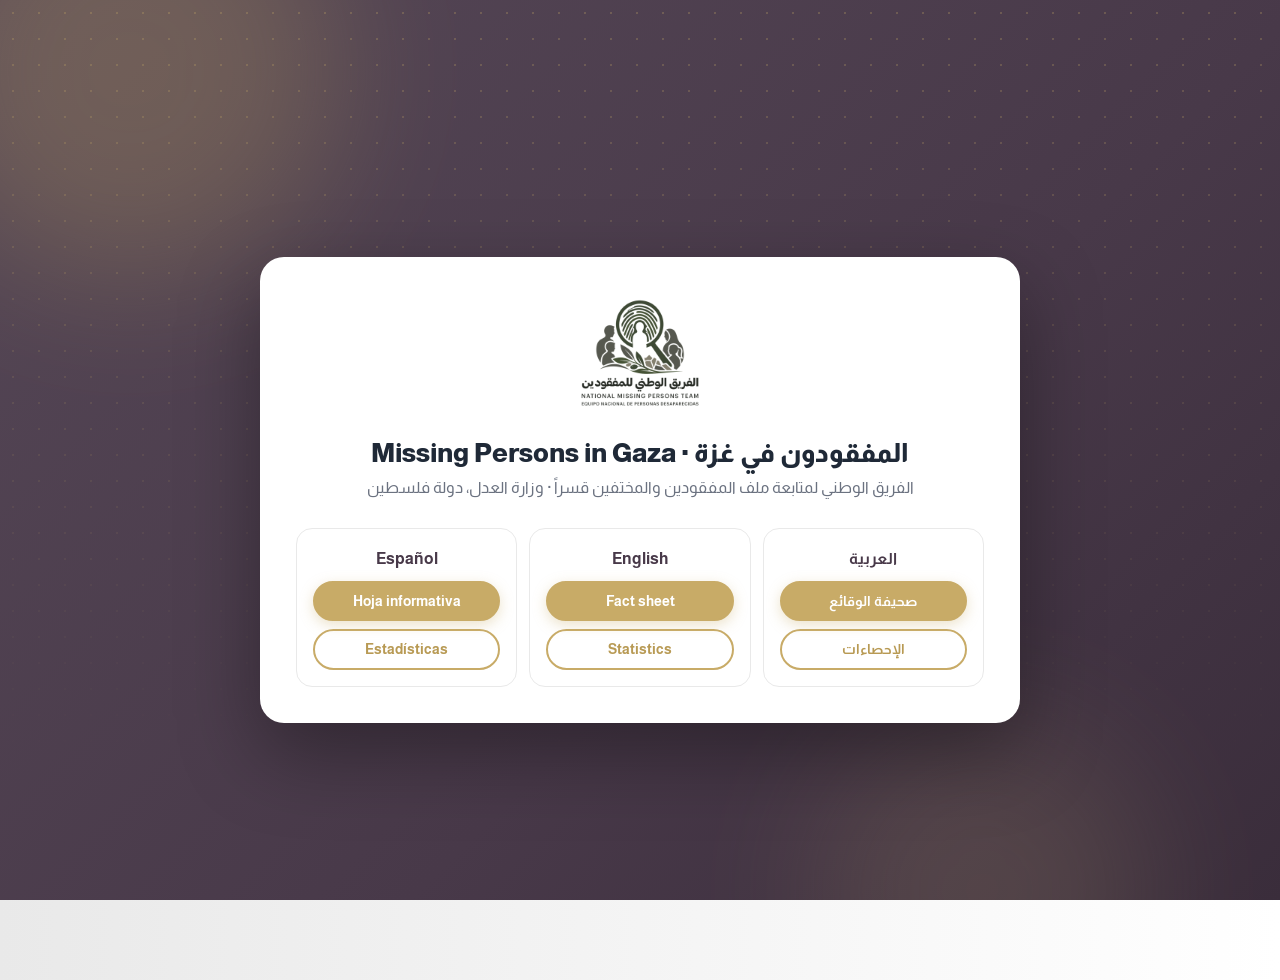
<file: index.html>
<!doctype html>
<html lang="ar" dir="rtl">
<head>
<meta charset="utf-8">
<meta name="robots" content="noindex, nofollow">
<meta name="viewport" content="width=device-width, initial-scale=1">
<title>المفقودون في غزة | Missing Persons in Gaza</title>
<link rel="icon" href="assets/img/coat-of-arms.png">
<link rel="stylesheet" href="https://fonts.googleapis.com/css2?family=Almarai:wght@400;700;800&display=swap">
<link rel="stylesheet" href="assets/css/missing-persons.css">
<style>
  body { margin: 0; }
  .mp-pick { min-height: 100vh; display: grid; place-items: center; padding: 40px 0; }
  .mp-pick .mp-hero { position: fixed; inset: 0; padding: 0; z-index: 0; }
  .mp-pick-card { position: relative; z-index: 1; background: #fff; border-radius: 24px; padding: 36px; width: min(760px, calc(100% - 32px)); box-shadow: 0 30px 80px rgba(0,0,0,.35); text-align: center; }
  .mp-pick-card img { width: 120px; }
  .mp-pick-card h1 { font-size: 26px; margin: 14px 0 4px; }
  .mp-pick-card p { color: #6B7280; }
  .mp-pick-grid { display: grid; grid-template-columns: repeat(3, 1fr); gap: 12px; margin-top: 26px; }
  .mp-pick-grid div { border: 1px solid #E9E9E9; border-radius: 16px; padding: 16px; display: grid; gap: 8px; }
  .mp-pick-grid strong { color: #483949; }
  .mp-pick-grid .mp-btn { padding: 10px 16px; font-size: 14px; }
  @media (max-width: 560px) { .mp-pick-grid { grid-template-columns: 1fr; } .mp-pick-card { padding: 24px 18px; } }
</style>
</head>
<body>
<div class="mp mp-pick" lang="ar" dir="rtl">
  <div class="mp-hero"><span class="mp-hero-glow g1"></span><span class="mp-hero-glow g2"></span></div>
  <main class="mp-pick-card">
    <img src="assets/img/national-team-logo.png" alt="الفريق الوطني لمتابعة ملف المفقودين والمختفين قسراً">
    <h1>المفقودون في غزة · Missing Persons in Gaza</h1>
    <p>الفريق الوطني لمتابعة ملف المفقودين والمختفين قسراً · وزارة العدل، دولة فلسطين</p>
    <div class="mp-pick-grid">
      <div lang="ar"><strong>العربية</strong><a class="mp-btn" href="national-team-missing-persons/">صحيفة الوقائع</a><a class="mp-btn mp-btn-outline" href="national-team-missing-persons-statistics/">الإحصاءات</a></div>
      <div lang="en" dir="ltr"><strong>English</strong><a class="mp-btn" href="en/national-team-missing-persons/">Fact sheet</a><a class="mp-btn mp-btn-outline" href="en/national-team-missing-persons-statistics/">Statistics</a></div>
      <div lang="es" dir="ltr"><strong>Español</strong><a class="mp-btn" href="es/national-team-missing-persons/">Hoja informativa</a><a class="mp-btn mp-btn-outline" href="es/national-team-missing-persons-statistics/">Estadísticas</a></div>
    </div>
  </main>
</div>
</body>
</html>
</file>
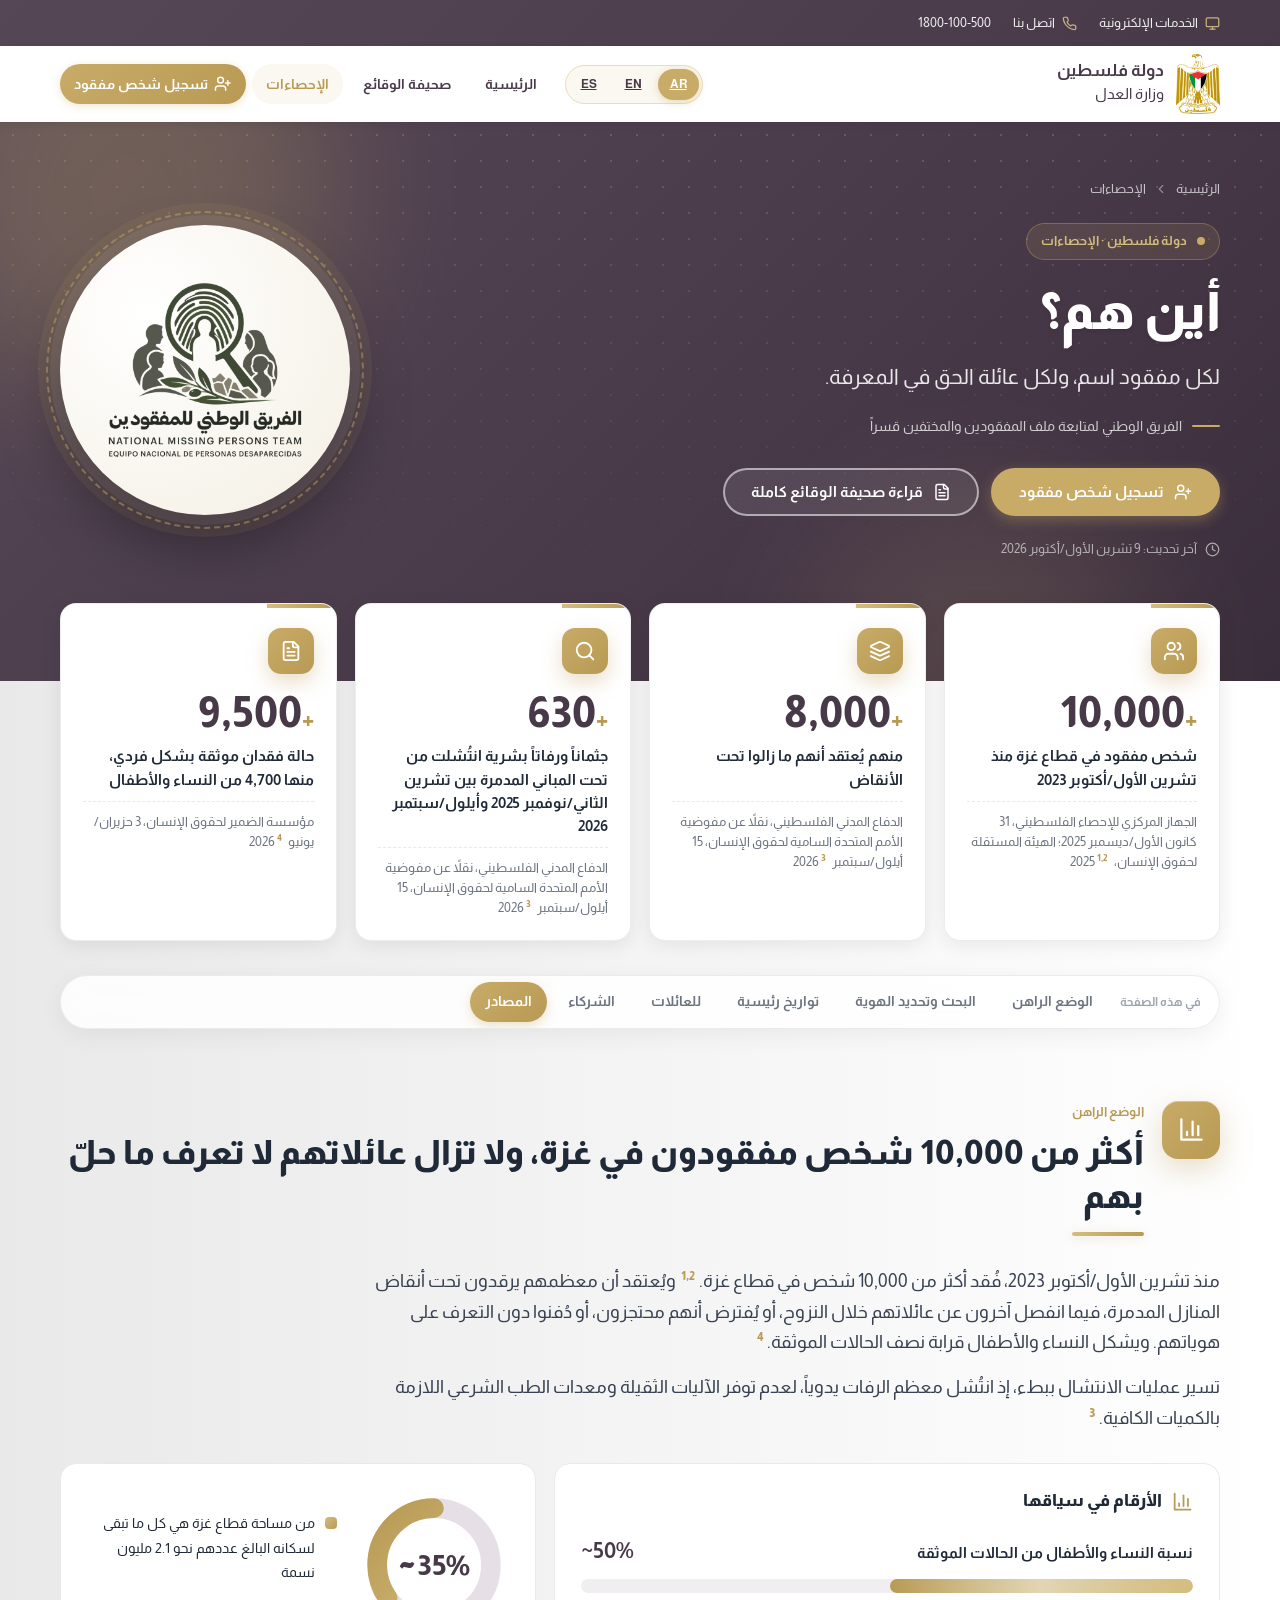
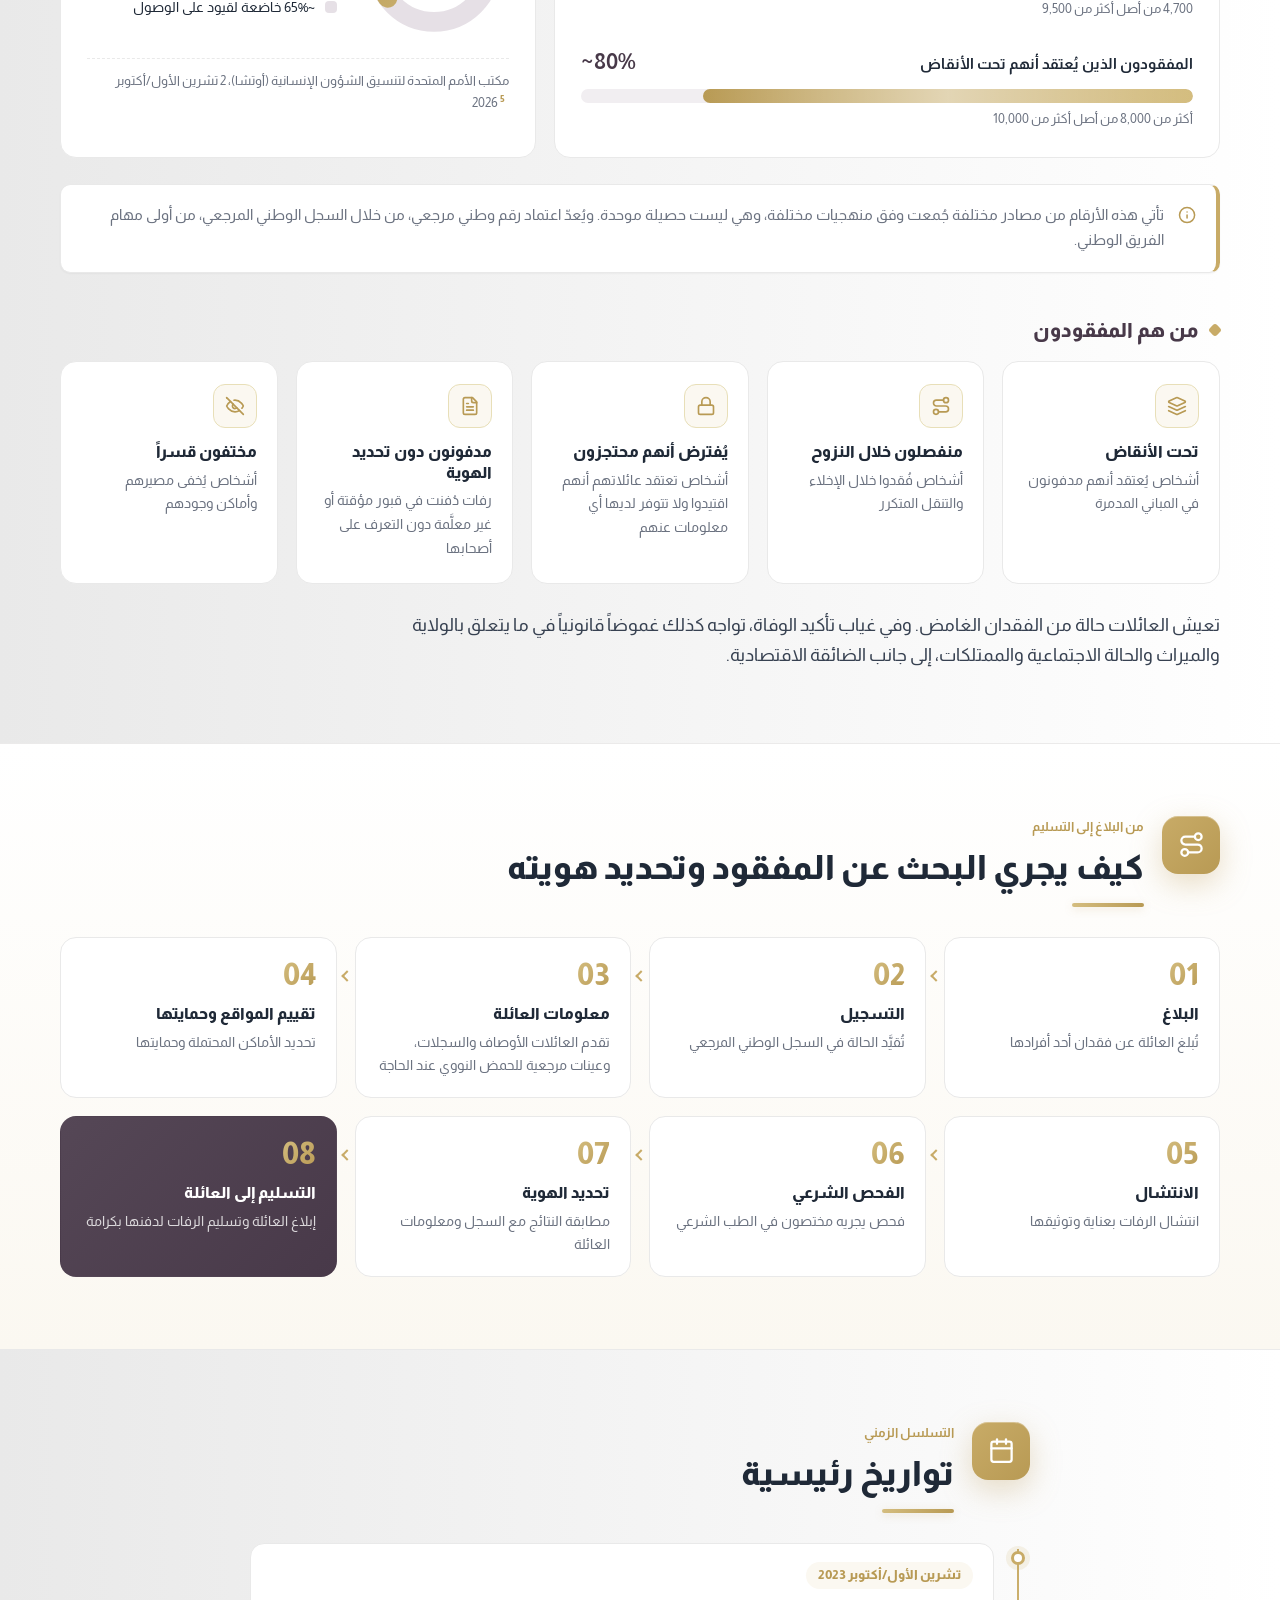
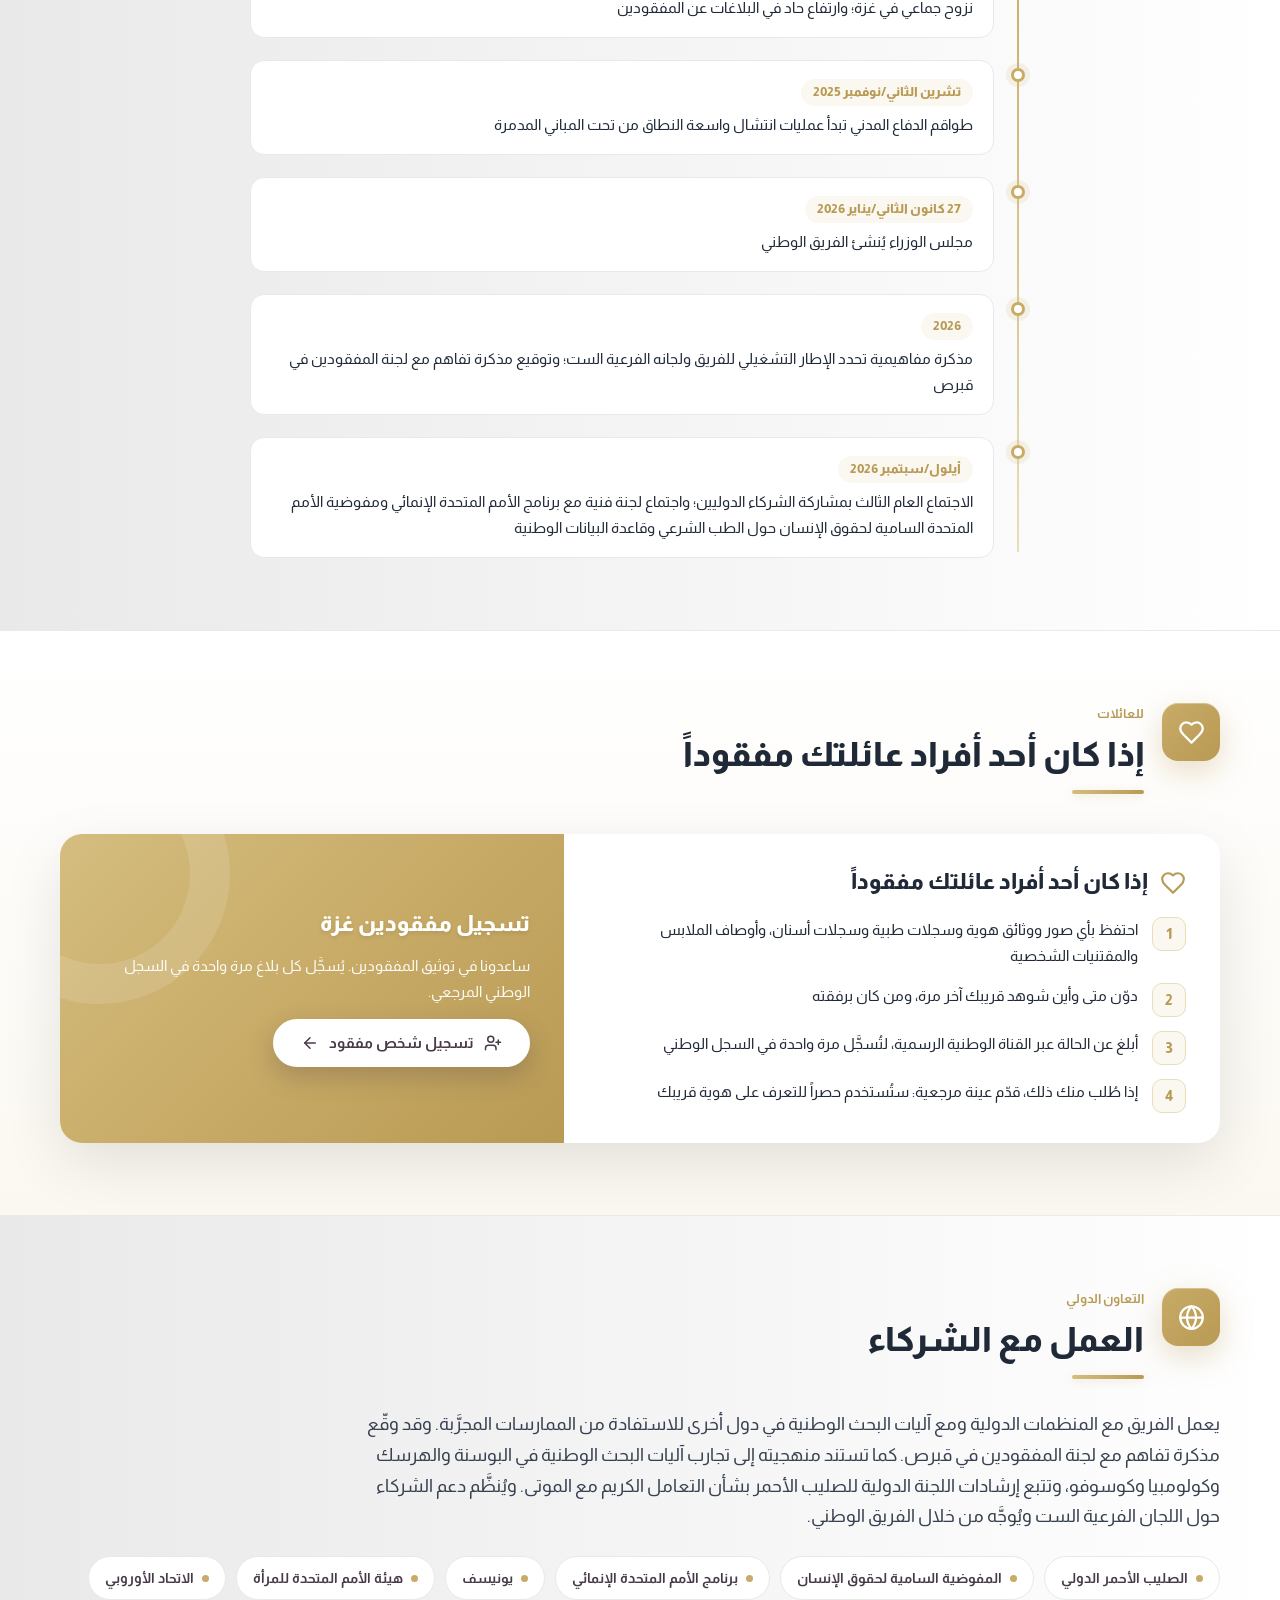
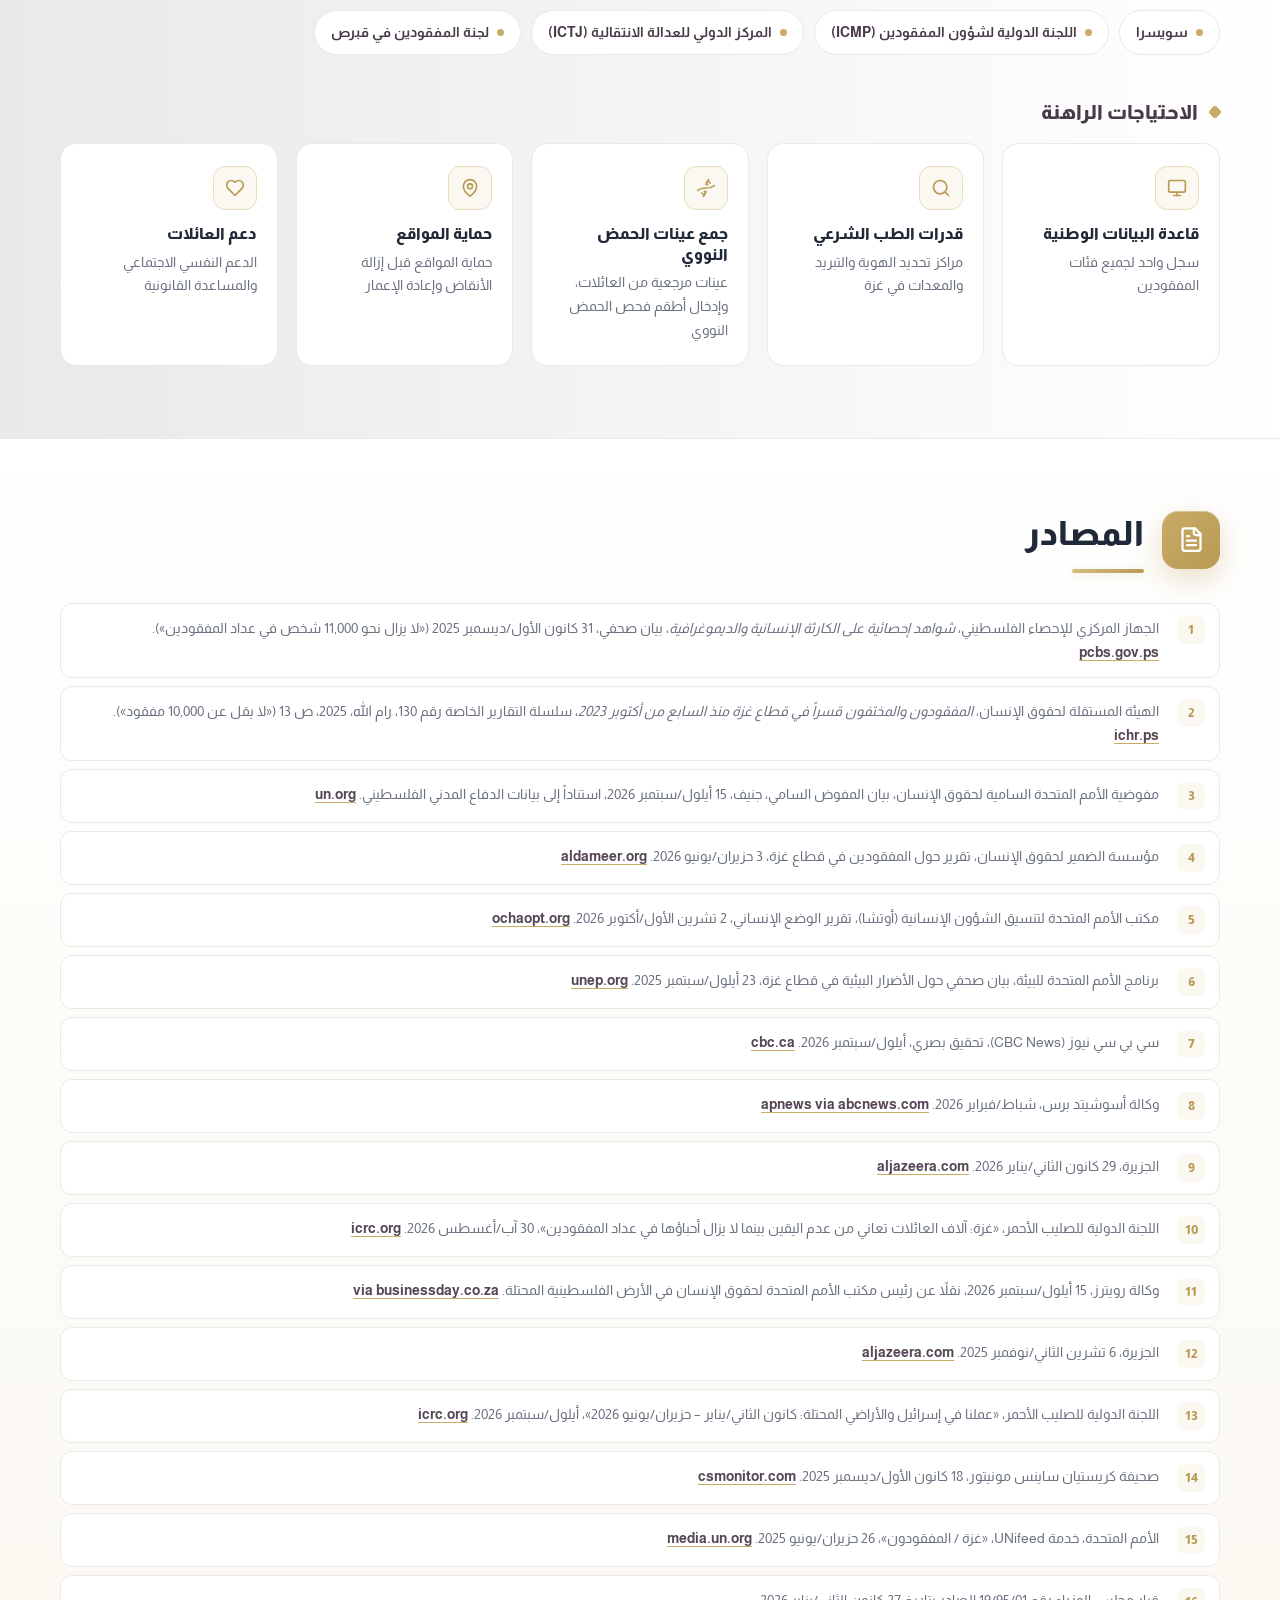
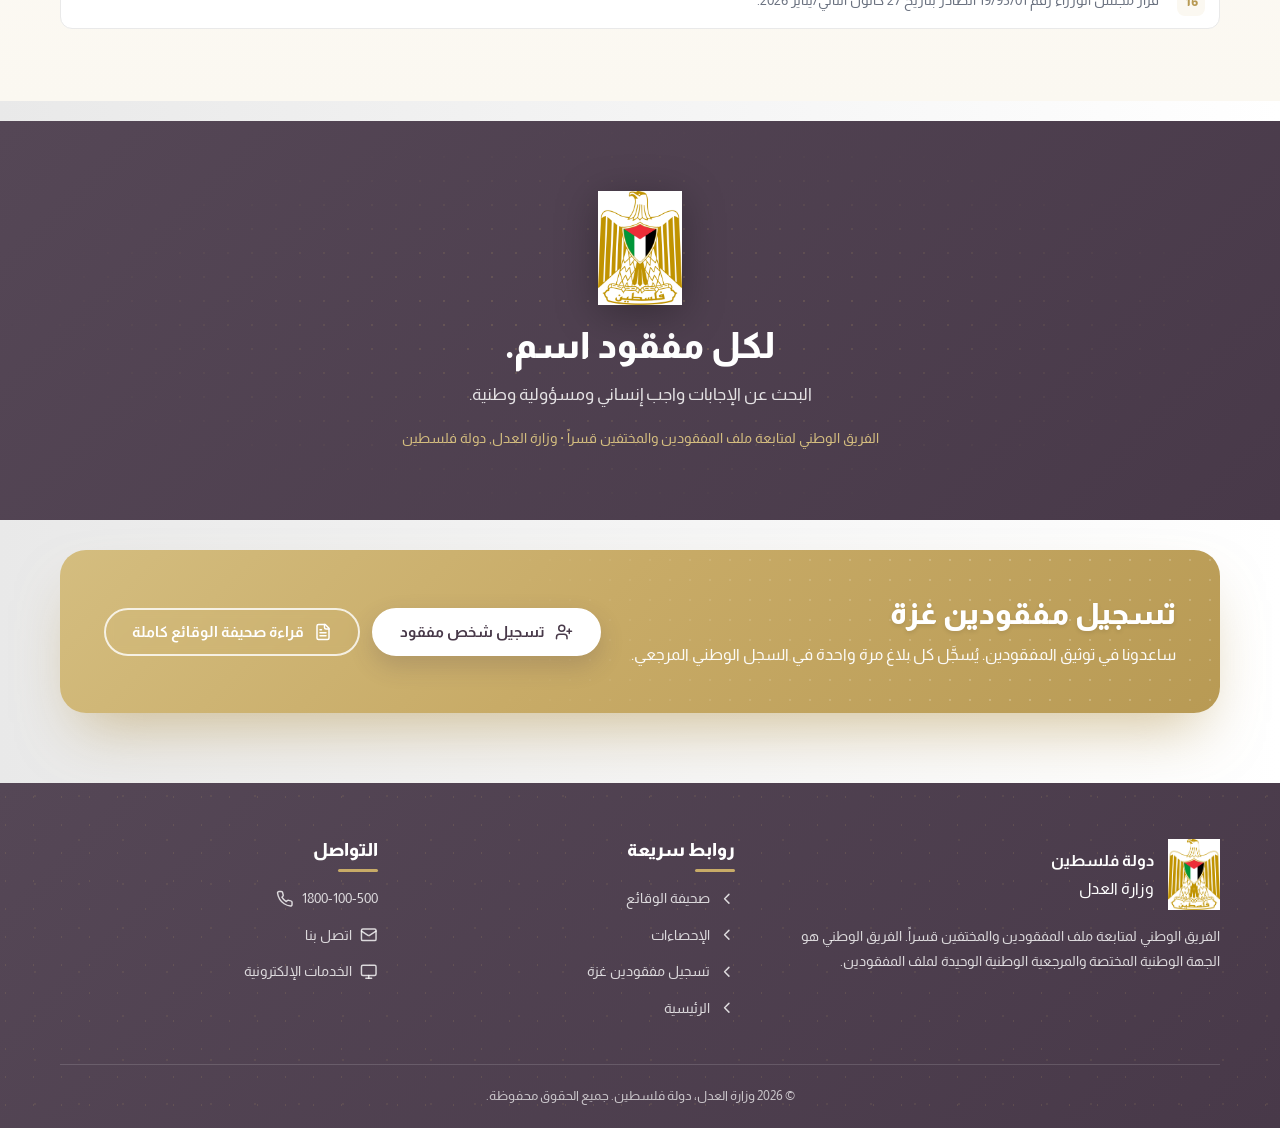
<file: national-team-missing-persons-statistics/index.html>
<!doctype html>
<html lang="ar" dir="rtl">
<head>
<meta charset="utf-8">
<meta name="robots" content="noindex, nofollow">
<meta name="viewport" content="width=device-width, initial-scale=1">
<title>أين هم؟ المفقودون في غزة بالأرقام | وزارة العدل, دولة فلسطين</title>
<meta name="description" content="إحصاءات حول المفقودين في قطاع غزة: الأرقام الرئيسية، وأسباب بقاء الحالات مفتوحة، وكيف يبحث الفريق الوطني عن المفقودين ويحدد هوياتهم.">
<meta name="theme-color" content="#554756">
<meta property="og:title" content="أين هم؟ المفقودون في غزة بالأرقام">
<meta property="og:description" content="إحصاءات حول المفقودين في قطاع غزة: الأرقام الرئيسية، وأسباب بقاء الحالات مفتوحة، وكيف يبحث الفريق الوطني عن المفقودين ويحدد هوياتهم.">
<meta property="og:image" content="../assets/img/national-team-logo.png">
<link rel="canonical" href="https://moj.pna.ps/national-team-missing-persons-statistics">
<link rel="alternate" hreflang="ar" href="https://moj.pna.ps/national-team-missing-persons-statistics">
<link rel="alternate" hreflang="en" href="https://moj.pna.ps/en/national-team-missing-persons-statistics">
<link rel="alternate" hreflang="es" href="https://moj.pna.ps/es/national-team-missing-persons-statistics">
<link rel="alternate" hreflang="x-default" href="https://moj.pna.ps/national-team-missing-persons-statistics">
<link rel="icon" href="../assets/img/coat-of-arms.png">
<!-- Almarai is already self-hosted on moj.pna.ps; this link is only for standalone use -->
<link rel="preconnect" href="https://fonts.googleapis.com">
<link rel="preconnect" href="https://fonts.gstatic.com" crossorigin>
<link rel="stylesheet" href="https://fonts.googleapis.com/css2?family=Almarai:wght@300;400;700;800&display=swap">
<link rel="stylesheet" href="../assets/css/missing-persons.css">
<script src="../assets/js/missing-persons.js" defer></script>
<style>html{scroll-behavior:smooth}body{margin:0;background:#fff}</style>
</head>
<body>
<div class="mp" lang="ar" dir="rtl" data-locale="en-US">
<div class="mp-progress" aria-hidden="true"><span></span></div>
<a class="mp-skip" href="#mp-content">انتقل إلى المحتوى</a>
<!-- SHELL:START (standalone header; remove when the page is placed inside the site layout) -->
<div class="mp-topbar"><div class="mp-container">
  <div class="mp-topbar-links">
    <a href="https://eservices.moj.pna.ps" rel="noopener"><svg class="mp-icon" viewBox="0 0 24 24" aria-hidden="true" focusable="false"><rect width="20" height="14" x="2" y="3" rx="2"/><path d="M8 21h8"/><path d="M12 17v4"/></svg>الخدمات الإلكترونية</a>
    <a href="https://moj.pna.ps/Contact-Us"><svg class="mp-icon" viewBox="0 0 24 24" aria-hidden="true" focusable="false"><path d="M22 16.92v3a2 2 0 0 1-2.18 2 19.79 19.79 0 0 1-8.63-3.07 19.5 19.5 0 0 1-6-6 19.79 19.79 0 0 1-3.07-8.67A2 2 0 0 1 4.11 2h3a2 2 0 0 1 2 1.72 12.84 12.84 0 0 0 .7 2.81 2 2 0 0 1-.45 2.11L8.09 9.91a16 16 0 0 0 6 6l1.27-1.27a2 2 0 0 1 2.11-.45 12.84 12.84 0 0 0 2.81.7A2 2 0 0 1 22 16.92z"/></svg>اتصل بنا</a>
    <a href="tel:1800100500" dir="ltr">1800-100-500</a>
  </div>
</div></div>
<header class="mp-header"><div class="mp-container">
  <a class="mp-brand" href="https://moj.pna.ps/"><img src="../assets/img/coat-of-arms.png" alt="" width="44" height="60"><span><strong>دولة فلسطين</strong><span>وزارة العدل</span></span></a>
  <div class="mp-header-end">
  <nav class="mp-lang" aria-label="اللغة"><a href="../national-team-missing-persons-statistics/" hreflang="ar" lang="ar" aria-current="true" title="العربية">AR</a><a href="../en/national-team-missing-persons-statistics/" hreflang="en" lang="en" title="English">EN</a><a href="../es/national-team-missing-persons-statistics/" hreflang="es" lang="es" title="Español">ES</a></nav>
  <nav class="mp-nav" aria-label="الرئيسية">
    <a href="https://moj.pna.ps/">الرئيسية</a>
    <a href="../national-team-missing-persons/">صحيفة الوقائع</a>
    <a href="../national-team-missing-persons-statistics/" aria-current="page">الإحصاءات</a>
    <a class="mp-nav-cta" href="https://moj.pna.ps/gaza-lost-people"><svg class="mp-icon" viewBox="0 0 24 24" aria-hidden="true" focusable="false"><path d="M16 21v-2a4 4 0 0 0-4-4H6a4 4 0 0 0-4 4v2"/><circle cx="9" cy="7" r="4"/><path d="M19 8v6"/><path d="M22 11h-6"/></svg><span>تسجيل شخص مفقود</span></a>
  </nav>
  </div>
</div></header>
<!-- SHELL:END -->

<section class="mp-hero">
  <span class="mp-hero-glow g1"></span><span class="mp-hero-glow g2"></span>
  <div class="mp-container">
    <div class="mp-hero-text">
      <nav class="mp-crumbs" aria-label="breadcrumb"><a href="https://moj.pna.ps/">الرئيسية</a><svg class="mp-icon mp-flip" viewBox="0 0 24 24" aria-hidden="true" focusable="false"><path d="m9 18 6-6-6-6"/></svg><span aria-current="page">الإحصاءات</span></nav>
      <span class="mp-eyebrow">دولة فلسطين · الإحصاءات</span>
      <h1>أين هم؟</h1>
      <p class="mp-hero-tag">لكل مفقود اسم، ولكل عائلة الحق في المعرفة.</p>
      <p class="mp-hero-team">الفريق الوطني لمتابعة ملف المفقودين والمختفين قسراً</p>
      <div class="mp-hero-actions"><a class="mp-btn" href="https://moj.pna.ps/gaza-lost-people"><svg class="mp-icon" viewBox="0 0 24 24" aria-hidden="true" focusable="false"><path d="M16 21v-2a4 4 0 0 0-4-4H6a4 4 0 0 0-4 4v2"/><circle cx="9" cy="7" r="4"/><path d="M19 8v6"/><path d="M22 11h-6"/></svg>تسجيل شخص مفقود</a><a class="mp-btn mp-btn-ghost" href="../national-team-missing-persons/"><svg class="mp-icon" viewBox="0 0 24 24" aria-hidden="true" focusable="false"><path d="M15 2H6a2 2 0 0 0-2 2v16a2 2 0 0 0 2 2h12a2 2 0 0 0 2-2V7Z"/><path d="M14 2v4a2 2 0 0 0 2 2h4"/><path d="M16 13H8"/><path d="M16 17H8"/><path d="M10 9H8"/></svg>قراءة صحيفة الوقائع كاملة</a></div>
      <p class="mp-hero-meta"><svg class="mp-icon" viewBox="0 0 24 24" aria-hidden="true" focusable="false"><circle cx="12" cy="12" r="10"/><path d="M12 6v6l4 2"/></svg>آخر تحديث: 9 تشرين الأول/أكتوبر 2026</p>
    </div>
    <div class="mp-hero-logo-wrap"><div class="mp-hero-logo"><picture><source srcset="../assets/img/national-team-logo.webp" type="image/webp"><img src="../assets/img/national-team-logo.png" alt="الفريق الوطني لمتابعة ملف المفقودين والمختفين قسراً" width="560" height="560"></picture></div></div>
  </div>
</section>
<div class="mp-container">
  <div class="mp-kpis"><article class="mp-kpi" data-reveal style="--i:0"><div class="mp-kpi-icon"><svg class="mp-icon" viewBox="0 0 24 24" aria-hidden="true" focusable="false"><path d="M16 21v-2a4 4 0 0 0-4-4H6a4 4 0 0 0-4 4v2"/><circle cx="9" cy="7" r="4"/><path d="M22 21v-2a4 4 0 0 0-3-3.87"/><path d="M16 3.13a4 4 0 0 1 0 7.75"/></svg></div><span class="mp-num" data-count="10000" data-prefix="" data-suffix="+">10,000<small>+</small></span><p class="mp-kpi-label">شخص مفقود في قطاع غزة منذ تشرين الأول/أكتوبر 2023</p><p class="mp-kpi-src">الجهاز المركزي للإحصاء الفلسطيني، 31 كانون الأول/ديسمبر 2025؛ الهيئة المستقلة لحقوق الإنسان، 2025<sup class="mp-ref"><a href="#src-1">1,2</a></sup></p></article><article class="mp-kpi" data-reveal style="--i:1"><div class="mp-kpi-icon"><svg class="mp-icon" viewBox="0 0 24 24" aria-hidden="true" focusable="false"><path d="m12.83 2.18a2 2 0 0 0-1.66 0L2.6 6.08a1 1 0 0 0 0 1.83l8.58 3.91a2 2 0 0 0 1.66 0l8.58-3.9a1 1 0 0 0 0-1.83Z"/><path d="m22 17.65-9.17 4.16a2 2 0 0 1-1.66 0L2 17.65"/><path d="m22 12.65-9.17 4.16a2 2 0 0 1-1.66 0L2 12.65"/></svg></div><span class="mp-num" data-count="8000" data-prefix="" data-suffix="+">8,000<small>+</small></span><p class="mp-kpi-label">منهم يُعتقد أنهم ما زالوا تحت الأنقاض</p><p class="mp-kpi-src">الدفاع المدني الفلسطيني، نقلاً عن مفوضية الأمم المتحدة السامية لحقوق الإنسان، 15 أيلول/سبتمبر 2026<sup class="mp-ref"><a href="#src-3">3</a></sup></p></article><article class="mp-kpi" data-reveal style="--i:2"><div class="mp-kpi-icon"><svg class="mp-icon" viewBox="0 0 24 24" aria-hidden="true" focusable="false"><circle cx="11" cy="11" r="8"/><path d="m21 21-4.3-4.3"/></svg></div><span class="mp-num" data-count="630" data-prefix="" data-suffix="+">630<small>+</small></span><p class="mp-kpi-label">جثماناً ورفاتاً بشرية انتُشلت من تحت المباني المدمرة بين تشرين الثاني/نوفمبر 2025 وأيلول/سبتمبر 2026</p><p class="mp-kpi-src">الدفاع المدني الفلسطيني، نقلاً عن مفوضية الأمم المتحدة السامية لحقوق الإنسان، 15 أيلول/سبتمبر 2026<sup class="mp-ref"><a href="#src-3">3</a></sup></p></article><article class="mp-kpi" data-reveal style="--i:3"><div class="mp-kpi-icon"><svg class="mp-icon" viewBox="0 0 24 24" aria-hidden="true" focusable="false"><path d="M15 2H6a2 2 0 0 0-2 2v16a2 2 0 0 0 2 2h12a2 2 0 0 0 2-2V7Z"/><path d="M14 2v4a2 2 0 0 0 2 2h4"/><path d="M16 13H8"/><path d="M16 17H8"/><path d="M10 9H8"/></svg></div><span class="mp-num" data-count="9500" data-prefix="" data-suffix="+">9,500<small>+</small></span><p class="mp-kpi-label">حالة فقدان موثقة بشكل فردي، منها 4,700 من النساء والأطفال</p><p class="mp-kpi-src">مؤسسة الضمير لحقوق الإنسان، 3 حزيران/يونيو 2026<sup class="mp-ref"><a href="#src-4">4</a></sup></p></article></div>
</div>
<nav class="mp-toc" aria-label="في هذه الصفحة"><div class="mp-container"><div class="mp-toc-inner"><span class="mp-toc-label">في هذه الصفحة</span><a href="#situation">الوضع الراهن</a><a href="#process">البحث وتحديد الهوية</a><a href="#key-dates">تواريخ رئيسية</a><a href="#families">للعائلات</a><a href="#partners">الشركاء</a><a href="#sources">المصادر</a></div></div></nav>
<main id="mp-content" class="mp-main">
<section id="situation" class="mp-section"><div class="mp-container">
  <div class="mp-head" data-reveal><div class="mp-head-icon"><svg class="mp-icon" viewBox="0 0 24 24" aria-hidden="true" focusable="false"><path d="M3 3v18h18"/><path d="M18 17V9"/><path d="M13 17V5"/><path d="M8 17v-3"/></svg></div><div><span class="mp-kicker">الوضع الراهن</span><h2>أكثر من 10,000 شخص مفقودون في غزة، ولا تزال عائلاتهم لا تعرف ما حلّ بهم</h2><span class="mp-divider"></span></div></div>
  <p class="mp-lead" data-reveal>منذ تشرين الأول/أكتوبر 2023، فُقد أكثر من 10,000 شخص في قطاع غزة.<sup class="mp-ref"><a href="#src-1">1,2</a></sup> ويُعتقد أن معظمهم يرقدون تحت أنقاض المنازل المدمرة، فيما انفصل آخرون عن عائلاتهم خلال النزوح، أو يُفترض أنهم محتجزون، أو دُفنوا دون التعرف على هوياتهم. ويشكل النساء والأطفال قرابة نصف الحالات الموثقة.<sup class="mp-ref"><a href="#src-4">4</a></sup></p><p class="mp-lead" data-reveal>تسير عمليات الانتشال ببطء، إذ انتُشل معظم الرفات يدوياً، لعدم توفر الآليات الثقيلة ومعدات الطب الشرعي اللازمة بالكميات الكافية.<sup class="mp-ref"><a href="#src-3">3</a></sup></p>
  <div class="mp-viz">
    <div class="mp-viz-card" data-reveal><h3><svg class="mp-icon" viewBox="0 0 24 24" aria-hidden="true" focusable="false"><path d="M3 3v18h18"/><path d="M18 17V9"/><path d="M13 17V5"/><path d="M8 17v-3"/></svg>الأرقام في سياقها</h3><div class="mp-bar" data-reveal><div class="mp-bar-top"><span>نسبة النساء والأطفال من الحالات الموثقة</span><b>~50%</b></div><div class="mp-bar-track" role="img" aria-label="نسبة النساء والأطفال من الحالات الموثقة: 4,700 من أصل أكثر من 9,500"><div class="mp-bar-fill" style="--v:49.5"></div></div><small>4,700 من أصل أكثر من 9,500</small></div><div class="mp-bar" data-reveal><div class="mp-bar-top"><span>المفقودون الذين يُعتقد أنهم تحت الأنقاض</span><b>~80%</b></div><div class="mp-bar-track" role="img" aria-label="المفقودون الذين يُعتقد أنهم تحت الأنقاض: أكثر من 8,000 من أصل أكثر من 10,000"><div class="mp-bar-fill" style="--v:80"></div></div><small>أكثر من 8,000 من أصل أكثر من 10,000</small></div></div>
    <div class="mp-viz-card" data-reveal style="--i:1">
  <div class="mp-donut-wrap">
    <div class="mp-donut" style="--v:35" role="img" aria-label="~35% من مساحة قطاع غزة هي كل ما تبقى لسكانه البالغ عددهم نحو 2.1 مليون نسمة">
      <svg viewBox="0 0 42 42" aria-hidden="true"><defs><linearGradient id="mp-grad" x1="0" y1="0" x2="1" y2="1"><stop offset="0" stop-color="#D4BD7F"/><stop offset="1" stop-color="#B89A54"/></linearGradient></defs>
        <circle class="bg" cx="21" cy="21" r="15.915" stroke-width="6"/><circle class="fg" cx="21" cy="21" r="15.915" stroke-width="6" pathLength="100"/></svg>
      <span class="mp-donut-center">~35%</span>
    </div>
    <div class="mp-legend"><span><i style="background:linear-gradient(135deg,#D4BD7F,#B89A54)"></i>من مساحة قطاع غزة هي كل ما تبقى لسكانه البالغ عددهم نحو 2.1 مليون نسمة</span><span><i style="background:#E6E0E6"></i>~65% خاضعة لقيود على الوصول</span></div>
  </div><p class="mp-donut-src">مكتب الأمم المتحدة لتنسيق الشؤون الإنسانية (أوتشا)، 2 تشرين الأول/أكتوبر 2026<sup class="mp-ref"><a href="#src-5">5</a></sup></p></div>
  </div>
  <p class="mp-note" data-reveal><svg class="mp-icon" viewBox="0 0 24 24" aria-hidden="true" focusable="false"><circle cx="12" cy="12" r="10"/><path d="M12 16v-4"/><path d="M12 8h.01"/></svg><span>تأتي هذه الأرقام من مصادر مختلفة جُمعت وفق منهجيات مختلفة، وهي ليست حصيلة موحدة. ويُعدّ اعتماد رقم وطني مرجعي، من خلال السجل الوطني المرجعي، من أولى مهام الفريق الوطني.</span></p>
  <h3 class="mp-h3" data-reveal>من هم المفقودون</h3>
  <div class="mp-grid mp-g5"><div class="mp-tile" data-reveal style="--i:0"><div class="mp-tile-icon"><svg class="mp-icon" viewBox="0 0 24 24" aria-hidden="true" focusable="false"><path d="m12.83 2.18a2 2 0 0 0-1.66 0L2.6 6.08a1 1 0 0 0 0 1.83l8.58 3.91a2 2 0 0 0 1.66 0l8.58-3.9a1 1 0 0 0 0-1.83Z"/><path d="m22 17.65-9.17 4.16a2 2 0 0 1-1.66 0L2 17.65"/><path d="m22 12.65-9.17 4.16a2 2 0 0 1-1.66 0L2 12.65"/></svg></div><h4>تحت الأنقاض</h4><p>أشخاص يُعتقد أنهم مدفونون في المباني المدمرة</p></div><div class="mp-tile" data-reveal style="--i:1"><div class="mp-tile-icon"><svg class="mp-icon" viewBox="0 0 24 24" aria-hidden="true" focusable="false"><circle cx="6" cy="19" r="3"/><path d="M9 19h8.5a3.5 3.5 0 0 0 0-7h-11a3.5 3.5 0 0 1 0-7H15"/><circle cx="18" cy="5" r="3"/></svg></div><h4>منفصلون خلال النزوح</h4><p>أشخاص فُقدوا خلال الإخلاء والتنقل المتكرر</p></div><div class="mp-tile" data-reveal style="--i:2"><div class="mp-tile-icon"><svg class="mp-icon" viewBox="0 0 24 24" aria-hidden="true" focusable="false"><rect width="18" height="11" x="3" y="11" rx="2"/><path d="M7 11V7a5 5 0 0 1 10 0v4"/></svg></div><h4>يُفترض أنهم محتجزون</h4><p>أشخاص تعتقد عائلاتهم أنهم اقتيدوا ولا تتوفر لديها أي معلومات عنهم</p></div><div class="mp-tile" data-reveal style="--i:3"><div class="mp-tile-icon"><svg class="mp-icon" viewBox="0 0 24 24" aria-hidden="true" focusable="false"><path d="M15 2H6a2 2 0 0 0-2 2v16a2 2 0 0 0 2 2h12a2 2 0 0 0 2-2V7Z"/><path d="M14 2v4a2 2 0 0 0 2 2h4"/><path d="M16 13H8"/><path d="M16 17H8"/><path d="M10 9H8"/></svg></div><h4>مدفونون دون تحديد الهوية</h4><p>رفات دُفنت في قبور مؤقتة أو غير معلَّمة دون التعرف على أصحابها</p></div><div class="mp-tile" data-reveal style="--i:4"><div class="mp-tile-icon"><svg class="mp-icon" viewBox="0 0 24 24" aria-hidden="true" focusable="false"><path d="M9.88 9.88a3 3 0 1 0 4.24 4.24"/><path d="M10.73 5.08A10.43 10.43 0 0 1 12 5c7 0 10 7 10 7a13.16 13.16 0 0 1-1.67 2.68"/><path d="M6.61 6.61A13.53 13.53 0 0 0 2 12s3 7 10 7a9.74 9.74 0 0 0 5.39-1.61"/><path d="m2 2 20 20"/></svg></div><h4>مختفون قسراً</h4><p>أشخاص يُخفى مصيرهم وأماكن وجودهم</p></div></div>
  <p class="mp-lead" data-reveal style="margin-top:26px">تعيش العائلات حالة من الفقدان الغامض. وفي غياب تأكيد الوفاة، تواجه كذلك غموضاً قانونياً في ما يتعلق بالولاية والميراث والحالة الاجتماعية والممتلكات، إلى جانب الضائقة الاقتصادية.</p>
</div></section>

<section id="process" class="mp-section mp-section-alt"><div class="mp-container">
  <div class="mp-head" data-reveal><div class="mp-head-icon"><svg class="mp-icon" viewBox="0 0 24 24" aria-hidden="true" focusable="false"><circle cx="6" cy="19" r="3"/><path d="M9 19h8.5a3.5 3.5 0 0 0 0-7h-11a3.5 3.5 0 0 1 0-7H15"/><circle cx="18" cy="5" r="3"/></svg></div><div><span class="mp-kicker">من البلاغ إلى التسليم</span><h2>كيف يجري البحث عن المفقود وتحديد هويته</h2><span class="mp-divider"></span></div></div>
  <ol class="mp-process"><li class="mp-step" data-reveal style="--i:0"><span class="mp-step-n">01</span><h4>البلاغ</h4><p>تُبلغ العائلة عن فقدان أحد أفرادها</p></li><li class="mp-step" data-reveal style="--i:1"><span class="mp-step-n">02</span><h4>التسجيل</h4><p>تُقيَّد الحالة في السجل الوطني المرجعي</p></li><li class="mp-step" data-reveal style="--i:2"><span class="mp-step-n">03</span><h4>معلومات العائلة</h4><p>تقدم العائلات الأوصاف والسجلات، وعينات مرجعية للحمض النووي عند الحاجة</p></li><li class="mp-step" data-reveal style="--i:3"><span class="mp-step-n">04</span><h4>تقييم المواقع وحمايتها</h4><p>تحديد الأماكن المحتملة وحمايتها</p></li><li class="mp-step" data-reveal style="--i:0"><span class="mp-step-n">05</span><h4>الانتشال</h4><p>انتشال الرفات بعناية وتوثيقها</p></li><li class="mp-step" data-reveal style="--i:1"><span class="mp-step-n">06</span><h4>الفحص الشرعي</h4><p>فحص يجريه مختصون في الطب الشرعي</p></li><li class="mp-step" data-reveal style="--i:2"><span class="mp-step-n">07</span><h4>تحديد الهوية</h4><p>مطابقة النتائج مع السجل ومعلومات العائلة</p></li><li class="mp-step mp-step-final" data-reveal style="--i:3"><span class="mp-step-n">08</span><h4>التسليم إلى العائلة</h4><p>إبلاغ العائلة وتسليم الرفات لدفنها بكرامة</p></li></ol>
</div></section>

<section id="key-dates" class="mp-section"><div class="mp-container mp-narrow">
  <div class="mp-head" data-reveal><div class="mp-head-icon"><svg class="mp-icon" viewBox="0 0 24 24" aria-hidden="true" focusable="false"><rect width="18" height="18" x="3" y="4" rx="2"/><path d="M16 2v4"/><path d="M8 2v4"/><path d="M3 10h18"/></svg></div><div><span class="mp-kicker">التسلسل الزمني</span><h2>تواريخ رئيسية</h2><span class="mp-divider"></span></div></div>
  <ol class="mp-timeline"><li class="mp-tl" data-reveal style="--i:0"><div class="mp-tl-card"><time>تشرين الأول/أكتوبر 2023</time><p>نزوح جماعي في غزة؛ وارتفاع حاد في البلاغات عن المفقودين</p></div></li><li class="mp-tl" data-reveal style="--i:1"><div class="mp-tl-card"><time>تشرين الثاني/نوفمبر 2025</time><p>طواقم الدفاع المدني تبدأ عمليات انتشال واسعة النطاق من تحت المباني المدمرة</p></div></li><li class="mp-tl" data-reveal style="--i:2"><div class="mp-tl-card"><time>27 كانون الثاني/يناير 2026</time><p>مجلس الوزراء يُنشئ الفريق الوطني</p></div></li><li class="mp-tl" data-reveal style="--i:3"><div class="mp-tl-card"><time>2026</time><p>مذكرة مفاهيمية تحدد الإطار التشغيلي للفريق ولجانه الفرعية الست؛ وتوقيع مذكرة تفاهم مع لجنة المفقودين في قبرص</p></div></li><li class="mp-tl" data-reveal style="--i:4"><div class="mp-tl-card"><time>أيلول/سبتمبر 2026</time><p>الاجتماع العام الثالث بمشاركة الشركاء الدوليين؛ واجتماع لجنة فنية مع برنامج الأمم المتحدة الإنمائي ومفوضية الأمم المتحدة السامية لحقوق الإنسان حول الطب الشرعي وقاعدة البيانات الوطنية</p></div></li></ol>
</div></section>

<section id="families" class="mp-section mp-section-alt"><div class="mp-container">
  <div class="mp-head" data-reveal><div class="mp-head-icon"><svg class="mp-icon" viewBox="0 0 24 24" aria-hidden="true" focusable="false"><path d="M19 14c1.49-1.46 3-3.21 3-5.5A5.5 5.5 0 0 0 16.5 3c-1.76 0-3 .5-4.5 2-1.5-1.5-2.74-2-4.5-2A5.5 5.5 0 0 0 2 8.5c0 2.3 1.5 4.05 3 5.5l7 7Z"/></svg></div><div><span class="mp-kicker">للعائلات</span><h2>إذا كان أحد أفراد عائلتك مفقوداً</h2><span class="mp-divider"></span></div></div>
  <div class="mp-family" data-reveal>
  <div class="mp-family-steps"><h3><svg class="mp-icon" viewBox="0 0 24 24" aria-hidden="true" focusable="false"><path d="M19 14c1.49-1.46 3-3.21 3-5.5A5.5 5.5 0 0 0 16.5 3c-1.76 0-3 .5-4.5 2-1.5-1.5-2.74-2-4.5-2A5.5 5.5 0 0 0 2 8.5c0 2.3 1.5 4.05 3 5.5l7 7Z"/></svg>إذا كان أحد أفراد عائلتك مفقوداً</h3><ol><li>احتفظ بأي صور ووثائق هوية وسجلات طبية وسجلات أسنان، وأوصاف الملابس والمقتنيات الشخصية</li><li>دوّن متى وأين شوهد قريبك آخر مرة، ومن كان برفقته</li><li>أبلغ عن الحالة عبر القناة الوطنية الرسمية، لتُسجَّل مرة واحدة في السجل الوطني</li><li>إذا طُلب منك ذلك، قدّم عينة مرجعية: ستُستخدم حصراً للتعرف على هوية قريبك</li></ol></div>
  <div class="mp-family-cta"><h3>تسجيل مفقودين غزة</h3><p>ساعدونا في توثيق المفقودين. يُسجَّل كل بلاغ مرة واحدة في السجل الوطني المرجعي.</p>
    <a class="mp-btn" href="https://moj.pna.ps/gaza-lost-people"><svg class="mp-icon" viewBox="0 0 24 24" aria-hidden="true" focusable="false"><path d="M16 21v-2a4 4 0 0 0-4-4H6a4 4 0 0 0-4 4v2"/><circle cx="9" cy="7" r="4"/><path d="M19 8v6"/><path d="M22 11h-6"/></svg>تسجيل شخص مفقود<svg class="mp-icon mp-flip mp-flip-move" viewBox="0 0 24 24" aria-hidden="true" focusable="false"><path d="M5 12h14"/><path d="m12 5 7 7-7 7"/></svg></a></div>
</div>
</div></section>

<section id="partners" class="mp-section"><div class="mp-container">
  <div class="mp-head" data-reveal><div class="mp-head-icon"><svg class="mp-icon" viewBox="0 0 24 24" aria-hidden="true" focusable="false"><circle cx="12" cy="12" r="10"/><path d="M12 2a14.5 14.5 0 0 0 0 20 14.5 14.5 0 0 0 0-20"/><path d="M2 12h20"/></svg></div><div><span class="mp-kicker">التعاون الدولي</span><h2>العمل مع الشركاء</h2><span class="mp-divider"></span></div></div>
  <p class="mp-lead" data-reveal>يعمل الفريق مع المنظمات الدولية ومع آليات البحث الوطنية في دول أخرى للاستفادة من الممارسات المجرَّبة. وقد وقّع مذكرة تفاهم مع لجنة المفقودين في قبرص. كما تستند منهجيته إلى تجارب آليات البحث الوطنية في البوسنة والهرسك وكولومبيا وكوسوفو، وتتبع إرشادات اللجنة الدولية للصليب الأحمر بشأن التعامل الكريم مع الموتى. ويُنظَّم دعم الشركاء حول اللجان الفرعية الست ويُوجَّه من خلال الفريق الوطني.</p>
  <div class="mp-chips" data-reveal><span class="mp-chip">الصليب الأحمر الدولي</span><span class="mp-chip">المفوضية السامية لحقوق الإنسان</span><span class="mp-chip">برنامج الأمم المتحدة الإنمائي</span><span class="mp-chip">يونيسف</span><span class="mp-chip">هيئة الأمم المتحدة للمرأة</span><span class="mp-chip">الاتحاد الأوروبي</span><span class="mp-chip">سويسرا</span><span class="mp-chip">اللجنة الدولية لشؤون المفقودين (ICMP)</span><span class="mp-chip">المركز الدولي للعدالة الانتقالية (ICTJ)</span><span class="mp-chip">لجنة المفقودين في قبرص</span></div>
  <h3 class="mp-h3" data-reveal>الاحتياجات الراهنة</h3>
  <div class="mp-grid mp-g5"><div class="mp-tile" data-reveal style="--i:0"><div class="mp-tile-icon"><svg class="mp-icon" viewBox="0 0 24 24" aria-hidden="true" focusable="false"><rect width="20" height="14" x="2" y="3" rx="2"/><path d="M8 21h8"/><path d="M12 17v4"/></svg></div><h4>قاعدة البيانات الوطنية</h4><p>سجل واحد لجميع فئات المفقودين</p></div><div class="mp-tile" data-reveal style="--i:1"><div class="mp-tile-icon"><svg class="mp-icon" viewBox="0 0 24 24" aria-hidden="true" focusable="false"><circle cx="11" cy="11" r="8"/><path d="m21 21-4.3-4.3"/></svg></div><h4>قدرات الطب الشرعي</h4><p>مراكز تحديد الهوية والتبريد والمعدات في غزة</p></div><div class="mp-tile" data-reveal style="--i:2"><div class="mp-tile-icon"><svg class="mp-icon" viewBox="0 0 24 24" aria-hidden="true" focusable="false"><path d="M2 15c6.667-6 13.333 0 20-6"/><path d="M9 22c1.798-1.998 2.518-3.995 2.807-5.993"/><path d="M15 2c-1.798 1.998-2.518 3.995-2.807 5.993"/><path d="m17 6-2.5-2.5"/><path d="m14 8-1-1"/><path d="m7 18 2.5 2.5"/><path d="m10 16 1.5 1.5"/></svg></div><h4>جمع عينات الحمض النووي</h4><p>عينات مرجعية من العائلات، وإدخال أطقم فحص الحمض النووي</p></div><div class="mp-tile" data-reveal style="--i:3"><div class="mp-tile-icon"><svg class="mp-icon" viewBox="0 0 24 24" aria-hidden="true" focusable="false"><path d="M20 10c0 6-8 12-8 12s-8-6-8-12a8 8 0 0 1 16 0Z"/><circle cx="12" cy="10" r="3"/></svg></div><h4>حماية المواقع</h4><p>حماية المواقع قبل إزالة الأنقاض وإعادة الإعمار</p></div><div class="mp-tile" data-reveal style="--i:4"><div class="mp-tile-icon"><svg class="mp-icon" viewBox="0 0 24 24" aria-hidden="true" focusable="false"><path d="M19 14c1.49-1.46 3-3.21 3-5.5A5.5 5.5 0 0 0 16.5 3c-1.76 0-3 .5-4.5 2-1.5-1.5-2.74-2-4.5-2A5.5 5.5 0 0 0 2 8.5c0 2.3 1.5 4.05 3 5.5l7 7Z"/></svg></div><h4>دعم العائلات</h4><p>الدعم النفسي الاجتماعي والمساعدة القانونية</p></div></div>
</div></section>

<section id="sources" class="mp-section mp-section-alt"><div class="mp-container">
  <div class="mp-head" data-reveal><div class="mp-head-icon"><svg class="mp-icon" viewBox="0 0 24 24" aria-hidden="true" focusable="false"><path d="M15 2H6a2 2 0 0 0-2 2v16a2 2 0 0 0 2 2h12a2 2 0 0 0 2-2V7Z"/><path d="M14 2v4a2 2 0 0 0 2 2h4"/><path d="M16 13H8"/><path d="M16 17H8"/><path d="M10 9H8"/></svg></div><div><h2>المصادر</h2><span class="mp-divider"></span></div></div>
  <ol class="mp-sources"><li id="src-1"><span>الجهاز المركزي للإحصاء الفلسطيني، <em>شواهد إحصائية على الكارثة الإنسانية والديموغرافية</em>، بيان صحفي، 31 كانون الأول/ديسمبر 2025 («لا يزال نحو 11,000 شخص في عداد المفقودين»). <a href="https://www.pcbs.gov.ps/portals/_pcbs/PressRelease/Press_En_PalPeopleEnd2025E.pdf" target="_blank" rel="noopener">pcbs.gov.ps</a></span></li><li id="src-2"><span>الهيئة المستقلة لحقوق الإنسان، <em>المفقودون والمختفون قسراً في قطاع غزة منذ السابع من أكتوبر 2023</em>، سلسلة التقارير الخاصة رقم 130، رام الله، 2025، ص 13 («لا يقل عن 10,000 مفقود»). <a href="https://www.ichr.ps/" target="_blank" rel="noopener">ichr.ps</a></span></li><li id="src-3"><span>مفوضية الأمم المتحدة السامية لحقوق الإنسان، بيان المفوض السامي، جنيف، 15 أيلول/سبتمبر 2026، استناداً إلى بيانات الدفاع المدني الفلسطيني. <a href="https://www.un.org/unispal/document/un-human-rights-chief-says-recovery-of-remains-in-gaza-three-years-later-adds-to-palestinian-trauma/" target="_blank" rel="noopener">un.org</a></span></li><li id="src-4"><span>مؤسسة الضمير لحقوق الإنسان، تقرير حول المفقودين في قطاع غزة، 3 حزيران/يونيو 2026. <a href="https://aldameer.org/en/?p=710" target="_blank" rel="noopener">aldameer.org</a></span></li><li id="src-5"><span>مكتب الأمم المتحدة لتنسيق الشؤون الإنسانية (أوتشا)، تقرير الوضع الإنساني، 2 تشرين الأول/أكتوبر 2026. <a href="https://www.ochaopt.org/content/humanitarian-situation-report-2-october-2026" target="_blank" rel="noopener">ochaopt.org</a></span></li><li id="src-6"><span>برنامج الأمم المتحدة للبيئة، بيان صحفي حول الأضرار البيئية في قطاع غزة، 23 أيلول/سبتمبر 2025. <a href="https://www.unep.org/news-and-stories/press-release/environmental-damage-gaza-strip-harming-human-health-threatening" target="_blank" rel="noopener">unep.org</a></span></li><li id="src-7"><span>سي بي سي نيوز (CBC News)، تحقيق بصري، أيلول/سبتمبر 2026. <a href="https://www.cbc.ca/news/world/is-israel-erasing-evidence-of-alleged-war-crimes-in-gaza-a-visual-investigation-9.7357122" target="_blank" rel="noopener">cbc.ca</a></span></li><li id="src-8"><span>وكالة أسوشيتد برس، شباط/فبراير 2026. <a href="https://abcnews.com/International/wireStory/father-gaza-searches-familys-bones-rubble-home-130050971" target="_blank" rel="noopener">apnews via abcnews.com</a></span></li><li id="src-9"><span>الجزيرة، 29 كانون الثاني/يناير 2026. <a href="https://www.aljazeera.com/features/2026/1/29/even-the-dead-were-not-spared-israelis-gaza-desecration-compounds-grief" target="_blank" rel="noopener">aljazeera.com</a></span></li><li id="src-10"><span>اللجنة الدولية للصليب الأحمر، «غزة: آلاف العائلات تعاني من عدم اليقين بينما لا يزال أحباؤها في عداد المفقودين»، 30 آب/أغسطس 2026. <a href="https://www.icrc.org/en/article/gaza-thousands-families-suffer-uncertainty-while-their-loved-ones-remain-missing" target="_blank" rel="noopener">icrc.org</a></span></li><li id="src-11"><span>وكالة رويترز، 15 أيلول/سبتمبر 2026، نقلاً عن رئيس مكتب الأمم المتحدة لحقوق الإنسان في الأرض الفلسطينية المحتلة. <a href="https://www.businessday.co.za/world/middle-east/2026-09-15-israel-accused-of-impeding-identification-of-gaza-remains/" target="_blank" rel="noopener">via businessday.co.za</a></span></li><li id="src-12"><span>الجزيرة، 6 تشرين الثاني/نوفمبر 2025. <a href="https://www.aljazeera.com/features/2025/11/6/in-gaza-woman-searches-husband-brother-among-corpses" target="_blank" rel="noopener">aljazeera.com</a></span></li><li id="src-13"><span>اللجنة الدولية للصليب الأحمر، «عملنا في إسرائيل والأراضي المحتلة: كانون الثاني/يناير – حزيران/يونيو 2026»، أيلول/سبتمبر 2026. <a href="https://www.icrc.org/en/article/our-work-israel-and-occupied-territories-january-june-2026" target="_blank" rel="noopener">icrc.org</a></span></li><li id="src-14"><span>صحيفة كريستيان ساينس مونيتور، 18 كانون الأول/ديسمبر 2025. <a href="https://www.csmonitor.com/World/Middle-East/2025/1218/Gaza-missing-search-disappeared-israel" target="_blank" rel="noopener">csmonitor.com</a></span></li><li id="src-15"><span>الأمم المتحدة، خدمة UNifeed، «غزة / المفقودون»، 26 حزيران/يونيو 2025. <a href="https://media.un.org/unifeed/en/asset/d341/d3418605" target="_blank" rel="noopener">media.un.org</a></span></li><li id="src-16"><span>قرار مجلس الوزراء رقم 19/95/01 الصادر بتاريخ 27 كانون الثاني/يناير 2026.</span></li></ol>
</div></section>
</main>
<section class="mp-closing"><div class="mp-container" data-reveal>
  <img src="../assets/img/coat-of-arms.png" alt="" width="84" height="114">
  <h2>لكل مفقود اسم.</h2><p>البحث عن الإجابات واجب إنساني ومسؤولية وطنية.</p><small>الفريق الوطني لمتابعة ملف المفقودين والمختفين قسراً · وزارة العدل, دولة فلسطين</small>
</div></section>
<div class="mp-container"><aside class="mp-cta" data-reveal="zoom">
  <div><h2>تسجيل مفقودين غزة</h2><p>ساعدونا في توثيق المفقودين. يُسجَّل كل بلاغ مرة واحدة في السجل الوطني المرجعي.</p></div>
  <div class="mp-cta-actions"><a class="mp-btn" href="https://moj.pna.ps/gaza-lost-people"><svg class="mp-icon" viewBox="0 0 24 24" aria-hidden="true" focusable="false"><path d="M16 21v-2a4 4 0 0 0-4-4H6a4 4 0 0 0-4 4v2"/><circle cx="9" cy="7" r="4"/><path d="M19 8v6"/><path d="M22 11h-6"/></svg>تسجيل شخص مفقود</a><a class="mp-btn mp-btn-ghost" href="../national-team-missing-persons/"><svg class="mp-icon" viewBox="0 0 24 24" aria-hidden="true" focusable="false"><path d="M15 2H6a2 2 0 0 0-2 2v16a2 2 0 0 0 2 2h12a2 2 0 0 0 2-2V7Z"/><path d="M14 2v4a2 2 0 0 0 2 2h4"/><path d="M16 13H8"/><path d="M16 17H8"/><path d="M10 9H8"/></svg>قراءة صحيفة الوقائع كاملة</a></div>
</aside></div>

<!-- SHELL:START (standalone footer; remove when the page is placed inside the site layout) -->
<footer class="mp-footer"><div class="mp-container">
  <div class="mp-footer-grid">
    <div>
      <div class="mp-footer-brand"><img src="../assets/img/coat-of-arms.png" alt="" width="52" height="71"><div><strong>دولة فلسطين</strong><br>وزارة العدل</div></div>
      <p>الفريق الوطني لمتابعة ملف المفقودين والمختفين قسراً. الفريق الوطني هو الجهة الوطنية المختصة والمرجعية الوطنية الوحيدة لملف المفقودين.</p>
    </div>
    <div><h3>روابط سريعة</h3><ul>
      <li><a href="../national-team-missing-persons/"><svg class="mp-icon mp-flip" viewBox="0 0 24 24" aria-hidden="true" focusable="false"><path d="m9 18 6-6-6-6"/></svg>صحيفة الوقائع</a></li>
      <li><a href="../national-team-missing-persons-statistics/"><svg class="mp-icon mp-flip" viewBox="0 0 24 24" aria-hidden="true" focusable="false"><path d="m9 18 6-6-6-6"/></svg>الإحصاءات</a></li>
      <li><a href="https://moj.pna.ps/gaza-lost-people"><svg class="mp-icon mp-flip" viewBox="0 0 24 24" aria-hidden="true" focusable="false"><path d="m9 18 6-6-6-6"/></svg>تسجيل مفقودين غزة</a></li>
      <li><a href="https://moj.pna.ps/"><svg class="mp-icon mp-flip" viewBox="0 0 24 24" aria-hidden="true" focusable="false"><path d="m9 18 6-6-6-6"/></svg>الرئيسية</a></li>
    </ul></div>
    <div><h3>التواصل</h3><ul>
      <li><a href="tel:1800100500" dir="ltr"><svg class="mp-icon" viewBox="0 0 24 24" aria-hidden="true" focusable="false"><path d="M22 16.92v3a2 2 0 0 1-2.18 2 19.79 19.79 0 0 1-8.63-3.07 19.5 19.5 0 0 1-6-6 19.79 19.79 0 0 1-3.07-8.67A2 2 0 0 1 4.11 2h3a2 2 0 0 1 2 1.72 12.84 12.84 0 0 0 .7 2.81 2 2 0 0 1-.45 2.11L8.09 9.91a16 16 0 0 0 6 6l1.27-1.27a2 2 0 0 1 2.11-.45 12.84 12.84 0 0 0 2.81.7A2 2 0 0 1 22 16.92z"/></svg>1800-100-500</a></li>
      <li><a href="https://moj.pna.ps/Contact-Us"><svg class="mp-icon" viewBox="0 0 24 24" aria-hidden="true" focusable="false"><rect width="20" height="16" x="2" y="4" rx="2"/><path d="m22 7-8.97 5.7a1.94 1.94 0 0 1-2.06 0L2 7"/></svg>اتصل بنا</a></li>
      <li><a href="https://eservices.moj.pna.ps" rel="noopener"><svg class="mp-icon" viewBox="0 0 24 24" aria-hidden="true" focusable="false"><rect width="20" height="14" x="2" y="3" rx="2"/><path d="M8 21h8"/><path d="M12 17v4"/></svg>الخدمات الإلكترونية</a></li>
    </ul></div>
  </div>
  <div class="mp-footer-bottom">© 2026 وزارة العدل، دولة فلسطين. جميع الحقوق محفوظة.</div>
</div></footer>
<!-- SHELL:END -->
<button type="button" class="mp-totop" aria-label="العودة إلى الأعلى"><svg class="mp-icon" viewBox="0 0 24 24" aria-hidden="true" focusable="false"><path d="m18 15-6-6-6 6"/></svg></button>
</div>
</body>
</html>
</file>
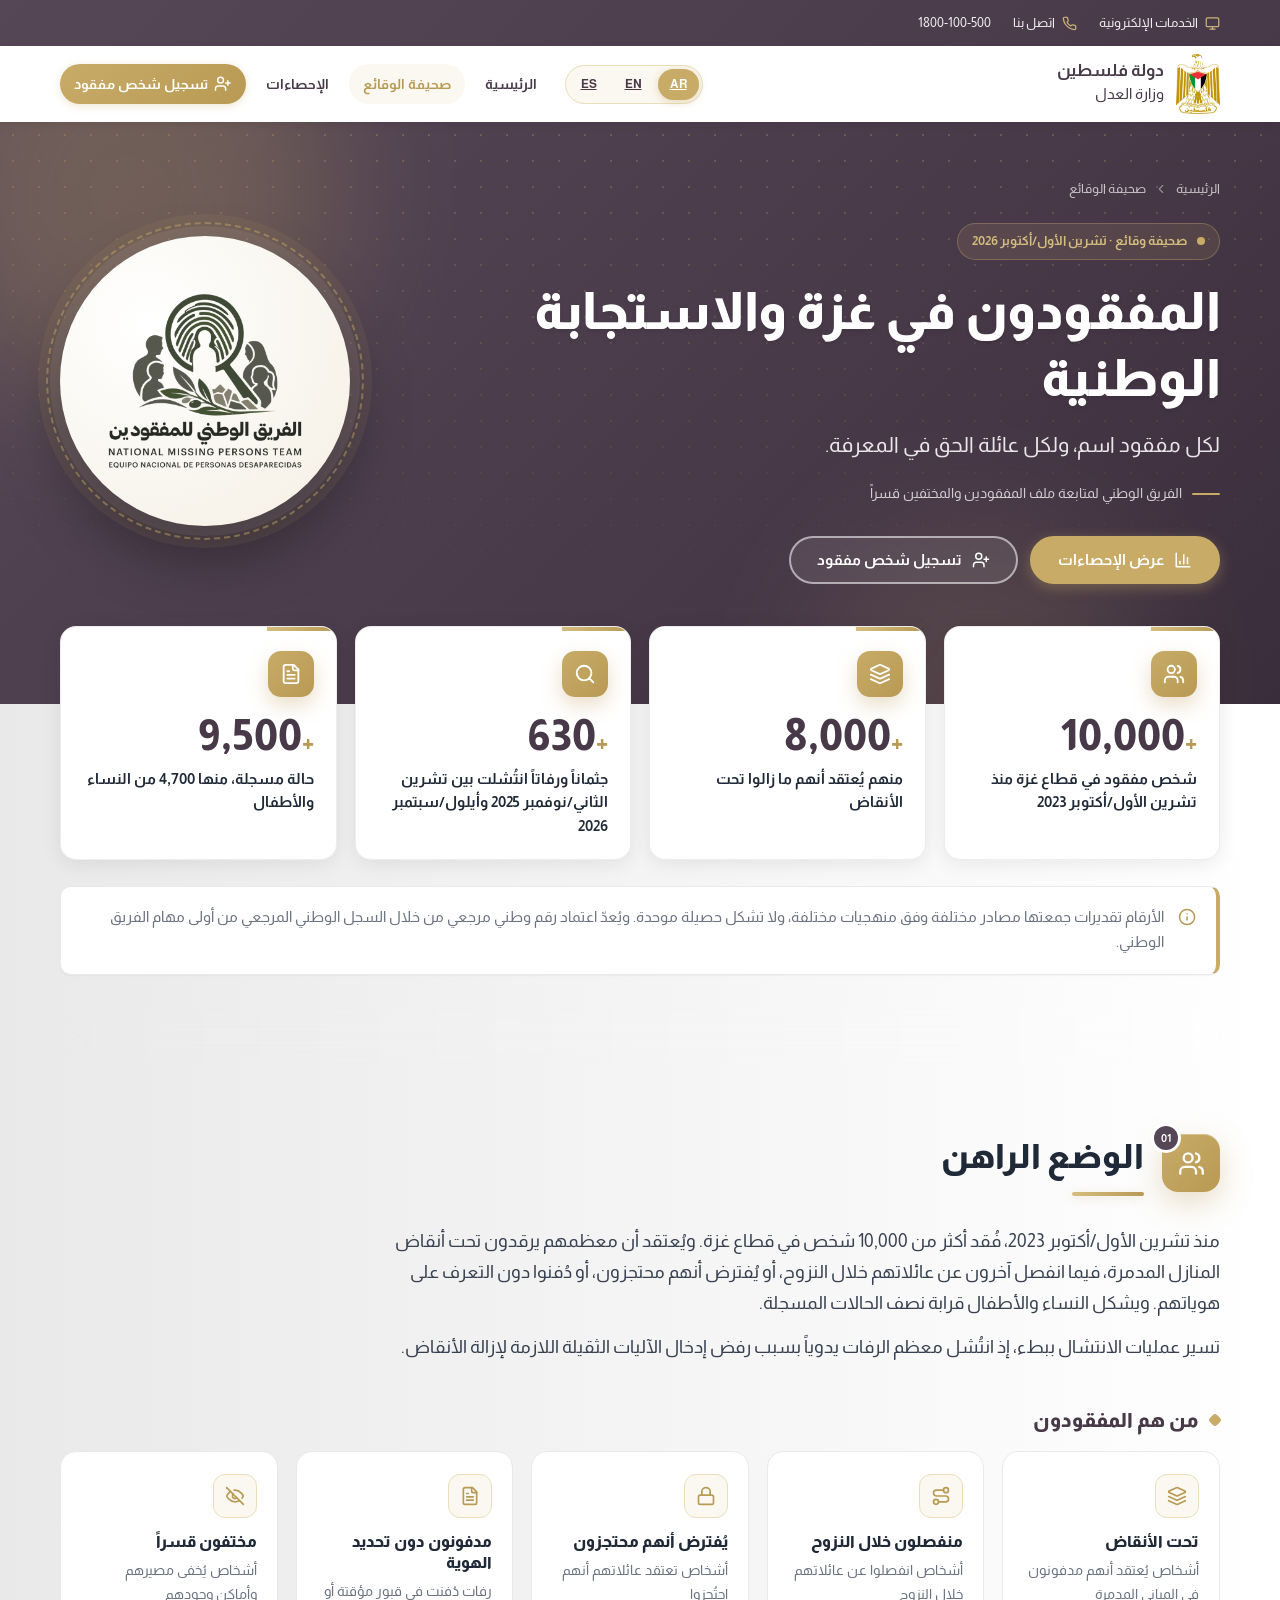
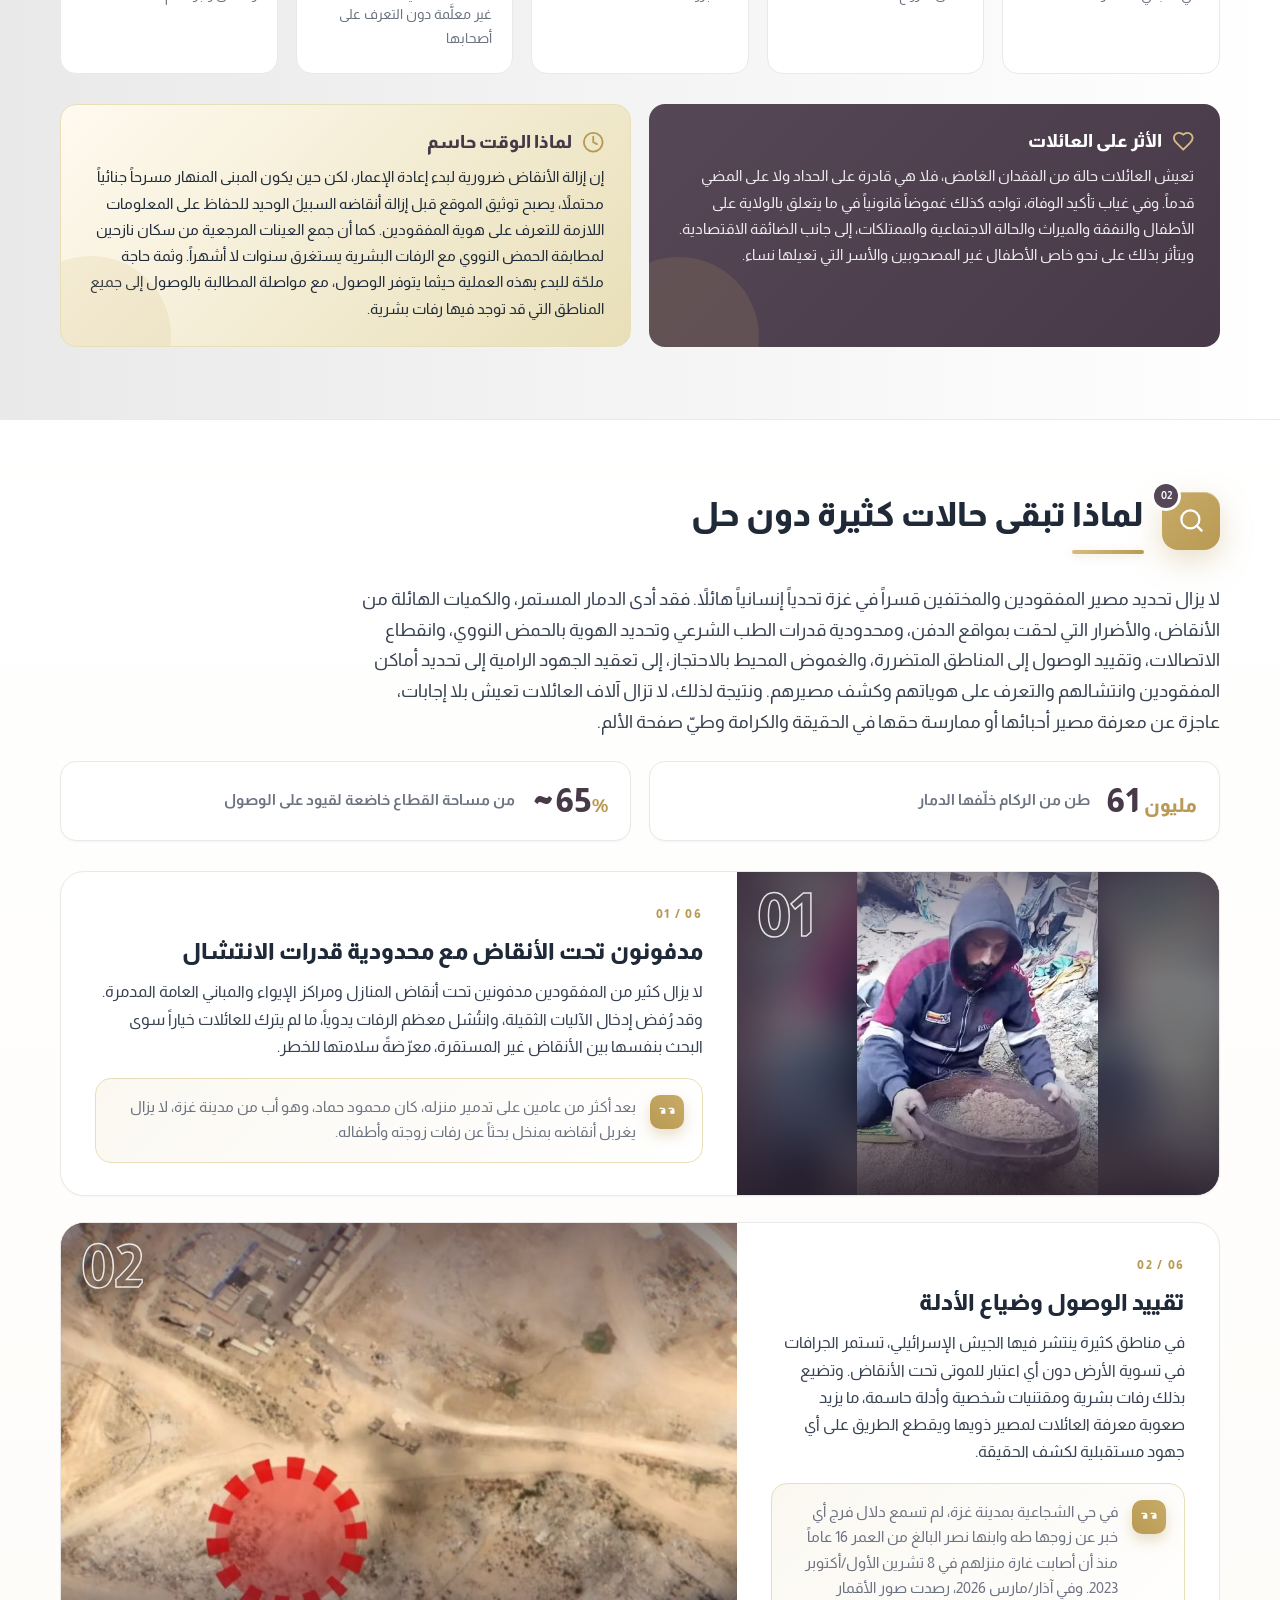
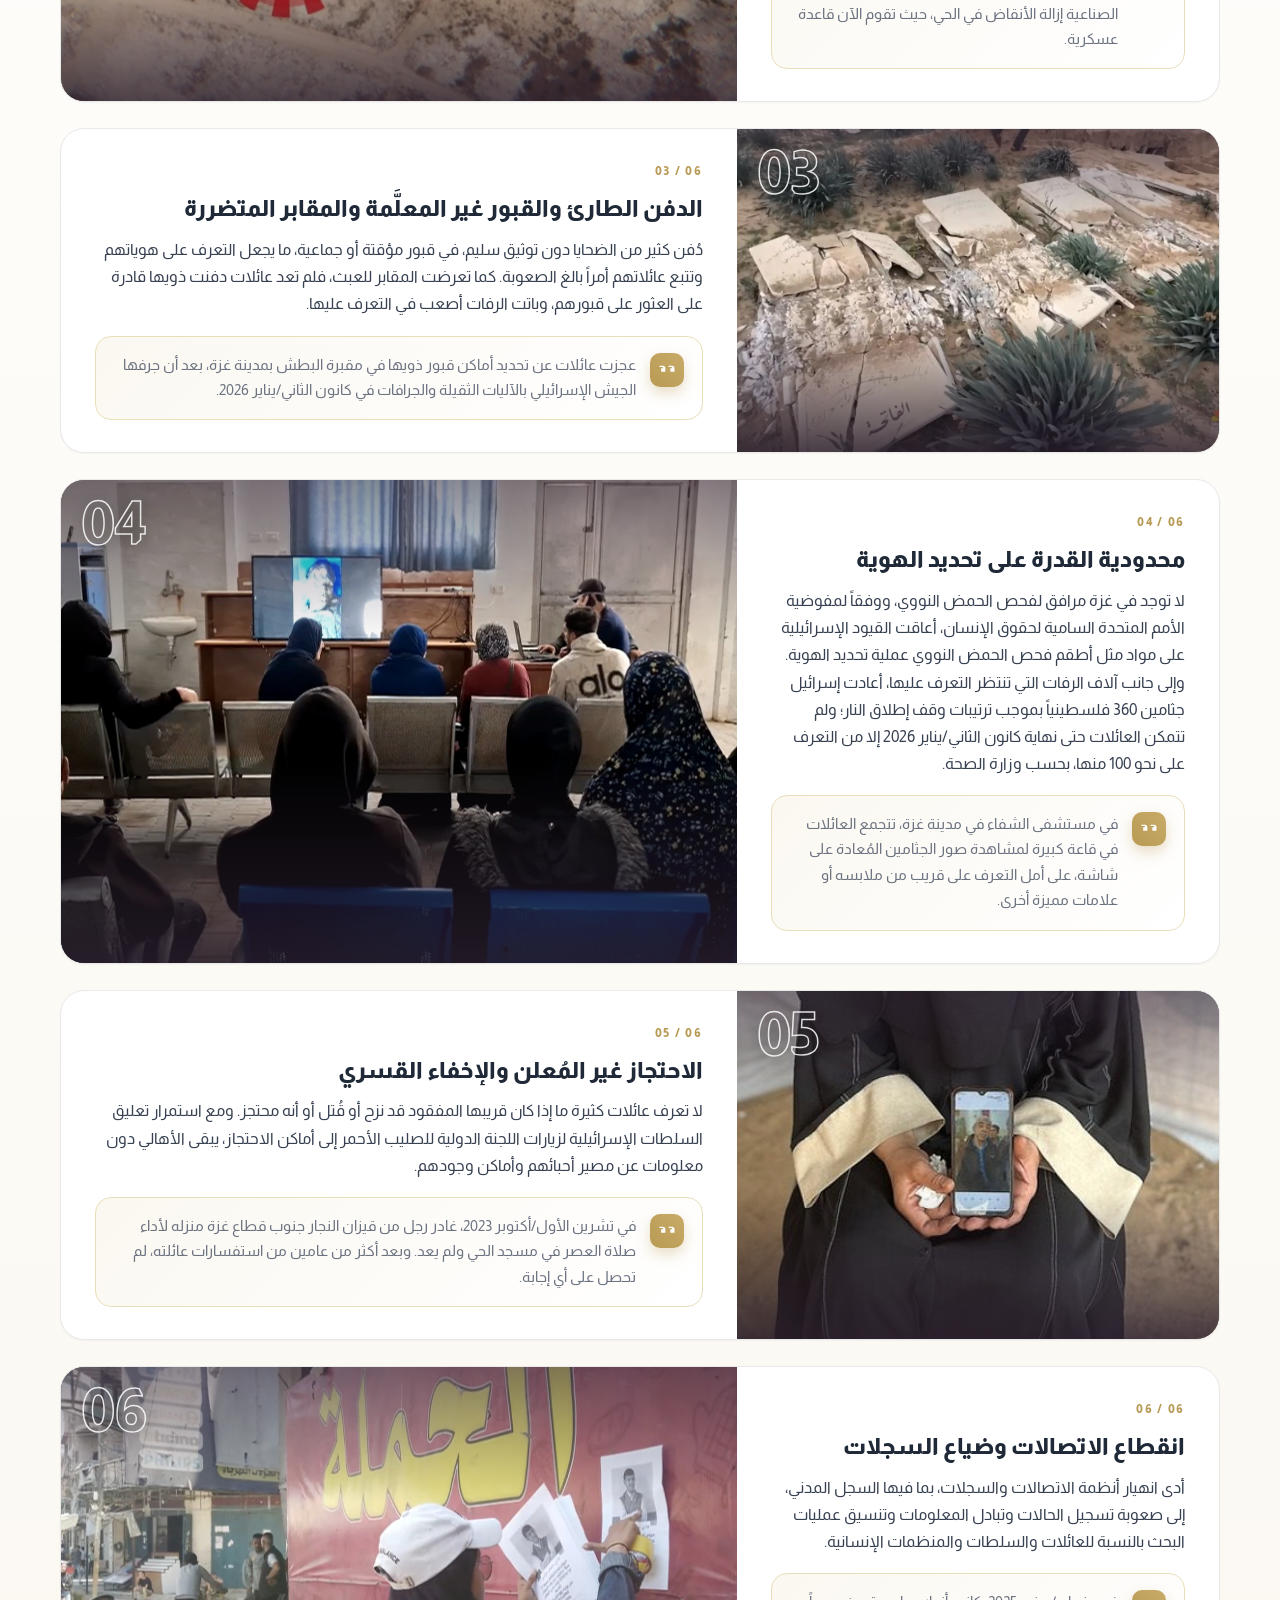
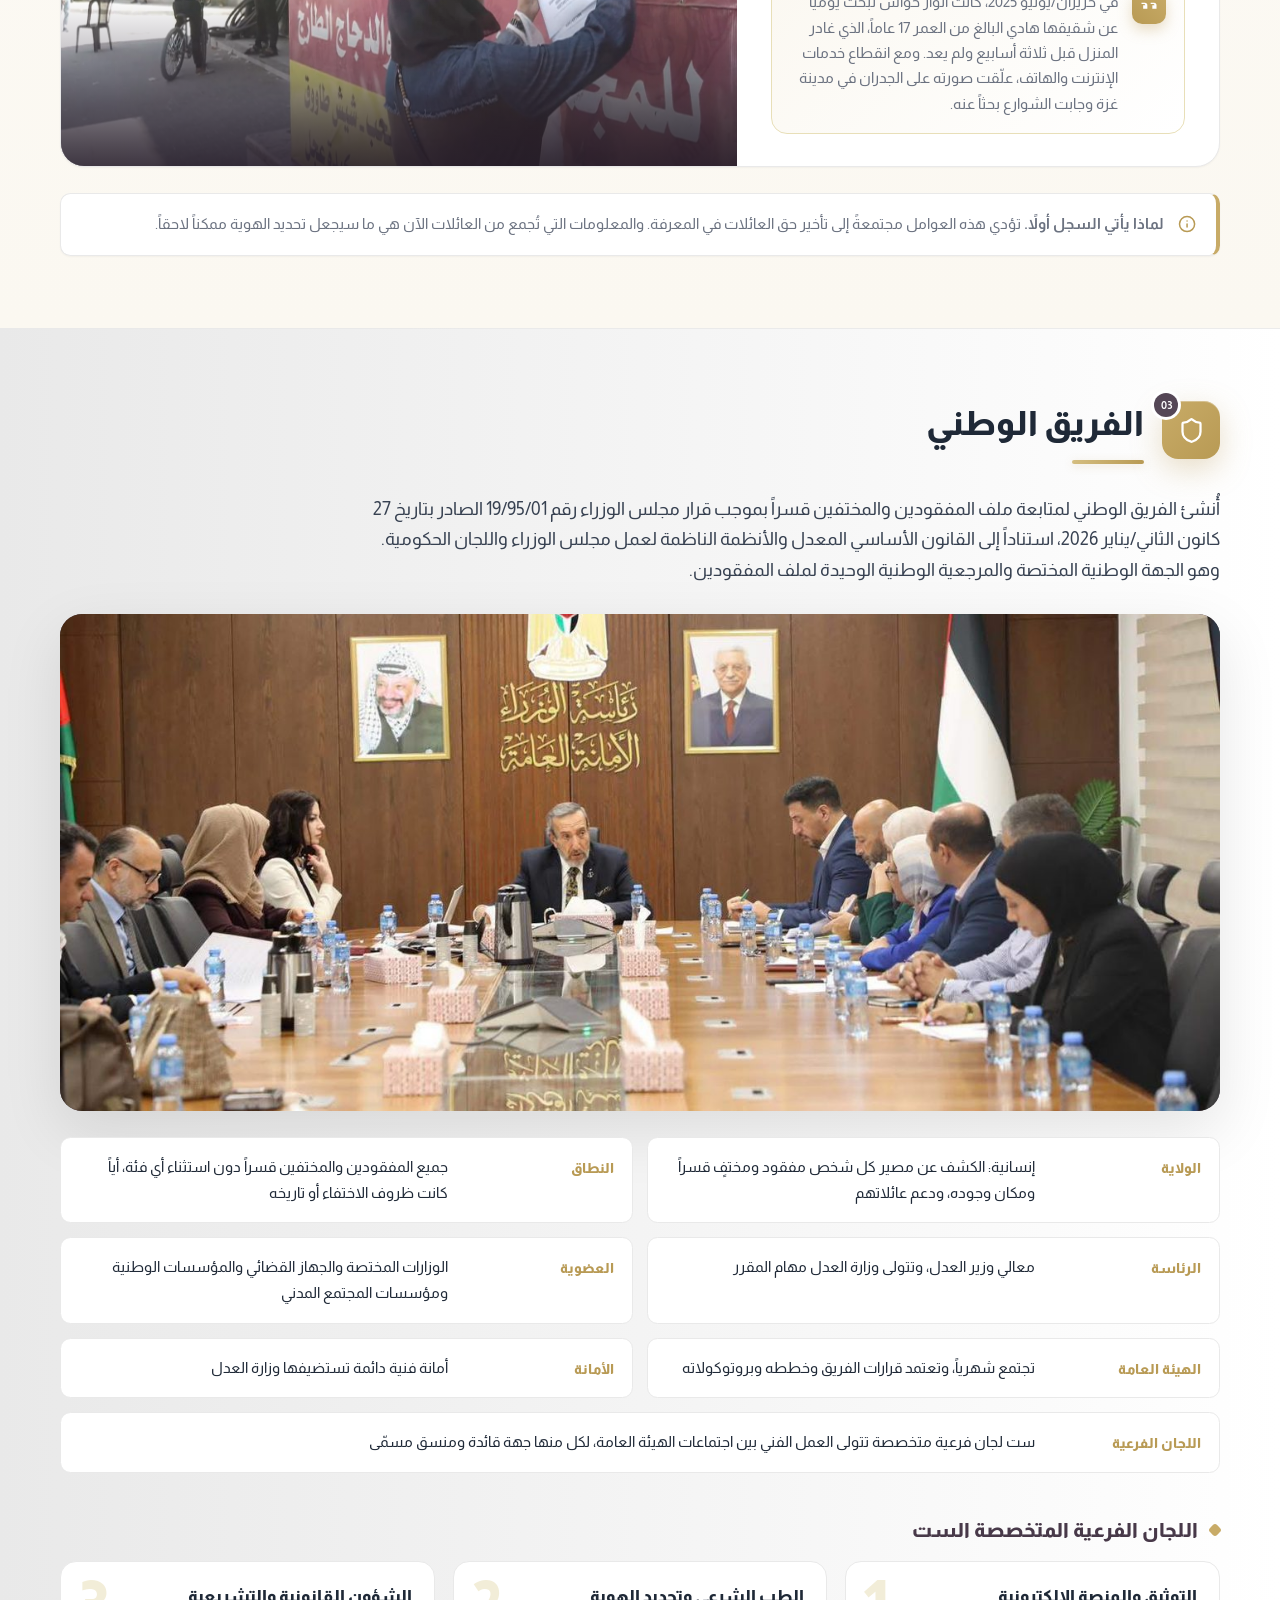
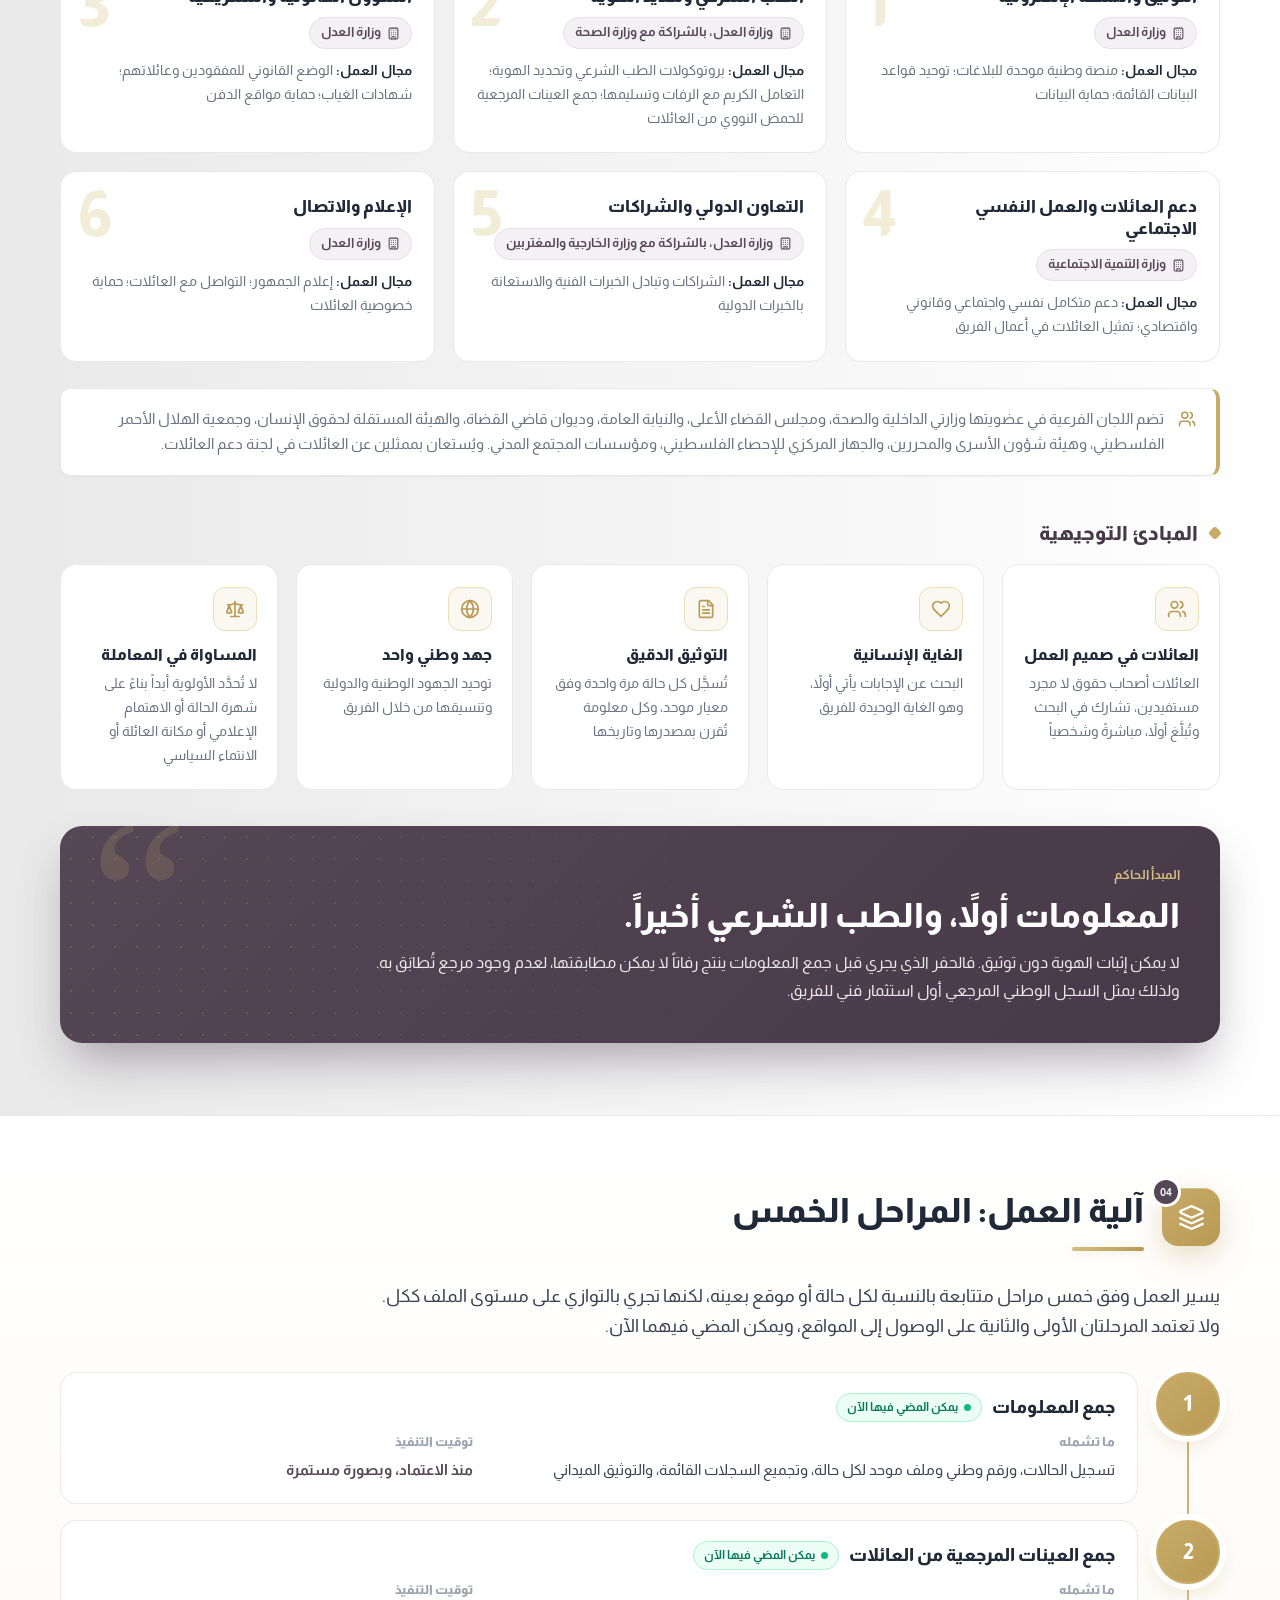
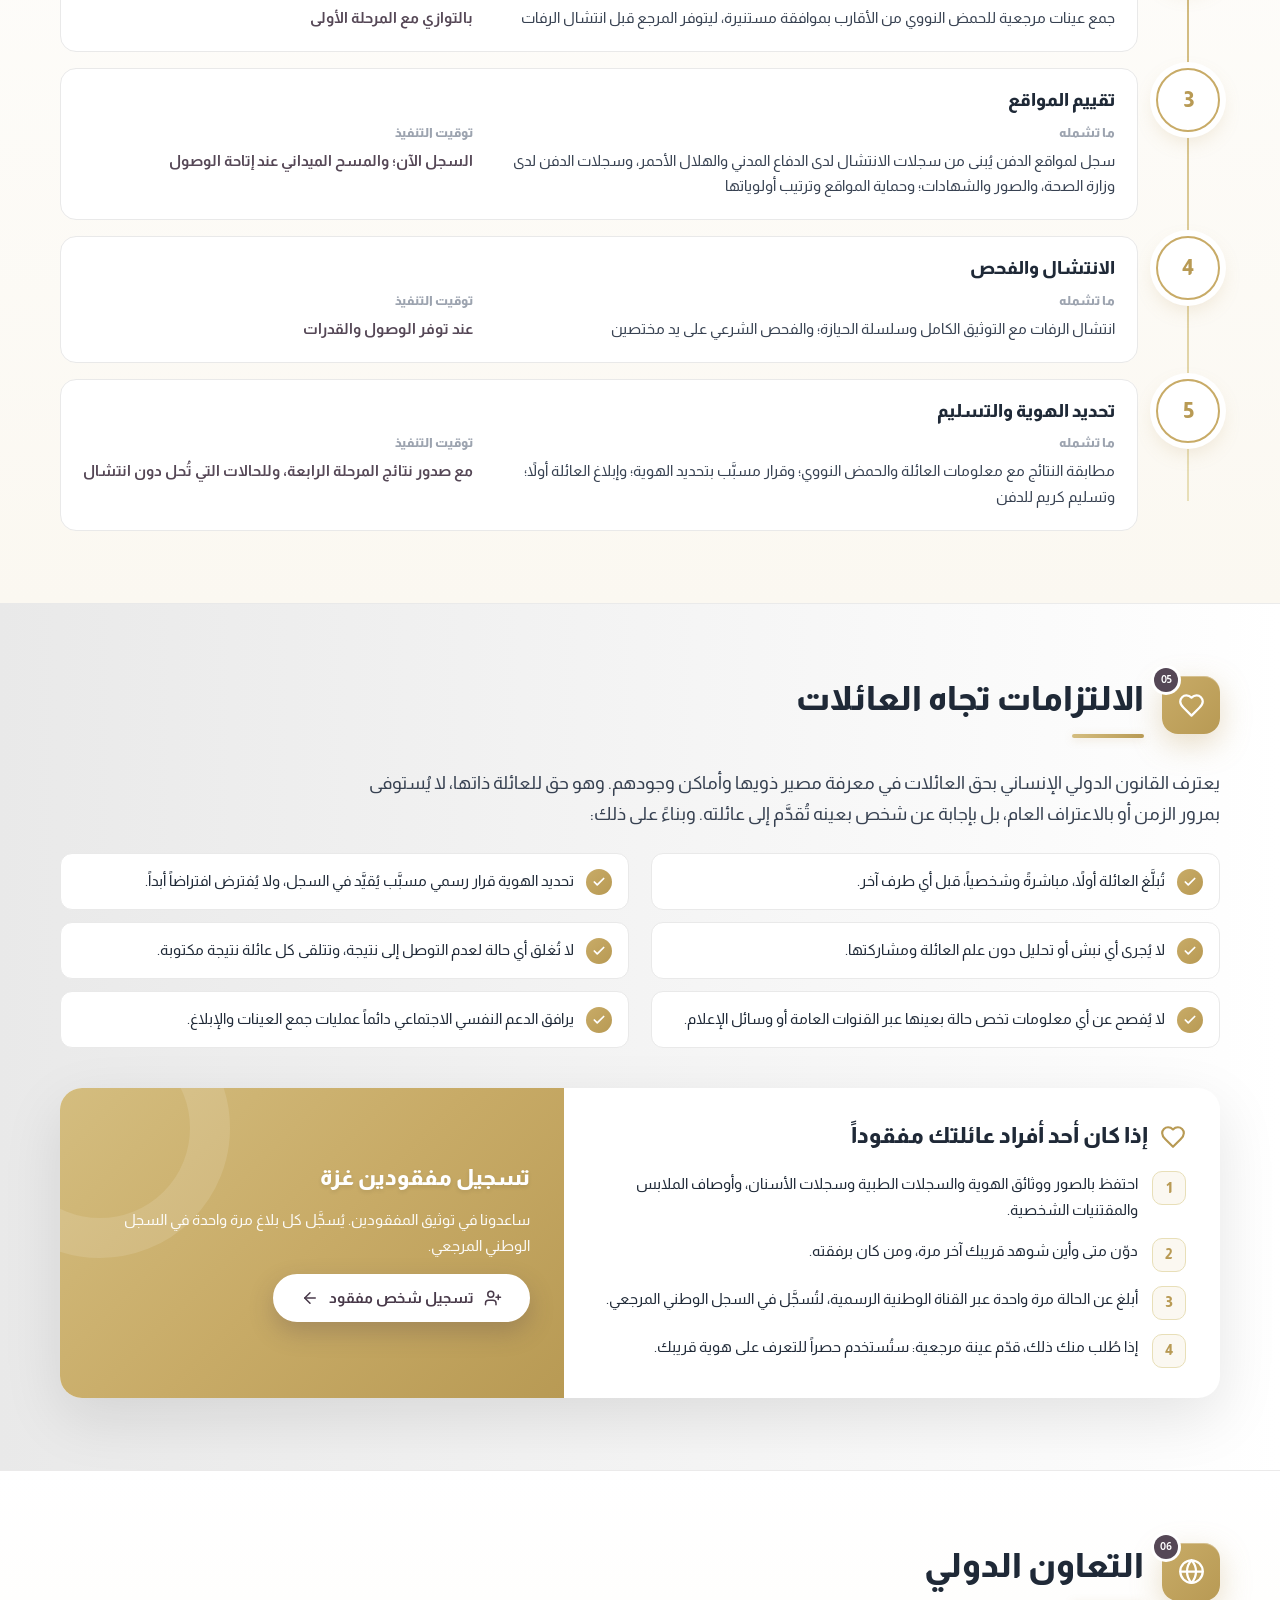
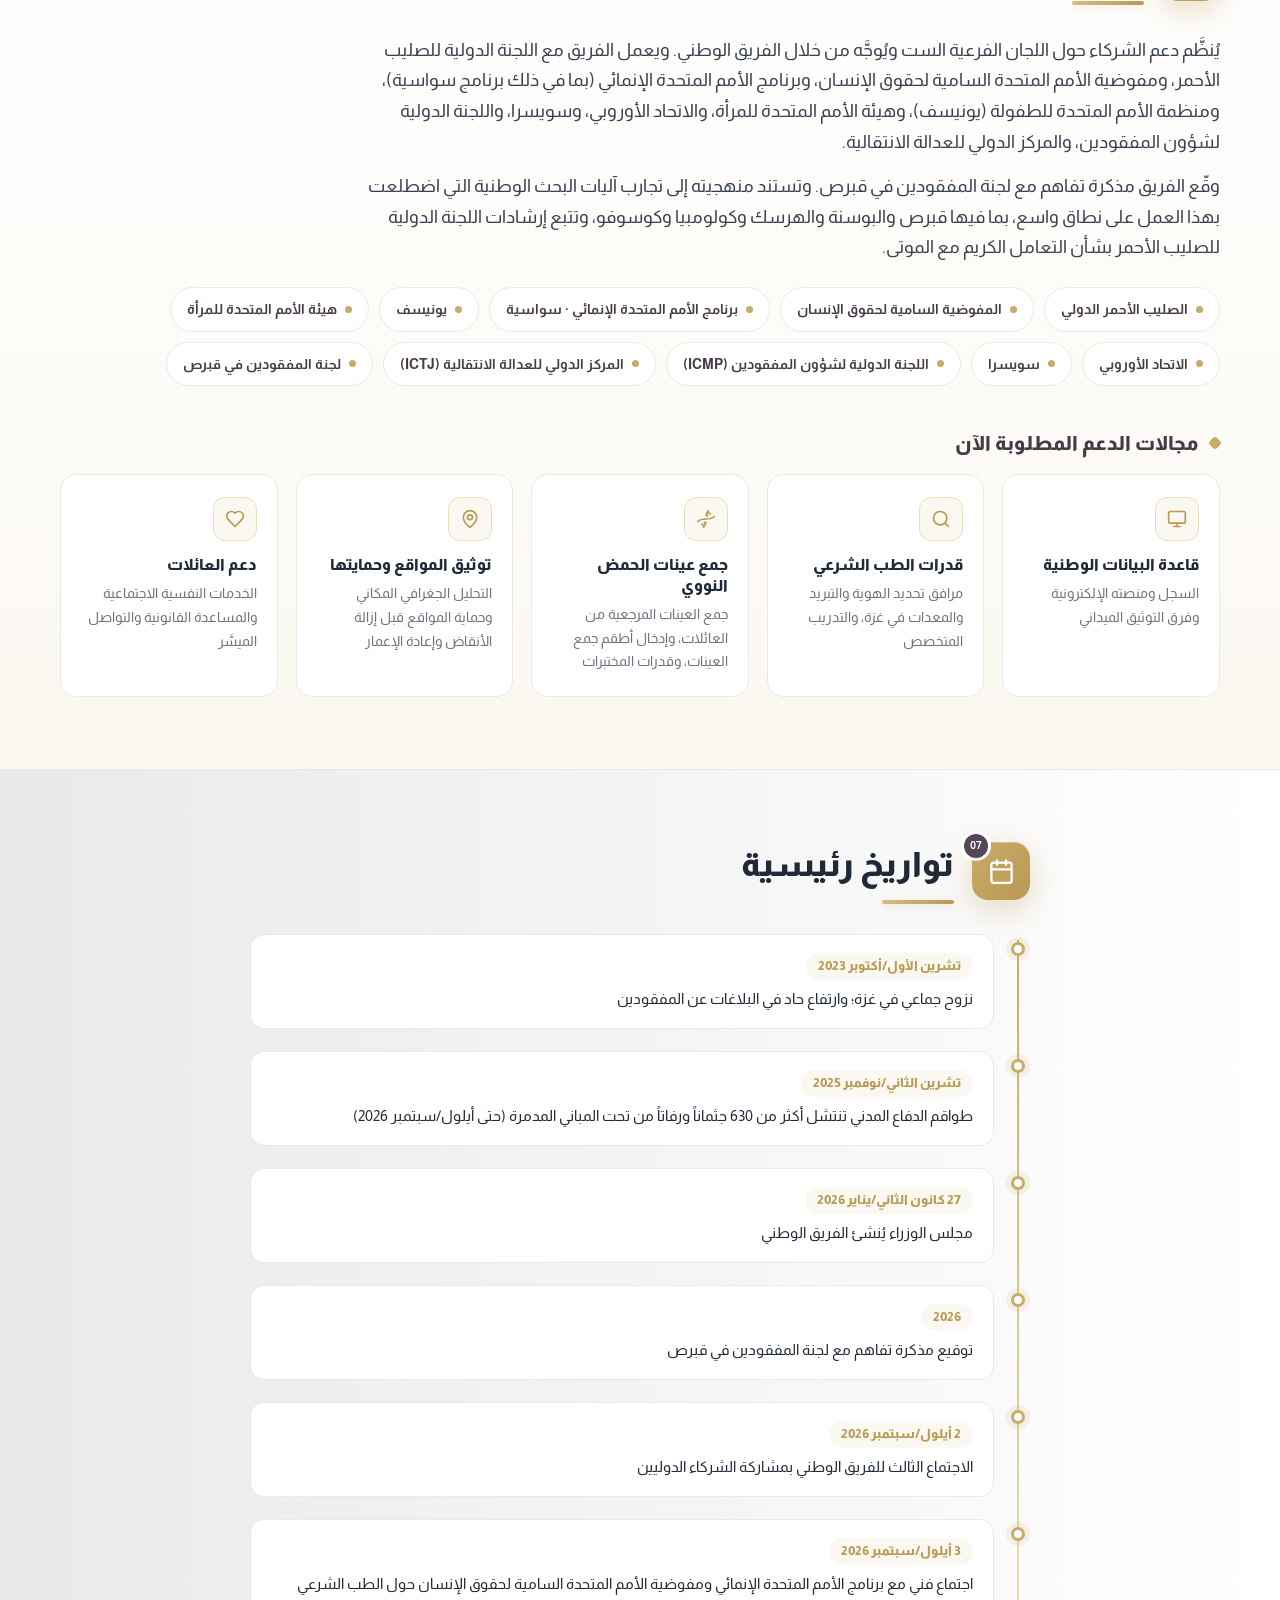
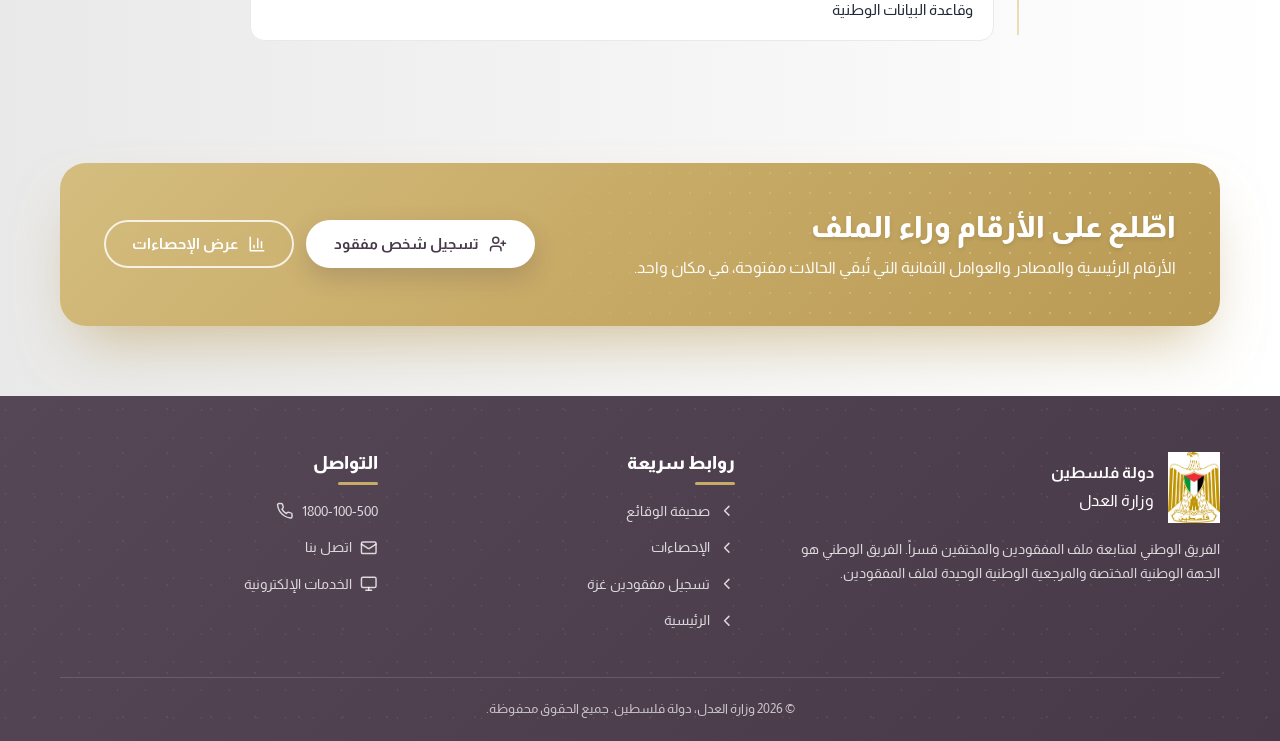
<file: national-team-missing-persons/index.html>
<!doctype html>
<html lang="ar" dir="rtl">
<head>
<meta charset="utf-8">
<meta name="robots" content="noindex, nofollow">
<meta name="viewport" content="width=device-width, initial-scale=1">
<title>المفقودون في غزة: صحيفة وقائع | وزارة العدل, دولة فلسطين</title>
<meta name="description" content="صحيفة وقائع حول المفقودين في غزة والاستجابة الوطنية التي يقودها الفريق الوطني لمتابعة ملف المفقودين والمختفين قسراً، وزارة العدل، دولة فلسطين.">
<meta name="theme-color" content="#554756">
<meta property="og:title" content="المفقودون في غزة: صحيفة وقائع">
<meta property="og:description" content="صحيفة وقائع حول المفقودين في غزة والاستجابة الوطنية التي يقودها الفريق الوطني لمتابعة ملف المفقودين والمختفين قسراً، وزارة العدل، دولة فلسطين.">
<meta property="og:image" content="../assets/img/national-team-logo.png">
<link rel="canonical" href="https://moj.pna.ps/national-team-missing-persons">
<link rel="alternate" hreflang="ar" href="https://moj.pna.ps/national-team-missing-persons">
<link rel="alternate" hreflang="en" href="https://moj.pna.ps/en/national-team-missing-persons">
<link rel="alternate" hreflang="es" href="https://moj.pna.ps/es/national-team-missing-persons">
<link rel="alternate" hreflang="x-default" href="https://moj.pna.ps/national-team-missing-persons">
<link rel="icon" href="../assets/img/coat-of-arms.png">
<!-- Almarai is already self-hosted on moj.pna.ps; this link is only for standalone use -->
<link rel="preconnect" href="https://fonts.googleapis.com">
<link rel="preconnect" href="https://fonts.gstatic.com" crossorigin>
<link rel="stylesheet" href="https://fonts.googleapis.com/css2?family=Almarai:wght@300;400;700;800&display=swap">
<link rel="stylesheet" href="../assets/css/missing-persons.css">
<script src="../assets/js/missing-persons.js" defer></script>
<style>html{scroll-behavior:smooth}body{margin:0;background:#fff}</style>
</head>
<body>
<div class="mp" lang="ar" dir="rtl" data-locale="en-US">
<div class="mp-progress" aria-hidden="true"><span></span></div>
<a class="mp-skip" href="#mp-content">انتقل إلى المحتوى</a>
<!-- SHELL:START (standalone header; remove when the page is placed inside the site layout) -->
<div class="mp-topbar"><div class="mp-container">
  <div class="mp-topbar-links">
    <a href="https://eservices.moj.pna.ps" rel="noopener"><svg class="mp-icon" viewBox="0 0 24 24" aria-hidden="true" focusable="false"><rect width="20" height="14" x="2" y="3" rx="2"/><path d="M8 21h8"/><path d="M12 17v4"/></svg>الخدمات الإلكترونية</a>
    <a href="https://moj.pna.ps/Contact-Us"><svg class="mp-icon" viewBox="0 0 24 24" aria-hidden="true" focusable="false"><path d="M22 16.92v3a2 2 0 0 1-2.18 2 19.79 19.79 0 0 1-8.63-3.07 19.5 19.5 0 0 1-6-6 19.79 19.79 0 0 1-3.07-8.67A2 2 0 0 1 4.11 2h3a2 2 0 0 1 2 1.72 12.84 12.84 0 0 0 .7 2.81 2 2 0 0 1-.45 2.11L8.09 9.91a16 16 0 0 0 6 6l1.27-1.27a2 2 0 0 1 2.11-.45 12.84 12.84 0 0 0 2.81.7A2 2 0 0 1 22 16.92z"/></svg>اتصل بنا</a>
    <a href="tel:1800100500" dir="ltr">1800-100-500</a>
  </div>
</div></div>
<header class="mp-header"><div class="mp-container">
  <a class="mp-brand" href="https://moj.pna.ps/"><img src="../assets/img/coat-of-arms.png" alt="" width="44" height="60"><span><strong>دولة فلسطين</strong><span>وزارة العدل</span></span></a>
  <div class="mp-header-end">
  <nav class="mp-lang" aria-label="اللغة"><a href="../national-team-missing-persons/" hreflang="ar" lang="ar" aria-current="true" title="العربية">AR</a><a href="../en/national-team-missing-persons/" hreflang="en" lang="en" title="English">EN</a><a href="../es/national-team-missing-persons/" hreflang="es" lang="es" title="Español">ES</a></nav>
  <nav class="mp-nav" aria-label="الرئيسية">
    <a href="https://moj.pna.ps/">الرئيسية</a>
    <a href="../national-team-missing-persons/" aria-current="page">صحيفة الوقائع</a>
    <a href="../national-team-missing-persons-statistics/">الإحصاءات</a>
    <a class="mp-nav-cta" href="https://moj.pna.ps/gaza-lost-people"><svg class="mp-icon" viewBox="0 0 24 24" aria-hidden="true" focusable="false"><path d="M16 21v-2a4 4 0 0 0-4-4H6a4 4 0 0 0-4 4v2"/><circle cx="9" cy="7" r="4"/><path d="M19 8v6"/><path d="M22 11h-6"/></svg><span>تسجيل شخص مفقود</span></a>
  </nav>
  </div>
</div></header>
<!-- SHELL:END -->

<section class="mp-hero">
  <span class="mp-hero-glow g1"></span><span class="mp-hero-glow g2"></span>
  <div class="mp-container">
    <div class="mp-hero-text">
      <nav class="mp-crumbs" aria-label="breadcrumb"><a href="https://moj.pna.ps/">الرئيسية</a><svg class="mp-icon mp-flip" viewBox="0 0 24 24" aria-hidden="true" focusable="false"><path d="m9 18 6-6-6-6"/></svg><span aria-current="page">صحيفة الوقائع</span></nav>
      <span class="mp-eyebrow">صحيفة وقائع · تشرين الأول/أكتوبر 2026</span>
      <h1>المفقودون في غزة والاستجابة الوطنية</h1>
      <p class="mp-hero-tag">لكل مفقود اسم، ولكل عائلة الحق في المعرفة.</p>
      <p class="mp-hero-team">الفريق الوطني لمتابعة ملف المفقودين والمختفين قسراً</p>
      <div class="mp-hero-actions"><a class="mp-btn" href="../national-team-missing-persons-statistics/"><svg class="mp-icon" viewBox="0 0 24 24" aria-hidden="true" focusable="false"><path d="M3 3v18h18"/><path d="M18 17V9"/><path d="M13 17V5"/><path d="M8 17v-3"/></svg>عرض الإحصاءات</a><a class="mp-btn mp-btn-ghost" href="https://moj.pna.ps/gaza-lost-people"><svg class="mp-icon" viewBox="0 0 24 24" aria-hidden="true" focusable="false"><path d="M16 21v-2a4 4 0 0 0-4-4H6a4 4 0 0 0-4 4v2"/><circle cx="9" cy="7" r="4"/><path d="M19 8v6"/><path d="M22 11h-6"/></svg>تسجيل شخص مفقود</a></div>
      
    </div>
    <div class="mp-hero-logo-wrap"><div class="mp-hero-logo"><picture><source srcset="../assets/img/national-team-logo.webp" type="image/webp"><img src="../assets/img/national-team-logo.png" alt="الفريق الوطني لمتابعة ملف المفقودين والمختفين قسراً" width="560" height="560"></picture></div></div>
  </div>
</section>
<div class="mp-container">
  <div class="mp-kpis"><article class="mp-kpi" data-reveal style="--i:0"><div class="mp-kpi-icon"><svg class="mp-icon" viewBox="0 0 24 24" aria-hidden="true" focusable="false"><path d="M16 21v-2a4 4 0 0 0-4-4H6a4 4 0 0 0-4 4v2"/><circle cx="9" cy="7" r="4"/><path d="M22 21v-2a4 4 0 0 0-3-3.87"/><path d="M16 3.13a4 4 0 0 1 0 7.75"/></svg></div><span class="mp-num" data-count="10000" data-prefix="" data-suffix="+">10,000<small>+</small></span><p class="mp-kpi-label">شخص مفقود في قطاع غزة منذ تشرين الأول/أكتوبر 2023</p></article><article class="mp-kpi" data-reveal style="--i:1"><div class="mp-kpi-icon"><svg class="mp-icon" viewBox="0 0 24 24" aria-hidden="true" focusable="false"><path d="m12.83 2.18a2 2 0 0 0-1.66 0L2.6 6.08a1 1 0 0 0 0 1.83l8.58 3.91a2 2 0 0 0 1.66 0l8.58-3.9a1 1 0 0 0 0-1.83Z"/><path d="m22 17.65-9.17 4.16a2 2 0 0 1-1.66 0L2 17.65"/><path d="m22 12.65-9.17 4.16a2 2 0 0 1-1.66 0L2 12.65"/></svg></div><span class="mp-num" data-count="8000" data-prefix="" data-suffix="+">8,000<small>+</small></span><p class="mp-kpi-label">منهم يُعتقد أنهم ما زالوا تحت الأنقاض</p></article><article class="mp-kpi" data-reveal style="--i:2"><div class="mp-kpi-icon"><svg class="mp-icon" viewBox="0 0 24 24" aria-hidden="true" focusable="false"><circle cx="11" cy="11" r="8"/><path d="m21 21-4.3-4.3"/></svg></div><span class="mp-num" data-count="630" data-prefix="" data-suffix="+">630<small>+</small></span><p class="mp-kpi-label">جثماناً ورفاتاً انتُشلت بين تشرين الثاني/نوفمبر 2025 وأيلول/سبتمبر 2026</p></article><article class="mp-kpi" data-reveal style="--i:3"><div class="mp-kpi-icon"><svg class="mp-icon" viewBox="0 0 24 24" aria-hidden="true" focusable="false"><path d="M15 2H6a2 2 0 0 0-2 2v16a2 2 0 0 0 2 2h12a2 2 0 0 0 2-2V7Z"/><path d="M14 2v4a2 2 0 0 0 2 2h4"/><path d="M16 13H8"/><path d="M16 17H8"/><path d="M10 9H8"/></svg></div><span class="mp-num" data-count="9500" data-prefix="" data-suffix="+">9,500<small>+</small></span><p class="mp-kpi-label">حالة مسجلة، منها 4,700 من النساء والأطفال</p></article></div>
  <p class="mp-note" data-reveal><svg class="mp-icon" viewBox="0 0 24 24" aria-hidden="true" focusable="false"><circle cx="12" cy="12" r="10"/><path d="M12 16v-4"/><path d="M12 8h.01"/></svg><span>الأرقام تقديرات جمعتها مصادر مختلفة وفق منهجيات مختلفة، ولا تشكل حصيلة موحدة. ويُعدّ اعتماد رقم وطني مرجعي من خلال السجل الوطني المرجعي من أولى مهام الفريق الوطني.</span></p>
</div>
<nav class="mp-toc" aria-label="في هذه الصفحة"><div class="mp-container"><div class="mp-toc-inner"><span class="mp-toc-label">في هذه الصفحة</span><a href="#situation">الوضع الراهن</a><a href="#unresolved">أسباب بقاء الحالات دون حل</a><a href="#national-team">الفريق الوطني</a><a href="#phases">المراحل الخمس</a><a href="#families">الالتزامات تجاه العائلات</a><a href="#cooperation">التعاون الدولي</a><a href="#key-dates">تواريخ رئيسية</a></div></div></nav>
<main id="mp-content" class="mp-main">
<section id="situation" class="mp-section"><div class="mp-container">
  <div class="mp-head" data-reveal><div class="mp-head-icon"><svg class="mp-icon" viewBox="0 0 24 24" aria-hidden="true" focusable="false"><path d="M16 21v-2a4 4 0 0 0-4-4H6a4 4 0 0 0-4 4v2"/><circle cx="9" cy="7" r="4"/><path d="M22 21v-2a4 4 0 0 0-3-3.87"/><path d="M16 3.13a4 4 0 0 1 0 7.75"/></svg><b>01</b></div><div><h2>الوضع الراهن</h2><span class="mp-divider"></span></div></div>
  <p class="mp-lead" data-reveal>منذ تشرين الأول/أكتوبر 2023، فُقد أكثر من 10,000 شخص في قطاع غزة. ويُعتقد أن معظمهم يرقدون تحت أنقاض المنازل المدمرة، فيما انفصل آخرون عن عائلاتهم خلال النزوح، أو يُفترض أنهم محتجزون، أو دُفنوا دون التعرف على هوياتهم. ويشكل النساء والأطفال قرابة نصف الحالات المسجلة.</p><p class="mp-lead" data-reveal>تسير عمليات الانتشال ببطء، إذ انتُشل معظم الرفات يدوياً بسبب رفض إدخال الآليات الثقيلة اللازمة لإزالة الأنقاض.</p>
  <h3 class="mp-h3" data-reveal>من هم المفقودون</h3>
  <div class="mp-grid mp-g5"><div class="mp-tile" data-reveal style="--i:0"><div class="mp-tile-icon"><svg class="mp-icon" viewBox="0 0 24 24" aria-hidden="true" focusable="false"><path d="m12.83 2.18a2 2 0 0 0-1.66 0L2.6 6.08a1 1 0 0 0 0 1.83l8.58 3.91a2 2 0 0 0 1.66 0l8.58-3.9a1 1 0 0 0 0-1.83Z"/><path d="m22 17.65-9.17 4.16a2 2 0 0 1-1.66 0L2 17.65"/><path d="m22 12.65-9.17 4.16a2 2 0 0 1-1.66 0L2 12.65"/></svg></div><h4>تحت الأنقاض</h4><p>أشخاص يُعتقد أنهم مدفونون في المباني المدمرة</p></div><div class="mp-tile" data-reveal style="--i:1"><div class="mp-tile-icon"><svg class="mp-icon" viewBox="0 0 24 24" aria-hidden="true" focusable="false"><circle cx="6" cy="19" r="3"/><path d="M9 19h8.5a3.5 3.5 0 0 0 0-7h-11a3.5 3.5 0 0 1 0-7H15"/><circle cx="18" cy="5" r="3"/></svg></div><h4>منفصلون خلال النزوح</h4><p>أشخاص انفصلوا عن عائلاتهم خلال النزوح</p></div><div class="mp-tile" data-reveal style="--i:2"><div class="mp-tile-icon"><svg class="mp-icon" viewBox="0 0 24 24" aria-hidden="true" focusable="false"><rect width="18" height="11" x="3" y="11" rx="2"/><path d="M7 11V7a5 5 0 0 1 10 0v4"/></svg></div><h4>يُفترض أنهم محتجزون</h4><p>أشخاص تعتقد عائلاتهم أنهم احتُجزوا</p></div><div class="mp-tile" data-reveal style="--i:3"><div class="mp-tile-icon"><svg class="mp-icon" viewBox="0 0 24 24" aria-hidden="true" focusable="false"><path d="M15 2H6a2 2 0 0 0-2 2v16a2 2 0 0 0 2 2h12a2 2 0 0 0 2-2V7Z"/><path d="M14 2v4a2 2 0 0 0 2 2h4"/><path d="M16 13H8"/><path d="M16 17H8"/><path d="M10 9H8"/></svg></div><h4>مدفونون دون تحديد الهوية</h4><p>رفات دُفنت في قبور مؤقتة أو غير معلَّمة دون التعرف على أصحابها</p></div><div class="mp-tile" data-reveal style="--i:4"><div class="mp-tile-icon"><svg class="mp-icon" viewBox="0 0 24 24" aria-hidden="true" focusable="false"><path d="M9.88 9.88a3 3 0 1 0 4.24 4.24"/><path d="M10.73 5.08A10.43 10.43 0 0 1 12 5c7 0 10 7 10 7a13.16 13.16 0 0 1-1.67 2.68"/><path d="M6.61 6.61A13.53 13.53 0 0 0 2 12s3 7 10 7a9.74 9.74 0 0 0 5.39-1.61"/><path d="m2 2 20 20"/></svg></div><h4>مختفون قسراً</h4><p>أشخاص يُخفى مصيرهم وأماكن وجودهم</p></div></div>
  <div class="mp-callouts">
    <div class="mp-callout mp-callout-plum" data-reveal><h3><svg class="mp-icon" viewBox="0 0 24 24" aria-hidden="true" focusable="false"><path d="M19 14c1.49-1.46 3-3.21 3-5.5A5.5 5.5 0 0 0 16.5 3c-1.76 0-3 .5-4.5 2-1.5-1.5-2.74-2-4.5-2A5.5 5.5 0 0 0 2 8.5c0 2.3 1.5 4.05 3 5.5l7 7Z"/></svg>الأثر على العائلات</h3><p>تعيش العائلات حالة من الفقدان الغامض، فلا هي قادرة على الحداد ولا على المضي قدماً. وفي غياب تأكيد الوفاة، تواجه كذلك غموضاً قانونياً في ما يتعلق بالولاية على الأطفال والنفقة والميراث والحالة الاجتماعية والممتلكات، إلى جانب الضائقة الاقتصادية. ويتأثر بذلك على نحو خاص الأطفال غير المصحوبين والأسر التي تعيلها نساء.</p></div>
    <div class="mp-callout mp-callout-gold" data-reveal style="--i:1"><h3><svg class="mp-icon" viewBox="0 0 24 24" aria-hidden="true" focusable="false"><circle cx="12" cy="12" r="10"/><path d="M12 6v6l4 2"/></svg>لماذا الوقت حاسم</h3><p>إن إزالة الأنقاض ضرورية لبدء إعادة الإعمار، لكن حين يكون المبنى المنهار مسرحاً جنائياً محتملاً، يصبح توثيق الموقع قبل إزالة أنقاضه السبيلَ الوحيد للحفاظ على المعلومات اللازمة للتعرف على هوية المفقودين. كما أن جمع العينات المرجعية من سكان نازحين لمطابقة الحمض النووي مع الرفات البشرية يستغرق سنوات لا أشهراً. وثمة حاجة ملحّة للبدء بهذه العملية حيثما يتوفر الوصول، مع مواصلة المطالبة بالوصول إلى جميع المناطق التي قد توجد فيها رفات بشرية.</p></div>
  </div>
</div></section>

<section id="unresolved" class="mp-section mp-section-alt"><div class="mp-container">
  <div class="mp-head" data-reveal><div class="mp-head-icon"><svg class="mp-icon" viewBox="0 0 24 24" aria-hidden="true" focusable="false"><circle cx="11" cy="11" r="8"/><path d="m21 21-4.3-4.3"/></svg><b>02</b></div><div><h2>لماذا تبقى حالات كثيرة دون حل</h2><span class="mp-divider"></span></div></div>
  <p class="mp-lead" data-reveal>لا يزال تحديد مصير المفقودين والمختفين قسراً في غزة تحدياً إنسانياً هائلاً. فقد أدى الدمار المستمر، والكميات الهائلة من الأنقاض، والأضرار التي لحقت بمواقع الدفن، ومحدودية قدرات الطب الشرعي وتحديد الهوية بالحمض النووي، وانقطاع الاتصالات، وتقييد الوصول إلى المناطق المتضررة، والغموض المحيط بالاحتجاز، إلى تعقيد الجهود الرامية إلى تحديد أماكن المفقودين وانتشالهم والتعرف على هوياتهم وكشف مصيرهم. ونتيجة لذلك، لا تزال آلاف العائلات تعيش بلا إجابات، عاجزة عن معرفة مصير أحبائها أو ممارسة حقها في الحقيقة والكرامة وطيّ صفحة الألم.</p>
  <div class="mp-grid mp-g2" style="margin-top:24px"><div class="mp-mini" data-reveal style="--i:0"><span class="mp-num" data-count="61" data-prefix="" data-suffix=" مليون">61<small> مليون</small></span><p>طن من الركام خلّفها الدمار</p></div><div class="mp-mini" data-reveal style="--i:1"><span class="mp-num" data-count="65" data-prefix="~" data-suffix="%">~65<small>%</small></span><p>من مساحة القطاع خاضعة لقيود على الوصول</p></div></div>
  <div class="mp-factors"><article class="mp-fcard" data-reveal><figure class="mp-fcard-media"><img class="mp-fcard-bg" src="../assets/img/fact/fact-1.jpg" alt="" aria-hidden="true" loading="lazy" decoding="async"><img src="../assets/img/fact/fact-1.jpg" alt="مدفونون تحت الأنقاض مع محدودية قدرات الانتشال" class="mp-contain" width="383" height="513" loading="lazy" decoding="async" style="object-position:50% 50%"><span class="mp-fcard-n" aria-hidden="true">01</span></figure><div class="mp-fcard-body"><span class="mp-fcard-k">01 / 06</span><h3>مدفونون تحت الأنقاض مع محدودية قدرات الانتشال</h3><p>لا يزال كثير من المفقودين مدفونين تحت أنقاض المنازل ومراكز الإيواء والمباني العامة المدمرة. وقد رُفض إدخال الآليات الثقيلة، وانتُشل معظم الرفات يدوياً، ما لم يترك للعائلات خياراً سوى البحث بنفسها بين الأنقاض غير المستقرة، معرّضةً سلامتها للخطر.</p><blockquote class="mp-example"><svg class="mp-quote" viewBox="0 0 24 24" aria-hidden="true"><path d="M10 7H6a3 3 0 0 0-3 3v4h5v-4H5.5A1.5 1.5 0 0 1 7 8.5h3zm11 0h-4a3 3 0 0 0-3 3v4h5v-4h-2.5A1.5 1.5 0 0 1 18 8.5h3z"/></svg><span>بعد أكثر من عامين على تدمير منزله، كان محمود حماد، وهو أب من مدينة غزة، لا يزال يغربل أنقاضه بمنخل بحثاً عن رفات زوجته وأطفاله.</span></blockquote></div></article><article class="mp-fcard" data-reveal><figure class="mp-fcard-media"><img src="../assets/img/fact/fact-2.jpg" alt="تقييد الوصول وضياع الأدلة" width="1400" height="623" loading="lazy" decoding="async" style="object-position:50% 50%"><span class="mp-fcard-n" aria-hidden="true">02</span></figure><div class="mp-fcard-body"><span class="mp-fcard-k">02 / 06</span><h3>تقييد الوصول وضياع الأدلة</h3><p>في مناطق كثيرة ينتشر فيها الجيش الإسرائيلي، تستمر الجرافات في تسوية الأرض دون أي اعتبار للموتى تحت الأنقاض. وتضيع بذلك رفات بشرية ومقتنيات شخصية وأدلة حاسمة، ما يزيد صعوبة معرفة العائلات لمصير ذويها ويقطع الطريق على أي جهود مستقبلية لكشف الحقيقة.</p><blockquote class="mp-example"><svg class="mp-quote" viewBox="0 0 24 24" aria-hidden="true"><path d="M10 7H6a3 3 0 0 0-3 3v4h5v-4H5.5A1.5 1.5 0 0 1 7 8.5h3zm11 0h-4a3 3 0 0 0-3 3v4h5v-4h-2.5A1.5 1.5 0 0 1 18 8.5h3z"/></svg><span>في حي الشجاعية بمدينة غزة، لم تسمع دلال فرج أي خبر عن زوجها طه وابنها نصر البالغ من العمر 16 عاماً منذ أن أصابت غارة منزلهم في 8 تشرين الأول/أكتوبر 2023. وفي آذار/مارس 2026، رصدت صور الأقمار الصناعية إزالة الأنقاض في الحي، حيث تقوم الآن قاعدة عسكرية.</span></blockquote></div></article><article class="mp-fcard" data-reveal><figure class="mp-fcard-media"><img src="../assets/img/fact/fact-3.jpg" alt="الدفن الطارئ والقبور غير المعلَّمة والمقابر المتضررة" width="1400" height="788" loading="lazy" decoding="async" style="object-position:50% 50%"><span class="mp-fcard-n" aria-hidden="true">03</span></figure><div class="mp-fcard-body"><span class="mp-fcard-k">03 / 06</span><h3>الدفن الطارئ والقبور غير المعلَّمة والمقابر المتضررة</h3><p>دُفن كثير من الضحايا دون توثيق سليم، في قبور مؤقتة أو جماعية، ما يجعل التعرف على هوياتهم وتتبع عائلاتهم أمراً بالغ الصعوبة. كما تعرضت المقابر للعبث، فلم تعد عائلات دفنت ذويها قادرة على العثور على قبورهم، وباتت الرفات أصعب في التعرف عليها.</p><blockquote class="mp-example"><svg class="mp-quote" viewBox="0 0 24 24" aria-hidden="true"><path d="M10 7H6a3 3 0 0 0-3 3v4h5v-4H5.5A1.5 1.5 0 0 1 7 8.5h3zm11 0h-4a3 3 0 0 0-3 3v4h5v-4h-2.5A1.5 1.5 0 0 1 18 8.5h3z"/></svg><span>عجزت عائلات عن تحديد أماكن قبور ذويها في مقبرة البطش بمدينة غزة، بعد أن جرفها الجيش الإسرائيلي بالآليات الثقيلة والجرافات في كانون الثاني/يناير 2026.</span></blockquote></div></article><article class="mp-fcard" data-reveal><figure class="mp-fcard-media"><img src="../assets/img/fact/fact-4.jpg" alt="محدودية القدرة على تحديد الهوية" width="1357" height="1011" loading="lazy" decoding="async" style="object-position:50% 45%"><span class="mp-fcard-n" aria-hidden="true">04</span></figure><div class="mp-fcard-body"><span class="mp-fcard-k">04 / 06</span><h3>محدودية القدرة على تحديد الهوية</h3><p>لا توجد في غزة مرافق لفحص الحمض النووي، ووفقاً لمفوضية الأمم المتحدة السامية لحقوق الإنسان، أعاقت القيود الإسرائيلية على مواد مثل أطقم فحص الحمض النووي عملية تحديد الهوية. وإلى جانب آلاف الرفات التي تنتظر التعرف عليها، أعادت إسرائيل جثامين 360 فلسطينياً بموجب ترتيبات وقف إطلاق النار؛ ولم تتمكن العائلات حتى نهاية كانون الثاني/يناير 2026 إلا من التعرف على نحو 100 منها، بحسب وزارة الصحة.</p><blockquote class="mp-example"><svg class="mp-quote" viewBox="0 0 24 24" aria-hidden="true"><path d="M10 7H6a3 3 0 0 0-3 3v4h5v-4H5.5A1.5 1.5 0 0 1 7 8.5h3zm11 0h-4a3 3 0 0 0-3 3v4h5v-4h-2.5A1.5 1.5 0 0 1 18 8.5h3z"/></svg><span>في مستشفى الشفاء في مدينة غزة، تتجمع العائلات في قاعة كبيرة لمشاهدة صور الجثامين المُعادة على شاشة، على أمل التعرف على قريب من ملابسه أو علامات مميزة أخرى.</span></blockquote></div></article><article class="mp-fcard" data-reveal><figure class="mp-fcard-media"><img src="../assets/img/fact/fact-5.jpg" alt="الاحتجاز غير المُعلن والإخفاء القسري" width="505" height="308" loading="lazy" decoding="async" style="object-position:50% 40%"><span class="mp-fcard-n" aria-hidden="true">05</span></figure><div class="mp-fcard-body"><span class="mp-fcard-k">05 / 06</span><h3>الاحتجاز غير المُعلن والإخفاء القسري</h3><p>لا تعرف عائلات كثيرة ما إذا كان قريبها المفقود قد نزح أو قُتل أو أنه محتجز. ومع استمرار تعليق السلطات الإسرائيلية لزيارات اللجنة الدولية للصليب الأحمر إلى أماكن الاحتجاز، يبقى الأهالي دون معلومات عن مصير أحبائهم وأماكن وجودهم.</p><blockquote class="mp-example"><svg class="mp-quote" viewBox="0 0 24 24" aria-hidden="true"><path d="M10 7H6a3 3 0 0 0-3 3v4h5v-4H5.5A1.5 1.5 0 0 1 7 8.5h3zm11 0h-4a3 3 0 0 0-3 3v4h5v-4h-2.5A1.5 1.5 0 0 1 18 8.5h3z"/></svg><span>في تشرين الأول/أكتوبر 2023، غادر رجل من قيزان النجار جنوب قطاع غزة منزله لأداء صلاة العصر في مسجد الحي ولم يعد. وبعد أكثر من عامين من استفسارات عائلته، لم تحصل على أي إجابة.</span></blockquote></div></article><article class="mp-fcard" data-reveal><figure class="mp-fcard-media"><img src="../assets/img/fact/fact-6.jpg" alt="انقطاع الاتصالات وضياع السجلات" width="1400" height="845" loading="lazy" decoding="async" style="object-position:60% 50%"><span class="mp-fcard-n" aria-hidden="true">06</span></figure><div class="mp-fcard-body"><span class="mp-fcard-k">06 / 06</span><h3>انقطاع الاتصالات وضياع السجلات</h3><p>أدى انهيار أنظمة الاتصالات والسجلات، بما فيها السجل المدني، إلى صعوبة تسجيل الحالات وتبادل المعلومات وتنسيق عمليات البحث بالنسبة للعائلات والسلطات والمنظمات الإنسانية.</p><blockquote class="mp-example"><svg class="mp-quote" viewBox="0 0 24 24" aria-hidden="true"><path d="M10 7H6a3 3 0 0 0-3 3v4h5v-4H5.5A1.5 1.5 0 0 1 7 8.5h3zm11 0h-4a3 3 0 0 0-3 3v4h5v-4h-2.5A1.5 1.5 0 0 1 18 8.5h3z"/></svg><span>في حزيران/يونيو 2025، كانت أنوار حواس تبحث يومياً عن شقيقها هادي البالغ من العمر 17 عاماً، الذي غادر المنزل قبل ثلاثة أسابيع ولم يعد. ومع انقطاع خدمات الإنترنت والهاتف، علّقت صورته على الجدران في مدينة غزة وجابت الشوارع بحثاً عنه.</span></blockquote></div></article></div>
  <p class="mp-note" data-reveal><svg class="mp-icon" viewBox="0 0 24 24" aria-hidden="true" focusable="false"><circle cx="12" cy="12" r="10"/><path d="M12 16v-4"/><path d="M12 8h.01"/></svg><span><strong>لماذا يأتي السجل أولاً.</strong> تؤدي هذه العوامل مجتمعةً إلى تأخير حق العائلات في المعرفة. والمعلومات التي تُجمع من العائلات الآن هي ما سيجعل تحديد الهوية ممكناً لاحقاً.</span></p>
</div></section>

<section id="national-team" class="mp-section"><div class="mp-container">
  <div class="mp-head" data-reveal><div class="mp-head-icon"><svg class="mp-icon" viewBox="0 0 24 24" aria-hidden="true" focusable="false"><path d="M20 13c0 5-3.5 7.5-7.66 8.95a1 1 0 0 1-.67-.01C7.5 20.5 4 18 4 13V6a1 1 0 0 1 1-1c2 0 4.5-1.2 6.24-2.72a1.17 1.17 0 0 1 1.52 0C14.51 3.81 17 5 19 5a1 1 0 0 1 1 1z"/></svg><b>03</b></div><div><h2>الفريق الوطني</h2><span class="mp-divider"></span></div></div>
  <p class="mp-lead" data-reveal>أُنشئ الفريق الوطني لمتابعة ملف المفقودين والمختفين قسراً بموجب قرار مجلس الوزراء رقم 19/95/01 الصادر بتاريخ 27 كانون الثاني/يناير 2026، استناداً إلى القانون الأساسي المعدل والأنظمة الناظمة لعمل مجلس الوزراء واللجان الحكومية. وهو الجهة الوطنية المختصة والمرجعية الوطنية الوحيدة لملف المفقودين.</p>
  <figure class="mp-photo" data-reveal="zoom"><img src="../assets/img/fact/team.jpg" alt="الفريق الوطني" width="1400" height="813" loading="lazy" decoding="async"></figure>
  <dl class="mp-facts"><div class="mp-fact" data-reveal style="--i:0"><dt>الولاية</dt><dd>إنسانية: الكشف عن مصير كل شخص مفقود ومختفٍ قسراً ومكان وجوده، ودعم عائلاتهم</dd></div><div class="mp-fact" data-reveal style="--i:1"><dt>النطاق</dt><dd>جميع المفقودين والمختفين قسراً دون استثناء أي فئة، أياً كانت ظروف الاختفاء أو تاريخه</dd></div><div class="mp-fact" data-reveal style="--i:0"><dt>الرئاسة</dt><dd>معالي وزير العدل، وتتولى وزارة العدل مهام المقرر</dd></div><div class="mp-fact" data-reveal style="--i:1"><dt>العضوية</dt><dd>الوزارات المختصة والجهاز القضائي والمؤسسات الوطنية ومؤسسات المجتمع المدني</dd></div><div class="mp-fact" data-reveal style="--i:0"><dt>الهيئة العامة</dt><dd>تجتمع شهرياً، وتعتمد قرارات الفريق وخططه وبروتوكولاته</dd></div><div class="mp-fact" data-reveal style="--i:1"><dt>الأمانة</dt><dd>أمانة فنية دائمة تستضيفها وزارة العدل</dd></div><div class="mp-fact mp-fact-wide" data-reveal style="--i:0"><dt>اللجان الفرعية</dt><dd>ست لجان فرعية متخصصة تتولى العمل الفني بين اجتماعات الهيئة العامة، لكل منها جهة قائدة ومنسق مسمّى</dd></div></dl>
  <h3 class="mp-h3" data-reveal>اللجان الفرعية المتخصصة الست</h3>
  <div class="mp-grid mp-g3"><article class="mp-sub" data-reveal style="--i:0"><span class="mp-sub-n" aria-hidden="true">1</span><h4>التوثيق والمنصة الإلكترونية</h4><span class="mp-pill"><svg class="mp-icon" viewBox="0 0 24 24" aria-hidden="true" focusable="false"><rect width="16" height="20" x="4" y="2" rx="2"/><path d="M9 22v-4h6v4"/><path d="M8 6h.01M16 6h.01M12 6h.01M12 10h.01M12 14h.01M16 10h.01M16 14h.01M8 10h.01M8 14h.01"/></svg>وزارة العدل</span><p><b>مجال العمل:</b> منصة وطنية موحدة للبلاغات؛ توحيد قواعد البيانات القائمة؛ حماية البيانات</p></article><article class="mp-sub" data-reveal style="--i:1"><span class="mp-sub-n" aria-hidden="true">2</span><h4>الطب الشرعي وتحديد الهوية</h4><span class="mp-pill"><svg class="mp-icon" viewBox="0 0 24 24" aria-hidden="true" focusable="false"><rect width="16" height="20" x="4" y="2" rx="2"/><path d="M9 22v-4h6v4"/><path d="M8 6h.01M16 6h.01M12 6h.01M12 10h.01M12 14h.01M16 10h.01M16 14h.01M8 10h.01M8 14h.01"/></svg>وزارة العدل، بالشراكة مع وزارة الصحة</span><p><b>مجال العمل:</b> بروتوكولات الطب الشرعي وتحديد الهوية؛ التعامل الكريم مع الرفات وتسليمها؛ جمع العينات المرجعية للحمض النووي من العائلات</p></article><article class="mp-sub" data-reveal style="--i:2"><span class="mp-sub-n" aria-hidden="true">3</span><h4>الشؤون القانونية والتشريعية</h4><span class="mp-pill"><svg class="mp-icon" viewBox="0 0 24 24" aria-hidden="true" focusable="false"><rect width="16" height="20" x="4" y="2" rx="2"/><path d="M9 22v-4h6v4"/><path d="M8 6h.01M16 6h.01M12 6h.01M12 10h.01M12 14h.01M16 10h.01M16 14h.01M8 10h.01M8 14h.01"/></svg>وزارة العدل</span><p><b>مجال العمل:</b> الوضع القانوني للمفقودين وعائلاتهم؛ شهادات الغياب؛ حماية مواقع الدفن</p></article><article class="mp-sub" data-reveal style="--i:0"><span class="mp-sub-n" aria-hidden="true">4</span><h4>دعم العائلات والعمل النفسي الاجتماعي</h4><span class="mp-pill"><svg class="mp-icon" viewBox="0 0 24 24" aria-hidden="true" focusable="false"><rect width="16" height="20" x="4" y="2" rx="2"/><path d="M9 22v-4h6v4"/><path d="M8 6h.01M16 6h.01M12 6h.01M12 10h.01M12 14h.01M16 10h.01M16 14h.01M8 10h.01M8 14h.01"/></svg>وزارة التنمية الاجتماعية</span><p><b>مجال العمل:</b> دعم متكامل نفسي واجتماعي وقانوني واقتصادي؛ تمثيل العائلات في أعمال الفريق</p></article><article class="mp-sub" data-reveal style="--i:1"><span class="mp-sub-n" aria-hidden="true">5</span><h4>التعاون الدولي والشراكات</h4><span class="mp-pill"><svg class="mp-icon" viewBox="0 0 24 24" aria-hidden="true" focusable="false"><rect width="16" height="20" x="4" y="2" rx="2"/><path d="M9 22v-4h6v4"/><path d="M8 6h.01M16 6h.01M12 6h.01M12 10h.01M12 14h.01M16 10h.01M16 14h.01M8 10h.01M8 14h.01"/></svg>وزارة العدل، بالشراكة مع وزارة الخارجية والمغتربين</span><p><b>مجال العمل:</b> الشراكات وتبادل الخبرات الفنية والاستعانة بالخبرات الدولية</p></article><article class="mp-sub" data-reveal style="--i:2"><span class="mp-sub-n" aria-hidden="true">6</span><h4>الإعلام والاتصال</h4><span class="mp-pill"><svg class="mp-icon" viewBox="0 0 24 24" aria-hidden="true" focusable="false"><rect width="16" height="20" x="4" y="2" rx="2"/><path d="M9 22v-4h6v4"/><path d="M8 6h.01M16 6h.01M12 6h.01M12 10h.01M12 14h.01M16 10h.01M16 14h.01M8 10h.01M8 14h.01"/></svg>وزارة العدل</span><p><b>مجال العمل:</b> إعلام الجمهور؛ التواصل مع العائلات؛ حماية خصوصية العائلات</p></article></div>
  <p class="mp-note" data-reveal><svg class="mp-icon" viewBox="0 0 24 24" aria-hidden="true" focusable="false"><path d="M16 21v-2a4 4 0 0 0-4-4H6a4 4 0 0 0-4 4v2"/><circle cx="9" cy="7" r="4"/><path d="M22 21v-2a4 4 0 0 0-3-3.87"/><path d="M16 3.13a4 4 0 0 1 0 7.75"/></svg><span>تضم اللجان الفرعية في عضويتها وزارتي الداخلية والصحة، ومجلس القضاء الأعلى، والنيابة العامة، وديوان قاضي القضاة، والهيئة المستقلة لحقوق الإنسان، وجمعية الهلال الأحمر الفلسطيني، وهيئة شؤون الأسرى والمحررين، والجهاز المركزي للإحصاء الفلسطيني، ومؤسسات المجتمع المدني. ويُستعان بممثلين عن العائلات في لجنة دعم العائلات.</span></p>
  <h3 class="mp-h3" data-reveal>المبادئ التوجيهية</h3>
  <div class="mp-grid mp-g5"><div class="mp-tile" data-reveal style="--i:0"><div class="mp-tile-icon"><svg class="mp-icon" viewBox="0 0 24 24" aria-hidden="true" focusable="false"><path d="M16 21v-2a4 4 0 0 0-4-4H6a4 4 0 0 0-4 4v2"/><circle cx="9" cy="7" r="4"/><path d="M22 21v-2a4 4 0 0 0-3-3.87"/><path d="M16 3.13a4 4 0 0 1 0 7.75"/></svg></div><h4>العائلات في صميم العمل</h4><p>العائلات أصحاب حقوق لا مجرد مستفيدين، تشارك في البحث وتُبلَّغ أولاً، مباشرةً وشخصياً</p></div><div class="mp-tile" data-reveal style="--i:1"><div class="mp-tile-icon"><svg class="mp-icon" viewBox="0 0 24 24" aria-hidden="true" focusable="false"><path d="M19 14c1.49-1.46 3-3.21 3-5.5A5.5 5.5 0 0 0 16.5 3c-1.76 0-3 .5-4.5 2-1.5-1.5-2.74-2-4.5-2A5.5 5.5 0 0 0 2 8.5c0 2.3 1.5 4.05 3 5.5l7 7Z"/></svg></div><h4>الغاية الإنسانية</h4><p>البحث عن الإجابات يأتي أولاً، وهو الغاية الوحيدة للفريق</p></div><div class="mp-tile" data-reveal style="--i:2"><div class="mp-tile-icon"><svg class="mp-icon" viewBox="0 0 24 24" aria-hidden="true" focusable="false"><path d="M15 2H6a2 2 0 0 0-2 2v16a2 2 0 0 0 2 2h12a2 2 0 0 0 2-2V7Z"/><path d="M14 2v4a2 2 0 0 0 2 2h4"/><path d="M16 13H8"/><path d="M16 17H8"/><path d="M10 9H8"/></svg></div><h4>التوثيق الدقيق</h4><p>تُسجَّل كل حالة مرة واحدة وفق معيار موحد، وكل معلومة تُقرن بمصدرها وتاريخها</p></div><div class="mp-tile" data-reveal style="--i:3"><div class="mp-tile-icon"><svg class="mp-icon" viewBox="0 0 24 24" aria-hidden="true" focusable="false"><circle cx="12" cy="12" r="10"/><path d="M12 2a14.5 14.5 0 0 0 0 20 14.5 14.5 0 0 0 0-20"/><path d="M2 12h20"/></svg></div><h4>جهد وطني واحد</h4><p>توحيد الجهود الوطنية والدولية وتنسيقها من خلال الفريق</p></div><div class="mp-tile" data-reveal style="--i:4"><div class="mp-tile-icon"><svg class="mp-icon" viewBox="0 0 24 24" aria-hidden="true" focusable="false"><path d="m16 16 3-8 3 8c-.87.65-1.92 1-3 1s-2.13-.35-3-1Z"/><path d="m2 16 3-8 3 8c-.87.65-1.92 1-3 1s-2.13-.35-3-1Z"/><path d="M7 21h10"/><path d="M12 3v18"/><path d="M3 7h2c2 0 5-1 7-2 2 1 5 2 7 2h2"/></svg></div><h4>المساواة في المعاملة</h4><p>لا تُحدَّد الأولوية أبداً بناءً على شهرة الحالة أو الاهتمام الإعلامي أو مكانة العائلة أو الانتماء السياسي</p></div></div>
  <div class="mp-banner" data-reveal="zoom"><span class="mp-kicker">المبدأ الحاكم</span><h3>المعلومات أولاً، والطب الشرعي أخيراً.</h3><p>لا يمكن إثبات الهوية دون توثيق. فالحفر الذي يجري قبل جمع المعلومات ينتج رفاتاً لا يمكن مطابقتها، لعدم وجود مرجع تُطابَق به. ولذلك يمثل السجل الوطني المرجعي أول استثمار فني للفريق.</p></div>
</div></section>

<section id="phases" class="mp-section mp-section-alt"><div class="mp-container">
  <div class="mp-head" data-reveal><div class="mp-head-icon"><svg class="mp-icon" viewBox="0 0 24 24" aria-hidden="true" focusable="false"><path d="m12.83 2.18a2 2 0 0 0-1.66 0L2.6 6.08a1 1 0 0 0 0 1.83l8.58 3.91a2 2 0 0 0 1.66 0l8.58-3.9a1 1 0 0 0 0-1.83Z"/><path d="m22 17.65-9.17 4.16a2 2 0 0 1-1.66 0L2 17.65"/><path d="m22 12.65-9.17 4.16a2 2 0 0 1-1.66 0L2 12.65"/></svg><b>04</b></div><div><h2>آلية العمل: المراحل الخمس</h2><span class="mp-divider"></span></div></div>
  <p class="mp-lead" data-reveal>يسير العمل وفق خمس مراحل متتابعة بالنسبة لكل حالة أو موقع بعينه، لكنها تجري بالتوازي على مستوى الملف ككل. ولا تعتمد المرحلتان الأولى والثانية على الوصول إلى المواقع، ويمكن المضي فيهما الآن.</p>
  <ol class="mp-phases"><li class="mp-phase is-now" data-reveal><div class="mp-phase-n">1</div><div class="mp-phase-body"><div class="mp-phase-top"><h3>جمع المعلومات</h3><span class=mp-badge-now>يمكن المضي فيها الآن</span></div><div class="mp-phase-cols"><div><span>ما تشمله</span><p>تسجيل الحالات، ورقم وطني وملف موحد لكل حالة، وتجميع السجلات القائمة، والتوثيق الميداني</p></div><div><span>توقيت التنفيذ</span><p class="mp-when">منذ الاعتماد، وبصورة مستمرة</p></div></div></div></li><li class="mp-phase is-now" data-reveal><div class="mp-phase-n">2</div><div class="mp-phase-body"><div class="mp-phase-top"><h3>جمع العينات المرجعية من العائلات</h3><span class=mp-badge-now>يمكن المضي فيها الآن</span></div><div class="mp-phase-cols"><div><span>ما تشمله</span><p>جمع عينات مرجعية للحمض النووي من الأقارب بموافقة مستنيرة، ليتوفر المرجع قبل انتشال الرفات</p></div><div><span>توقيت التنفيذ</span><p class="mp-when">بالتوازي مع المرحلة الأولى</p></div></div></div></li><li class="mp-phase" data-reveal><div class="mp-phase-n">3</div><div class="mp-phase-body"><div class="mp-phase-top"><h3>تقييم المواقع</h3></div><div class="mp-phase-cols"><div><span>ما تشمله</span><p>سجل لمواقع الدفن يُبنى من سجلات الانتشال لدى الدفاع المدني والهلال الأحمر، وسجلات الدفن لدى وزارة الصحة، والصور والشهادات؛ وحماية المواقع وترتيب أولوياتها</p></div><div><span>توقيت التنفيذ</span><p class="mp-when">السجل الآن؛ والمسح الميداني عند إتاحة الوصول</p></div></div></div></li><li class="mp-phase" data-reveal><div class="mp-phase-n">4</div><div class="mp-phase-body"><div class="mp-phase-top"><h3>الانتشال والفحص</h3></div><div class="mp-phase-cols"><div><span>ما تشمله</span><p>انتشال الرفات مع التوثيق الكامل وسلسلة الحيازة؛ والفحص الشرعي على يد مختصين</p></div><div><span>توقيت التنفيذ</span><p class="mp-when">عند توفر الوصول والقدرات</p></div></div></div></li><li class="mp-phase" data-reveal><div class="mp-phase-n">5</div><div class="mp-phase-body"><div class="mp-phase-top"><h3>تحديد الهوية والتسليم</h3></div><div class="mp-phase-cols"><div><span>ما تشمله</span><p>مطابقة النتائج مع معلومات العائلة والحمض النووي؛ وقرار مسبَّب بتحديد الهوية؛ وإبلاغ العائلة أولاً؛ وتسليم كريم للدفن</p></div><div><span>توقيت التنفيذ</span><p class="mp-when">مع صدور نتائج المرحلة الرابعة، وللحالات التي تُحل دون انتشال</p></div></div></div></li></ol>
</div></section>

<section id="families" class="mp-section"><div class="mp-container">
  <div class="mp-head" data-reveal><div class="mp-head-icon"><svg class="mp-icon" viewBox="0 0 24 24" aria-hidden="true" focusable="false"><path d="M19 14c1.49-1.46 3-3.21 3-5.5A5.5 5.5 0 0 0 16.5 3c-1.76 0-3 .5-4.5 2-1.5-1.5-2.74-2-4.5-2A5.5 5.5 0 0 0 2 8.5c0 2.3 1.5 4.05 3 5.5l7 7Z"/></svg><b>05</b></div><div><h2>الالتزامات تجاه العائلات</h2><span class="mp-divider"></span></div></div>
  <p class="mp-lead" data-reveal>يعترف القانون الدولي الإنساني بحق العائلات في معرفة مصير ذويها وأماكن وجودهم. وهو حق للعائلة ذاتها، لا يُستوفى بمرور الزمن أو بالاعتراف العام، بل بإجابة عن شخص بعينه تُقدَّم إلى عائلته. وبناءً على ذلك:</p>
  <ul class="mp-checks"><li data-reveal style="--i:0"><span class="mp-check"><svg class="mp-icon" viewBox="0 0 24 24" aria-hidden="true" focusable="false"><path d="M20 6 9 17l-5-5"/></svg></span><span>تُبلَّغ العائلة أولاً، مباشرةً وشخصياً، قبل أي طرف آخر.</span></li><li data-reveal style="--i:1"><span class="mp-check"><svg class="mp-icon" viewBox="0 0 24 24" aria-hidden="true" focusable="false"><path d="M20 6 9 17l-5-5"/></svg></span><span>تحديد الهوية قرار رسمي مسبَّب يُقيَّد في السجل، ولا يُفترض افتراضاً أبداً.</span></li><li data-reveal style="--i:0"><span class="mp-check"><svg class="mp-icon" viewBox="0 0 24 24" aria-hidden="true" focusable="false"><path d="M20 6 9 17l-5-5"/></svg></span><span>لا يُجرى أي نبش أو تحليل دون علم العائلة ومشاركتها.</span></li><li data-reveal style="--i:1"><span class="mp-check"><svg class="mp-icon" viewBox="0 0 24 24" aria-hidden="true" focusable="false"><path d="M20 6 9 17l-5-5"/></svg></span><span>لا تُغلق أي حالة لعدم التوصل إلى نتيجة، وتتلقى كل عائلة نتيجة مكتوبة.</span></li><li data-reveal style="--i:0"><span class="mp-check"><svg class="mp-icon" viewBox="0 0 24 24" aria-hidden="true" focusable="false"><path d="M20 6 9 17l-5-5"/></svg></span><span>لا يُفصح عن أي معلومات تخص حالة بعينها عبر القنوات العامة أو وسائل الإعلام.</span></li><li data-reveal style="--i:1"><span class="mp-check"><svg class="mp-icon" viewBox="0 0 24 24" aria-hidden="true" focusable="false"><path d="M20 6 9 17l-5-5"/></svg></span><span>يرافق الدعم النفسي الاجتماعي دائماً عمليات جمع العينات والإبلاغ.</span></li></ul>
  <div class="mp-family" data-reveal>
  <div class="mp-family-steps"><h3><svg class="mp-icon" viewBox="0 0 24 24" aria-hidden="true" focusable="false"><path d="M19 14c1.49-1.46 3-3.21 3-5.5A5.5 5.5 0 0 0 16.5 3c-1.76 0-3 .5-4.5 2-1.5-1.5-2.74-2-4.5-2A5.5 5.5 0 0 0 2 8.5c0 2.3 1.5 4.05 3 5.5l7 7Z"/></svg>إذا كان أحد أفراد عائلتك مفقوداً</h3><ol><li>احتفظ بالصور ووثائق الهوية والسجلات الطبية وسجلات الأسنان، وأوصاف الملابس والمقتنيات الشخصية.</li><li>دوّن متى وأين شوهد قريبك آخر مرة، ومن كان برفقته.</li><li>أبلغ عن الحالة مرة واحدة عبر القناة الوطنية الرسمية، لتُسجَّل في السجل الوطني المرجعي.</li><li>إذا طُلب منك ذلك، قدّم عينة مرجعية: ستُستخدم حصراً للتعرف على هوية قريبك.</li></ol></div>
  <div class="mp-family-cta"><h3>تسجيل مفقودين غزة</h3><p>ساعدونا في توثيق المفقودين. يُسجَّل كل بلاغ مرة واحدة في السجل الوطني المرجعي.</p>
    <a class="mp-btn" href="https://moj.pna.ps/gaza-lost-people"><svg class="mp-icon" viewBox="0 0 24 24" aria-hidden="true" focusable="false"><path d="M16 21v-2a4 4 0 0 0-4-4H6a4 4 0 0 0-4 4v2"/><circle cx="9" cy="7" r="4"/><path d="M19 8v6"/><path d="M22 11h-6"/></svg>تسجيل شخص مفقود<svg class="mp-icon mp-flip mp-flip-move" viewBox="0 0 24 24" aria-hidden="true" focusable="false"><path d="M5 12h14"/><path d="m12 5 7 7-7 7"/></svg></a></div>
</div>
</div></section>

<section id="cooperation" class="mp-section mp-section-alt"><div class="mp-container">
  <div class="mp-head" data-reveal><div class="mp-head-icon"><svg class="mp-icon" viewBox="0 0 24 24" aria-hidden="true" focusable="false"><circle cx="12" cy="12" r="10"/><path d="M12 2a14.5 14.5 0 0 0 0 20 14.5 14.5 0 0 0 0-20"/><path d="M2 12h20"/></svg><b>06</b></div><div><h2>التعاون الدولي</h2><span class="mp-divider"></span></div></div>
  <p class="mp-lead" data-reveal>يُنظَّم دعم الشركاء حول اللجان الفرعية الست ويُوجَّه من خلال الفريق الوطني. ويعمل الفريق مع اللجنة الدولية للصليب الأحمر، ومفوضية الأمم المتحدة السامية لحقوق الإنسان، وبرنامج الأمم المتحدة الإنمائي (بما في ذلك برنامج سواسية)، ومنظمة الأمم المتحدة للطفولة (يونيسف)، وهيئة الأمم المتحدة للمرأة، والاتحاد الأوروبي، وسويسرا، واللجنة الدولية لشؤون المفقودين، والمركز الدولي للعدالة الانتقالية.</p><p class="mp-lead" data-reveal>وقّع الفريق مذكرة تفاهم مع لجنة المفقودين في قبرص. وتستند منهجيته إلى تجارب آليات البحث الوطنية التي اضطلعت بهذا العمل على نطاق واسع، بما فيها قبرص والبوسنة والهرسك وكولومبيا وكوسوفو، وتتبع إرشادات اللجنة الدولية للصليب الأحمر بشأن التعامل الكريم مع الموتى.</p>
  <div class="mp-chips" data-reveal><span class="mp-chip">الصليب الأحمر الدولي</span><span class="mp-chip">المفوضية السامية لحقوق الإنسان</span><span class="mp-chip">برنامج الأمم المتحدة الإنمائي · سواسية</span><span class="mp-chip">يونيسف</span><span class="mp-chip">هيئة الأمم المتحدة للمرأة</span><span class="mp-chip">الاتحاد الأوروبي</span><span class="mp-chip">سويسرا</span><span class="mp-chip">اللجنة الدولية لشؤون المفقودين (ICMP)</span><span class="mp-chip">المركز الدولي للعدالة الانتقالية (ICTJ)</span><span class="mp-chip">لجنة المفقودين في قبرص</span></div>
  <h3 class="mp-h3" data-reveal>مجالات الدعم المطلوبة الآن</h3>
  <div class="mp-grid mp-g5"><div class="mp-tile" data-reveal style="--i:0"><div class="mp-tile-icon"><svg class="mp-icon" viewBox="0 0 24 24" aria-hidden="true" focusable="false"><rect width="20" height="14" x="2" y="3" rx="2"/><path d="M8 21h8"/><path d="M12 17v4"/></svg></div><h4>قاعدة البيانات الوطنية</h4><p>السجل ومنصته الإلكترونية وفرق التوثيق الميداني</p></div><div class="mp-tile" data-reveal style="--i:1"><div class="mp-tile-icon"><svg class="mp-icon" viewBox="0 0 24 24" aria-hidden="true" focusable="false"><circle cx="11" cy="11" r="8"/><path d="m21 21-4.3-4.3"/></svg></div><h4>قدرات الطب الشرعي</h4><p>مرافق تحديد الهوية والتبريد والمعدات في غزة، والتدريب المتخصص</p></div><div class="mp-tile" data-reveal style="--i:2"><div class="mp-tile-icon"><svg class="mp-icon" viewBox="0 0 24 24" aria-hidden="true" focusable="false"><path d="M2 15c6.667-6 13.333 0 20-6"/><path d="M9 22c1.798-1.998 2.518-3.995 2.807-5.993"/><path d="M15 2c-1.798 1.998-2.518 3.995-2.807 5.993"/><path d="m17 6-2.5-2.5"/><path d="m14 8-1-1"/><path d="m7 18 2.5 2.5"/><path d="m10 16 1.5 1.5"/></svg></div><h4>جمع عينات الحمض النووي</h4><p>جمع العينات المرجعية من العائلات، وإدخال أطقم جمع العينات، وقدرات المختبرات</p></div><div class="mp-tile" data-reveal style="--i:3"><div class="mp-tile-icon"><svg class="mp-icon" viewBox="0 0 24 24" aria-hidden="true" focusable="false"><path d="M20 10c0 6-8 12-8 12s-8-6-8-12a8 8 0 0 1 16 0Z"/><circle cx="12" cy="10" r="3"/></svg></div><h4>توثيق المواقع وحمايتها</h4><p>التحليل الجغرافي المكاني وحماية المواقع قبل إزالة الأنقاض وإعادة الإعمار</p></div><div class="mp-tile" data-reveal style="--i:4"><div class="mp-tile-icon"><svg class="mp-icon" viewBox="0 0 24 24" aria-hidden="true" focusable="false"><path d="M19 14c1.49-1.46 3-3.21 3-5.5A5.5 5.5 0 0 0 16.5 3c-1.76 0-3 .5-4.5 2-1.5-1.5-2.74-2-4.5-2A5.5 5.5 0 0 0 2 8.5c0 2.3 1.5 4.05 3 5.5l7 7Z"/></svg></div><h4>دعم العائلات</h4><p>الخدمات النفسية الاجتماعية والمساعدة القانونية والتواصل الميسَّر</p></div></div>
</div></section>

<section id="key-dates" class="mp-section"><div class="mp-container mp-narrow">
  <div class="mp-head" data-reveal><div class="mp-head-icon"><svg class="mp-icon" viewBox="0 0 24 24" aria-hidden="true" focusable="false"><rect width="18" height="18" x="3" y="4" rx="2"/><path d="M16 2v4"/><path d="M8 2v4"/><path d="M3 10h18"/></svg><b>07</b></div><div><h2>تواريخ رئيسية</h2><span class="mp-divider"></span></div></div>
  <ol class="mp-timeline"><li class="mp-tl" data-reveal style="--i:0"><div class="mp-tl-card"><time>تشرين الأول/أكتوبر 2023</time><p>نزوح جماعي في غزة؛ وارتفاع حاد في البلاغات عن المفقودين</p></div></li><li class="mp-tl" data-reveal style="--i:1"><div class="mp-tl-card"><time>تشرين الثاني/نوفمبر 2025</time><p>طواقم الدفاع المدني تنتشل أكثر من 630 جثماناً ورفاتاً من تحت المباني المدمرة (حتى أيلول/سبتمبر 2026)</p></div></li><li class="mp-tl" data-reveal style="--i:2"><div class="mp-tl-card"><time>27 كانون الثاني/يناير 2026</time><p>مجلس الوزراء يُنشئ الفريق الوطني</p></div></li><li class="mp-tl" data-reveal style="--i:3"><div class="mp-tl-card"><time>2026</time><p>توقيع مذكرة تفاهم مع لجنة المفقودين في قبرص</p></div></li><li class="mp-tl" data-reveal style="--i:4"><div class="mp-tl-card"><time>2 أيلول/سبتمبر 2026</time><p>الاجتماع الثالث للفريق الوطني بمشاركة الشركاء الدوليين</p></div></li><li class="mp-tl" data-reveal style="--i:5"><div class="mp-tl-card"><time>3 أيلول/سبتمبر 2026</time><p>اجتماع فني مع برنامج الأمم المتحدة الإنمائي ومفوضية الأمم المتحدة السامية لحقوق الإنسان حول الطب الشرعي وقاعدة البيانات الوطنية</p></div></li></ol>
</div></section>
</main>
<div class="mp-container"><aside class="mp-cta" data-reveal="zoom">
  <div><h2>اطّلع على الأرقام وراء الملف</h2><p>الأرقام الرئيسية والمصادر والعوامل الثمانية التي تُبقي الحالات مفتوحة، في مكان واحد.</p></div>
  <div class="mp-cta-actions"><a class="mp-btn" href="https://moj.pna.ps/gaza-lost-people"><svg class="mp-icon" viewBox="0 0 24 24" aria-hidden="true" focusable="false"><path d="M16 21v-2a4 4 0 0 0-4-4H6a4 4 0 0 0-4 4v2"/><circle cx="9" cy="7" r="4"/><path d="M19 8v6"/><path d="M22 11h-6"/></svg>تسجيل شخص مفقود</a><a class="mp-btn mp-btn-ghost" href="../national-team-missing-persons-statistics/"><svg class="mp-icon" viewBox="0 0 24 24" aria-hidden="true" focusable="false"><path d="M3 3v18h18"/><path d="M18 17V9"/><path d="M13 17V5"/><path d="M8 17v-3"/></svg>عرض الإحصاءات</a></div>
</aside></div>

<!-- SHELL:START (standalone footer; remove when the page is placed inside the site layout) -->
<footer class="mp-footer"><div class="mp-container">
  <div class="mp-footer-grid">
    <div>
      <div class="mp-footer-brand"><img src="../assets/img/coat-of-arms.png" alt="" width="52" height="71"><div><strong>دولة فلسطين</strong><br>وزارة العدل</div></div>
      <p>الفريق الوطني لمتابعة ملف المفقودين والمختفين قسراً. الفريق الوطني هو الجهة الوطنية المختصة والمرجعية الوطنية الوحيدة لملف المفقودين.</p>
    </div>
    <div><h3>روابط سريعة</h3><ul>
      <li><a href="../national-team-missing-persons/"><svg class="mp-icon mp-flip" viewBox="0 0 24 24" aria-hidden="true" focusable="false"><path d="m9 18 6-6-6-6"/></svg>صحيفة الوقائع</a></li>
      <li><a href="../national-team-missing-persons-statistics/"><svg class="mp-icon mp-flip" viewBox="0 0 24 24" aria-hidden="true" focusable="false"><path d="m9 18 6-6-6-6"/></svg>الإحصاءات</a></li>
      <li><a href="https://moj.pna.ps/gaza-lost-people"><svg class="mp-icon mp-flip" viewBox="0 0 24 24" aria-hidden="true" focusable="false"><path d="m9 18 6-6-6-6"/></svg>تسجيل مفقودين غزة</a></li>
      <li><a href="https://moj.pna.ps/"><svg class="mp-icon mp-flip" viewBox="0 0 24 24" aria-hidden="true" focusable="false"><path d="m9 18 6-6-6-6"/></svg>الرئيسية</a></li>
    </ul></div>
    <div><h3>التواصل</h3><ul>
      <li><a href="tel:1800100500" dir="ltr"><svg class="mp-icon" viewBox="0 0 24 24" aria-hidden="true" focusable="false"><path d="M22 16.92v3a2 2 0 0 1-2.18 2 19.79 19.79 0 0 1-8.63-3.07 19.5 19.5 0 0 1-6-6 19.79 19.79 0 0 1-3.07-8.67A2 2 0 0 1 4.11 2h3a2 2 0 0 1 2 1.72 12.84 12.84 0 0 0 .7 2.81 2 2 0 0 1-.45 2.11L8.09 9.91a16 16 0 0 0 6 6l1.27-1.27a2 2 0 0 1 2.11-.45 12.84 12.84 0 0 0 2.81.7A2 2 0 0 1 22 16.92z"/></svg>1800-100-500</a></li>
      <li><a href="https://moj.pna.ps/Contact-Us"><svg class="mp-icon" viewBox="0 0 24 24" aria-hidden="true" focusable="false"><rect width="20" height="16" x="2" y="4" rx="2"/><path d="m22 7-8.97 5.7a1.94 1.94 0 0 1-2.06 0L2 7"/></svg>اتصل بنا</a></li>
      <li><a href="https://eservices.moj.pna.ps" rel="noopener"><svg class="mp-icon" viewBox="0 0 24 24" aria-hidden="true" focusable="false"><rect width="20" height="14" x="2" y="3" rx="2"/><path d="M8 21h8"/><path d="M12 17v4"/></svg>الخدمات الإلكترونية</a></li>
    </ul></div>
  </div>
  <div class="mp-footer-bottom">© 2026 وزارة العدل، دولة فلسطين. جميع الحقوق محفوظة.</div>
</div></footer>
<!-- SHELL:END -->
<button type="button" class="mp-totop" aria-label="العودة إلى الأعلى"><svg class="mp-icon" viewBox="0 0 24 24" aria-hidden="true" focusable="false"><path d="m18 15-6-6-6 6"/></svg></button>
</div>
</body>
</html>
</file>
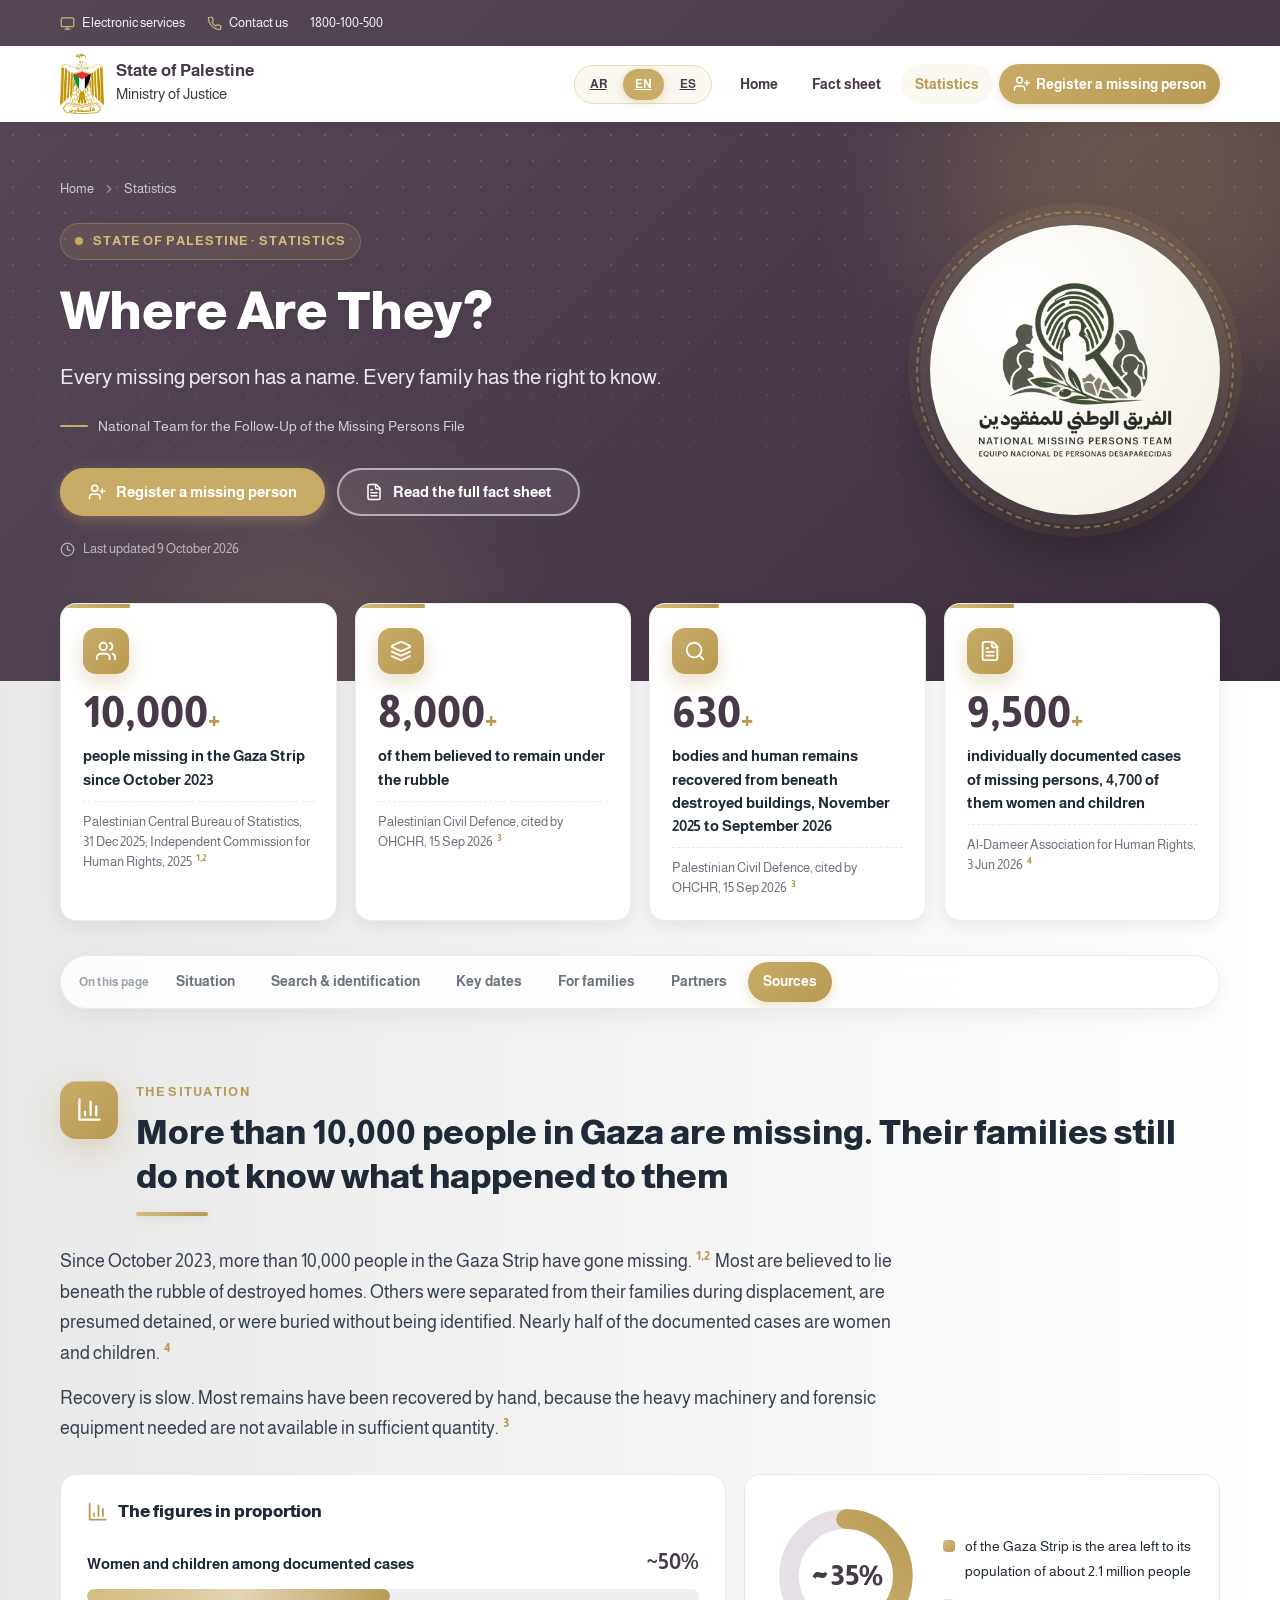
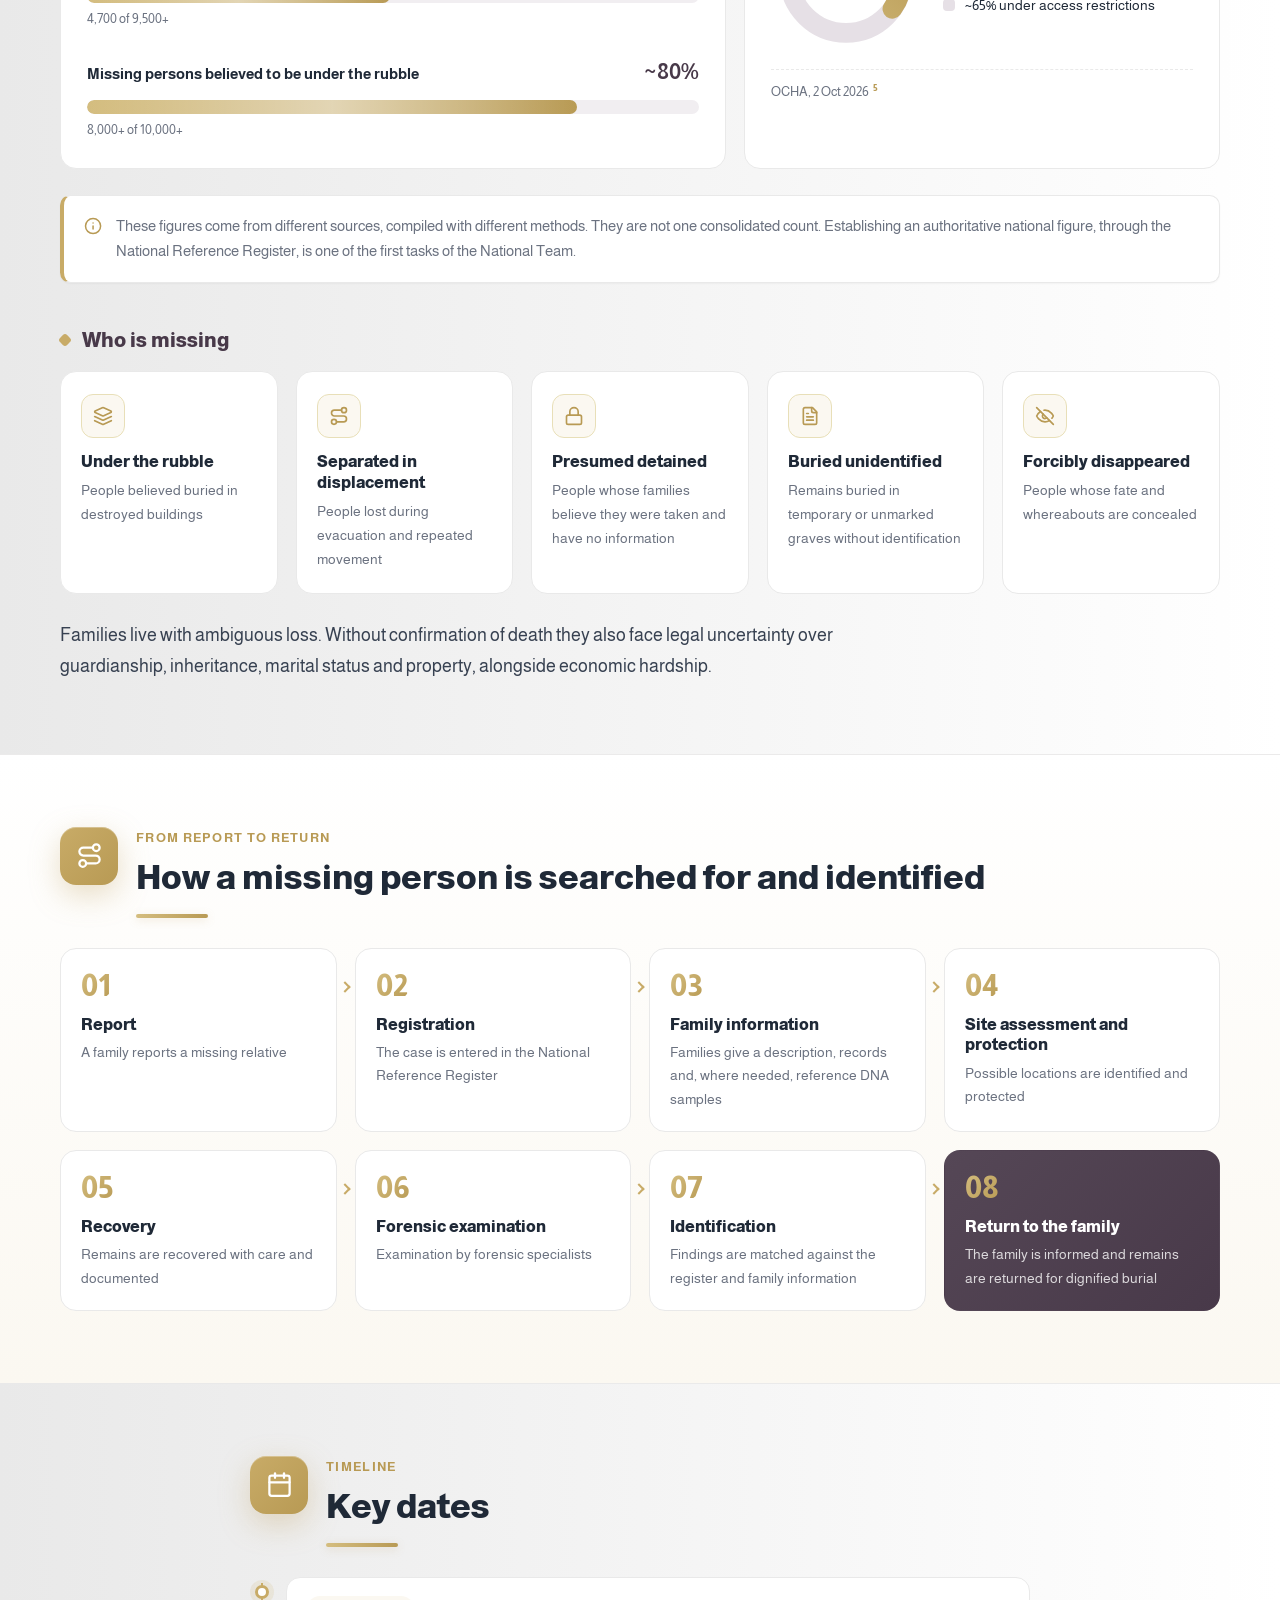
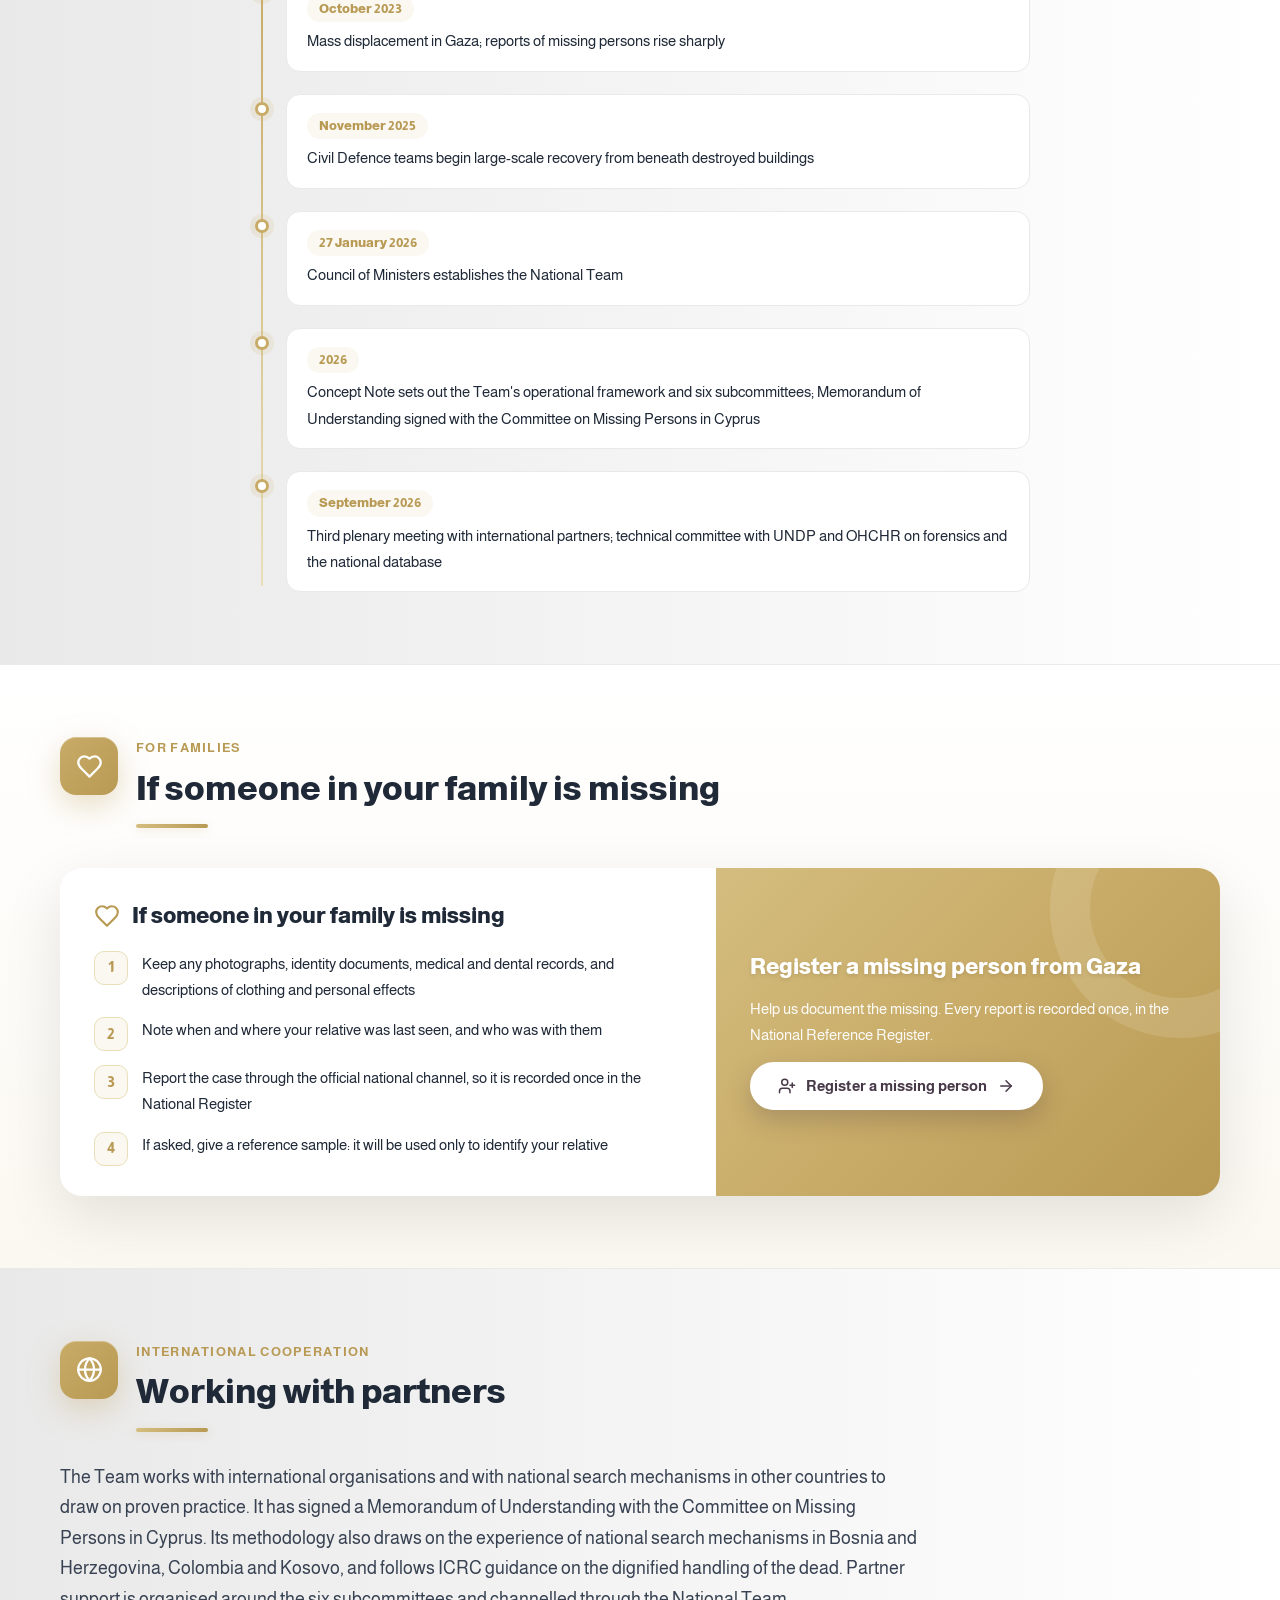
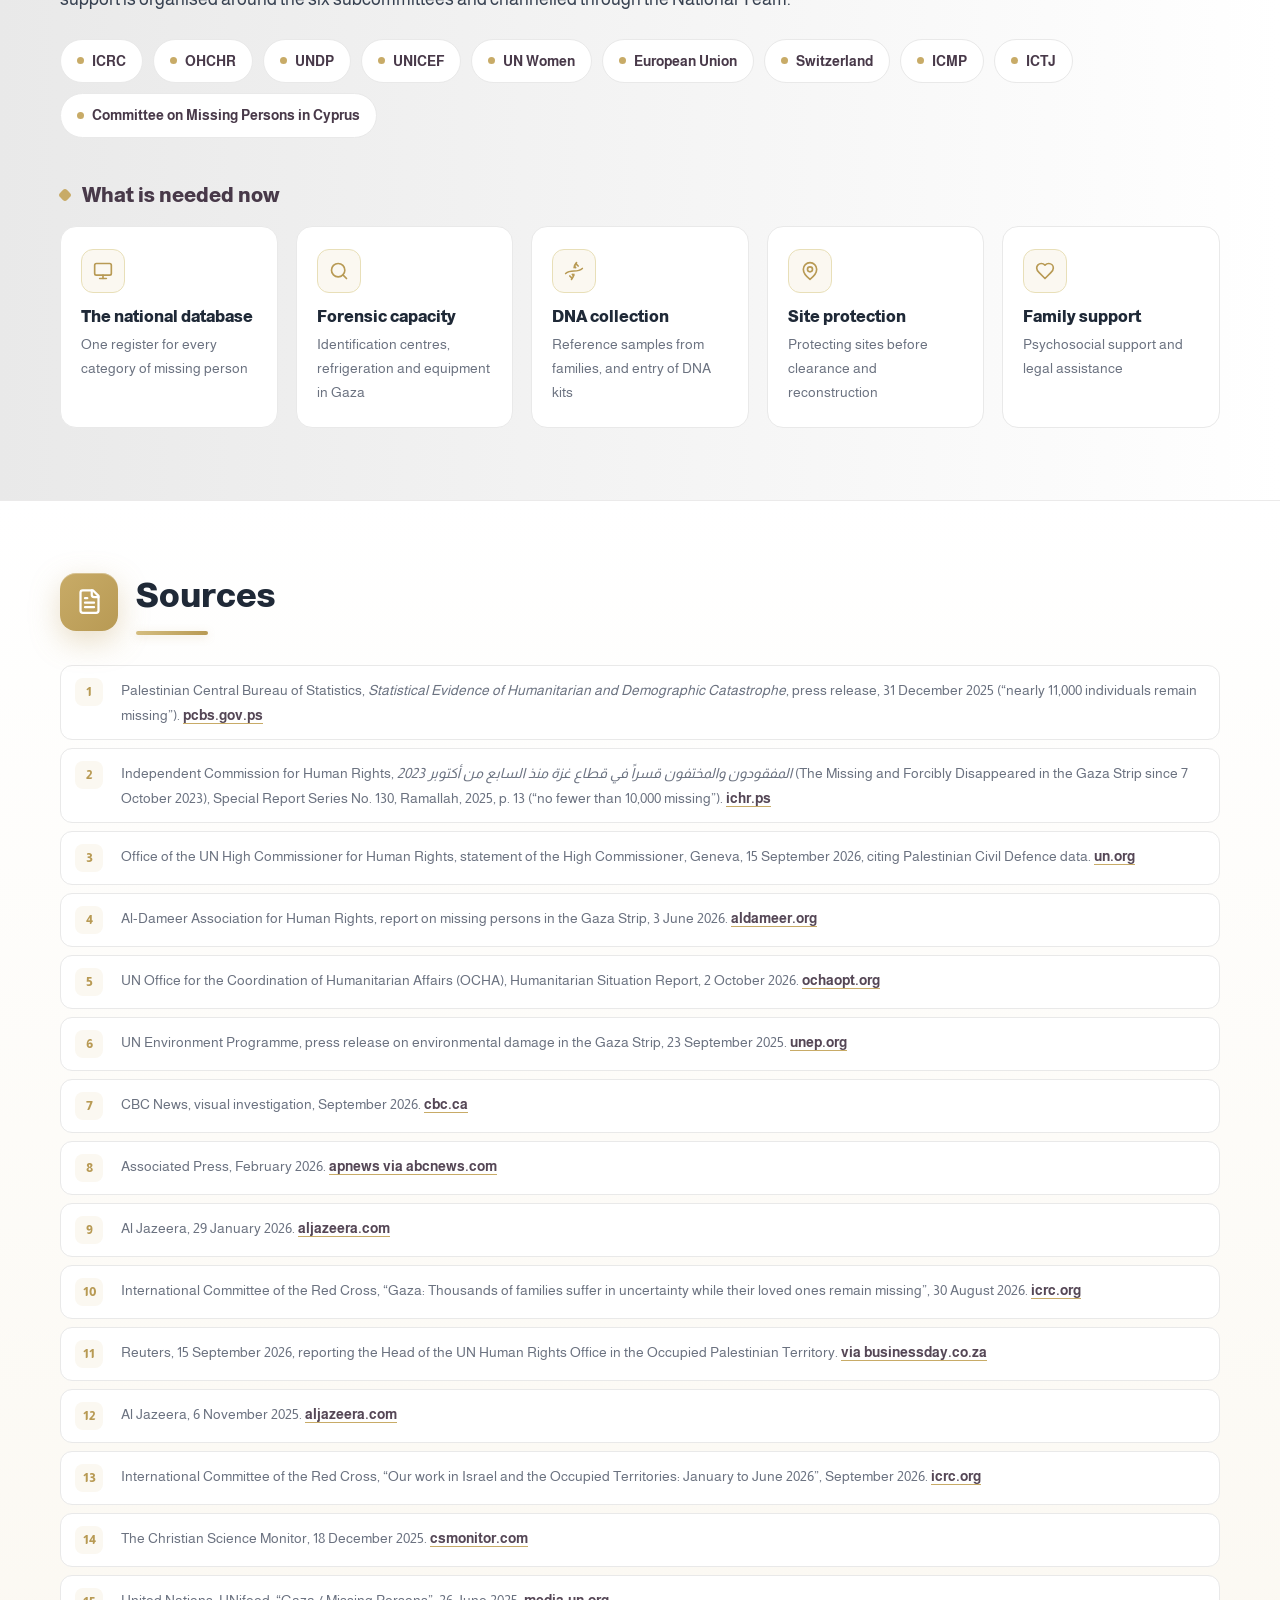
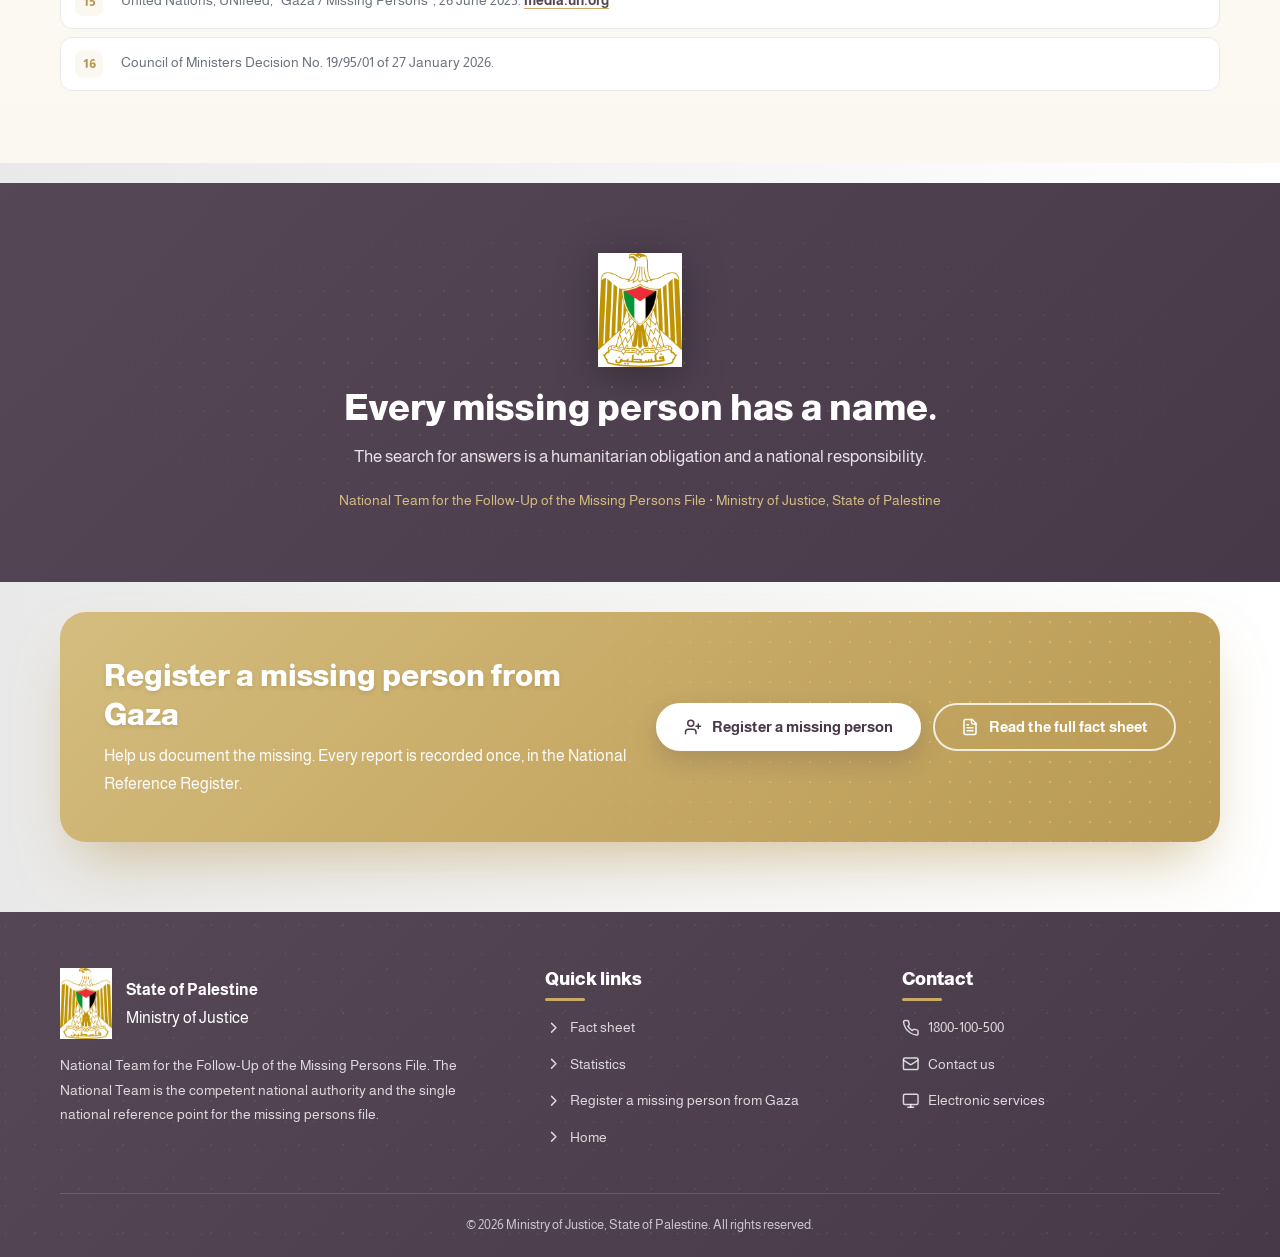
<file: en/national-team-missing-persons-statistics/index.html>
<!doctype html>
<html lang="en" dir="ltr">
<head>
<meta charset="utf-8">
<meta name="robots" content="noindex, nofollow">
<meta name="viewport" content="width=device-width, initial-scale=1">
<title>Where Are They? Missing Persons in Gaza in Numbers | Ministry of Justice, State of Palestine</title>
<meta name="description" content="Statistics on missing persons in the Gaza Strip: key figures, why cases remain open, and how the National Team searches for and identifies the missing.">
<meta name="theme-color" content="#554756">
<meta property="og:title" content="Where Are They? Missing Persons in Gaza in Numbers">
<meta property="og:description" content="Statistics on missing persons in the Gaza Strip: key figures, why cases remain open, and how the National Team searches for and identifies the missing.">
<meta property="og:image" content="../../assets/img/national-team-logo.png">
<link rel="canonical" href="https://moj.pna.ps/en/national-team-missing-persons-statistics">
<link rel="alternate" hreflang="ar" href="https://moj.pna.ps/national-team-missing-persons-statistics">
<link rel="alternate" hreflang="en" href="https://moj.pna.ps/en/national-team-missing-persons-statistics">
<link rel="alternate" hreflang="es" href="https://moj.pna.ps/es/national-team-missing-persons-statistics">
<link rel="alternate" hreflang="x-default" href="https://moj.pna.ps/national-team-missing-persons-statistics">
<link rel="icon" href="../../assets/img/coat-of-arms.png">
<!-- Almarai is already self-hosted on moj.pna.ps; this link is only for standalone use -->
<link rel="preconnect" href="https://fonts.googleapis.com">
<link rel="preconnect" href="https://fonts.gstatic.com" crossorigin>
<link rel="stylesheet" href="https://fonts.googleapis.com/css2?family=Almarai:wght@300;400;700;800&display=swap">
<link rel="stylesheet" href="../../assets/css/missing-persons.css">
<script src="../../assets/js/missing-persons.js" defer></script>
<style>html{scroll-behavior:smooth}body{margin:0;background:#fff}</style>
</head>
<body>
<div class="mp" lang="en" dir="ltr" data-locale="en-US">
<div class="mp-progress" aria-hidden="true"><span></span></div>
<a class="mp-skip" href="#mp-content">Skip to content</a>
<!-- SHELL:START (standalone header; remove when the page is placed inside the site layout) -->
<div class="mp-topbar"><div class="mp-container">
  <div class="mp-topbar-links">
    <a href="https://eservices.moj.pna.ps" rel="noopener"><svg class="mp-icon" viewBox="0 0 24 24" aria-hidden="true" focusable="false"><rect width="20" height="14" x="2" y="3" rx="2"/><path d="M8 21h8"/><path d="M12 17v4"/></svg>Electronic services</a>
    <a href="https://moj.pna.ps/Contact-Us"><svg class="mp-icon" viewBox="0 0 24 24" aria-hidden="true" focusable="false"><path d="M22 16.92v3a2 2 0 0 1-2.18 2 19.79 19.79 0 0 1-8.63-3.07 19.5 19.5 0 0 1-6-6 19.79 19.79 0 0 1-3.07-8.67A2 2 0 0 1 4.11 2h3a2 2 0 0 1 2 1.72 12.84 12.84 0 0 0 .7 2.81 2 2 0 0 1-.45 2.11L8.09 9.91a16 16 0 0 0 6 6l1.27-1.27a2 2 0 0 1 2.11-.45 12.84 12.84 0 0 0 2.81.7A2 2 0 0 1 22 16.92z"/></svg>Contact us</a>
    <a href="tel:1800100500" dir="ltr">1800-100-500</a>
  </div>
</div></div>
<header class="mp-header"><div class="mp-container">
  <a class="mp-brand" href="https://moj.pna.ps/en"><img src="../../assets/img/coat-of-arms.png" alt="" width="44" height="60"><span><strong>State of Palestine</strong><span>Ministry of Justice</span></span></a>
  <div class="mp-header-end">
  <nav class="mp-lang" aria-label="Language"><a href="../../national-team-missing-persons-statistics/" hreflang="ar" lang="ar" title="العربية">AR</a><a href="../../en/national-team-missing-persons-statistics/" hreflang="en" lang="en" aria-current="true" title="English">EN</a><a href="../../es/national-team-missing-persons-statistics/" hreflang="es" lang="es" title="Español">ES</a></nav>
  <nav class="mp-nav" aria-label="Home">
    <a href="https://moj.pna.ps/en">Home</a>
    <a href="../national-team-missing-persons/">Fact sheet</a>
    <a href="../national-team-missing-persons-statistics/" aria-current="page">Statistics</a>
    <a class="mp-nav-cta" href="https://moj.pna.ps/en/gaza-lost-people"><svg class="mp-icon" viewBox="0 0 24 24" aria-hidden="true" focusable="false"><path d="M16 21v-2a4 4 0 0 0-4-4H6a4 4 0 0 0-4 4v2"/><circle cx="9" cy="7" r="4"/><path d="M19 8v6"/><path d="M22 11h-6"/></svg><span>Register a missing person</span></a>
  </nav>
  </div>
</div></header>
<!-- SHELL:END -->

<section class="mp-hero">
  <span class="mp-hero-glow g1"></span><span class="mp-hero-glow g2"></span>
  <div class="mp-container">
    <div class="mp-hero-text">
      <nav class="mp-crumbs" aria-label="breadcrumb"><a href="https://moj.pna.ps/en">Home</a><svg class="mp-icon mp-flip" viewBox="0 0 24 24" aria-hidden="true" focusable="false"><path d="m9 18 6-6-6-6"/></svg><span aria-current="page">Statistics</span></nav>
      <span class="mp-eyebrow">State of Palestine · Statistics</span>
      <h1>Where Are They?</h1>
      <p class="mp-hero-tag">Every missing person has a name. Every family has the right to know.</p>
      <p class="mp-hero-team">National Team for the Follow-Up of the Missing Persons File</p>
      <div class="mp-hero-actions"><a class="mp-btn" href="https://moj.pna.ps/en/gaza-lost-people"><svg class="mp-icon" viewBox="0 0 24 24" aria-hidden="true" focusable="false"><path d="M16 21v-2a4 4 0 0 0-4-4H6a4 4 0 0 0-4 4v2"/><circle cx="9" cy="7" r="4"/><path d="M19 8v6"/><path d="M22 11h-6"/></svg>Register a missing person</a><a class="mp-btn mp-btn-ghost" href="../national-team-missing-persons/"><svg class="mp-icon" viewBox="0 0 24 24" aria-hidden="true" focusable="false"><path d="M15 2H6a2 2 0 0 0-2 2v16a2 2 0 0 0 2 2h12a2 2 0 0 0 2-2V7Z"/><path d="M14 2v4a2 2 0 0 0 2 2h4"/><path d="M16 13H8"/><path d="M16 17H8"/><path d="M10 9H8"/></svg>Read the full fact sheet</a></div>
      <p class="mp-hero-meta"><svg class="mp-icon" viewBox="0 0 24 24" aria-hidden="true" focusable="false"><circle cx="12" cy="12" r="10"/><path d="M12 6v6l4 2"/></svg>Last updated 9 October 2026</p>
    </div>
    <div class="mp-hero-logo-wrap"><div class="mp-hero-logo"><picture><source srcset="../../assets/img/national-team-logo.webp" type="image/webp"><img src="../../assets/img/national-team-logo.png" alt="National Team for the Follow-Up of the Missing Persons File" width="560" height="560"></picture></div></div>
  </div>
</section>
<div class="mp-container">
  <div class="mp-kpis"><article class="mp-kpi" data-reveal style="--i:0"><div class="mp-kpi-icon"><svg class="mp-icon" viewBox="0 0 24 24" aria-hidden="true" focusable="false"><path d="M16 21v-2a4 4 0 0 0-4-4H6a4 4 0 0 0-4 4v2"/><circle cx="9" cy="7" r="4"/><path d="M22 21v-2a4 4 0 0 0-3-3.87"/><path d="M16 3.13a4 4 0 0 1 0 7.75"/></svg></div><span class="mp-num" data-count="10000" data-prefix="" data-suffix="+">10,000<small>+</small></span><p class="mp-kpi-label">people missing in the Gaza Strip since October 2023</p><p class="mp-kpi-src">Palestinian Central Bureau of Statistics, 31 Dec 2025; Independent Commission for Human Rights, 2025<sup class="mp-ref"><a href="#src-1">1,2</a></sup></p></article><article class="mp-kpi" data-reveal style="--i:1"><div class="mp-kpi-icon"><svg class="mp-icon" viewBox="0 0 24 24" aria-hidden="true" focusable="false"><path d="m12.83 2.18a2 2 0 0 0-1.66 0L2.6 6.08a1 1 0 0 0 0 1.83l8.58 3.91a2 2 0 0 0 1.66 0l8.58-3.9a1 1 0 0 0 0-1.83Z"/><path d="m22 17.65-9.17 4.16a2 2 0 0 1-1.66 0L2 17.65"/><path d="m22 12.65-9.17 4.16a2 2 0 0 1-1.66 0L2 12.65"/></svg></div><span class="mp-num" data-count="8000" data-prefix="" data-suffix="+">8,000<small>+</small></span><p class="mp-kpi-label">of them believed to remain under the rubble</p><p class="mp-kpi-src">Palestinian Civil Defence, cited by OHCHR, 15 Sep 2026<sup class="mp-ref"><a href="#src-3">3</a></sup></p></article><article class="mp-kpi" data-reveal style="--i:2"><div class="mp-kpi-icon"><svg class="mp-icon" viewBox="0 0 24 24" aria-hidden="true" focusable="false"><circle cx="11" cy="11" r="8"/><path d="m21 21-4.3-4.3"/></svg></div><span class="mp-num" data-count="630" data-prefix="" data-suffix="+">630<small>+</small></span><p class="mp-kpi-label">bodies and human remains recovered from beneath destroyed buildings, November 2025 to September 2026</p><p class="mp-kpi-src">Palestinian Civil Defence, cited by OHCHR, 15 Sep 2026<sup class="mp-ref"><a href="#src-3">3</a></sup></p></article><article class="mp-kpi" data-reveal style="--i:3"><div class="mp-kpi-icon"><svg class="mp-icon" viewBox="0 0 24 24" aria-hidden="true" focusable="false"><path d="M15 2H6a2 2 0 0 0-2 2v16a2 2 0 0 0 2 2h12a2 2 0 0 0 2-2V7Z"/><path d="M14 2v4a2 2 0 0 0 2 2h4"/><path d="M16 13H8"/><path d="M16 17H8"/><path d="M10 9H8"/></svg></div><span class="mp-num" data-count="9500" data-prefix="" data-suffix="+">9,500<small>+</small></span><p class="mp-kpi-label">individually documented cases of missing persons, 4,700 of them women and children</p><p class="mp-kpi-src">Al-Dameer Association for Human Rights, 3 Jun 2026<sup class="mp-ref"><a href="#src-4">4</a></sup></p></article></div>
</div>
<nav class="mp-toc" aria-label="On this page"><div class="mp-container"><div class="mp-toc-inner"><span class="mp-toc-label">On this page</span><a href="#situation">Situation</a><a href="#process">Search & identification</a><a href="#key-dates">Key dates</a><a href="#families">For families</a><a href="#partners">Partners</a><a href="#sources">Sources</a></div></div></nav>
<main id="mp-content" class="mp-main">
<section id="situation" class="mp-section"><div class="mp-container">
  <div class="mp-head" data-reveal><div class="mp-head-icon"><svg class="mp-icon" viewBox="0 0 24 24" aria-hidden="true" focusable="false"><path d="M3 3v18h18"/><path d="M18 17V9"/><path d="M13 17V5"/><path d="M8 17v-3"/></svg></div><div><span class="mp-kicker">The situation</span><h2>More than 10,000 people in Gaza are missing. Their families still do not know what happened to them</h2><span class="mp-divider"></span></div></div>
  <p class="mp-lead" data-reveal>Since October 2023, more than 10,000 people in the Gaza Strip have gone missing.<sup class="mp-ref"><a href="#src-1">1,2</a></sup> Most are believed to lie beneath the rubble of destroyed homes. Others were separated from their families during displacement, are presumed detained, or were buried without being identified. Nearly half of the documented cases are women and children.<sup class="mp-ref"><a href="#src-4">4</a></sup></p><p class="mp-lead" data-reveal>Recovery is slow. Most remains have been recovered by hand, because the heavy machinery and forensic equipment needed are not available in sufficient quantity.<sup class="mp-ref"><a href="#src-3">3</a></sup></p>
  <div class="mp-viz">
    <div class="mp-viz-card" data-reveal><h3><svg class="mp-icon" viewBox="0 0 24 24" aria-hidden="true" focusable="false"><path d="M3 3v18h18"/><path d="M18 17V9"/><path d="M13 17V5"/><path d="M8 17v-3"/></svg>The figures in proportion</h3><div class="mp-bar" data-reveal><div class="mp-bar-top"><span>Women and children among documented cases</span><b>~50%</b></div><div class="mp-bar-track" role="img" aria-label="Women and children among documented cases: 4,700 of 9,500+"><div class="mp-bar-fill" style="--v:49.5"></div></div><small>4,700 of 9,500+</small></div><div class="mp-bar" data-reveal><div class="mp-bar-top"><span>Missing persons believed to be under the rubble</span><b>~80%</b></div><div class="mp-bar-track" role="img" aria-label="Missing persons believed to be under the rubble: 8,000+ of 10,000+"><div class="mp-bar-fill" style="--v:80"></div></div><small>8,000+ of 10,000+</small></div></div>
    <div class="mp-viz-card" data-reveal style="--i:1">
  <div class="mp-donut-wrap">
    <div class="mp-donut" style="--v:35" role="img" aria-label="~35% of the Gaza Strip is the area left to its population of about 2.1 million people">
      <svg viewBox="0 0 42 42" aria-hidden="true"><defs><linearGradient id="mp-grad" x1="0" y1="0" x2="1" y2="1"><stop offset="0" stop-color="#D4BD7F"/><stop offset="1" stop-color="#B89A54"/></linearGradient></defs>
        <circle class="bg" cx="21" cy="21" r="15.915" stroke-width="6"/><circle class="fg" cx="21" cy="21" r="15.915" stroke-width="6" pathLength="100"/></svg>
      <span class="mp-donut-center">~35%</span>
    </div>
    <div class="mp-legend"><span><i style="background:linear-gradient(135deg,#D4BD7F,#B89A54)"></i>of the Gaza Strip is the area left to its population of about 2.1 million people</span><span><i style="background:#E6E0E6"></i>~65% under access restrictions</span></div>
  </div><p class="mp-donut-src">OCHA, 2 Oct 2026<sup class="mp-ref"><a href="#src-5">5</a></sup></p></div>
  </div>
  <p class="mp-note" data-reveal><svg class="mp-icon" viewBox="0 0 24 24" aria-hidden="true" focusable="false"><circle cx="12" cy="12" r="10"/><path d="M12 16v-4"/><path d="M12 8h.01"/></svg><span>These figures come from different sources, compiled with different methods. They are not one consolidated count. Establishing an authoritative national figure, through the National Reference Register, is one of the first tasks of the National Team.</span></p>
  <h3 class="mp-h3" data-reveal>Who is missing</h3>
  <div class="mp-grid mp-g5"><div class="mp-tile" data-reveal style="--i:0"><div class="mp-tile-icon"><svg class="mp-icon" viewBox="0 0 24 24" aria-hidden="true" focusable="false"><path d="m12.83 2.18a2 2 0 0 0-1.66 0L2.6 6.08a1 1 0 0 0 0 1.83l8.58 3.91a2 2 0 0 0 1.66 0l8.58-3.9a1 1 0 0 0 0-1.83Z"/><path d="m22 17.65-9.17 4.16a2 2 0 0 1-1.66 0L2 17.65"/><path d="m22 12.65-9.17 4.16a2 2 0 0 1-1.66 0L2 12.65"/></svg></div><h4>Under the rubble</h4><p>People believed buried in destroyed buildings</p></div><div class="mp-tile" data-reveal style="--i:1"><div class="mp-tile-icon"><svg class="mp-icon" viewBox="0 0 24 24" aria-hidden="true" focusable="false"><circle cx="6" cy="19" r="3"/><path d="M9 19h8.5a3.5 3.5 0 0 0 0-7h-11a3.5 3.5 0 0 1 0-7H15"/><circle cx="18" cy="5" r="3"/></svg></div><h4>Separated in displacement</h4><p>People lost during evacuation and repeated movement</p></div><div class="mp-tile" data-reveal style="--i:2"><div class="mp-tile-icon"><svg class="mp-icon" viewBox="0 0 24 24" aria-hidden="true" focusable="false"><rect width="18" height="11" x="3" y="11" rx="2"/><path d="M7 11V7a5 5 0 0 1 10 0v4"/></svg></div><h4>Presumed detained</h4><p>People whose families believe they were taken and have no information</p></div><div class="mp-tile" data-reveal style="--i:3"><div class="mp-tile-icon"><svg class="mp-icon" viewBox="0 0 24 24" aria-hidden="true" focusable="false"><path d="M15 2H6a2 2 0 0 0-2 2v16a2 2 0 0 0 2 2h12a2 2 0 0 0 2-2V7Z"/><path d="M14 2v4a2 2 0 0 0 2 2h4"/><path d="M16 13H8"/><path d="M16 17H8"/><path d="M10 9H8"/></svg></div><h4>Buried unidentified</h4><p>Remains buried in temporary or unmarked graves without identification</p></div><div class="mp-tile" data-reveal style="--i:4"><div class="mp-tile-icon"><svg class="mp-icon" viewBox="0 0 24 24" aria-hidden="true" focusable="false"><path d="M9.88 9.88a3 3 0 1 0 4.24 4.24"/><path d="M10.73 5.08A10.43 10.43 0 0 1 12 5c7 0 10 7 10 7a13.16 13.16 0 0 1-1.67 2.68"/><path d="M6.61 6.61A13.53 13.53 0 0 0 2 12s3 7 10 7a9.74 9.74 0 0 0 5.39-1.61"/><path d="m2 2 20 20"/></svg></div><h4>Forcibly disappeared</h4><p>People whose fate and whereabouts are concealed</p></div></div>
  <p class="mp-lead" data-reveal style="margin-top:26px">Families live with ambiguous loss. Without confirmation of death they also face legal uncertainty over guardianship, inheritance, marital status and property, alongside economic hardship.</p>
</div></section>

<section id="process" class="mp-section mp-section-alt"><div class="mp-container">
  <div class="mp-head" data-reveal><div class="mp-head-icon"><svg class="mp-icon" viewBox="0 0 24 24" aria-hidden="true" focusable="false"><circle cx="6" cy="19" r="3"/><path d="M9 19h8.5a3.5 3.5 0 0 0 0-7h-11a3.5 3.5 0 0 1 0-7H15"/><circle cx="18" cy="5" r="3"/></svg></div><div><span class="mp-kicker">From report to return</span><h2>How a missing person is searched for and identified</h2><span class="mp-divider"></span></div></div>
  <ol class="mp-process"><li class="mp-step" data-reveal style="--i:0"><span class="mp-step-n">01</span><h4>Report</h4><p>A family reports a missing relative</p></li><li class="mp-step" data-reveal style="--i:1"><span class="mp-step-n">02</span><h4>Registration</h4><p>The case is entered in the National Reference Register</p></li><li class="mp-step" data-reveal style="--i:2"><span class="mp-step-n">03</span><h4>Family information</h4><p>Families give a description, records and, where needed, reference DNA samples</p></li><li class="mp-step" data-reveal style="--i:3"><span class="mp-step-n">04</span><h4>Site assessment and protection</h4><p>Possible locations are identified and protected</p></li><li class="mp-step" data-reveal style="--i:0"><span class="mp-step-n">05</span><h4>Recovery</h4><p>Remains are recovered with care and documented</p></li><li class="mp-step" data-reveal style="--i:1"><span class="mp-step-n">06</span><h4>Forensic examination</h4><p>Examination by forensic specialists</p></li><li class="mp-step" data-reveal style="--i:2"><span class="mp-step-n">07</span><h4>Identification</h4><p>Findings are matched against the register and family information</p></li><li class="mp-step mp-step-final" data-reveal style="--i:3"><span class="mp-step-n">08</span><h4>Return to the family</h4><p>The family is informed and remains are returned for dignified burial</p></li></ol>
</div></section>

<section id="key-dates" class="mp-section"><div class="mp-container mp-narrow">
  <div class="mp-head" data-reveal><div class="mp-head-icon"><svg class="mp-icon" viewBox="0 0 24 24" aria-hidden="true" focusable="false"><rect width="18" height="18" x="3" y="4" rx="2"/><path d="M16 2v4"/><path d="M8 2v4"/><path d="M3 10h18"/></svg></div><div><span class="mp-kicker">Timeline</span><h2>Key dates</h2><span class="mp-divider"></span></div></div>
  <ol class="mp-timeline"><li class="mp-tl" data-reveal style="--i:0"><div class="mp-tl-card"><time>October 2023</time><p>Mass displacement in Gaza; reports of missing persons rise sharply</p></div></li><li class="mp-tl" data-reveal style="--i:1"><div class="mp-tl-card"><time>November 2025</time><p>Civil Defence teams begin large-scale recovery from beneath destroyed buildings</p></div></li><li class="mp-tl" data-reveal style="--i:2"><div class="mp-tl-card"><time>27 January 2026</time><p>Council of Ministers establishes the National Team</p></div></li><li class="mp-tl" data-reveal style="--i:3"><div class="mp-tl-card"><time>2026</time><p>Concept Note sets out the Team's operational framework and six subcommittees; Memorandum of Understanding signed with the Committee on Missing Persons in Cyprus</p></div></li><li class="mp-tl" data-reveal style="--i:4"><div class="mp-tl-card"><time>September 2026</time><p>Third plenary meeting with international partners; technical committee with UNDP and OHCHR on forensics and the national database</p></div></li></ol>
</div></section>

<section id="families" class="mp-section mp-section-alt"><div class="mp-container">
  <div class="mp-head" data-reveal><div class="mp-head-icon"><svg class="mp-icon" viewBox="0 0 24 24" aria-hidden="true" focusable="false"><path d="M19 14c1.49-1.46 3-3.21 3-5.5A5.5 5.5 0 0 0 16.5 3c-1.76 0-3 .5-4.5 2-1.5-1.5-2.74-2-4.5-2A5.5 5.5 0 0 0 2 8.5c0 2.3 1.5 4.05 3 5.5l7 7Z"/></svg></div><div><span class="mp-kicker">For families</span><h2>If someone in your family is missing</h2><span class="mp-divider"></span></div></div>
  <div class="mp-family" data-reveal>
  <div class="mp-family-steps"><h3><svg class="mp-icon" viewBox="0 0 24 24" aria-hidden="true" focusable="false"><path d="M19 14c1.49-1.46 3-3.21 3-5.5A5.5 5.5 0 0 0 16.5 3c-1.76 0-3 .5-4.5 2-1.5-1.5-2.74-2-4.5-2A5.5 5.5 0 0 0 2 8.5c0 2.3 1.5 4.05 3 5.5l7 7Z"/></svg>If someone in your family is missing</h3><ol><li>Keep any photographs, identity documents, medical and dental records, and descriptions of clothing and personal effects</li><li>Note when and where your relative was last seen, and who was with them</li><li>Report the case through the official national channel, so it is recorded once in the National Register</li><li>If asked, give a reference sample: it will be used only to identify your relative</li></ol></div>
  <div class="mp-family-cta"><h3>Register a missing person from Gaza</h3><p>Help us document the missing. Every report is recorded once, in the National Reference Register.</p>
    <a class="mp-btn" href="https://moj.pna.ps/en/gaza-lost-people"><svg class="mp-icon" viewBox="0 0 24 24" aria-hidden="true" focusable="false"><path d="M16 21v-2a4 4 0 0 0-4-4H6a4 4 0 0 0-4 4v2"/><circle cx="9" cy="7" r="4"/><path d="M19 8v6"/><path d="M22 11h-6"/></svg>Register a missing person<svg class="mp-icon mp-flip mp-flip-move" viewBox="0 0 24 24" aria-hidden="true" focusable="false"><path d="M5 12h14"/><path d="m12 5 7 7-7 7"/></svg></a></div>
</div>
</div></section>

<section id="partners" class="mp-section"><div class="mp-container">
  <div class="mp-head" data-reveal><div class="mp-head-icon"><svg class="mp-icon" viewBox="0 0 24 24" aria-hidden="true" focusable="false"><circle cx="12" cy="12" r="10"/><path d="M12 2a14.5 14.5 0 0 0 0 20 14.5 14.5 0 0 0 0-20"/><path d="M2 12h20"/></svg></div><div><span class="mp-kicker">International cooperation</span><h2>Working with partners</h2><span class="mp-divider"></span></div></div>
  <p class="mp-lead" data-reveal>The Team works with international organisations and with national search mechanisms in other countries to draw on proven practice. It has signed a Memorandum of Understanding with the Committee on Missing Persons in Cyprus. Its methodology also draws on the experience of national search mechanisms in Bosnia and Herzegovina, Colombia and Kosovo, and follows ICRC guidance on the dignified handling of the dead. Partner support is organised around the six subcommittees and channelled through the National Team.</p>
  <div class="mp-chips" data-reveal><span class="mp-chip">ICRC</span><span class="mp-chip">OHCHR</span><span class="mp-chip">UNDP</span><span class="mp-chip">UNICEF</span><span class="mp-chip">UN Women</span><span class="mp-chip">European Union</span><span class="mp-chip">Switzerland</span><span class="mp-chip">ICMP</span><span class="mp-chip">ICTJ</span><span class="mp-chip">Committee on Missing Persons in Cyprus</span></div>
  <h3 class="mp-h3" data-reveal>What is needed now</h3>
  <div class="mp-grid mp-g5"><div class="mp-tile" data-reveal style="--i:0"><div class="mp-tile-icon"><svg class="mp-icon" viewBox="0 0 24 24" aria-hidden="true" focusable="false"><rect width="20" height="14" x="2" y="3" rx="2"/><path d="M8 21h8"/><path d="M12 17v4"/></svg></div><h4>The national database</h4><p>One register for every category of missing person</p></div><div class="mp-tile" data-reveal style="--i:1"><div class="mp-tile-icon"><svg class="mp-icon" viewBox="0 0 24 24" aria-hidden="true" focusable="false"><circle cx="11" cy="11" r="8"/><path d="m21 21-4.3-4.3"/></svg></div><h4>Forensic capacity</h4><p>Identification centres, refrigeration and equipment in Gaza</p></div><div class="mp-tile" data-reveal style="--i:2"><div class="mp-tile-icon"><svg class="mp-icon" viewBox="0 0 24 24" aria-hidden="true" focusable="false"><path d="M2 15c6.667-6 13.333 0 20-6"/><path d="M9 22c1.798-1.998 2.518-3.995 2.807-5.993"/><path d="M15 2c-1.798 1.998-2.518 3.995-2.807 5.993"/><path d="m17 6-2.5-2.5"/><path d="m14 8-1-1"/><path d="m7 18 2.5 2.5"/><path d="m10 16 1.5 1.5"/></svg></div><h4>DNA collection</h4><p>Reference samples from families, and entry of DNA kits</p></div><div class="mp-tile" data-reveal style="--i:3"><div class="mp-tile-icon"><svg class="mp-icon" viewBox="0 0 24 24" aria-hidden="true" focusable="false"><path d="M20 10c0 6-8 12-8 12s-8-6-8-12a8 8 0 0 1 16 0Z"/><circle cx="12" cy="10" r="3"/></svg></div><h4>Site protection</h4><p>Protecting sites before clearance and reconstruction</p></div><div class="mp-tile" data-reveal style="--i:4"><div class="mp-tile-icon"><svg class="mp-icon" viewBox="0 0 24 24" aria-hidden="true" focusable="false"><path d="M19 14c1.49-1.46 3-3.21 3-5.5A5.5 5.5 0 0 0 16.5 3c-1.76 0-3 .5-4.5 2-1.5-1.5-2.74-2-4.5-2A5.5 5.5 0 0 0 2 8.5c0 2.3 1.5 4.05 3 5.5l7 7Z"/></svg></div><h4>Family support</h4><p>Psychosocial support and legal assistance</p></div></div>
</div></section>

<section id="sources" class="mp-section mp-section-alt"><div class="mp-container">
  <div class="mp-head" data-reveal><div class="mp-head-icon"><svg class="mp-icon" viewBox="0 0 24 24" aria-hidden="true" focusable="false"><path d="M15 2H6a2 2 0 0 0-2 2v16a2 2 0 0 0 2 2h12a2 2 0 0 0 2-2V7Z"/><path d="M14 2v4a2 2 0 0 0 2 2h4"/><path d="M16 13H8"/><path d="M16 17H8"/><path d="M10 9H8"/></svg></div><div><h2>Sources</h2><span class="mp-divider"></span></div></div>
  <ol class="mp-sources"><li id="src-1"><span>Palestinian Central Bureau of Statistics, <em>Statistical Evidence of Humanitarian and Demographic Catastrophe</em>, press release, 31 December 2025 (“nearly 11,000 individuals remain missing”). <a href="https://www.pcbs.gov.ps/portals/_pcbs/PressRelease/Press_En_PalPeopleEnd2025E.pdf" target="_blank" rel="noopener">pcbs.gov.ps</a></span></li><li id="src-2"><span>Independent Commission for Human Rights, <em lang="ar" dir="rtl">المفقودون والمختفون قسراً في قطاع غزة منذ السابع من أكتوبر 2023</em> (The Missing and Forcibly Disappeared in the Gaza Strip since 7 October 2023), Special Report Series No. 130, Ramallah, 2025, p. 13 (“no fewer than 10,000 missing”). <a href="https://www.ichr.ps/" target="_blank" rel="noopener">ichr.ps</a></span></li><li id="src-3"><span>Office of the UN High Commissioner for Human Rights, statement of the High Commissioner, Geneva, 15 September 2026, citing Palestinian Civil Defence data. <a href="https://www.un.org/unispal/document/un-human-rights-chief-says-recovery-of-remains-in-gaza-three-years-later-adds-to-palestinian-trauma/" target="_blank" rel="noopener">un.org</a></span></li><li id="src-4"><span>Al-Dameer Association for Human Rights, report on missing persons in the Gaza Strip, 3 June 2026. <a href="https://aldameer.org/en/?p=710" target="_blank" rel="noopener">aldameer.org</a></span></li><li id="src-5"><span>UN Office for the Coordination of Humanitarian Affairs (OCHA), Humanitarian Situation Report, 2 October 2026. <a href="https://www.ochaopt.org/content/humanitarian-situation-report-2-october-2026" target="_blank" rel="noopener">ochaopt.org</a></span></li><li id="src-6"><span>UN Environment Programme, press release on environmental damage in the Gaza Strip, 23 September 2025. <a href="https://www.unep.org/news-and-stories/press-release/environmental-damage-gaza-strip-harming-human-health-threatening" target="_blank" rel="noopener">unep.org</a></span></li><li id="src-7"><span>CBC News, visual investigation, September 2026. <a href="https://www.cbc.ca/news/world/is-israel-erasing-evidence-of-alleged-war-crimes-in-gaza-a-visual-investigation-9.7357122" target="_blank" rel="noopener">cbc.ca</a></span></li><li id="src-8"><span>Associated Press, February 2026. <a href="https://abcnews.com/International/wireStory/father-gaza-searches-familys-bones-rubble-home-130050971" target="_blank" rel="noopener">apnews via abcnews.com</a></span></li><li id="src-9"><span>Al Jazeera, 29 January 2026. <a href="https://www.aljazeera.com/features/2026/1/29/even-the-dead-were-not-spared-israelis-gaza-desecration-compounds-grief" target="_blank" rel="noopener">aljazeera.com</a></span></li><li id="src-10"><span>International Committee of the Red Cross, “Gaza: Thousands of families suffer in uncertainty while their loved ones remain missing”, 30 August 2026. <a href="https://www.icrc.org/en/article/gaza-thousands-families-suffer-uncertainty-while-their-loved-ones-remain-missing" target="_blank" rel="noopener">icrc.org</a></span></li><li id="src-11"><span>Reuters, 15 September 2026, reporting the Head of the UN Human Rights Office in the Occupied Palestinian Territory. <a href="https://www.businessday.co.za/world/middle-east/2026-09-15-israel-accused-of-impeding-identification-of-gaza-remains/" target="_blank" rel="noopener">via businessday.co.za</a></span></li><li id="src-12"><span>Al Jazeera, 6 November 2025. <a href="https://www.aljazeera.com/features/2025/11/6/in-gaza-woman-searches-husband-brother-among-corpses" target="_blank" rel="noopener">aljazeera.com</a></span></li><li id="src-13"><span>International Committee of the Red Cross, “Our work in Israel and the Occupied Territories: January to June 2026”, September 2026. <a href="https://www.icrc.org/en/article/our-work-israel-and-occupied-territories-january-june-2026" target="_blank" rel="noopener">icrc.org</a></span></li><li id="src-14"><span>The Christian Science Monitor, 18 December 2025. <a href="https://www.csmonitor.com/World/Middle-East/2025/1218/Gaza-missing-search-disappeared-israel" target="_blank" rel="noopener">csmonitor.com</a></span></li><li id="src-15"><span>United Nations, UNifeed, “Gaza / Missing Persons”, 26 June 2025. <a href="https://media.un.org/unifeed/en/asset/d341/d3418605" target="_blank" rel="noopener">media.un.org</a></span></li><li id="src-16"><span>Council of Ministers Decision No. 19/95/01 of 27 January 2026.</span></li></ol>
</div></section>
</main>
<section class="mp-closing"><div class="mp-container" data-reveal>
  <img src="../../assets/img/coat-of-arms.png" alt="" width="84" height="114">
  <h2>Every missing person has a name.</h2><p>The search for answers is a humanitarian obligation and a national responsibility.</p><small>National Team for the Follow-Up of the Missing Persons File · Ministry of Justice, State of Palestine</small>
</div></section>
<div class="mp-container"><aside class="mp-cta" data-reveal="zoom">
  <div><h2>Register a missing person from Gaza</h2><p>Help us document the missing. Every report is recorded once, in the National Reference Register.</p></div>
  <div class="mp-cta-actions"><a class="mp-btn" href="https://moj.pna.ps/en/gaza-lost-people"><svg class="mp-icon" viewBox="0 0 24 24" aria-hidden="true" focusable="false"><path d="M16 21v-2a4 4 0 0 0-4-4H6a4 4 0 0 0-4 4v2"/><circle cx="9" cy="7" r="4"/><path d="M19 8v6"/><path d="M22 11h-6"/></svg>Register a missing person</a><a class="mp-btn mp-btn-ghost" href="../national-team-missing-persons/"><svg class="mp-icon" viewBox="0 0 24 24" aria-hidden="true" focusable="false"><path d="M15 2H6a2 2 0 0 0-2 2v16a2 2 0 0 0 2 2h12a2 2 0 0 0 2-2V7Z"/><path d="M14 2v4a2 2 0 0 0 2 2h4"/><path d="M16 13H8"/><path d="M16 17H8"/><path d="M10 9H8"/></svg>Read the full fact sheet</a></div>
</aside></div>

<!-- SHELL:START (standalone footer; remove when the page is placed inside the site layout) -->
<footer class="mp-footer"><div class="mp-container">
  <div class="mp-footer-grid">
    <div>
      <div class="mp-footer-brand"><img src="../../assets/img/coat-of-arms.png" alt="" width="52" height="71"><div><strong>State of Palestine</strong><br>Ministry of Justice</div></div>
      <p>National Team for the Follow-Up of the Missing Persons File. The National Team is the competent national authority and the single national reference point for the missing persons file.</p>
    </div>
    <div><h3>Quick links</h3><ul>
      <li><a href="../national-team-missing-persons/"><svg class="mp-icon mp-flip" viewBox="0 0 24 24" aria-hidden="true" focusable="false"><path d="m9 18 6-6-6-6"/></svg>Fact sheet</a></li>
      <li><a href="../national-team-missing-persons-statistics/"><svg class="mp-icon mp-flip" viewBox="0 0 24 24" aria-hidden="true" focusable="false"><path d="m9 18 6-6-6-6"/></svg>Statistics</a></li>
      <li><a href="https://moj.pna.ps/en/gaza-lost-people"><svg class="mp-icon mp-flip" viewBox="0 0 24 24" aria-hidden="true" focusable="false"><path d="m9 18 6-6-6-6"/></svg>Register a missing person from Gaza</a></li>
      <li><a href="https://moj.pna.ps/en"><svg class="mp-icon mp-flip" viewBox="0 0 24 24" aria-hidden="true" focusable="false"><path d="m9 18 6-6-6-6"/></svg>Home</a></li>
    </ul></div>
    <div><h3>Contact</h3><ul>
      <li><a href="tel:1800100500" dir="ltr"><svg class="mp-icon" viewBox="0 0 24 24" aria-hidden="true" focusable="false"><path d="M22 16.92v3a2 2 0 0 1-2.18 2 19.79 19.79 0 0 1-8.63-3.07 19.5 19.5 0 0 1-6-6 19.79 19.79 0 0 1-3.07-8.67A2 2 0 0 1 4.11 2h3a2 2 0 0 1 2 1.72 12.84 12.84 0 0 0 .7 2.81 2 2 0 0 1-.45 2.11L8.09 9.91a16 16 0 0 0 6 6l1.27-1.27a2 2 0 0 1 2.11-.45 12.84 12.84 0 0 0 2.81.7A2 2 0 0 1 22 16.92z"/></svg>1800-100-500</a></li>
      <li><a href="https://moj.pna.ps/Contact-Us"><svg class="mp-icon" viewBox="0 0 24 24" aria-hidden="true" focusable="false"><rect width="20" height="16" x="2" y="4" rx="2"/><path d="m22 7-8.97 5.7a1.94 1.94 0 0 1-2.06 0L2 7"/></svg>Contact us</a></li>
      <li><a href="https://eservices.moj.pna.ps" rel="noopener"><svg class="mp-icon" viewBox="0 0 24 24" aria-hidden="true" focusable="false"><rect width="20" height="14" x="2" y="3" rx="2"/><path d="M8 21h8"/><path d="M12 17v4"/></svg>Electronic services</a></li>
    </ul></div>
  </div>
  <div class="mp-footer-bottom">© 2026 Ministry of Justice, State of Palestine. All rights reserved.</div>
</div></footer>
<!-- SHELL:END -->
<button type="button" class="mp-totop" aria-label="Back to top"><svg class="mp-icon" viewBox="0 0 24 24" aria-hidden="true" focusable="false"><path d="m18 15-6-6-6 6"/></svg></button>
</div>
</body>
</html>
</file>
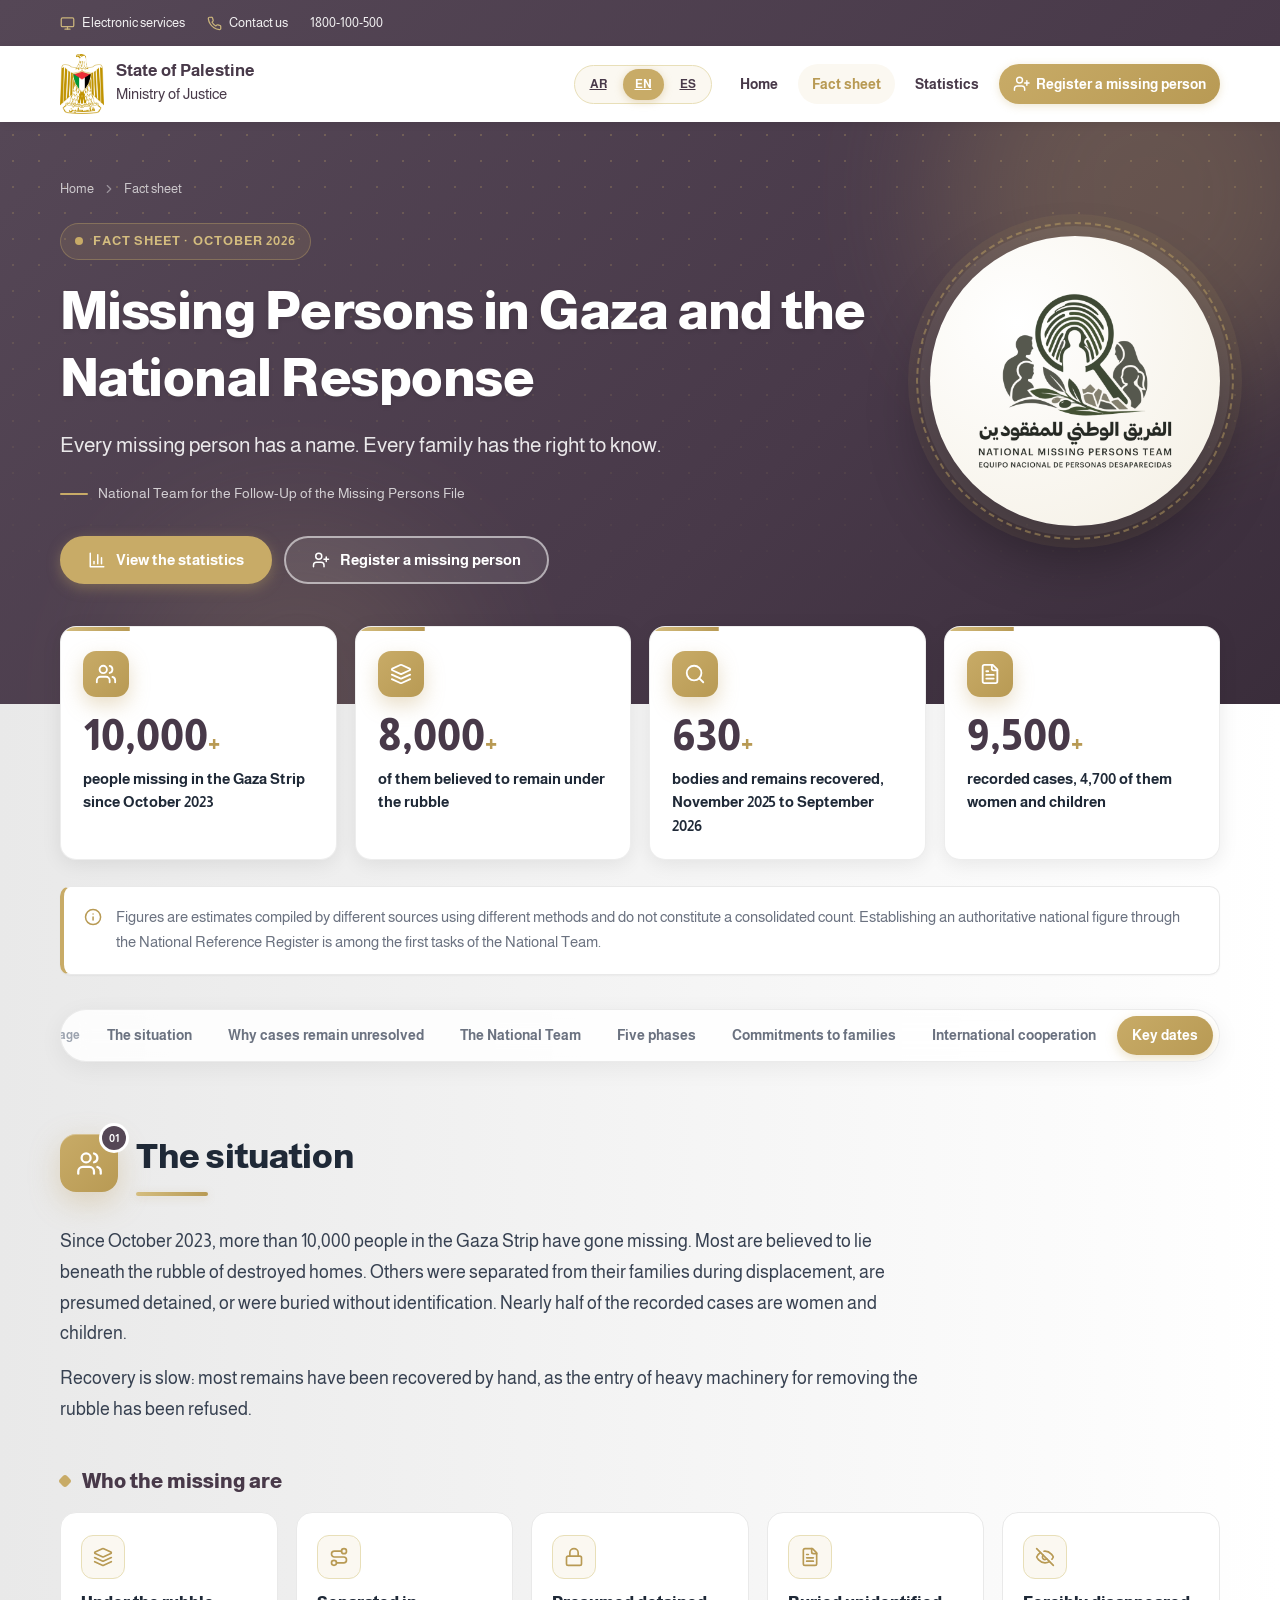
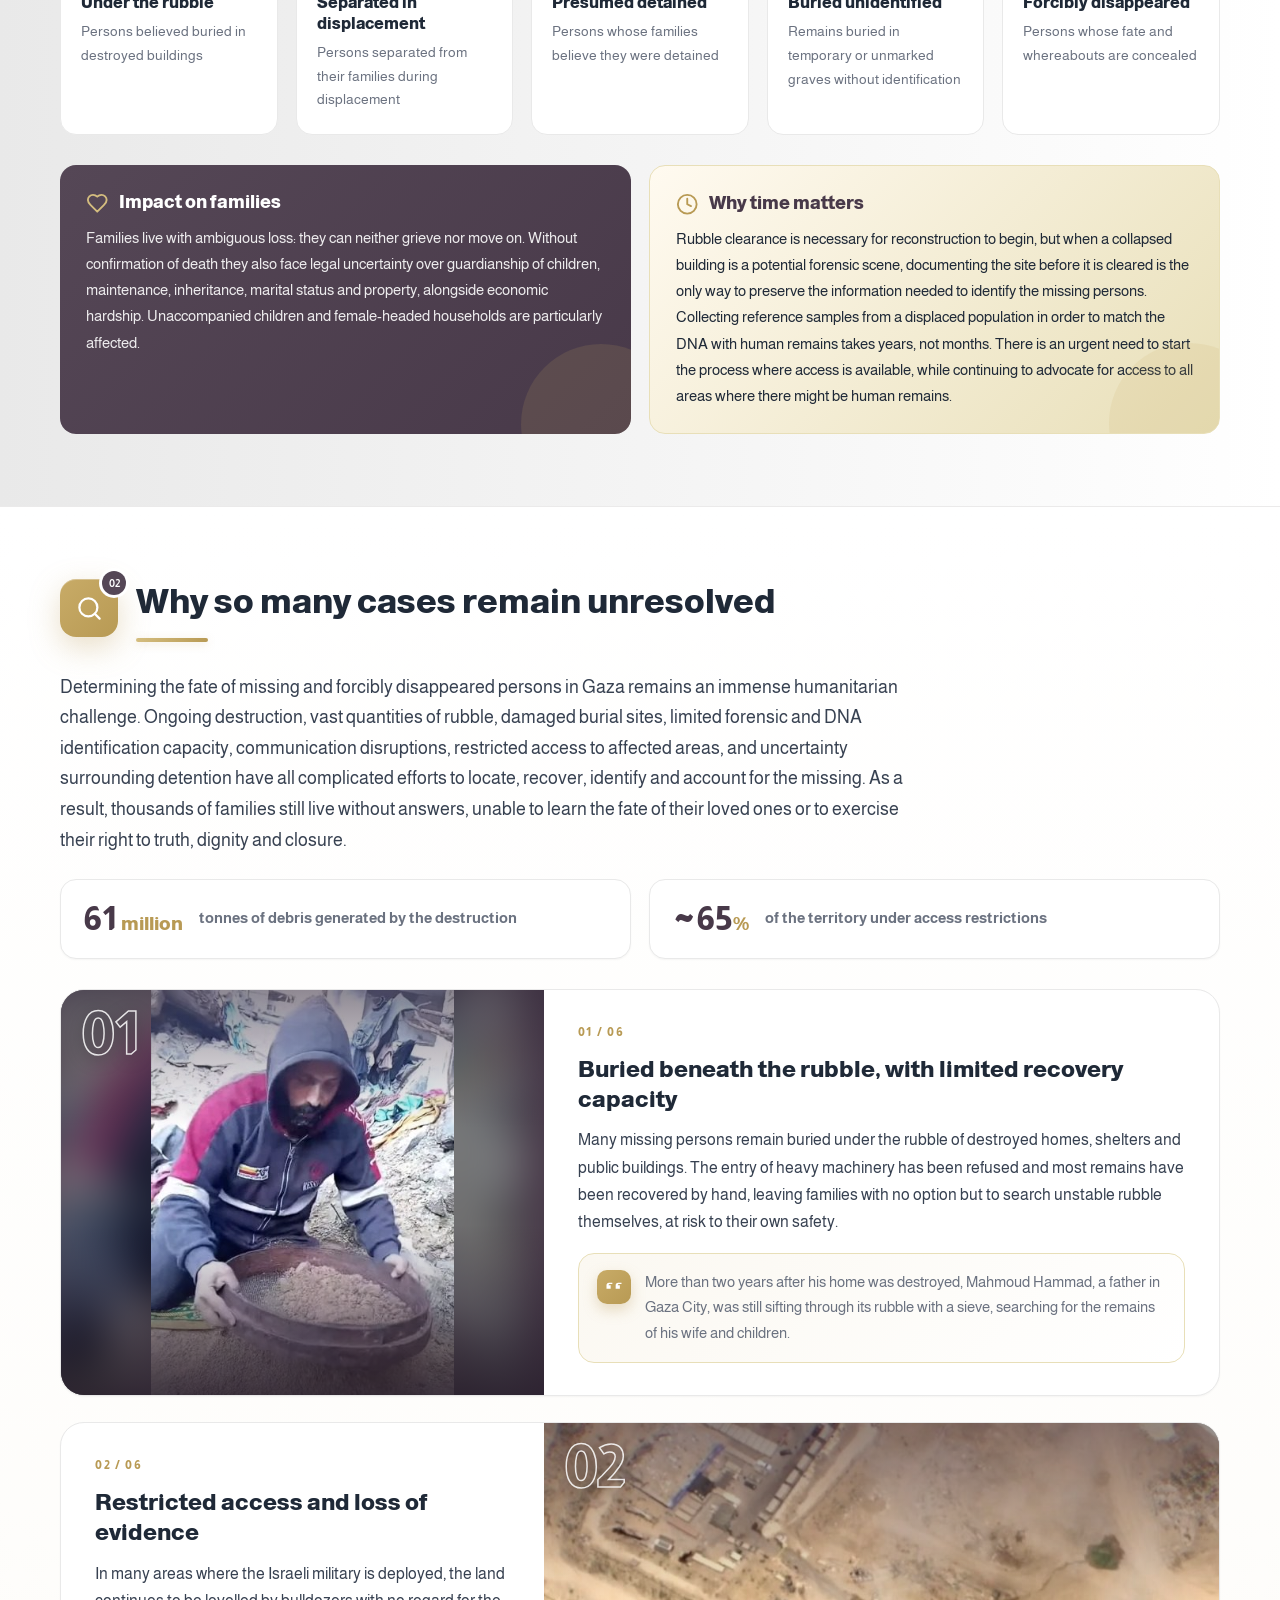
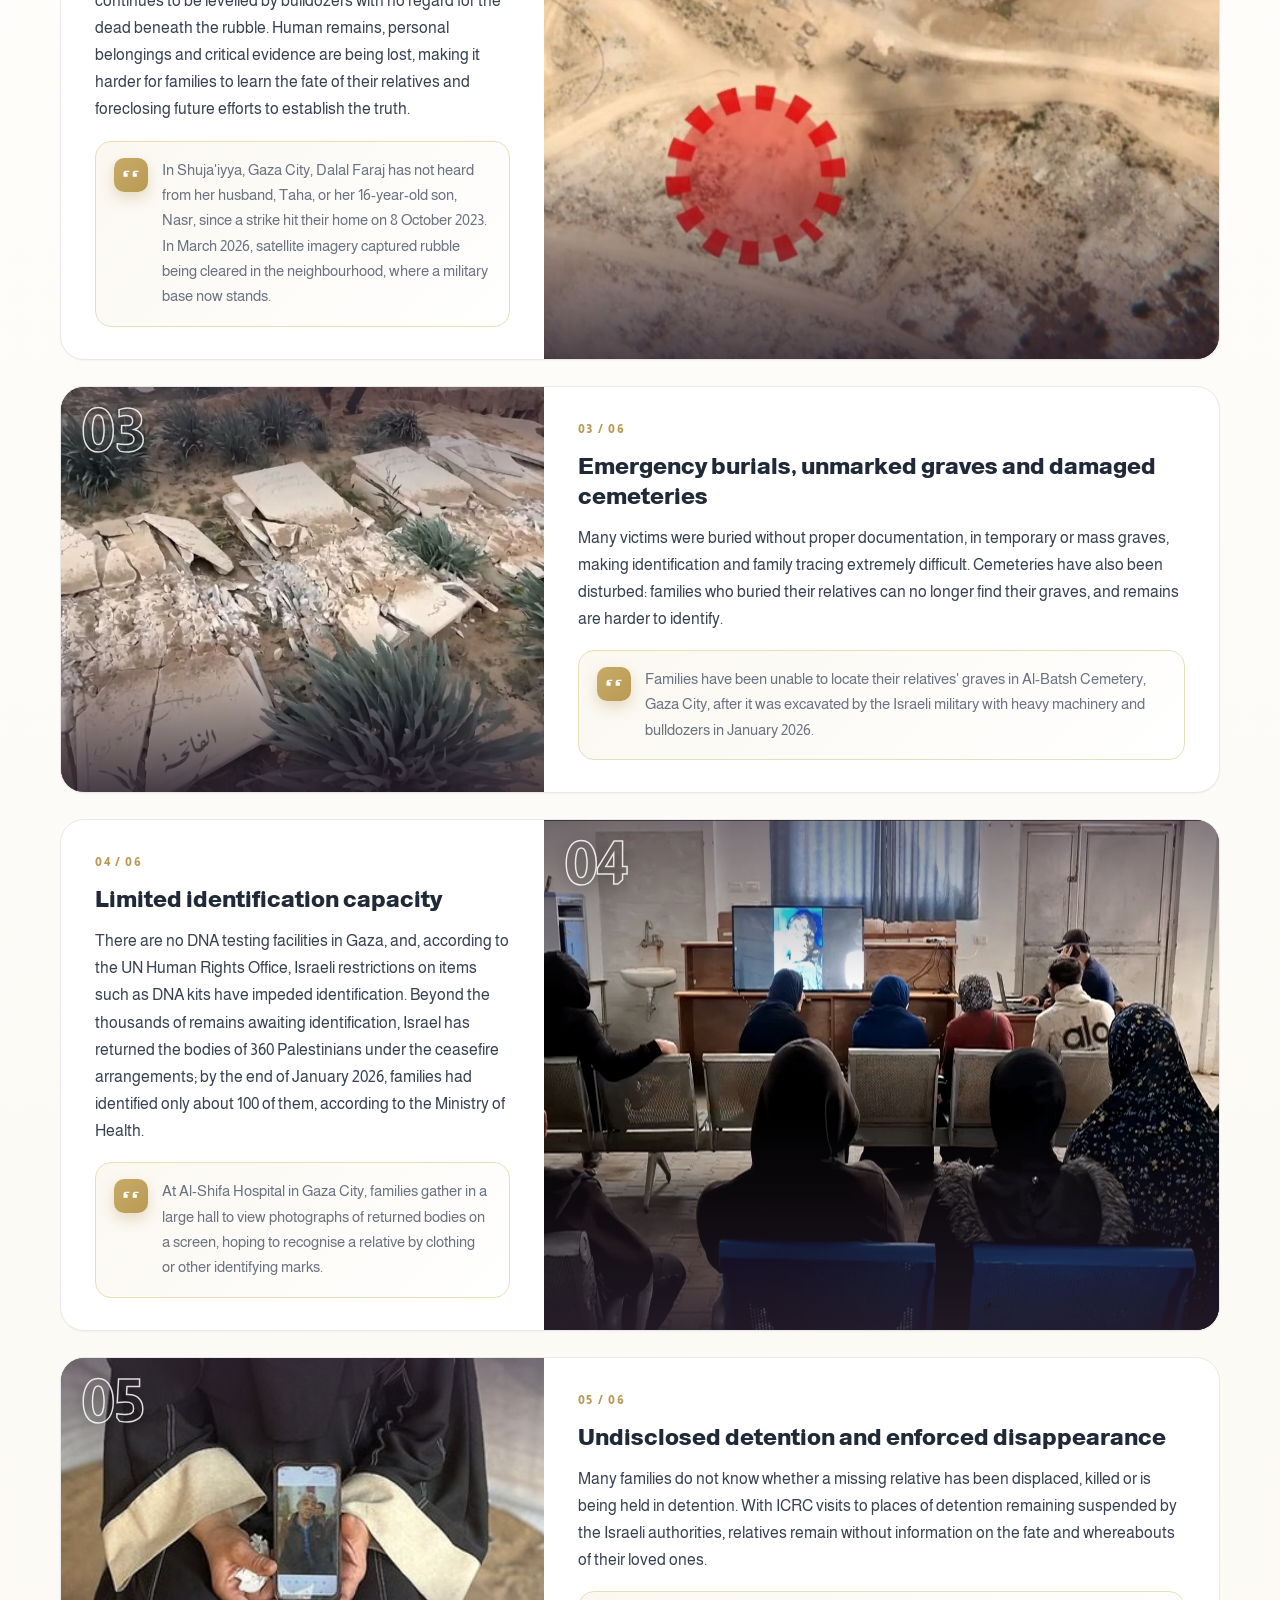
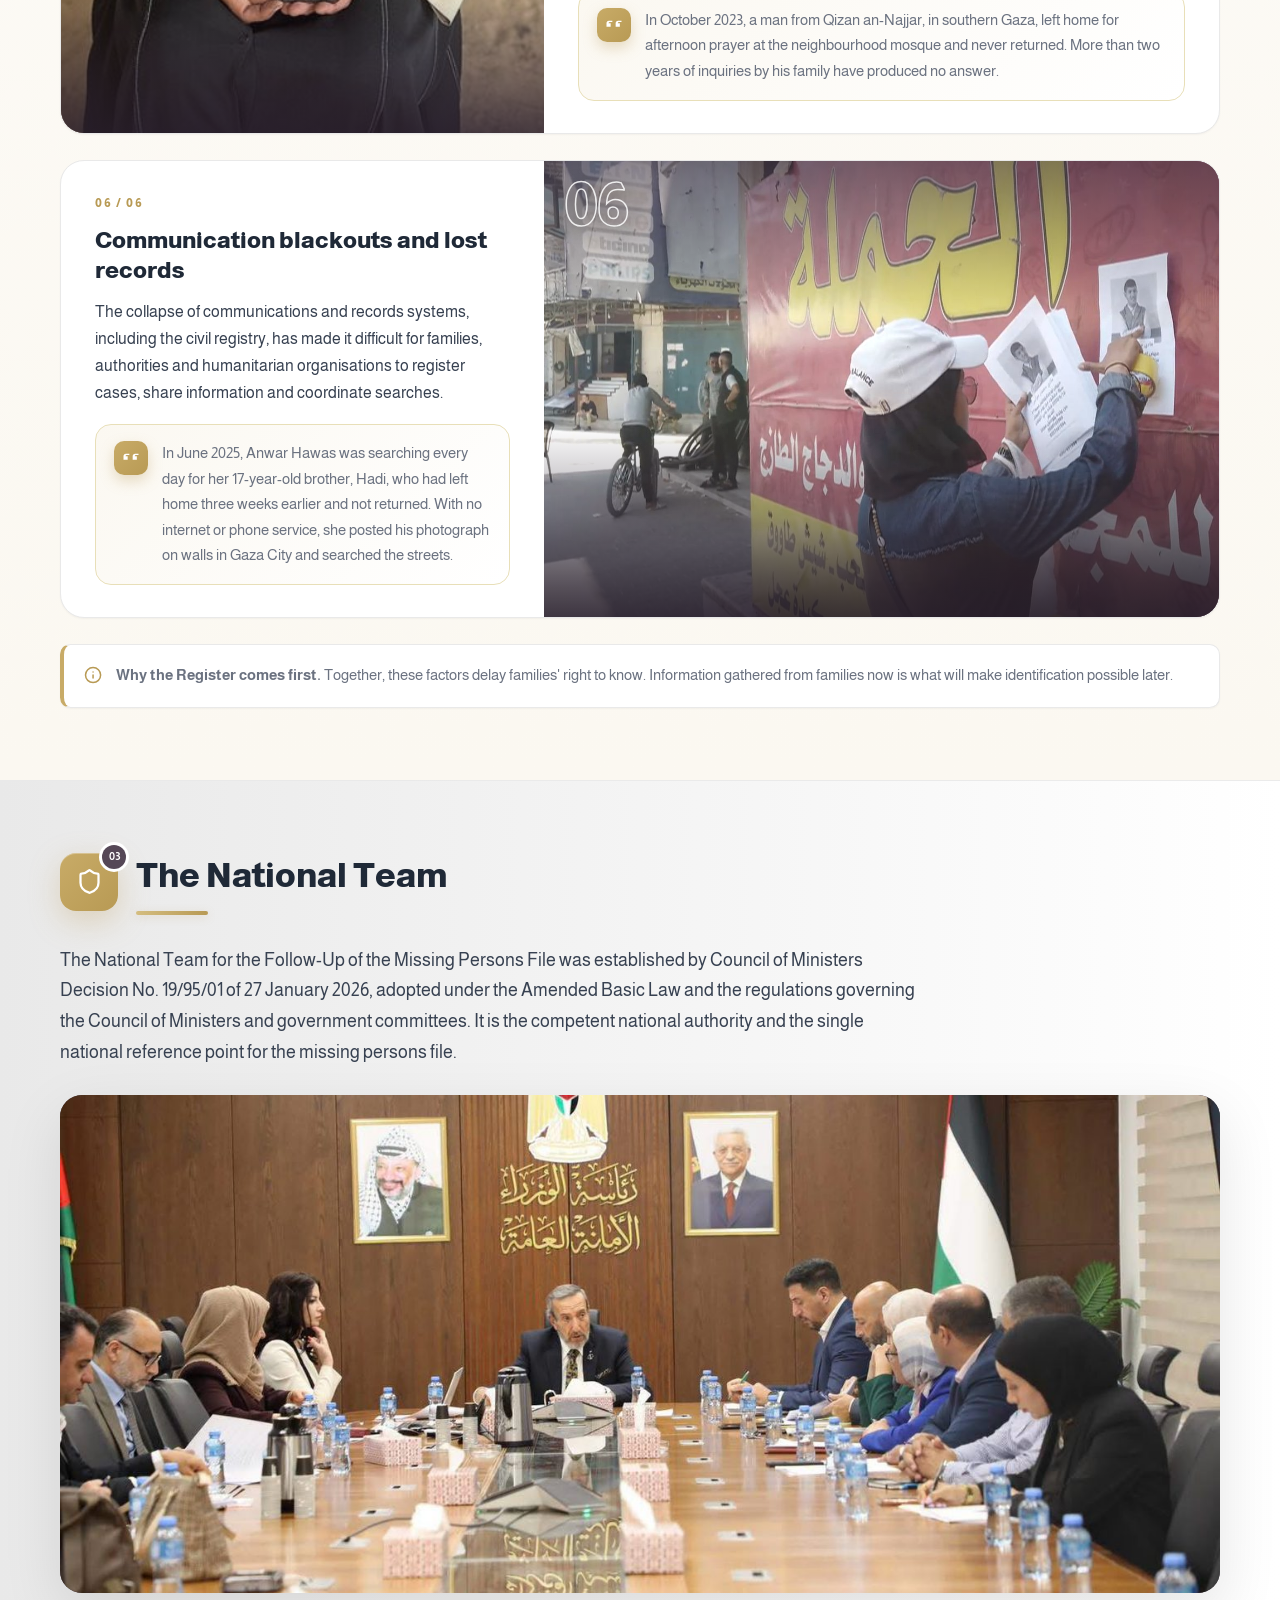
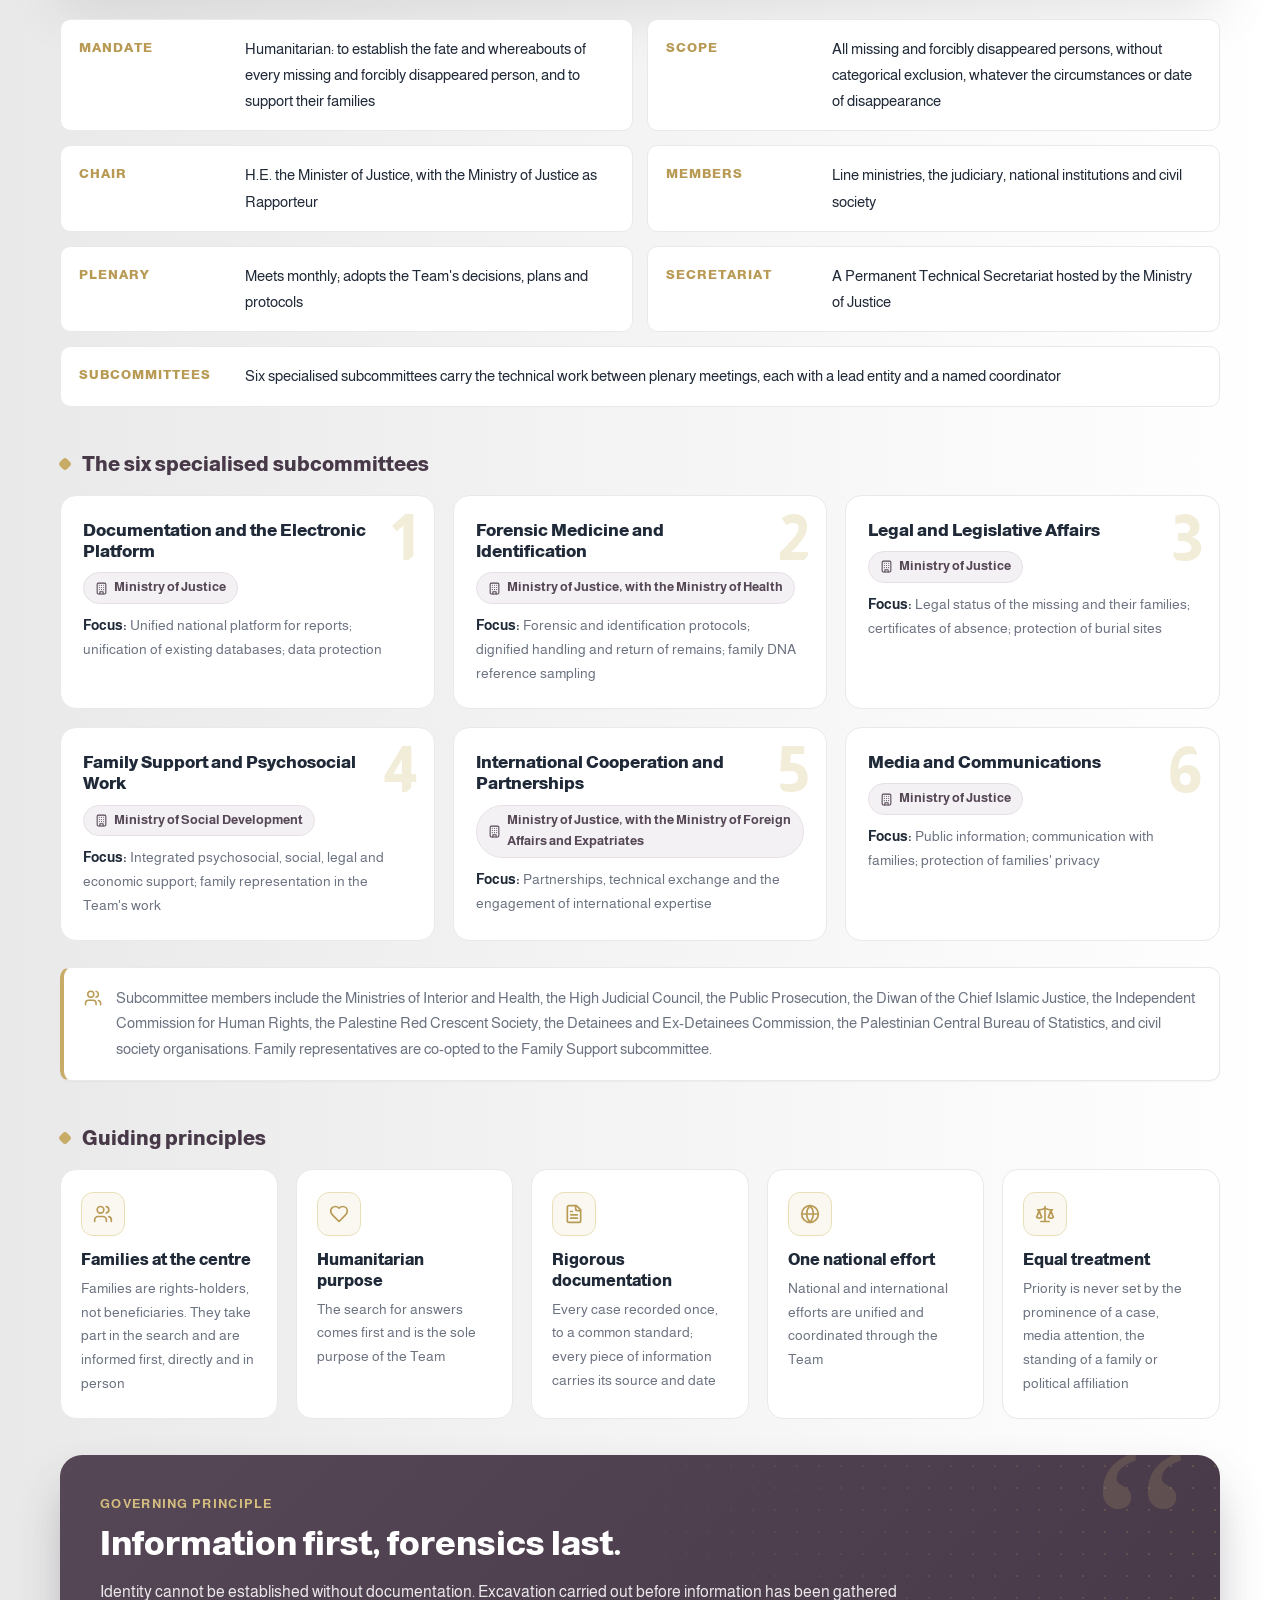
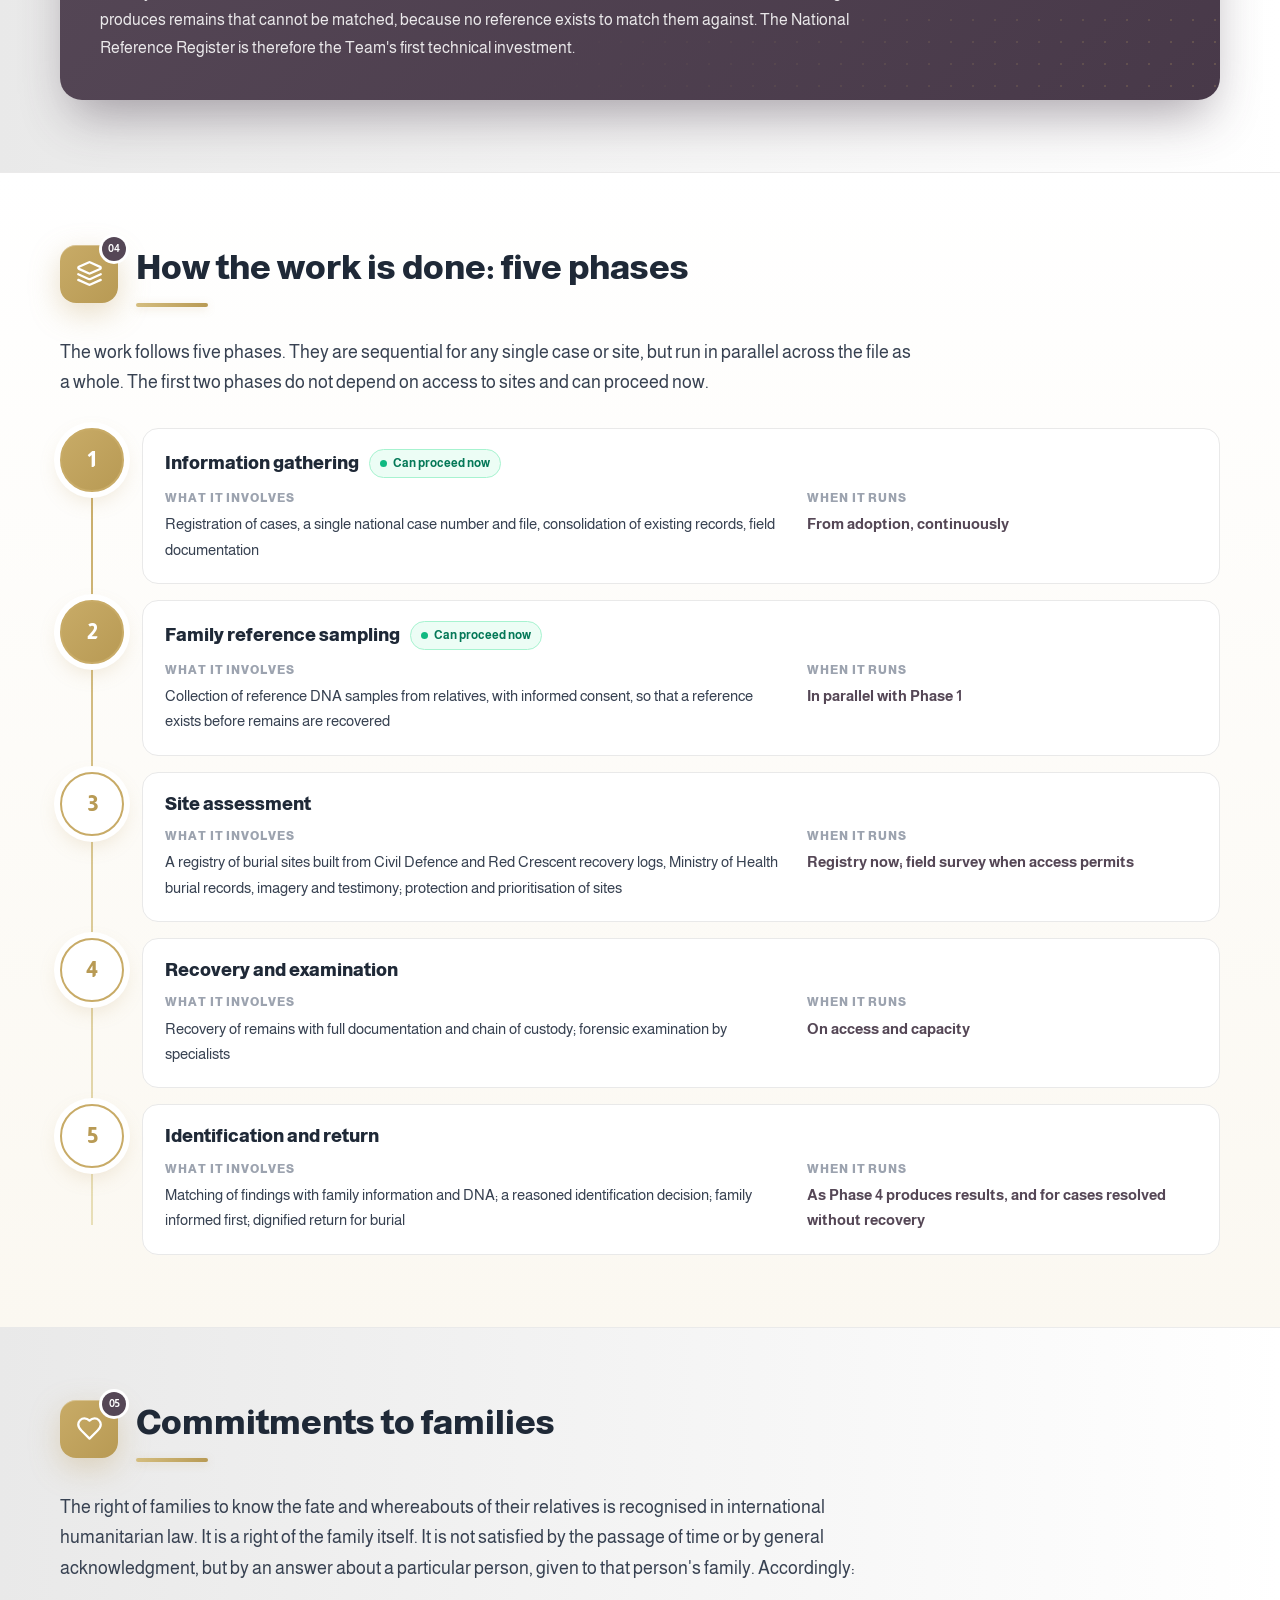
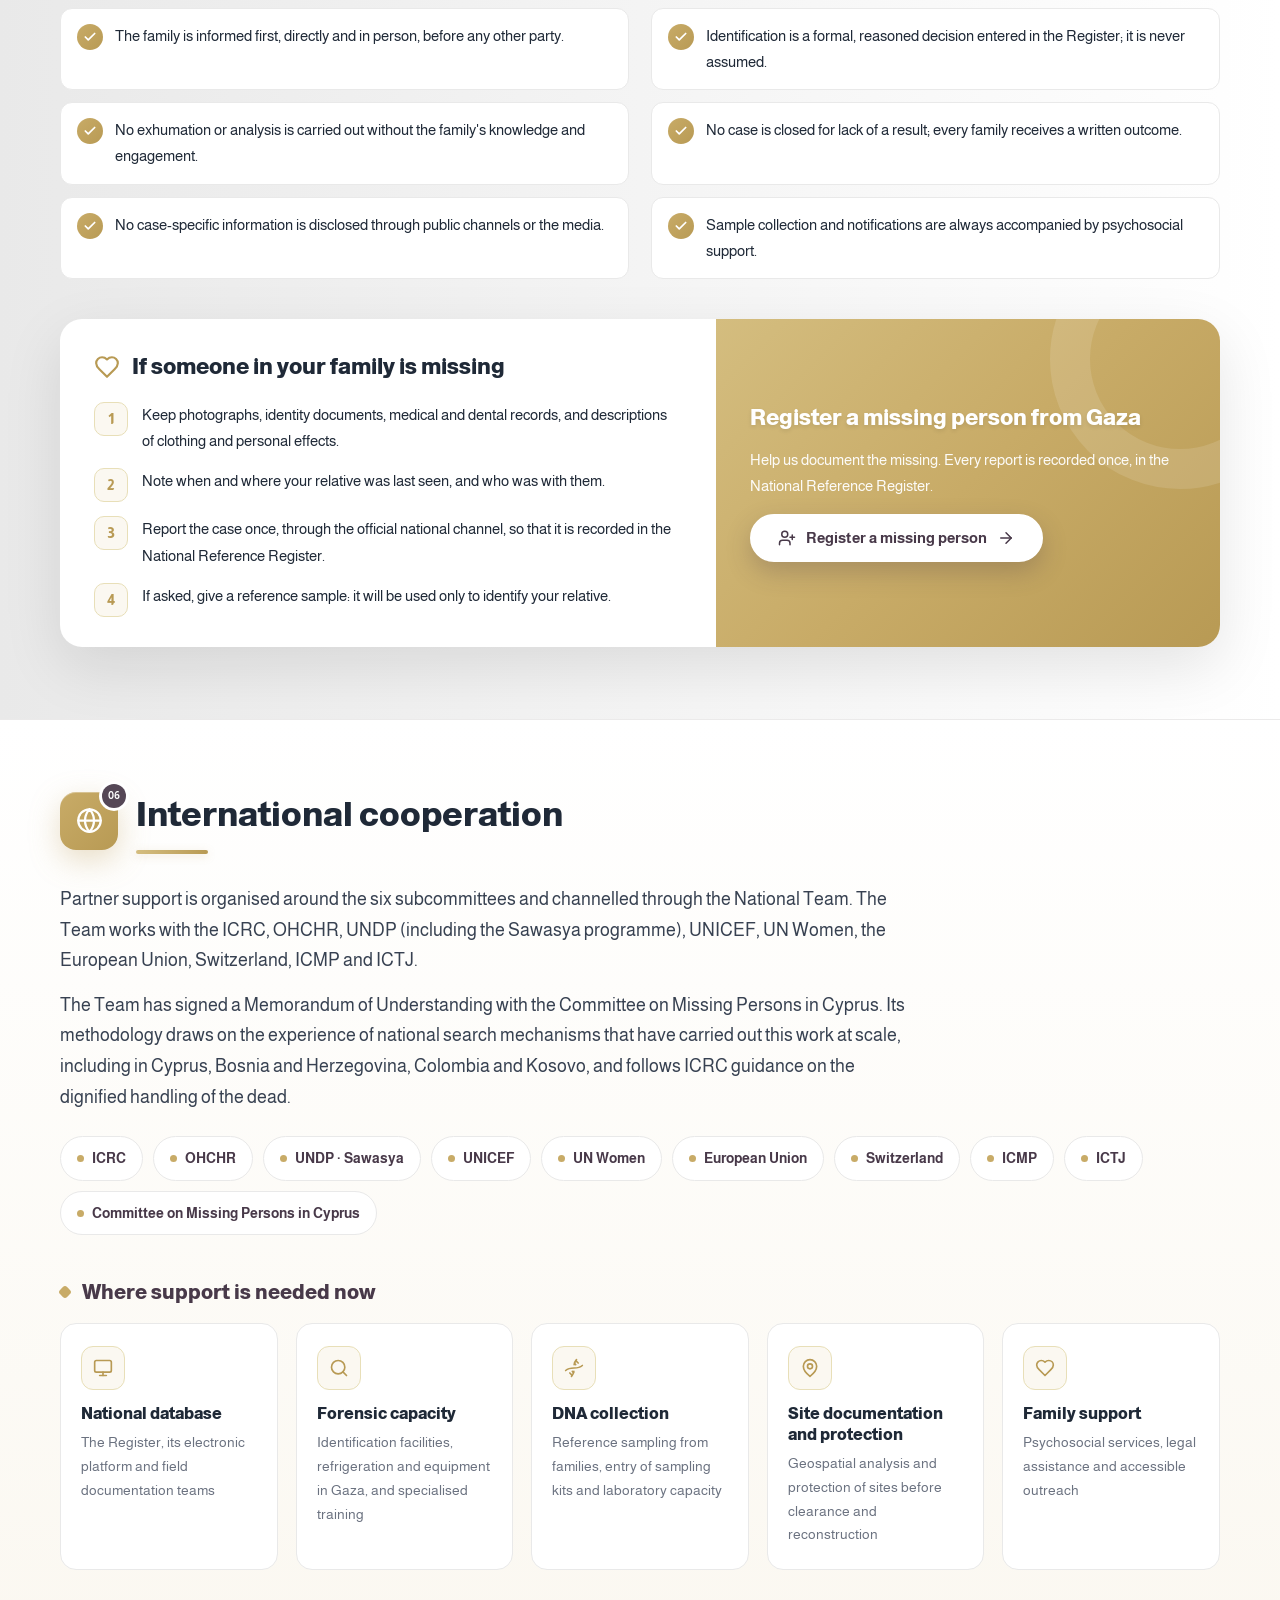
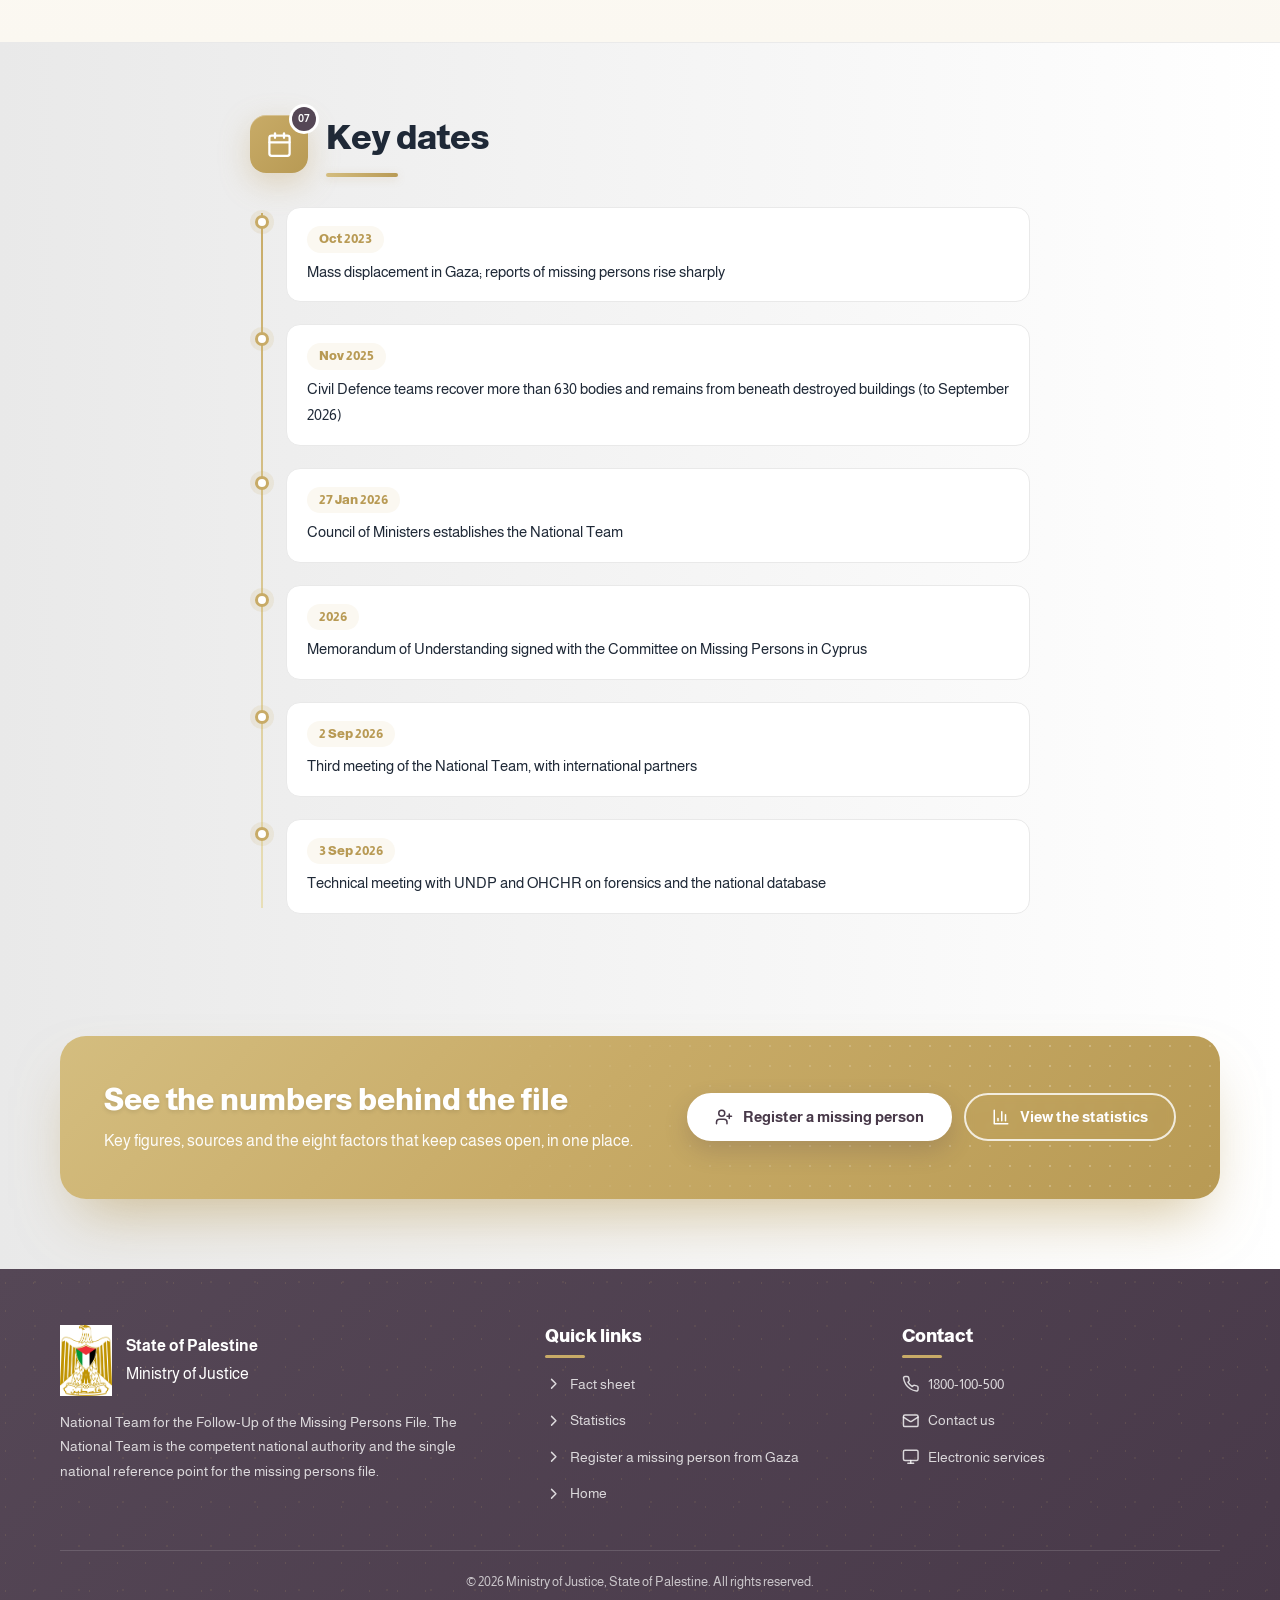
<file: en/national-team-missing-persons/index.html>
<!doctype html>
<html lang="en" dir="ltr">
<head>
<meta charset="utf-8">
<meta name="robots" content="noindex, nofollow">
<meta name="viewport" content="width=device-width, initial-scale=1">
<title>Missing Persons in Gaza: Fact Sheet | Ministry of Justice, State of Palestine</title>
<meta name="description" content="Fact sheet on missing persons in Gaza and the national response led by the National Team for the Follow-Up of the Missing Persons File, Ministry of Justice, State of Palestine.">
<meta name="theme-color" content="#554756">
<meta property="og:title" content="Missing Persons in Gaza: Fact Sheet">
<meta property="og:description" content="Fact sheet on missing persons in Gaza and the national response led by the National Team for the Follow-Up of the Missing Persons File, Ministry of Justice, State of Palestine.">
<meta property="og:image" content="../../assets/img/national-team-logo.png">
<link rel="canonical" href="https://moj.pna.ps/en/national-team-missing-persons">
<link rel="alternate" hreflang="ar" href="https://moj.pna.ps/national-team-missing-persons">
<link rel="alternate" hreflang="en" href="https://moj.pna.ps/en/national-team-missing-persons">
<link rel="alternate" hreflang="es" href="https://moj.pna.ps/es/national-team-missing-persons">
<link rel="alternate" hreflang="x-default" href="https://moj.pna.ps/national-team-missing-persons">
<link rel="icon" href="../../assets/img/coat-of-arms.png">
<!-- Almarai is already self-hosted on moj.pna.ps; this link is only for standalone use -->
<link rel="preconnect" href="https://fonts.googleapis.com">
<link rel="preconnect" href="https://fonts.gstatic.com" crossorigin>
<link rel="stylesheet" href="https://fonts.googleapis.com/css2?family=Almarai:wght@300;400;700;800&display=swap">
<link rel="stylesheet" href="../../assets/css/missing-persons.css">
<script src="../../assets/js/missing-persons.js" defer></script>
<style>html{scroll-behavior:smooth}body{margin:0;background:#fff}</style>
</head>
<body>
<div class="mp" lang="en" dir="ltr" data-locale="en-US">
<div class="mp-progress" aria-hidden="true"><span></span></div>
<a class="mp-skip" href="#mp-content">Skip to content</a>
<!-- SHELL:START (standalone header; remove when the page is placed inside the site layout) -->
<div class="mp-topbar"><div class="mp-container">
  <div class="mp-topbar-links">
    <a href="https://eservices.moj.pna.ps" rel="noopener"><svg class="mp-icon" viewBox="0 0 24 24" aria-hidden="true" focusable="false"><rect width="20" height="14" x="2" y="3" rx="2"/><path d="M8 21h8"/><path d="M12 17v4"/></svg>Electronic services</a>
    <a href="https://moj.pna.ps/Contact-Us"><svg class="mp-icon" viewBox="0 0 24 24" aria-hidden="true" focusable="false"><path d="M22 16.92v3a2 2 0 0 1-2.18 2 19.79 19.79 0 0 1-8.63-3.07 19.5 19.5 0 0 1-6-6 19.79 19.79 0 0 1-3.07-8.67A2 2 0 0 1 4.11 2h3a2 2 0 0 1 2 1.72 12.84 12.84 0 0 0 .7 2.81 2 2 0 0 1-.45 2.11L8.09 9.91a16 16 0 0 0 6 6l1.27-1.27a2 2 0 0 1 2.11-.45 12.84 12.84 0 0 0 2.81.7A2 2 0 0 1 22 16.92z"/></svg>Contact us</a>
    <a href="tel:1800100500" dir="ltr">1800-100-500</a>
  </div>
</div></div>
<header class="mp-header"><div class="mp-container">
  <a class="mp-brand" href="https://moj.pna.ps/en"><img src="../../assets/img/coat-of-arms.png" alt="" width="44" height="60"><span><strong>State of Palestine</strong><span>Ministry of Justice</span></span></a>
  <div class="mp-header-end">
  <nav class="mp-lang" aria-label="Language"><a href="../../national-team-missing-persons/" hreflang="ar" lang="ar" title="العربية">AR</a><a href="../../en/national-team-missing-persons/" hreflang="en" lang="en" aria-current="true" title="English">EN</a><a href="../../es/national-team-missing-persons/" hreflang="es" lang="es" title="Español">ES</a></nav>
  <nav class="mp-nav" aria-label="Home">
    <a href="https://moj.pna.ps/en">Home</a>
    <a href="../national-team-missing-persons/" aria-current="page">Fact sheet</a>
    <a href="../national-team-missing-persons-statistics/">Statistics</a>
    <a class="mp-nav-cta" href="https://moj.pna.ps/en/gaza-lost-people"><svg class="mp-icon" viewBox="0 0 24 24" aria-hidden="true" focusable="false"><path d="M16 21v-2a4 4 0 0 0-4-4H6a4 4 0 0 0-4 4v2"/><circle cx="9" cy="7" r="4"/><path d="M19 8v6"/><path d="M22 11h-6"/></svg><span>Register a missing person</span></a>
  </nav>
  </div>
</div></header>
<!-- SHELL:END -->

<section class="mp-hero">
  <span class="mp-hero-glow g1"></span><span class="mp-hero-glow g2"></span>
  <div class="mp-container">
    <div class="mp-hero-text">
      <nav class="mp-crumbs" aria-label="breadcrumb"><a href="https://moj.pna.ps/en">Home</a><svg class="mp-icon mp-flip" viewBox="0 0 24 24" aria-hidden="true" focusable="false"><path d="m9 18 6-6-6-6"/></svg><span aria-current="page">Fact sheet</span></nav>
      <span class="mp-eyebrow">Fact sheet · October 2026</span>
      <h1>Missing Persons in Gaza and the National Response</h1>
      <p class="mp-hero-tag">Every missing person has a name. Every family has the right to know.</p>
      <p class="mp-hero-team">National Team for the Follow-Up of the Missing Persons File</p>
      <div class="mp-hero-actions"><a class="mp-btn" href="../national-team-missing-persons-statistics/"><svg class="mp-icon" viewBox="0 0 24 24" aria-hidden="true" focusable="false"><path d="M3 3v18h18"/><path d="M18 17V9"/><path d="M13 17V5"/><path d="M8 17v-3"/></svg>View the statistics</a><a class="mp-btn mp-btn-ghost" href="https://moj.pna.ps/en/gaza-lost-people"><svg class="mp-icon" viewBox="0 0 24 24" aria-hidden="true" focusable="false"><path d="M16 21v-2a4 4 0 0 0-4-4H6a4 4 0 0 0-4 4v2"/><circle cx="9" cy="7" r="4"/><path d="M19 8v6"/><path d="M22 11h-6"/></svg>Register a missing person</a></div>
      
    </div>
    <div class="mp-hero-logo-wrap"><div class="mp-hero-logo"><picture><source srcset="../../assets/img/national-team-logo.webp" type="image/webp"><img src="../../assets/img/national-team-logo.png" alt="National Team for the Follow-Up of the Missing Persons File" width="560" height="560"></picture></div></div>
  </div>
</section>
<div class="mp-container">
  <div class="mp-kpis"><article class="mp-kpi" data-reveal style="--i:0"><div class="mp-kpi-icon"><svg class="mp-icon" viewBox="0 0 24 24" aria-hidden="true" focusable="false"><path d="M16 21v-2a4 4 0 0 0-4-4H6a4 4 0 0 0-4 4v2"/><circle cx="9" cy="7" r="4"/><path d="M22 21v-2a4 4 0 0 0-3-3.87"/><path d="M16 3.13a4 4 0 0 1 0 7.75"/></svg></div><span class="mp-num" data-count="10000" data-prefix="" data-suffix="+">10,000<small>+</small></span><p class="mp-kpi-label">people missing in the Gaza Strip since October 2023</p></article><article class="mp-kpi" data-reveal style="--i:1"><div class="mp-kpi-icon"><svg class="mp-icon" viewBox="0 0 24 24" aria-hidden="true" focusable="false"><path d="m12.83 2.18a2 2 0 0 0-1.66 0L2.6 6.08a1 1 0 0 0 0 1.83l8.58 3.91a2 2 0 0 0 1.66 0l8.58-3.9a1 1 0 0 0 0-1.83Z"/><path d="m22 17.65-9.17 4.16a2 2 0 0 1-1.66 0L2 17.65"/><path d="m22 12.65-9.17 4.16a2 2 0 0 1-1.66 0L2 12.65"/></svg></div><span class="mp-num" data-count="8000" data-prefix="" data-suffix="+">8,000<small>+</small></span><p class="mp-kpi-label">of them believed to remain under the rubble</p></article><article class="mp-kpi" data-reveal style="--i:2"><div class="mp-kpi-icon"><svg class="mp-icon" viewBox="0 0 24 24" aria-hidden="true" focusable="false"><circle cx="11" cy="11" r="8"/><path d="m21 21-4.3-4.3"/></svg></div><span class="mp-num" data-count="630" data-prefix="" data-suffix="+">630<small>+</small></span><p class="mp-kpi-label">bodies and remains recovered, November 2025 to September 2026</p></article><article class="mp-kpi" data-reveal style="--i:3"><div class="mp-kpi-icon"><svg class="mp-icon" viewBox="0 0 24 24" aria-hidden="true" focusable="false"><path d="M15 2H6a2 2 0 0 0-2 2v16a2 2 0 0 0 2 2h12a2 2 0 0 0 2-2V7Z"/><path d="M14 2v4a2 2 0 0 0 2 2h4"/><path d="M16 13H8"/><path d="M16 17H8"/><path d="M10 9H8"/></svg></div><span class="mp-num" data-count="9500" data-prefix="" data-suffix="+">9,500<small>+</small></span><p class="mp-kpi-label">recorded cases, 4,700 of them women and children</p></article></div>
  <p class="mp-note" data-reveal><svg class="mp-icon" viewBox="0 0 24 24" aria-hidden="true" focusable="false"><circle cx="12" cy="12" r="10"/><path d="M12 16v-4"/><path d="M12 8h.01"/></svg><span>Figures are estimates compiled by different sources using different methods and do not constitute a consolidated count. Establishing an authoritative national figure through the National Reference Register is among the first tasks of the National Team.</span></p>
</div>
<nav class="mp-toc" aria-label="On this page"><div class="mp-container"><div class="mp-toc-inner"><span class="mp-toc-label">On this page</span><a href="#situation">The situation</a><a href="#unresolved">Why cases remain unresolved</a><a href="#national-team">The National Team</a><a href="#phases">Five phases</a><a href="#families">Commitments to families</a><a href="#cooperation">International cooperation</a><a href="#key-dates">Key dates</a></div></div></nav>
<main id="mp-content" class="mp-main">
<section id="situation" class="mp-section"><div class="mp-container">
  <div class="mp-head" data-reveal><div class="mp-head-icon"><svg class="mp-icon" viewBox="0 0 24 24" aria-hidden="true" focusable="false"><path d="M16 21v-2a4 4 0 0 0-4-4H6a4 4 0 0 0-4 4v2"/><circle cx="9" cy="7" r="4"/><path d="M22 21v-2a4 4 0 0 0-3-3.87"/><path d="M16 3.13a4 4 0 0 1 0 7.75"/></svg><b>01</b></div><div><h2>The situation</h2><span class="mp-divider"></span></div></div>
  <p class="mp-lead" data-reveal>Since October 2023, more than 10,000 people in the Gaza Strip have gone missing. Most are believed to lie beneath the rubble of destroyed homes. Others were separated from their families during displacement, are presumed detained, or were buried without identification. Nearly half of the recorded cases are women and children.</p><p class="mp-lead" data-reveal>Recovery is slow: most remains have been recovered by hand, as the entry of heavy machinery for removing the rubble has been refused.</p>
  <h3 class="mp-h3" data-reveal>Who the missing are</h3>
  <div class="mp-grid mp-g5"><div class="mp-tile" data-reveal style="--i:0"><div class="mp-tile-icon"><svg class="mp-icon" viewBox="0 0 24 24" aria-hidden="true" focusable="false"><path d="m12.83 2.18a2 2 0 0 0-1.66 0L2.6 6.08a1 1 0 0 0 0 1.83l8.58 3.91a2 2 0 0 0 1.66 0l8.58-3.9a1 1 0 0 0 0-1.83Z"/><path d="m22 17.65-9.17 4.16a2 2 0 0 1-1.66 0L2 17.65"/><path d="m22 12.65-9.17 4.16a2 2 0 0 1-1.66 0L2 12.65"/></svg></div><h4>Under the rubble</h4><p>Persons believed buried in destroyed buildings</p></div><div class="mp-tile" data-reveal style="--i:1"><div class="mp-tile-icon"><svg class="mp-icon" viewBox="0 0 24 24" aria-hidden="true" focusable="false"><circle cx="6" cy="19" r="3"/><path d="M9 19h8.5a3.5 3.5 0 0 0 0-7h-11a3.5 3.5 0 0 1 0-7H15"/><circle cx="18" cy="5" r="3"/></svg></div><h4>Separated in displacement</h4><p>Persons separated from their families during displacement</p></div><div class="mp-tile" data-reveal style="--i:2"><div class="mp-tile-icon"><svg class="mp-icon" viewBox="0 0 24 24" aria-hidden="true" focusable="false"><rect width="18" height="11" x="3" y="11" rx="2"/><path d="M7 11V7a5 5 0 0 1 10 0v4"/></svg></div><h4>Presumed detained</h4><p>Persons whose families believe they were detained</p></div><div class="mp-tile" data-reveal style="--i:3"><div class="mp-tile-icon"><svg class="mp-icon" viewBox="0 0 24 24" aria-hidden="true" focusable="false"><path d="M15 2H6a2 2 0 0 0-2 2v16a2 2 0 0 0 2 2h12a2 2 0 0 0 2-2V7Z"/><path d="M14 2v4a2 2 0 0 0 2 2h4"/><path d="M16 13H8"/><path d="M16 17H8"/><path d="M10 9H8"/></svg></div><h4>Buried unidentified</h4><p>Remains buried in temporary or unmarked graves without identification</p></div><div class="mp-tile" data-reveal style="--i:4"><div class="mp-tile-icon"><svg class="mp-icon" viewBox="0 0 24 24" aria-hidden="true" focusable="false"><path d="M9.88 9.88a3 3 0 1 0 4.24 4.24"/><path d="M10.73 5.08A10.43 10.43 0 0 1 12 5c7 0 10 7 10 7a13.16 13.16 0 0 1-1.67 2.68"/><path d="M6.61 6.61A13.53 13.53 0 0 0 2 12s3 7 10 7a9.74 9.74 0 0 0 5.39-1.61"/><path d="m2 2 20 20"/></svg></div><h4>Forcibly disappeared</h4><p>Persons whose fate and whereabouts are concealed</p></div></div>
  <div class="mp-callouts">
    <div class="mp-callout mp-callout-plum" data-reveal><h3><svg class="mp-icon" viewBox="0 0 24 24" aria-hidden="true" focusable="false"><path d="M19 14c1.49-1.46 3-3.21 3-5.5A5.5 5.5 0 0 0 16.5 3c-1.76 0-3 .5-4.5 2-1.5-1.5-2.74-2-4.5-2A5.5 5.5 0 0 0 2 8.5c0 2.3 1.5 4.05 3 5.5l7 7Z"/></svg>Impact on families</h3><p>Families live with ambiguous loss: they can neither grieve nor move on. Without confirmation of death they also face legal uncertainty over guardianship of children, maintenance, inheritance, marital status and property, alongside economic hardship. Unaccompanied children and female-headed households are particularly affected.</p></div>
    <div class="mp-callout mp-callout-gold" data-reveal style="--i:1"><h3><svg class="mp-icon" viewBox="0 0 24 24" aria-hidden="true" focusable="false"><circle cx="12" cy="12" r="10"/><path d="M12 6v6l4 2"/></svg>Why time matters</h3><p>Rubble clearance is necessary for reconstruction to begin, but when a collapsed building is a potential forensic scene, documenting the site before it is cleared is the only way to preserve the information needed to identify the missing persons. Collecting reference samples from a displaced population in order to match the DNA with human remains takes years, not months. There is an urgent need to start the process where access is available, while continuing to advocate for access to all areas where there might be human remains.</p></div>
  </div>
</div></section>

<section id="unresolved" class="mp-section mp-section-alt"><div class="mp-container">
  <div class="mp-head" data-reveal><div class="mp-head-icon"><svg class="mp-icon" viewBox="0 0 24 24" aria-hidden="true" focusable="false"><circle cx="11" cy="11" r="8"/><path d="m21 21-4.3-4.3"/></svg><b>02</b></div><div><h2>Why so many cases remain unresolved</h2><span class="mp-divider"></span></div></div>
  <p class="mp-lead" data-reveal>Determining the fate of missing and forcibly disappeared persons in Gaza remains an immense humanitarian challenge. Ongoing destruction, vast quantities of rubble, damaged burial sites, limited forensic and DNA identification capacity, communication disruptions, restricted access to affected areas, and uncertainty surrounding detention have all complicated efforts to locate, recover, identify and account for the missing. As a result, thousands of families still live without answers, unable to learn the fate of their loved ones or to exercise their right to truth, dignity and closure.</p>
  <div class="mp-grid mp-g2" style="margin-top:24px"><div class="mp-mini" data-reveal style="--i:0"><span class="mp-num" data-count="61" data-prefix="" data-suffix=" million">61<small> million</small></span><p>tonnes of debris generated by the destruction</p></div><div class="mp-mini" data-reveal style="--i:1"><span class="mp-num" data-count="65" data-prefix="~" data-suffix="%">~65<small>%</small></span><p>of the territory under access restrictions</p></div></div>
  <div class="mp-factors"><article class="mp-fcard" data-reveal><figure class="mp-fcard-media"><img class="mp-fcard-bg" src="../../assets/img/fact/fact-1.jpg" alt="" aria-hidden="true" loading="lazy" decoding="async"><img src="../../assets/img/fact/fact-1.jpg" alt="Buried beneath the rubble, with limited recovery capacity" class="mp-contain" width="383" height="513" loading="lazy" decoding="async" style="object-position:50% 50%"><span class="mp-fcard-n" aria-hidden="true">01</span></figure><div class="mp-fcard-body"><span class="mp-fcard-k">01 / 06</span><h3>Buried beneath the rubble, with limited recovery capacity</h3><p>Many missing persons remain buried under the rubble of destroyed homes, shelters and public buildings. The entry of heavy machinery has been refused and most remains have been recovered by hand, leaving families with no option but to search unstable rubble themselves, at risk to their own safety.</p><blockquote class="mp-example"><svg class="mp-quote" viewBox="0 0 24 24" aria-hidden="true"><path d="M10 7H6a3 3 0 0 0-3 3v4h5v-4H5.5A1.5 1.5 0 0 1 7 8.5h3zm11 0h-4a3 3 0 0 0-3 3v4h5v-4h-2.5A1.5 1.5 0 0 1 18 8.5h3z"/></svg><span>More than two years after his home was destroyed, Mahmoud Hammad, a father in Gaza City, was still sifting through its rubble with a sieve, searching for the remains of his wife and children.</span></blockquote></div></article><article class="mp-fcard" data-reveal><figure class="mp-fcard-media"><img src="../../assets/img/fact/fact-2.jpg" alt="Restricted access and loss of evidence" width="1400" height="623" loading="lazy" decoding="async" style="object-position:50% 50%"><span class="mp-fcard-n" aria-hidden="true">02</span></figure><div class="mp-fcard-body"><span class="mp-fcard-k">02 / 06</span><h3>Restricted access and loss of evidence</h3><p>In many areas where the Israeli military is deployed, the land continues to be levelled by bulldozers with no regard for the dead beneath the rubble. Human remains, personal belongings and critical evidence are being lost, making it harder for families to learn the fate of their relatives and foreclosing future efforts to establish the truth.</p><blockquote class="mp-example"><svg class="mp-quote" viewBox="0 0 24 24" aria-hidden="true"><path d="M10 7H6a3 3 0 0 0-3 3v4h5v-4H5.5A1.5 1.5 0 0 1 7 8.5h3zm11 0h-4a3 3 0 0 0-3 3v4h5v-4h-2.5A1.5 1.5 0 0 1 18 8.5h3z"/></svg><span>In Shuja'iyya, Gaza City, Dalal Faraj has not heard from her husband, Taha, or her 16-year-old son, Nasr, since a strike hit their home on 8 October 2023. In March 2026, satellite imagery captured rubble being cleared in the neighbourhood, where a military base now stands.</span></blockquote></div></article><article class="mp-fcard" data-reveal><figure class="mp-fcard-media"><img src="../../assets/img/fact/fact-3.jpg" alt="Emergency burials, unmarked graves and damaged cemeteries" width="1400" height="788" loading="lazy" decoding="async" style="object-position:50% 50%"><span class="mp-fcard-n" aria-hidden="true">03</span></figure><div class="mp-fcard-body"><span class="mp-fcard-k">03 / 06</span><h3>Emergency burials, unmarked graves and damaged cemeteries</h3><p>Many victims were buried without proper documentation, in temporary or mass graves, making identification and family tracing extremely difficult. Cemeteries have also been disturbed: families who buried their relatives can no longer find their graves, and remains are harder to identify.</p><blockquote class="mp-example"><svg class="mp-quote" viewBox="0 0 24 24" aria-hidden="true"><path d="M10 7H6a3 3 0 0 0-3 3v4h5v-4H5.5A1.5 1.5 0 0 1 7 8.5h3zm11 0h-4a3 3 0 0 0-3 3v4h5v-4h-2.5A1.5 1.5 0 0 1 18 8.5h3z"/></svg><span>Families have been unable to locate their relatives' graves in Al-Batsh Cemetery, Gaza City, after it was excavated by the Israeli military with heavy machinery and bulldozers in January 2026.</span></blockquote></div></article><article class="mp-fcard" data-reveal><figure class="mp-fcard-media"><img src="../../assets/img/fact/fact-4.jpg" alt="Limited identification capacity" width="1357" height="1011" loading="lazy" decoding="async" style="object-position:50% 45%"><span class="mp-fcard-n" aria-hidden="true">04</span></figure><div class="mp-fcard-body"><span class="mp-fcard-k">04 / 06</span><h3>Limited identification capacity</h3><p>There are no DNA testing facilities in Gaza, and, according to the UN Human Rights Office, Israeli restrictions on items such as DNA kits have impeded identification. Beyond the thousands of remains awaiting identification, Israel has returned the bodies of 360 Palestinians under the ceasefire arrangements; by the end of January 2026, families had identified only about 100 of them, according to the Ministry of Health.</p><blockquote class="mp-example"><svg class="mp-quote" viewBox="0 0 24 24" aria-hidden="true"><path d="M10 7H6a3 3 0 0 0-3 3v4h5v-4H5.5A1.5 1.5 0 0 1 7 8.5h3zm11 0h-4a3 3 0 0 0-3 3v4h5v-4h-2.5A1.5 1.5 0 0 1 18 8.5h3z"/></svg><span>At Al-Shifa Hospital in Gaza City, families gather in a large hall to view photographs of returned bodies on a screen, hoping to recognise a relative by clothing or other identifying marks.</span></blockquote></div></article><article class="mp-fcard" data-reveal><figure class="mp-fcard-media"><img src="../../assets/img/fact/fact-5.jpg" alt="Undisclosed detention and enforced disappearance" width="505" height="308" loading="lazy" decoding="async" style="object-position:50% 40%"><span class="mp-fcard-n" aria-hidden="true">05</span></figure><div class="mp-fcard-body"><span class="mp-fcard-k">05 / 06</span><h3>Undisclosed detention and enforced disappearance</h3><p>Many families do not know whether a missing relative has been displaced, killed or is being held in detention. With ICRC visits to places of detention remaining suspended by the Israeli authorities, relatives remain without information on the fate and whereabouts of their loved ones.</p><blockquote class="mp-example"><svg class="mp-quote" viewBox="0 0 24 24" aria-hidden="true"><path d="M10 7H6a3 3 0 0 0-3 3v4h5v-4H5.5A1.5 1.5 0 0 1 7 8.5h3zm11 0h-4a3 3 0 0 0-3 3v4h5v-4h-2.5A1.5 1.5 0 0 1 18 8.5h3z"/></svg><span>In October 2023, a man from Qizan an-Najjar, in southern Gaza, left home for afternoon prayer at the neighbourhood mosque and never returned. More than two years of inquiries by his family have produced no answer.</span></blockquote></div></article><article class="mp-fcard" data-reveal><figure class="mp-fcard-media"><img src="../../assets/img/fact/fact-6.jpg" alt="Communication blackouts and lost records" width="1400" height="845" loading="lazy" decoding="async" style="object-position:60% 50%"><span class="mp-fcard-n" aria-hidden="true">06</span></figure><div class="mp-fcard-body"><span class="mp-fcard-k">06 / 06</span><h3>Communication blackouts and lost records</h3><p>The collapse of communications and records systems, including the civil registry, has made it difficult for families, authorities and humanitarian organisations to register cases, share information and coordinate searches.</p><blockquote class="mp-example"><svg class="mp-quote" viewBox="0 0 24 24" aria-hidden="true"><path d="M10 7H6a3 3 0 0 0-3 3v4h5v-4H5.5A1.5 1.5 0 0 1 7 8.5h3zm11 0h-4a3 3 0 0 0-3 3v4h5v-4h-2.5A1.5 1.5 0 0 1 18 8.5h3z"/></svg><span>In June 2025, Anwar Hawas was searching every day for her 17-year-old brother, Hadi, who had left home three weeks earlier and not returned. With no internet or phone service, she posted his photograph on walls in Gaza City and searched the streets.</span></blockquote></div></article></div>
  <p class="mp-note" data-reveal><svg class="mp-icon" viewBox="0 0 24 24" aria-hidden="true" focusable="false"><circle cx="12" cy="12" r="10"/><path d="M12 16v-4"/><path d="M12 8h.01"/></svg><span><strong>Why the Register comes first.</strong> Together, these factors delay families' right to know. Information gathered from families now is what will make identification possible later.</span></p>
</div></section>

<section id="national-team" class="mp-section"><div class="mp-container">
  <div class="mp-head" data-reveal><div class="mp-head-icon"><svg class="mp-icon" viewBox="0 0 24 24" aria-hidden="true" focusable="false"><path d="M20 13c0 5-3.5 7.5-7.66 8.95a1 1 0 0 1-.67-.01C7.5 20.5 4 18 4 13V6a1 1 0 0 1 1-1c2 0 4.5-1.2 6.24-2.72a1.17 1.17 0 0 1 1.52 0C14.51 3.81 17 5 19 5a1 1 0 0 1 1 1z"/></svg><b>03</b></div><div><h2>The National Team</h2><span class="mp-divider"></span></div></div>
  <p class="mp-lead" data-reveal>The National Team for the Follow-Up of the Missing Persons File was established by Council of Ministers Decision No. 19/95/01 of 27 January 2026, adopted under the Amended Basic Law and the regulations governing the Council of Ministers and government committees. It is the competent national authority and the single national reference point for the missing persons file.</p>
  <figure class="mp-photo" data-reveal="zoom"><img src="../../assets/img/fact/team.jpg" alt="The National Team" width="1400" height="813" loading="lazy" decoding="async"></figure>
  <dl class="mp-facts"><div class="mp-fact" data-reveal style="--i:0"><dt>Mandate</dt><dd>Humanitarian: to establish the fate and whereabouts of every missing and forcibly disappeared person, and to support their families</dd></div><div class="mp-fact" data-reveal style="--i:1"><dt>Scope</dt><dd>All missing and forcibly disappeared persons, without categorical exclusion, whatever the circumstances or date of disappearance</dd></div><div class="mp-fact" data-reveal style="--i:0"><dt>Chair</dt><dd>H.E. the Minister of Justice, with the Ministry of Justice as Rapporteur</dd></div><div class="mp-fact" data-reveal style="--i:1"><dt>Members</dt><dd>Line ministries, the judiciary, national institutions and civil society</dd></div><div class="mp-fact" data-reveal style="--i:0"><dt>Plenary</dt><dd>Meets monthly; adopts the Team's decisions, plans and protocols</dd></div><div class="mp-fact" data-reveal style="--i:1"><dt>Secretariat</dt><dd>A Permanent Technical Secretariat hosted by the Ministry of Justice</dd></div><div class="mp-fact mp-fact-wide" data-reveal style="--i:0"><dt>Subcommittees</dt><dd>Six specialised subcommittees carry the technical work between plenary meetings, each with a lead entity and a named coordinator</dd></div></dl>
  <h3 class="mp-h3" data-reveal>The six specialised subcommittees</h3>
  <div class="mp-grid mp-g3"><article class="mp-sub" data-reveal style="--i:0"><span class="mp-sub-n" aria-hidden="true">1</span><h4>Documentation and the Electronic Platform</h4><span class="mp-pill"><svg class="mp-icon" viewBox="0 0 24 24" aria-hidden="true" focusable="false"><rect width="16" height="20" x="4" y="2" rx="2"/><path d="M9 22v-4h6v4"/><path d="M8 6h.01M16 6h.01M12 6h.01M12 10h.01M12 14h.01M16 10h.01M16 14h.01M8 10h.01M8 14h.01"/></svg>Ministry of Justice</span><p><b>Focus:</b> Unified national platform for reports; unification of existing databases; data protection</p></article><article class="mp-sub" data-reveal style="--i:1"><span class="mp-sub-n" aria-hidden="true">2</span><h4>Forensic Medicine and Identification</h4><span class="mp-pill"><svg class="mp-icon" viewBox="0 0 24 24" aria-hidden="true" focusable="false"><rect width="16" height="20" x="4" y="2" rx="2"/><path d="M9 22v-4h6v4"/><path d="M8 6h.01M16 6h.01M12 6h.01M12 10h.01M12 14h.01M16 10h.01M16 14h.01M8 10h.01M8 14h.01"/></svg>Ministry of Justice, with the Ministry of Health</span><p><b>Focus:</b> Forensic and identification protocols; dignified handling and return of remains; family DNA reference sampling</p></article><article class="mp-sub" data-reveal style="--i:2"><span class="mp-sub-n" aria-hidden="true">3</span><h4>Legal and Legislative Affairs</h4><span class="mp-pill"><svg class="mp-icon" viewBox="0 0 24 24" aria-hidden="true" focusable="false"><rect width="16" height="20" x="4" y="2" rx="2"/><path d="M9 22v-4h6v4"/><path d="M8 6h.01M16 6h.01M12 6h.01M12 10h.01M12 14h.01M16 10h.01M16 14h.01M8 10h.01M8 14h.01"/></svg>Ministry of Justice</span><p><b>Focus:</b> Legal status of the missing and their families; certificates of absence; protection of burial sites</p></article><article class="mp-sub" data-reveal style="--i:0"><span class="mp-sub-n" aria-hidden="true">4</span><h4>Family Support and Psychosocial Work</h4><span class="mp-pill"><svg class="mp-icon" viewBox="0 0 24 24" aria-hidden="true" focusable="false"><rect width="16" height="20" x="4" y="2" rx="2"/><path d="M9 22v-4h6v4"/><path d="M8 6h.01M16 6h.01M12 6h.01M12 10h.01M12 14h.01M16 10h.01M16 14h.01M8 10h.01M8 14h.01"/></svg>Ministry of Social Development</span><p><b>Focus:</b> Integrated psychosocial, social, legal and economic support; family representation in the Team's work</p></article><article class="mp-sub" data-reveal style="--i:1"><span class="mp-sub-n" aria-hidden="true">5</span><h4>International Cooperation and Partnerships</h4><span class="mp-pill"><svg class="mp-icon" viewBox="0 0 24 24" aria-hidden="true" focusable="false"><rect width="16" height="20" x="4" y="2" rx="2"/><path d="M9 22v-4h6v4"/><path d="M8 6h.01M16 6h.01M12 6h.01M12 10h.01M12 14h.01M16 10h.01M16 14h.01M8 10h.01M8 14h.01"/></svg>Ministry of Justice, with the Ministry of Foreign Affairs and Expatriates</span><p><b>Focus:</b> Partnerships, technical exchange and the engagement of international expertise</p></article><article class="mp-sub" data-reveal style="--i:2"><span class="mp-sub-n" aria-hidden="true">6</span><h4>Media and Communications</h4><span class="mp-pill"><svg class="mp-icon" viewBox="0 0 24 24" aria-hidden="true" focusable="false"><rect width="16" height="20" x="4" y="2" rx="2"/><path d="M9 22v-4h6v4"/><path d="M8 6h.01M16 6h.01M12 6h.01M12 10h.01M12 14h.01M16 10h.01M16 14h.01M8 10h.01M8 14h.01"/></svg>Ministry of Justice</span><p><b>Focus:</b> Public information; communication with families; protection of families' privacy</p></article></div>
  <p class="mp-note" data-reveal><svg class="mp-icon" viewBox="0 0 24 24" aria-hidden="true" focusable="false"><path d="M16 21v-2a4 4 0 0 0-4-4H6a4 4 0 0 0-4 4v2"/><circle cx="9" cy="7" r="4"/><path d="M22 21v-2a4 4 0 0 0-3-3.87"/><path d="M16 3.13a4 4 0 0 1 0 7.75"/></svg><span>Subcommittee members include the Ministries of Interior and Health, the High Judicial Council, the Public Prosecution, the Diwan of the Chief Islamic Justice, the Independent Commission for Human Rights, the Palestine Red Crescent Society, the Detainees and Ex-Detainees Commission, the Palestinian Central Bureau of Statistics, and civil society organisations. Family representatives are co-opted to the Family Support subcommittee.</span></p>
  <h3 class="mp-h3" data-reveal>Guiding principles</h3>
  <div class="mp-grid mp-g5"><div class="mp-tile" data-reveal style="--i:0"><div class="mp-tile-icon"><svg class="mp-icon" viewBox="0 0 24 24" aria-hidden="true" focusable="false"><path d="M16 21v-2a4 4 0 0 0-4-4H6a4 4 0 0 0-4 4v2"/><circle cx="9" cy="7" r="4"/><path d="M22 21v-2a4 4 0 0 0-3-3.87"/><path d="M16 3.13a4 4 0 0 1 0 7.75"/></svg></div><h4>Families at the centre</h4><p>Families are rights-holders, not beneficiaries. They take part in the search and are informed first, directly and in person</p></div><div class="mp-tile" data-reveal style="--i:1"><div class="mp-tile-icon"><svg class="mp-icon" viewBox="0 0 24 24" aria-hidden="true" focusable="false"><path d="M19 14c1.49-1.46 3-3.21 3-5.5A5.5 5.5 0 0 0 16.5 3c-1.76 0-3 .5-4.5 2-1.5-1.5-2.74-2-4.5-2A5.5 5.5 0 0 0 2 8.5c0 2.3 1.5 4.05 3 5.5l7 7Z"/></svg></div><h4>Humanitarian purpose</h4><p>The search for answers comes first and is the sole purpose of the Team</p></div><div class="mp-tile" data-reveal style="--i:2"><div class="mp-tile-icon"><svg class="mp-icon" viewBox="0 0 24 24" aria-hidden="true" focusable="false"><path d="M15 2H6a2 2 0 0 0-2 2v16a2 2 0 0 0 2 2h12a2 2 0 0 0 2-2V7Z"/><path d="M14 2v4a2 2 0 0 0 2 2h4"/><path d="M16 13H8"/><path d="M16 17H8"/><path d="M10 9H8"/></svg></div><h4>Rigorous documentation</h4><p>Every case recorded once, to a common standard; every piece of information carries its source and date</p></div><div class="mp-tile" data-reveal style="--i:3"><div class="mp-tile-icon"><svg class="mp-icon" viewBox="0 0 24 24" aria-hidden="true" focusable="false"><circle cx="12" cy="12" r="10"/><path d="M12 2a14.5 14.5 0 0 0 0 20 14.5 14.5 0 0 0 0-20"/><path d="M2 12h20"/></svg></div><h4>One national effort</h4><p>National and international efforts are unified and coordinated through the Team</p></div><div class="mp-tile" data-reveal style="--i:4"><div class="mp-tile-icon"><svg class="mp-icon" viewBox="0 0 24 24" aria-hidden="true" focusable="false"><path d="m16 16 3-8 3 8c-.87.65-1.92 1-3 1s-2.13-.35-3-1Z"/><path d="m2 16 3-8 3 8c-.87.65-1.92 1-3 1s-2.13-.35-3-1Z"/><path d="M7 21h10"/><path d="M12 3v18"/><path d="M3 7h2c2 0 5-1 7-2 2 1 5 2 7 2h2"/></svg></div><h4>Equal treatment</h4><p>Priority is never set by the prominence of a case, media attention, the standing of a family or political affiliation</p></div></div>
  <div class="mp-banner" data-reveal="zoom"><span class="mp-kicker">Governing principle</span><h3>Information first, forensics last.</h3><p>Identity cannot be established without documentation. Excavation carried out before information has been gathered produces remains that cannot be matched, because no reference exists to match them against. The National Reference Register is therefore the Team's first technical investment.</p></div>
</div></section>

<section id="phases" class="mp-section mp-section-alt"><div class="mp-container">
  <div class="mp-head" data-reveal><div class="mp-head-icon"><svg class="mp-icon" viewBox="0 0 24 24" aria-hidden="true" focusable="false"><path d="m12.83 2.18a2 2 0 0 0-1.66 0L2.6 6.08a1 1 0 0 0 0 1.83l8.58 3.91a2 2 0 0 0 1.66 0l8.58-3.9a1 1 0 0 0 0-1.83Z"/><path d="m22 17.65-9.17 4.16a2 2 0 0 1-1.66 0L2 17.65"/><path d="m22 12.65-9.17 4.16a2 2 0 0 1-1.66 0L2 12.65"/></svg><b>04</b></div><div><h2>How the work is done: five phases</h2><span class="mp-divider"></span></div></div>
  <p class="mp-lead" data-reveal>The work follows five phases. They are sequential for any single case or site, but run in parallel across the file as a whole. The first two phases do not depend on access to sites and can proceed now.</p>
  <ol class="mp-phases"><li class="mp-phase is-now" data-reveal><div class="mp-phase-n">1</div><div class="mp-phase-body"><div class="mp-phase-top"><h3>Information gathering</h3><span class=mp-badge-now>Can proceed now</span></div><div class="mp-phase-cols"><div><span>What it involves</span><p>Registration of cases, a single national case number and file, consolidation of existing records, field documentation</p></div><div><span>When it runs</span><p class="mp-when">From adoption, continuously</p></div></div></div></li><li class="mp-phase is-now" data-reveal><div class="mp-phase-n">2</div><div class="mp-phase-body"><div class="mp-phase-top"><h3>Family reference sampling</h3><span class=mp-badge-now>Can proceed now</span></div><div class="mp-phase-cols"><div><span>What it involves</span><p>Collection of reference DNA samples from relatives, with informed consent, so that a reference exists before remains are recovered</p></div><div><span>When it runs</span><p class="mp-when">In parallel with Phase 1</p></div></div></div></li><li class="mp-phase" data-reveal><div class="mp-phase-n">3</div><div class="mp-phase-body"><div class="mp-phase-top"><h3>Site assessment</h3></div><div class="mp-phase-cols"><div><span>What it involves</span><p>A registry of burial sites built from Civil Defence and Red Crescent recovery logs, Ministry of Health burial records, imagery and testimony; protection and prioritisation of sites</p></div><div><span>When it runs</span><p class="mp-when">Registry now; field survey when access permits</p></div></div></div></li><li class="mp-phase" data-reveal><div class="mp-phase-n">4</div><div class="mp-phase-body"><div class="mp-phase-top"><h3>Recovery and examination</h3></div><div class="mp-phase-cols"><div><span>What it involves</span><p>Recovery of remains with full documentation and chain of custody; forensic examination by specialists</p></div><div><span>When it runs</span><p class="mp-when">On access and capacity</p></div></div></div></li><li class="mp-phase" data-reveal><div class="mp-phase-n">5</div><div class="mp-phase-body"><div class="mp-phase-top"><h3>Identification and return</h3></div><div class="mp-phase-cols"><div><span>What it involves</span><p>Matching of findings with family information and DNA; a reasoned identification decision; family informed first; dignified return for burial</p></div><div><span>When it runs</span><p class="mp-when">As Phase 4 produces results, and for cases resolved without recovery</p></div></div></div></li></ol>
</div></section>

<section id="families" class="mp-section"><div class="mp-container">
  <div class="mp-head" data-reveal><div class="mp-head-icon"><svg class="mp-icon" viewBox="0 0 24 24" aria-hidden="true" focusable="false"><path d="M19 14c1.49-1.46 3-3.21 3-5.5A5.5 5.5 0 0 0 16.5 3c-1.76 0-3 .5-4.5 2-1.5-1.5-2.74-2-4.5-2A5.5 5.5 0 0 0 2 8.5c0 2.3 1.5 4.05 3 5.5l7 7Z"/></svg><b>05</b></div><div><h2>Commitments to families</h2><span class="mp-divider"></span></div></div>
  <p class="mp-lead" data-reveal>The right of families to know the fate and whereabouts of their relatives is recognised in international humanitarian law. It is a right of the family itself. It is not satisfied by the passage of time or by general acknowledgment, but by an answer about a particular person, given to that person's family. Accordingly:</p>
  <ul class="mp-checks"><li data-reveal style="--i:0"><span class="mp-check"><svg class="mp-icon" viewBox="0 0 24 24" aria-hidden="true" focusable="false"><path d="M20 6 9 17l-5-5"/></svg></span><span>The family is informed first, directly and in person, before any other party.</span></li><li data-reveal style="--i:1"><span class="mp-check"><svg class="mp-icon" viewBox="0 0 24 24" aria-hidden="true" focusable="false"><path d="M20 6 9 17l-5-5"/></svg></span><span>Identification is a formal, reasoned decision entered in the Register; it is never assumed.</span></li><li data-reveal style="--i:0"><span class="mp-check"><svg class="mp-icon" viewBox="0 0 24 24" aria-hidden="true" focusable="false"><path d="M20 6 9 17l-5-5"/></svg></span><span>No exhumation or analysis is carried out without the family's knowledge and engagement.</span></li><li data-reveal style="--i:1"><span class="mp-check"><svg class="mp-icon" viewBox="0 0 24 24" aria-hidden="true" focusable="false"><path d="M20 6 9 17l-5-5"/></svg></span><span>No case is closed for lack of a result; every family receives a written outcome.</span></li><li data-reveal style="--i:0"><span class="mp-check"><svg class="mp-icon" viewBox="0 0 24 24" aria-hidden="true" focusable="false"><path d="M20 6 9 17l-5-5"/></svg></span><span>No case-specific information is disclosed through public channels or the media.</span></li><li data-reveal style="--i:1"><span class="mp-check"><svg class="mp-icon" viewBox="0 0 24 24" aria-hidden="true" focusable="false"><path d="M20 6 9 17l-5-5"/></svg></span><span>Sample collection and notifications are always accompanied by psychosocial support.</span></li></ul>
  <div class="mp-family" data-reveal>
  <div class="mp-family-steps"><h3><svg class="mp-icon" viewBox="0 0 24 24" aria-hidden="true" focusable="false"><path d="M19 14c1.49-1.46 3-3.21 3-5.5A5.5 5.5 0 0 0 16.5 3c-1.76 0-3 .5-4.5 2-1.5-1.5-2.74-2-4.5-2A5.5 5.5 0 0 0 2 8.5c0 2.3 1.5 4.05 3 5.5l7 7Z"/></svg>If someone in your family is missing</h3><ol><li>Keep photographs, identity documents, medical and dental records, and descriptions of clothing and personal effects.</li><li>Note when and where your relative was last seen, and who was with them.</li><li>Report the case once, through the official national channel, so that it is recorded in the National Reference Register.</li><li>If asked, give a reference sample: it will be used only to identify your relative.</li></ol></div>
  <div class="mp-family-cta"><h3>Register a missing person from Gaza</h3><p>Help us document the missing. Every report is recorded once, in the National Reference Register.</p>
    <a class="mp-btn" href="https://moj.pna.ps/en/gaza-lost-people"><svg class="mp-icon" viewBox="0 0 24 24" aria-hidden="true" focusable="false"><path d="M16 21v-2a4 4 0 0 0-4-4H6a4 4 0 0 0-4 4v2"/><circle cx="9" cy="7" r="4"/><path d="M19 8v6"/><path d="M22 11h-6"/></svg>Register a missing person<svg class="mp-icon mp-flip mp-flip-move" viewBox="0 0 24 24" aria-hidden="true" focusable="false"><path d="M5 12h14"/><path d="m12 5 7 7-7 7"/></svg></a></div>
</div>
</div></section>

<section id="cooperation" class="mp-section mp-section-alt"><div class="mp-container">
  <div class="mp-head" data-reveal><div class="mp-head-icon"><svg class="mp-icon" viewBox="0 0 24 24" aria-hidden="true" focusable="false"><circle cx="12" cy="12" r="10"/><path d="M12 2a14.5 14.5 0 0 0 0 20 14.5 14.5 0 0 0 0-20"/><path d="M2 12h20"/></svg><b>06</b></div><div><h2>International cooperation</h2><span class="mp-divider"></span></div></div>
  <p class="mp-lead" data-reveal>Partner support is organised around the six subcommittees and channelled through the National Team. The Team works with the ICRC, OHCHR, UNDP (including the Sawasya programme), UNICEF, UN Women, the European Union, Switzerland, ICMP and ICTJ.</p><p class="mp-lead" data-reveal>The Team has signed a Memorandum of Understanding with the Committee on Missing Persons in Cyprus. Its methodology draws on the experience of national search mechanisms that have carried out this work at scale, including in Cyprus, Bosnia and Herzegovina, Colombia and Kosovo, and follows ICRC guidance on the dignified handling of the dead.</p>
  <div class="mp-chips" data-reveal><span class="mp-chip">ICRC</span><span class="mp-chip">OHCHR</span><span class="mp-chip">UNDP · Sawasya</span><span class="mp-chip">UNICEF</span><span class="mp-chip">UN Women</span><span class="mp-chip">European Union</span><span class="mp-chip">Switzerland</span><span class="mp-chip">ICMP</span><span class="mp-chip">ICTJ</span><span class="mp-chip">Committee on Missing Persons in Cyprus</span></div>
  <h3 class="mp-h3" data-reveal>Where support is needed now</h3>
  <div class="mp-grid mp-g5"><div class="mp-tile" data-reveal style="--i:0"><div class="mp-tile-icon"><svg class="mp-icon" viewBox="0 0 24 24" aria-hidden="true" focusable="false"><rect width="20" height="14" x="2" y="3" rx="2"/><path d="M8 21h8"/><path d="M12 17v4"/></svg></div><h4>National database</h4><p>The Register, its electronic platform and field documentation teams</p></div><div class="mp-tile" data-reveal style="--i:1"><div class="mp-tile-icon"><svg class="mp-icon" viewBox="0 0 24 24" aria-hidden="true" focusable="false"><circle cx="11" cy="11" r="8"/><path d="m21 21-4.3-4.3"/></svg></div><h4>Forensic capacity</h4><p>Identification facilities, refrigeration and equipment in Gaza, and specialised training</p></div><div class="mp-tile" data-reveal style="--i:2"><div class="mp-tile-icon"><svg class="mp-icon" viewBox="0 0 24 24" aria-hidden="true" focusable="false"><path d="M2 15c6.667-6 13.333 0 20-6"/><path d="M9 22c1.798-1.998 2.518-3.995 2.807-5.993"/><path d="M15 2c-1.798 1.998-2.518 3.995-2.807 5.993"/><path d="m17 6-2.5-2.5"/><path d="m14 8-1-1"/><path d="m7 18 2.5 2.5"/><path d="m10 16 1.5 1.5"/></svg></div><h4>DNA collection</h4><p>Reference sampling from families, entry of sampling kits and laboratory capacity</p></div><div class="mp-tile" data-reveal style="--i:3"><div class="mp-tile-icon"><svg class="mp-icon" viewBox="0 0 24 24" aria-hidden="true" focusable="false"><path d="M20 10c0 6-8 12-8 12s-8-6-8-12a8 8 0 0 1 16 0Z"/><circle cx="12" cy="10" r="3"/></svg></div><h4>Site documentation and protection</h4><p>Geospatial analysis and protection of sites before clearance and reconstruction</p></div><div class="mp-tile" data-reveal style="--i:4"><div class="mp-tile-icon"><svg class="mp-icon" viewBox="0 0 24 24" aria-hidden="true" focusable="false"><path d="M19 14c1.49-1.46 3-3.21 3-5.5A5.5 5.5 0 0 0 16.5 3c-1.76 0-3 .5-4.5 2-1.5-1.5-2.74-2-4.5-2A5.5 5.5 0 0 0 2 8.5c0 2.3 1.5 4.05 3 5.5l7 7Z"/></svg></div><h4>Family support</h4><p>Psychosocial services, legal assistance and accessible outreach</p></div></div>
</div></section>

<section id="key-dates" class="mp-section"><div class="mp-container mp-narrow">
  <div class="mp-head" data-reveal><div class="mp-head-icon"><svg class="mp-icon" viewBox="0 0 24 24" aria-hidden="true" focusable="false"><rect width="18" height="18" x="3" y="4" rx="2"/><path d="M16 2v4"/><path d="M8 2v4"/><path d="M3 10h18"/></svg><b>07</b></div><div><h2>Key dates</h2><span class="mp-divider"></span></div></div>
  <ol class="mp-timeline"><li class="mp-tl" data-reveal style="--i:0"><div class="mp-tl-card"><time>Oct 2023</time><p>Mass displacement in Gaza; reports of missing persons rise sharply</p></div></li><li class="mp-tl" data-reveal style="--i:1"><div class="mp-tl-card"><time>Nov 2025</time><p>Civil Defence teams recover more than 630 bodies and remains from beneath destroyed buildings (to September 2026)</p></div></li><li class="mp-tl" data-reveal style="--i:2"><div class="mp-tl-card"><time>27 Jan 2026</time><p>Council of Ministers establishes the National Team</p></div></li><li class="mp-tl" data-reveal style="--i:3"><div class="mp-tl-card"><time>2026</time><p>Memorandum of Understanding signed with the Committee on Missing Persons in Cyprus</p></div></li><li class="mp-tl" data-reveal style="--i:4"><div class="mp-tl-card"><time>2 Sep 2026</time><p>Third meeting of the National Team, with international partners</p></div></li><li class="mp-tl" data-reveal style="--i:5"><div class="mp-tl-card"><time>3 Sep 2026</time><p>Technical meeting with UNDP and OHCHR on forensics and the national database</p></div></li></ol>
</div></section>
</main>
<div class="mp-container"><aside class="mp-cta" data-reveal="zoom">
  <div><h2>See the numbers behind the file</h2><p>Key figures, sources and the eight factors that keep cases open, in one place.</p></div>
  <div class="mp-cta-actions"><a class="mp-btn" href="https://moj.pna.ps/en/gaza-lost-people"><svg class="mp-icon" viewBox="0 0 24 24" aria-hidden="true" focusable="false"><path d="M16 21v-2a4 4 0 0 0-4-4H6a4 4 0 0 0-4 4v2"/><circle cx="9" cy="7" r="4"/><path d="M19 8v6"/><path d="M22 11h-6"/></svg>Register a missing person</a><a class="mp-btn mp-btn-ghost" href="../national-team-missing-persons-statistics/"><svg class="mp-icon" viewBox="0 0 24 24" aria-hidden="true" focusable="false"><path d="M3 3v18h18"/><path d="M18 17V9"/><path d="M13 17V5"/><path d="M8 17v-3"/></svg>View the statistics</a></div>
</aside></div>

<!-- SHELL:START (standalone footer; remove when the page is placed inside the site layout) -->
<footer class="mp-footer"><div class="mp-container">
  <div class="mp-footer-grid">
    <div>
      <div class="mp-footer-brand"><img src="../../assets/img/coat-of-arms.png" alt="" width="52" height="71"><div><strong>State of Palestine</strong><br>Ministry of Justice</div></div>
      <p>National Team for the Follow-Up of the Missing Persons File. The National Team is the competent national authority and the single national reference point for the missing persons file.</p>
    </div>
    <div><h3>Quick links</h3><ul>
      <li><a href="../national-team-missing-persons/"><svg class="mp-icon mp-flip" viewBox="0 0 24 24" aria-hidden="true" focusable="false"><path d="m9 18 6-6-6-6"/></svg>Fact sheet</a></li>
      <li><a href="../national-team-missing-persons-statistics/"><svg class="mp-icon mp-flip" viewBox="0 0 24 24" aria-hidden="true" focusable="false"><path d="m9 18 6-6-6-6"/></svg>Statistics</a></li>
      <li><a href="https://moj.pna.ps/en/gaza-lost-people"><svg class="mp-icon mp-flip" viewBox="0 0 24 24" aria-hidden="true" focusable="false"><path d="m9 18 6-6-6-6"/></svg>Register a missing person from Gaza</a></li>
      <li><a href="https://moj.pna.ps/en"><svg class="mp-icon mp-flip" viewBox="0 0 24 24" aria-hidden="true" focusable="false"><path d="m9 18 6-6-6-6"/></svg>Home</a></li>
    </ul></div>
    <div><h3>Contact</h3><ul>
      <li><a href="tel:1800100500" dir="ltr"><svg class="mp-icon" viewBox="0 0 24 24" aria-hidden="true" focusable="false"><path d="M22 16.92v3a2 2 0 0 1-2.18 2 19.79 19.79 0 0 1-8.63-3.07 19.5 19.5 0 0 1-6-6 19.79 19.79 0 0 1-3.07-8.67A2 2 0 0 1 4.11 2h3a2 2 0 0 1 2 1.72 12.84 12.84 0 0 0 .7 2.81 2 2 0 0 1-.45 2.11L8.09 9.91a16 16 0 0 0 6 6l1.27-1.27a2 2 0 0 1 2.11-.45 12.84 12.84 0 0 0 2.81.7A2 2 0 0 1 22 16.92z"/></svg>1800-100-500</a></li>
      <li><a href="https://moj.pna.ps/Contact-Us"><svg class="mp-icon" viewBox="0 0 24 24" aria-hidden="true" focusable="false"><rect width="20" height="16" x="2" y="4" rx="2"/><path d="m22 7-8.97 5.7a1.94 1.94 0 0 1-2.06 0L2 7"/></svg>Contact us</a></li>
      <li><a href="https://eservices.moj.pna.ps" rel="noopener"><svg class="mp-icon" viewBox="0 0 24 24" aria-hidden="true" focusable="false"><rect width="20" height="14" x="2" y="3" rx="2"/><path d="M8 21h8"/><path d="M12 17v4"/></svg>Electronic services</a></li>
    </ul></div>
  </div>
  <div class="mp-footer-bottom">© 2026 Ministry of Justice, State of Palestine. All rights reserved.</div>
</div></footer>
<!-- SHELL:END -->
<button type="button" class="mp-totop" aria-label="Back to top"><svg class="mp-icon" viewBox="0 0 24 24" aria-hidden="true" focusable="false"><path d="m18 15-6-6-6 6"/></svg></button>
</div>
</body>
</html>
</file>
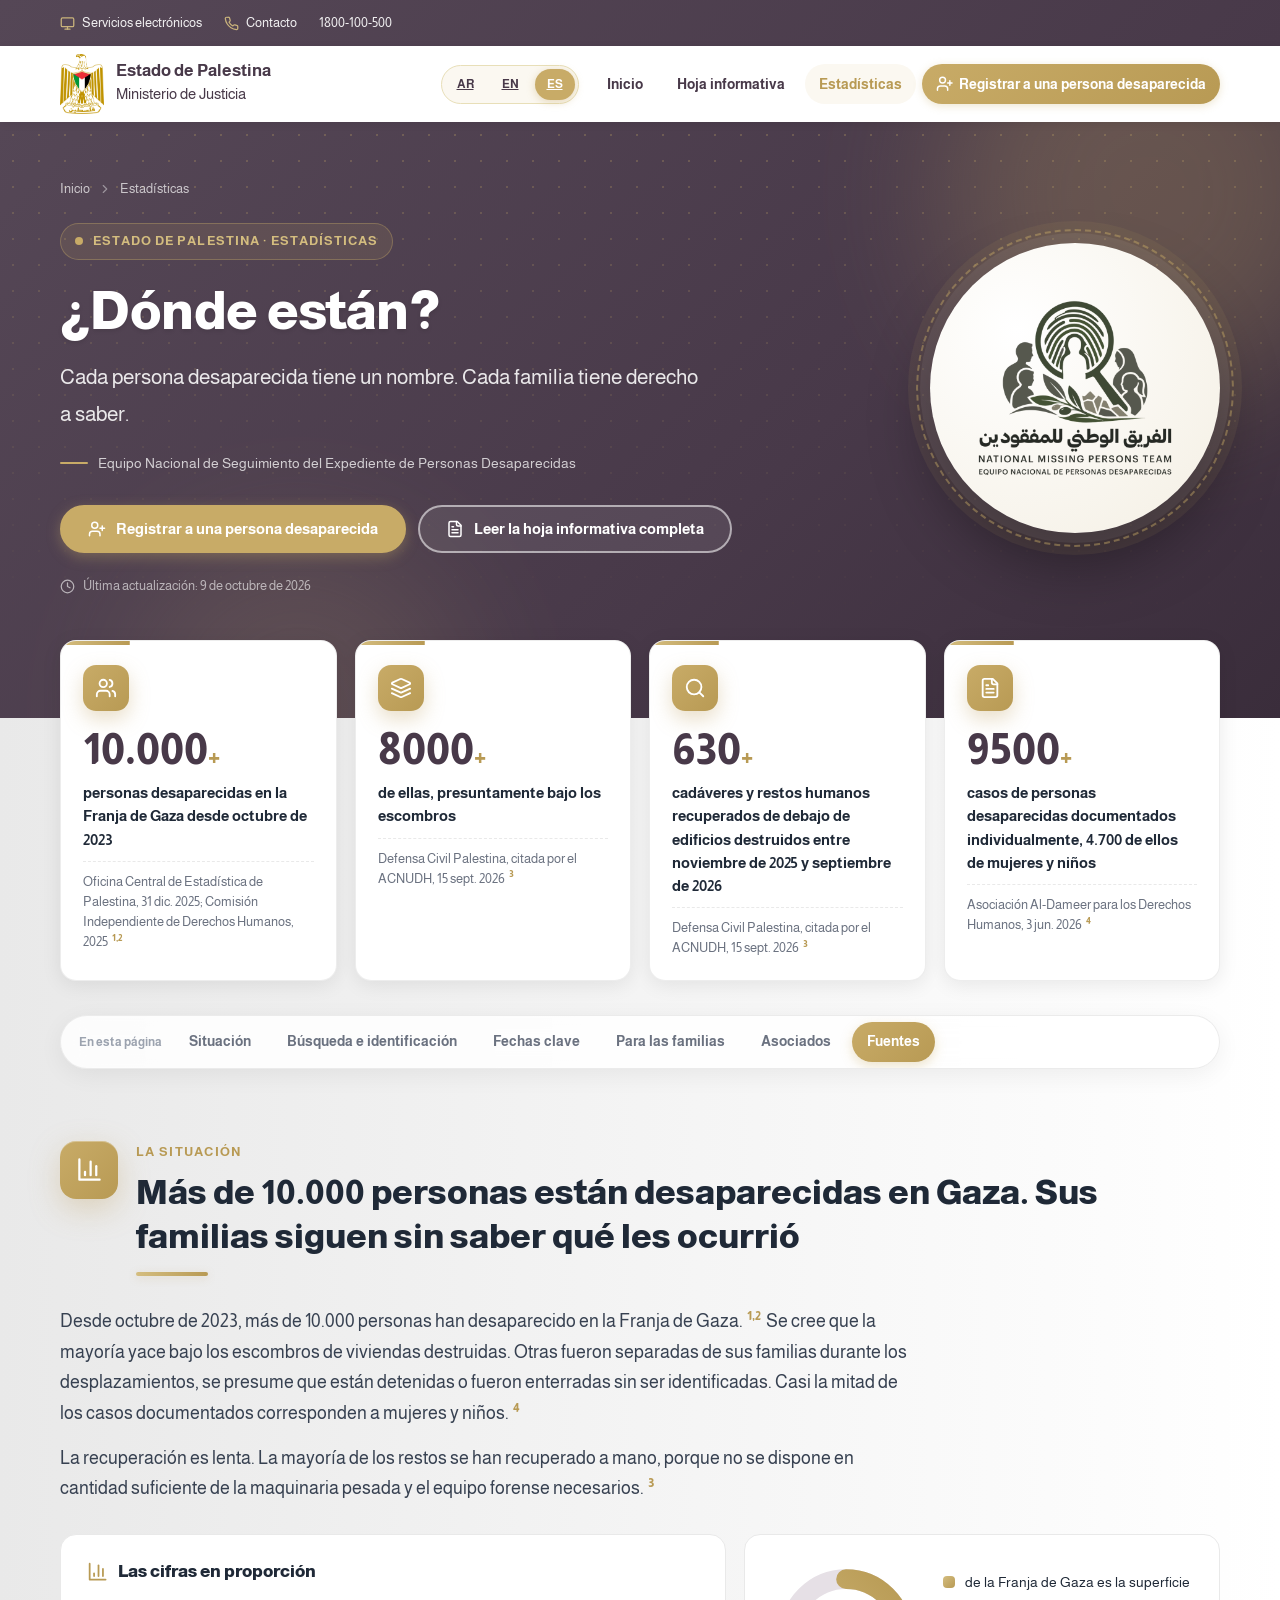
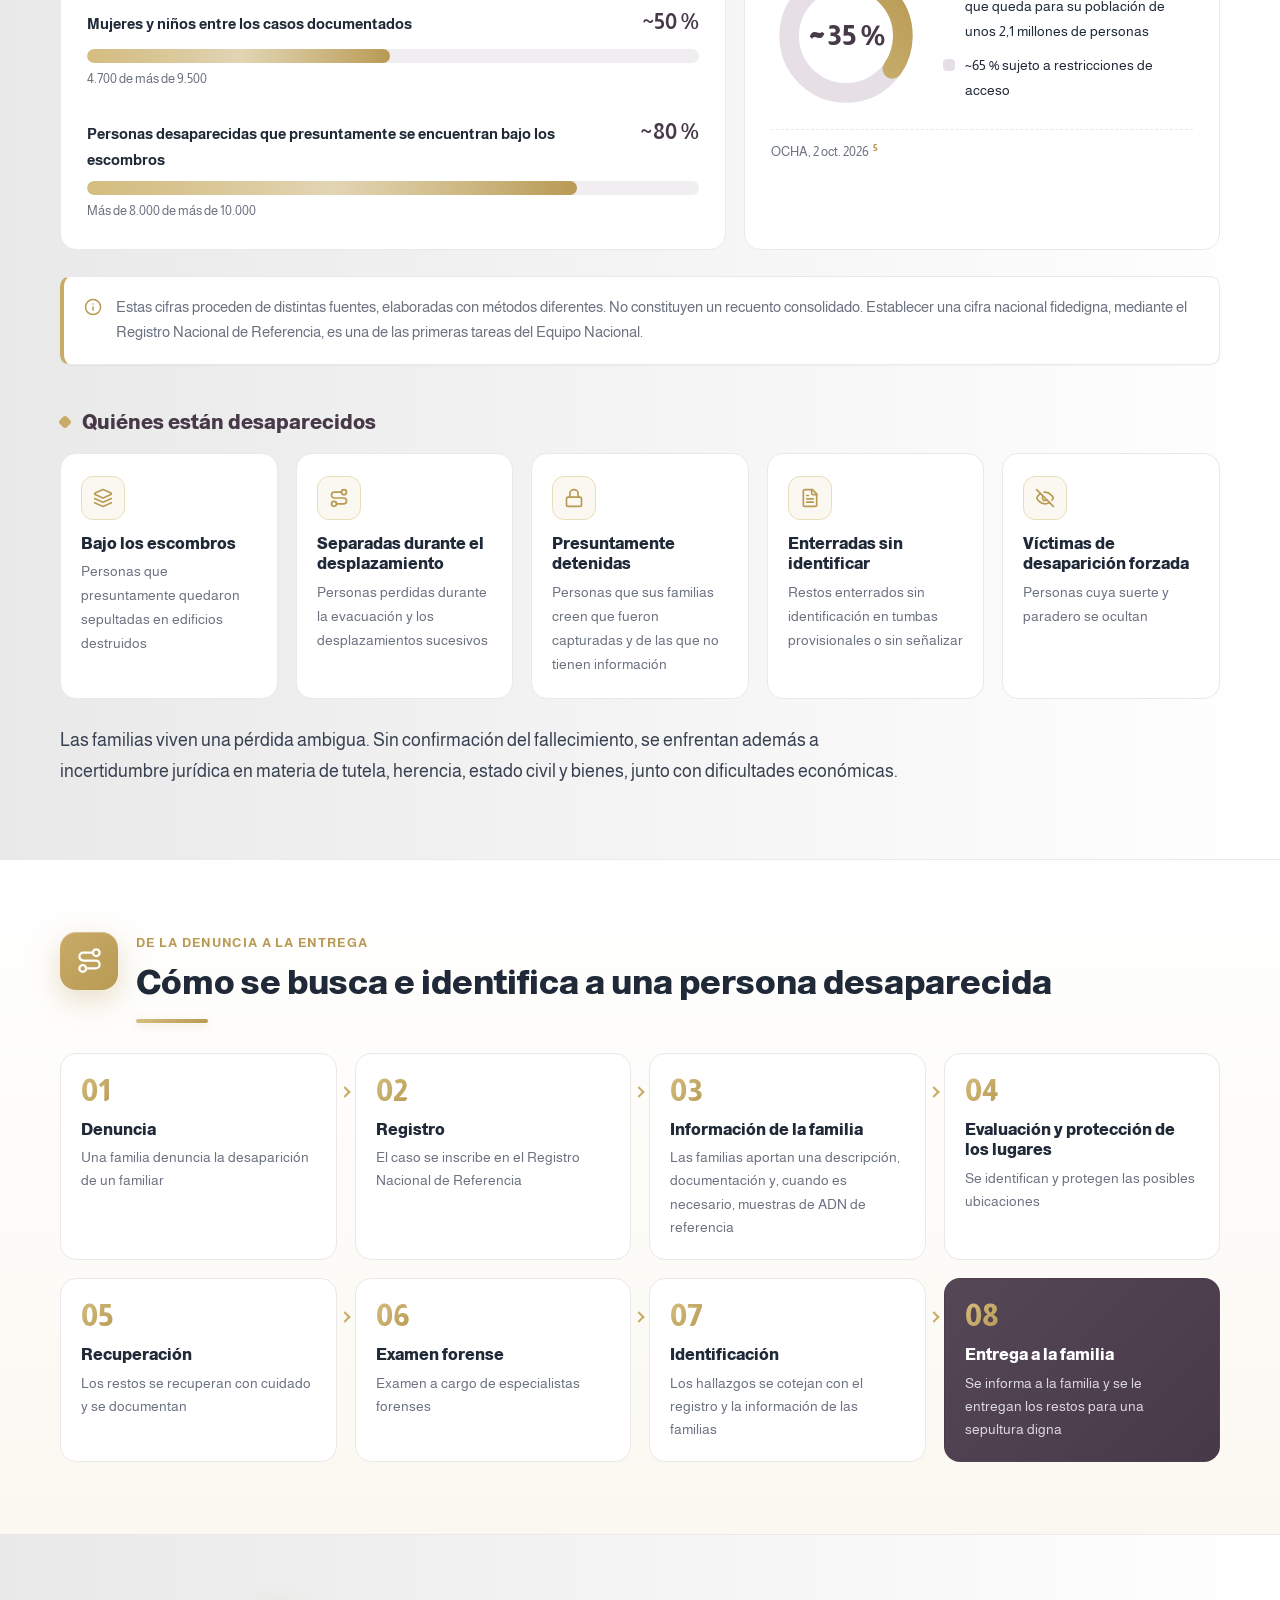
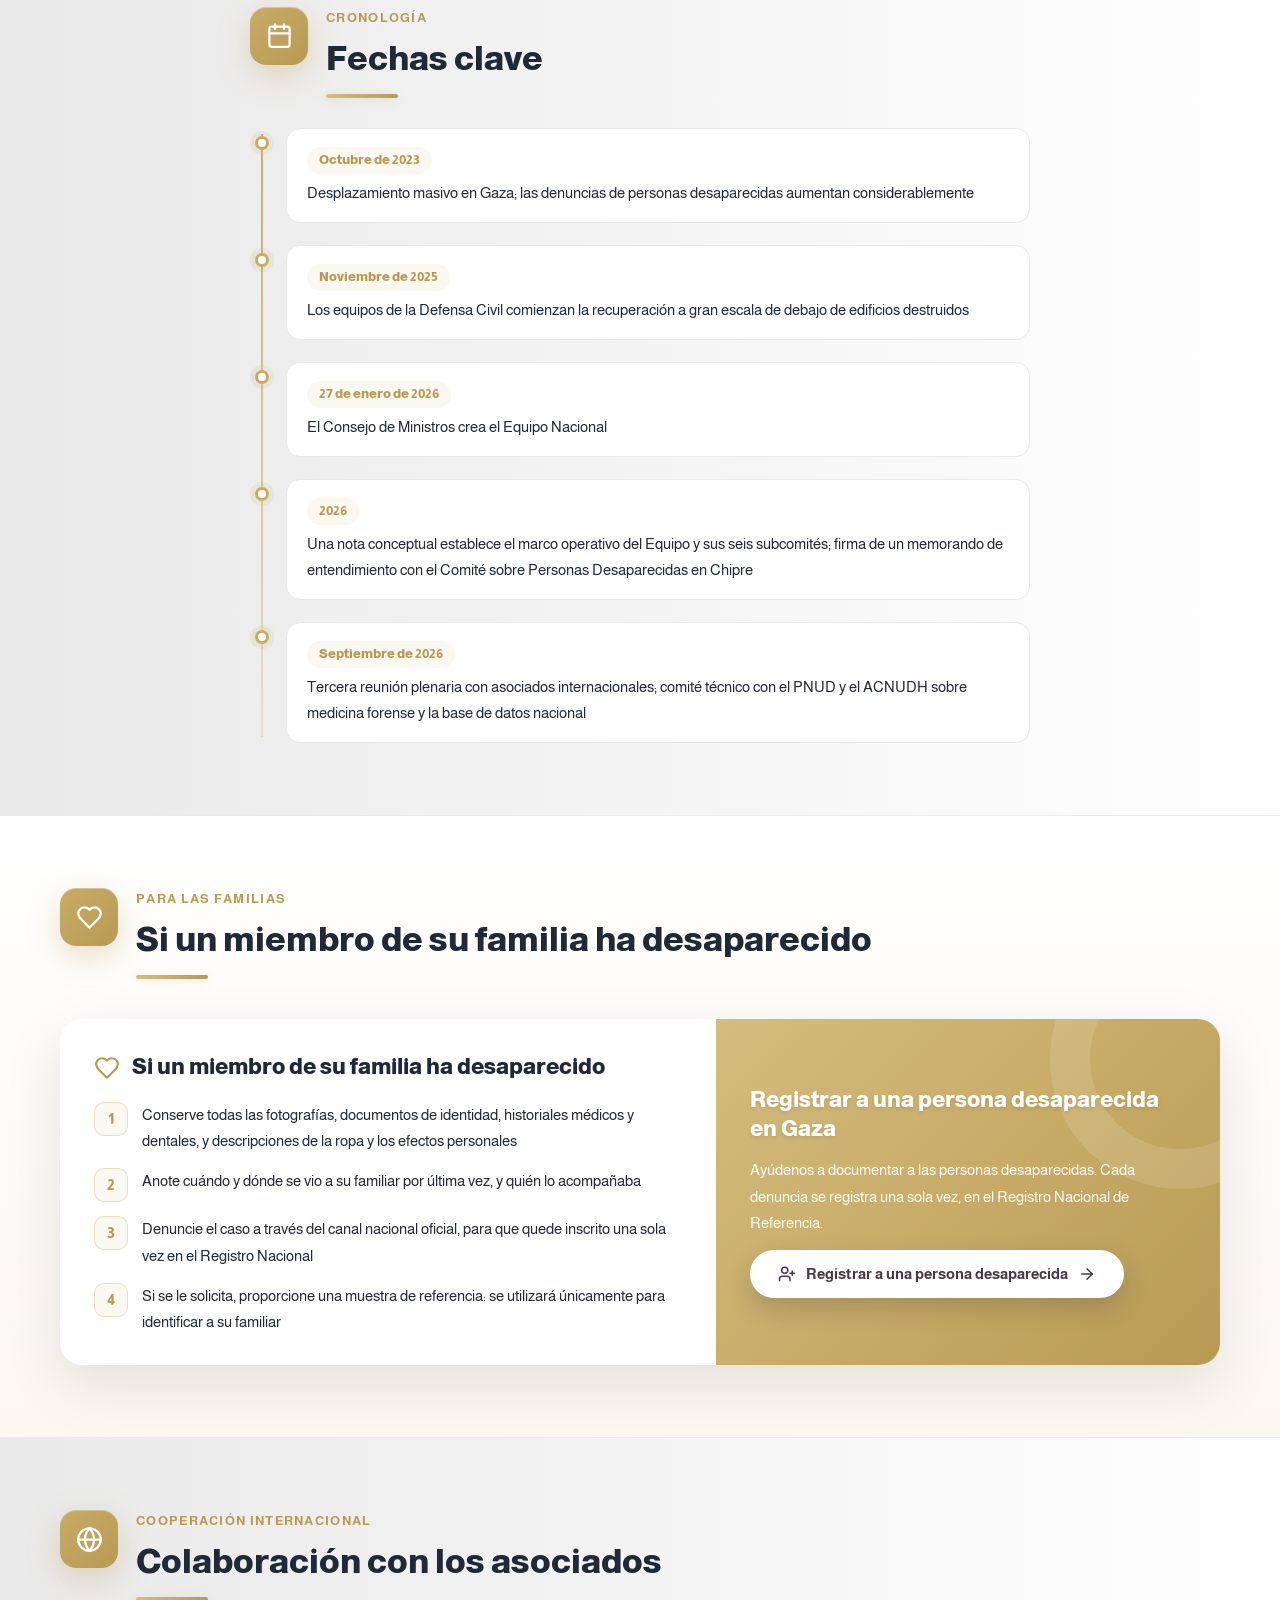
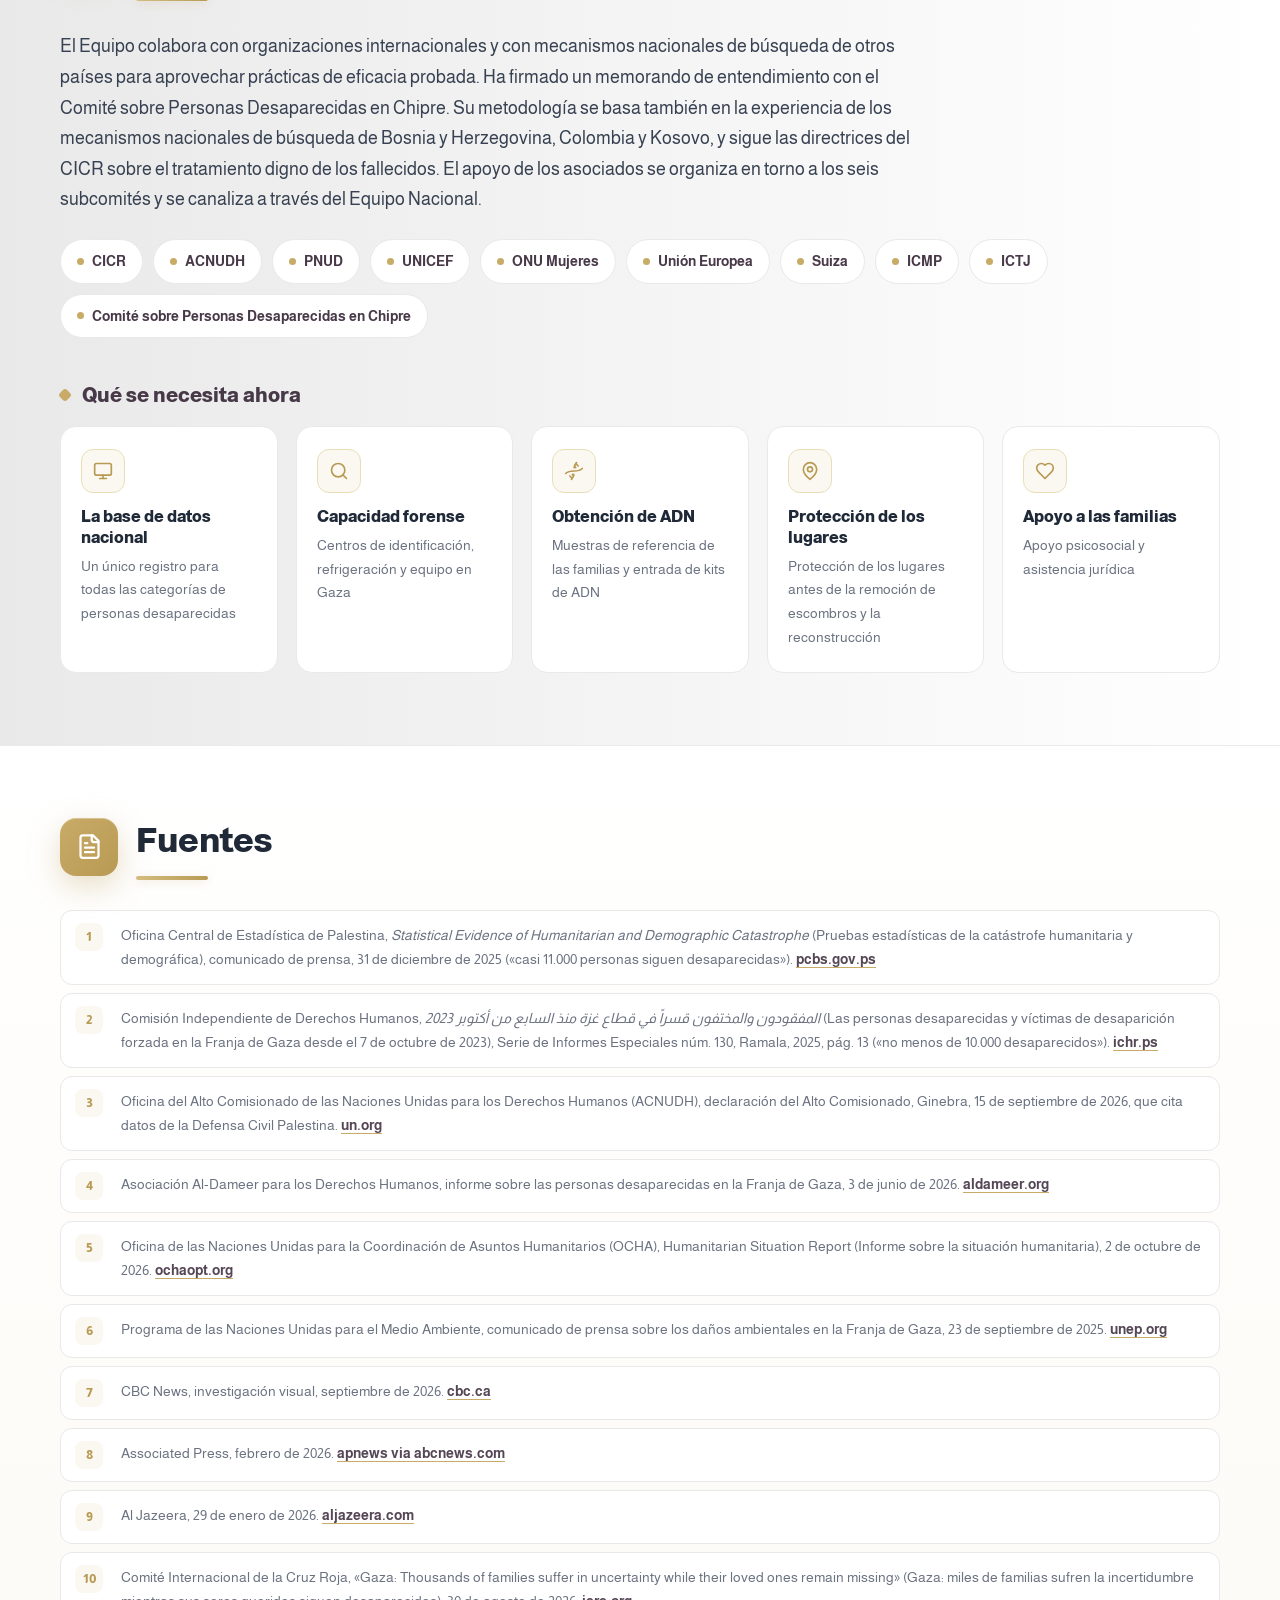
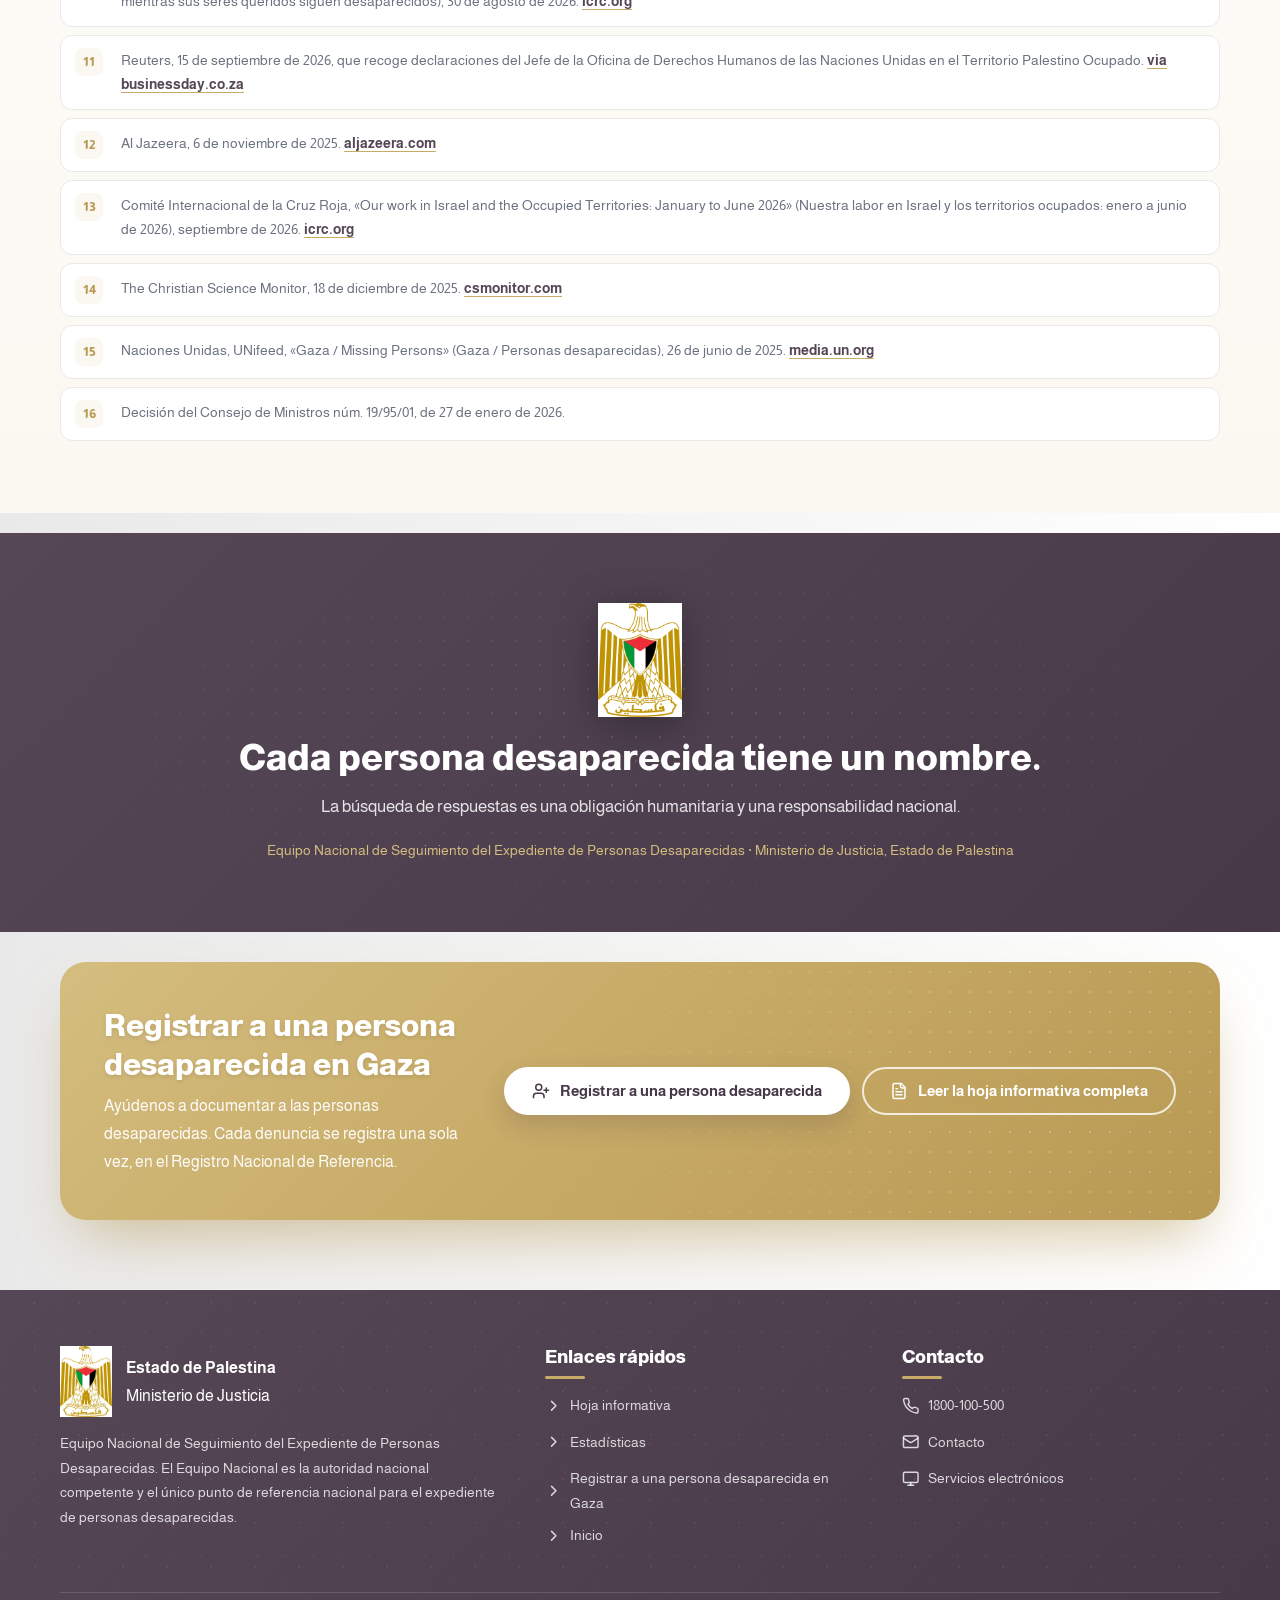
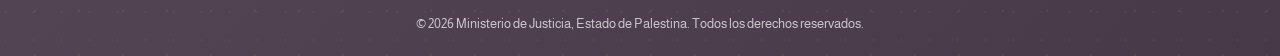
<file: es/national-team-missing-persons-statistics/index.html>
<!doctype html>
<html lang="es" dir="ltr">
<head>
<meta charset="utf-8">
<meta name="robots" content="noindex, nofollow">
<meta name="viewport" content="width=device-width, initial-scale=1">
<title>¿Dónde están? Personas desaparecidas en Gaza en cifras | Ministerio de Justicia, Estado de Palestina</title>
<meta name="description" content="Estadísticas sobre las personas desaparecidas en la Franja de Gaza: datos clave, por qué los casos siguen abiertos y cómo el Equipo Nacional busca e identifica a las personas desaparecidas.">
<meta name="theme-color" content="#554756">
<meta property="og:title" content="¿Dónde están? Personas desaparecidas en Gaza en cifras">
<meta property="og:description" content="Estadísticas sobre las personas desaparecidas en la Franja de Gaza: datos clave, por qué los casos siguen abiertos y cómo el Equipo Nacional busca e identifica a las personas desaparecidas.">
<meta property="og:image" content="../../assets/img/national-team-logo.png">
<link rel="canonical" href="https://moj.pna.ps/es/national-team-missing-persons-statistics">
<link rel="alternate" hreflang="ar" href="https://moj.pna.ps/national-team-missing-persons-statistics">
<link rel="alternate" hreflang="en" href="https://moj.pna.ps/en/national-team-missing-persons-statistics">
<link rel="alternate" hreflang="es" href="https://moj.pna.ps/es/national-team-missing-persons-statistics">
<link rel="alternate" hreflang="x-default" href="https://moj.pna.ps/national-team-missing-persons-statistics">
<link rel="icon" href="../../assets/img/coat-of-arms.png">
<!-- Almarai is already self-hosted on moj.pna.ps; this link is only for standalone use -->
<link rel="preconnect" href="https://fonts.googleapis.com">
<link rel="preconnect" href="https://fonts.gstatic.com" crossorigin>
<link rel="stylesheet" href="https://fonts.googleapis.com/css2?family=Almarai:wght@300;400;700;800&display=swap">
<link rel="stylesheet" href="../../assets/css/missing-persons.css">
<script src="../../assets/js/missing-persons.js" defer></script>
<style>html{scroll-behavior:smooth}body{margin:0;background:#fff}</style>
</head>
<body>
<div class="mp" lang="es" dir="ltr" data-locale="es-ES">
<div class="mp-progress" aria-hidden="true"><span></span></div>
<a class="mp-skip" href="#mp-content">Ir al contenido</a>
<!-- SHELL:START (standalone header; remove when the page is placed inside the site layout) -->
<div class="mp-topbar"><div class="mp-container">
  <div class="mp-topbar-links">
    <a href="https://eservices.moj.pna.ps" rel="noopener"><svg class="mp-icon" viewBox="0 0 24 24" aria-hidden="true" focusable="false"><rect width="20" height="14" x="2" y="3" rx="2"/><path d="M8 21h8"/><path d="M12 17v4"/></svg>Servicios electrónicos</a>
    <a href="https://moj.pna.ps/Contact-Us"><svg class="mp-icon" viewBox="0 0 24 24" aria-hidden="true" focusable="false"><path d="M22 16.92v3a2 2 0 0 1-2.18 2 19.79 19.79 0 0 1-8.63-3.07 19.5 19.5 0 0 1-6-6 19.79 19.79 0 0 1-3.07-8.67A2 2 0 0 1 4.11 2h3a2 2 0 0 1 2 1.72 12.84 12.84 0 0 0 .7 2.81 2 2 0 0 1-.45 2.11L8.09 9.91a16 16 0 0 0 6 6l1.27-1.27a2 2 0 0 1 2.11-.45 12.84 12.84 0 0 0 2.81.7A2 2 0 0 1 22 16.92z"/></svg>Contacto</a>
    <a href="tel:1800100500" dir="ltr">1800-100-500</a>
  </div>
</div></div>
<header class="mp-header"><div class="mp-container">
  <a class="mp-brand" href="https://moj.pna.ps/en"><img src="../../assets/img/coat-of-arms.png" alt="" width="44" height="60"><span><strong>Estado de Palestina</strong><span>Ministerio de Justicia</span></span></a>
  <div class="mp-header-end">
  <nav class="mp-lang" aria-label="Idioma"><a href="../../national-team-missing-persons-statistics/" hreflang="ar" lang="ar" title="العربية">AR</a><a href="../../en/national-team-missing-persons-statistics/" hreflang="en" lang="en" title="English">EN</a><a href="../../es/national-team-missing-persons-statistics/" hreflang="es" lang="es" aria-current="true" title="Español">ES</a></nav>
  <nav class="mp-nav" aria-label="Inicio">
    <a href="https://moj.pna.ps/en">Inicio</a>
    <a href="../national-team-missing-persons/">Hoja informativa</a>
    <a href="../national-team-missing-persons-statistics/" aria-current="page">Estadísticas</a>
    <a class="mp-nav-cta" href="https://moj.pna.ps/en/gaza-lost-people"><svg class="mp-icon" viewBox="0 0 24 24" aria-hidden="true" focusable="false"><path d="M16 21v-2a4 4 0 0 0-4-4H6a4 4 0 0 0-4 4v2"/><circle cx="9" cy="7" r="4"/><path d="M19 8v6"/><path d="M22 11h-6"/></svg><span>Registrar a una persona desaparecida</span></a>
  </nav>
  </div>
</div></header>
<!-- SHELL:END -->

<section class="mp-hero">
  <span class="mp-hero-glow g1"></span><span class="mp-hero-glow g2"></span>
  <div class="mp-container">
    <div class="mp-hero-text">
      <nav class="mp-crumbs" aria-label="breadcrumb"><a href="https://moj.pna.ps/en">Inicio</a><svg class="mp-icon mp-flip" viewBox="0 0 24 24" aria-hidden="true" focusable="false"><path d="m9 18 6-6-6-6"/></svg><span aria-current="page">Estadísticas</span></nav>
      <span class="mp-eyebrow">Estado de Palestina · Estadísticas</span>
      <h1>¿Dónde están?</h1>
      <p class="mp-hero-tag">Cada persona desaparecida tiene un nombre. Cada familia tiene derecho a saber.</p>
      <p class="mp-hero-team">Equipo Nacional de Seguimiento del Expediente de Personas Desaparecidas</p>
      <div class="mp-hero-actions"><a class="mp-btn" href="https://moj.pna.ps/en/gaza-lost-people"><svg class="mp-icon" viewBox="0 0 24 24" aria-hidden="true" focusable="false"><path d="M16 21v-2a4 4 0 0 0-4-4H6a4 4 0 0 0-4 4v2"/><circle cx="9" cy="7" r="4"/><path d="M19 8v6"/><path d="M22 11h-6"/></svg>Registrar a una persona desaparecida</a><a class="mp-btn mp-btn-ghost" href="../national-team-missing-persons/"><svg class="mp-icon" viewBox="0 0 24 24" aria-hidden="true" focusable="false"><path d="M15 2H6a2 2 0 0 0-2 2v16a2 2 0 0 0 2 2h12a2 2 0 0 0 2-2V7Z"/><path d="M14 2v4a2 2 0 0 0 2 2h4"/><path d="M16 13H8"/><path d="M16 17H8"/><path d="M10 9H8"/></svg>Leer la hoja informativa completa</a></div>
      <p class="mp-hero-meta"><svg class="mp-icon" viewBox="0 0 24 24" aria-hidden="true" focusable="false"><circle cx="12" cy="12" r="10"/><path d="M12 6v6l4 2"/></svg>Última actualización: 9 de octubre de 2026</p>
    </div>
    <div class="mp-hero-logo-wrap"><div class="mp-hero-logo"><picture><source srcset="../../assets/img/national-team-logo.webp" type="image/webp"><img src="../../assets/img/national-team-logo.png" alt="Equipo Nacional de Seguimiento del Expediente de Personas Desaparecidas" width="560" height="560"></picture></div></div>
  </div>
</section>
<div class="mp-container">
  <div class="mp-kpis"><article class="mp-kpi" data-reveal style="--i:0"><div class="mp-kpi-icon"><svg class="mp-icon" viewBox="0 0 24 24" aria-hidden="true" focusable="false"><path d="M16 21v-2a4 4 0 0 0-4-4H6a4 4 0 0 0-4 4v2"/><circle cx="9" cy="7" r="4"/><path d="M22 21v-2a4 4 0 0 0-3-3.87"/><path d="M16 3.13a4 4 0 0 1 0 7.75"/></svg></div><span class="mp-num" data-count="10000" data-prefix="" data-suffix="+">10.000<small>+</small></span><p class="mp-kpi-label">personas desaparecidas en la Franja de Gaza desde octubre de 2023</p><p class="mp-kpi-src">Oficina Central de Estadística de Palestina, 31 dic. 2025; Comisión Independiente de Derechos Humanos, 2025<sup class="mp-ref"><a href="#src-1">1,2</a></sup></p></article><article class="mp-kpi" data-reveal style="--i:1"><div class="mp-kpi-icon"><svg class="mp-icon" viewBox="0 0 24 24" aria-hidden="true" focusable="false"><path d="m12.83 2.18a2 2 0 0 0-1.66 0L2.6 6.08a1 1 0 0 0 0 1.83l8.58 3.91a2 2 0 0 0 1.66 0l8.58-3.9a1 1 0 0 0 0-1.83Z"/><path d="m22 17.65-9.17 4.16a2 2 0 0 1-1.66 0L2 17.65"/><path d="m22 12.65-9.17 4.16a2 2 0 0 1-1.66 0L2 12.65"/></svg></div><span class="mp-num" data-count="8000" data-prefix="" data-suffix="+">8000<small>+</small></span><p class="mp-kpi-label">de ellas, presuntamente bajo los escombros</p><p class="mp-kpi-src">Defensa Civil Palestina, citada por el ACNUDH, 15 sept. 2026<sup class="mp-ref"><a href="#src-3">3</a></sup></p></article><article class="mp-kpi" data-reveal style="--i:2"><div class="mp-kpi-icon"><svg class="mp-icon" viewBox="0 0 24 24" aria-hidden="true" focusable="false"><circle cx="11" cy="11" r="8"/><path d="m21 21-4.3-4.3"/></svg></div><span class="mp-num" data-count="630" data-prefix="" data-suffix="+">630<small>+</small></span><p class="mp-kpi-label">cadáveres y restos humanos recuperados de debajo de edificios destruidos entre noviembre de 2025 y septiembre de 2026</p><p class="mp-kpi-src">Defensa Civil Palestina, citada por el ACNUDH, 15 sept. 2026<sup class="mp-ref"><a href="#src-3">3</a></sup></p></article><article class="mp-kpi" data-reveal style="--i:3"><div class="mp-kpi-icon"><svg class="mp-icon" viewBox="0 0 24 24" aria-hidden="true" focusable="false"><path d="M15 2H6a2 2 0 0 0-2 2v16a2 2 0 0 0 2 2h12a2 2 0 0 0 2-2V7Z"/><path d="M14 2v4a2 2 0 0 0 2 2h4"/><path d="M16 13H8"/><path d="M16 17H8"/><path d="M10 9H8"/></svg></div><span class="mp-num" data-count="9500" data-prefix="" data-suffix="+">9500<small>+</small></span><p class="mp-kpi-label">casos de personas desaparecidas documentados individualmente, 4.700 de ellos de mujeres y niños</p><p class="mp-kpi-src">Asociación Al-Dameer para los Derechos Humanos, 3 jun. 2026<sup class="mp-ref"><a href="#src-4">4</a></sup></p></article></div>
</div>
<nav class="mp-toc" aria-label="En esta página"><div class="mp-container"><div class="mp-toc-inner"><span class="mp-toc-label">En esta página</span><a href="#situation">Situación</a><a href="#process">Búsqueda e identificación</a><a href="#key-dates">Fechas clave</a><a href="#families">Para las familias</a><a href="#partners">Asociados</a><a href="#sources">Fuentes</a></div></div></nav>
<main id="mp-content" class="mp-main">
<section id="situation" class="mp-section"><div class="mp-container">
  <div class="mp-head" data-reveal><div class="mp-head-icon"><svg class="mp-icon" viewBox="0 0 24 24" aria-hidden="true" focusable="false"><path d="M3 3v18h18"/><path d="M18 17V9"/><path d="M13 17V5"/><path d="M8 17v-3"/></svg></div><div><span class="mp-kicker">La situación</span><h2>Más de 10.000 personas están desaparecidas en Gaza. Sus familias siguen sin saber qué les ocurrió</h2><span class="mp-divider"></span></div></div>
  <p class="mp-lead" data-reveal>Desde octubre de 2023, más de 10.000 personas han desaparecido en la Franja de Gaza.<sup class="mp-ref"><a href="#src-1">1,2</a></sup> Se cree que la mayoría yace bajo los escombros de viviendas destruidas. Otras fueron separadas de sus familias durante los desplazamientos, se presume que están detenidas o fueron enterradas sin ser identificadas. Casi la mitad de los casos documentados corresponden a mujeres y niños.<sup class="mp-ref"><a href="#src-4">4</a></sup></p><p class="mp-lead" data-reveal>La recuperación es lenta. La mayoría de los restos se han recuperado a mano, porque no se dispone en cantidad suficiente de la maquinaria pesada y el equipo forense necesarios.<sup class="mp-ref"><a href="#src-3">3</a></sup></p>
  <div class="mp-viz">
    <div class="mp-viz-card" data-reveal><h3><svg class="mp-icon" viewBox="0 0 24 24" aria-hidden="true" focusable="false"><path d="M3 3v18h18"/><path d="M18 17V9"/><path d="M13 17V5"/><path d="M8 17v-3"/></svg>Las cifras en proporción</h3><div class="mp-bar" data-reveal><div class="mp-bar-top"><span>Mujeres y niños entre los casos documentados</span><b>~50 %</b></div><div class="mp-bar-track" role="img" aria-label="Mujeres y niños entre los casos documentados: 4.700 de más de 9.500"><div class="mp-bar-fill" style="--v:49.5"></div></div><small>4.700 de más de 9.500</small></div><div class="mp-bar" data-reveal><div class="mp-bar-top"><span>Personas desaparecidas que presuntamente se encuentran bajo los escombros</span><b>~80 %</b></div><div class="mp-bar-track" role="img" aria-label="Personas desaparecidas que presuntamente se encuentran bajo los escombros: Más de 8.000 de más de 10.000"><div class="mp-bar-fill" style="--v:80"></div></div><small>Más de 8.000 de más de 10.000</small></div></div>
    <div class="mp-viz-card" data-reveal style="--i:1">
  <div class="mp-donut-wrap">
    <div class="mp-donut" style="--v:35" role="img" aria-label="~35 % de la Franja de Gaza es la superficie que queda para su población de unos 2,1 millones de personas">
      <svg viewBox="0 0 42 42" aria-hidden="true"><defs><linearGradient id="mp-grad" x1="0" y1="0" x2="1" y2="1"><stop offset="0" stop-color="#D4BD7F"/><stop offset="1" stop-color="#B89A54"/></linearGradient></defs>
        <circle class="bg" cx="21" cy="21" r="15.915" stroke-width="6"/><circle class="fg" cx="21" cy="21" r="15.915" stroke-width="6" pathLength="100"/></svg>
      <span class="mp-donut-center">~35 %</span>
    </div>
    <div class="mp-legend"><span><i style="background:linear-gradient(135deg,#D4BD7F,#B89A54)"></i>de la Franja de Gaza es la superficie que queda para su población de unos 2,1 millones de personas</span><span><i style="background:#E6E0E6"></i>~65 % sujeto a restricciones de acceso</span></div>
  </div><p class="mp-donut-src">OCHA, 2 oct. 2026<sup class="mp-ref"><a href="#src-5">5</a></sup></p></div>
  </div>
  <p class="mp-note" data-reveal><svg class="mp-icon" viewBox="0 0 24 24" aria-hidden="true" focusable="false"><circle cx="12" cy="12" r="10"/><path d="M12 16v-4"/><path d="M12 8h.01"/></svg><span>Estas cifras proceden de distintas fuentes, elaboradas con métodos diferentes. No constituyen un recuento consolidado. Establecer una cifra nacional fidedigna, mediante el Registro Nacional de Referencia, es una de las primeras tareas del Equipo Nacional.</span></p>
  <h3 class="mp-h3" data-reveal>Quiénes están desaparecidos</h3>
  <div class="mp-grid mp-g5"><div class="mp-tile" data-reveal style="--i:0"><div class="mp-tile-icon"><svg class="mp-icon" viewBox="0 0 24 24" aria-hidden="true" focusable="false"><path d="m12.83 2.18a2 2 0 0 0-1.66 0L2.6 6.08a1 1 0 0 0 0 1.83l8.58 3.91a2 2 0 0 0 1.66 0l8.58-3.9a1 1 0 0 0 0-1.83Z"/><path d="m22 17.65-9.17 4.16a2 2 0 0 1-1.66 0L2 17.65"/><path d="m22 12.65-9.17 4.16a2 2 0 0 1-1.66 0L2 12.65"/></svg></div><h4>Bajo los escombros</h4><p>Personas que presuntamente quedaron sepultadas en edificios destruidos</p></div><div class="mp-tile" data-reveal style="--i:1"><div class="mp-tile-icon"><svg class="mp-icon" viewBox="0 0 24 24" aria-hidden="true" focusable="false"><circle cx="6" cy="19" r="3"/><path d="M9 19h8.5a3.5 3.5 0 0 0 0-7h-11a3.5 3.5 0 0 1 0-7H15"/><circle cx="18" cy="5" r="3"/></svg></div><h4>Separadas durante el desplazamiento</h4><p>Personas perdidas durante la evacuación y los desplazamientos sucesivos</p></div><div class="mp-tile" data-reveal style="--i:2"><div class="mp-tile-icon"><svg class="mp-icon" viewBox="0 0 24 24" aria-hidden="true" focusable="false"><rect width="18" height="11" x="3" y="11" rx="2"/><path d="M7 11V7a5 5 0 0 1 10 0v4"/></svg></div><h4>Presuntamente detenidas</h4><p>Personas que sus familias creen que fueron capturadas y de las que no tienen información</p></div><div class="mp-tile" data-reveal style="--i:3"><div class="mp-tile-icon"><svg class="mp-icon" viewBox="0 0 24 24" aria-hidden="true" focusable="false"><path d="M15 2H6a2 2 0 0 0-2 2v16a2 2 0 0 0 2 2h12a2 2 0 0 0 2-2V7Z"/><path d="M14 2v4a2 2 0 0 0 2 2h4"/><path d="M16 13H8"/><path d="M16 17H8"/><path d="M10 9H8"/></svg></div><h4>Enterradas sin identificar</h4><p>Restos enterrados sin identificación en tumbas provisionales o sin señalizar</p></div><div class="mp-tile" data-reveal style="--i:4"><div class="mp-tile-icon"><svg class="mp-icon" viewBox="0 0 24 24" aria-hidden="true" focusable="false"><path d="M9.88 9.88a3 3 0 1 0 4.24 4.24"/><path d="M10.73 5.08A10.43 10.43 0 0 1 12 5c7 0 10 7 10 7a13.16 13.16 0 0 1-1.67 2.68"/><path d="M6.61 6.61A13.53 13.53 0 0 0 2 12s3 7 10 7a9.74 9.74 0 0 0 5.39-1.61"/><path d="m2 2 20 20"/></svg></div><h4>Víctimas de desaparición forzada</h4><p>Personas cuya suerte y paradero se ocultan</p></div></div>
  <p class="mp-lead" data-reveal style="margin-top:26px">Las familias viven una pérdida ambigua. Sin confirmación del fallecimiento, se enfrentan además a incertidumbre jurídica en materia de tutela, herencia, estado civil y bienes, junto con dificultades económicas.</p>
</div></section>

<section id="process" class="mp-section mp-section-alt"><div class="mp-container">
  <div class="mp-head" data-reveal><div class="mp-head-icon"><svg class="mp-icon" viewBox="0 0 24 24" aria-hidden="true" focusable="false"><circle cx="6" cy="19" r="3"/><path d="M9 19h8.5a3.5 3.5 0 0 0 0-7h-11a3.5 3.5 0 0 1 0-7H15"/><circle cx="18" cy="5" r="3"/></svg></div><div><span class="mp-kicker">De la denuncia a la entrega</span><h2>Cómo se busca e identifica a una persona desaparecida</h2><span class="mp-divider"></span></div></div>
  <ol class="mp-process"><li class="mp-step" data-reveal style="--i:0"><span class="mp-step-n">01</span><h4>Denuncia</h4><p>Una familia denuncia la desaparición de un familiar</p></li><li class="mp-step" data-reveal style="--i:1"><span class="mp-step-n">02</span><h4>Registro</h4><p>El caso se inscribe en el Registro Nacional de Referencia</p></li><li class="mp-step" data-reveal style="--i:2"><span class="mp-step-n">03</span><h4>Información de la familia</h4><p>Las familias aportan una descripción, documentación y, cuando es necesario, muestras de ADN de referencia</p></li><li class="mp-step" data-reveal style="--i:3"><span class="mp-step-n">04</span><h4>Evaluación y protección de los lugares</h4><p>Se identifican y protegen las posibles ubicaciones</p></li><li class="mp-step" data-reveal style="--i:0"><span class="mp-step-n">05</span><h4>Recuperación</h4><p>Los restos se recuperan con cuidado y se documentan</p></li><li class="mp-step" data-reveal style="--i:1"><span class="mp-step-n">06</span><h4>Examen forense</h4><p>Examen a cargo de especialistas forenses</p></li><li class="mp-step" data-reveal style="--i:2"><span class="mp-step-n">07</span><h4>Identificación</h4><p>Los hallazgos se cotejan con el registro y la información de las familias</p></li><li class="mp-step mp-step-final" data-reveal style="--i:3"><span class="mp-step-n">08</span><h4>Entrega a la familia</h4><p>Se informa a la familia y se le entregan los restos para una sepultura digna</p></li></ol>
</div></section>

<section id="key-dates" class="mp-section"><div class="mp-container mp-narrow">
  <div class="mp-head" data-reveal><div class="mp-head-icon"><svg class="mp-icon" viewBox="0 0 24 24" aria-hidden="true" focusable="false"><rect width="18" height="18" x="3" y="4" rx="2"/><path d="M16 2v4"/><path d="M8 2v4"/><path d="M3 10h18"/></svg></div><div><span class="mp-kicker">Cronología</span><h2>Fechas clave</h2><span class="mp-divider"></span></div></div>
  <ol class="mp-timeline"><li class="mp-tl" data-reveal style="--i:0"><div class="mp-tl-card"><time>Octubre de 2023</time><p>Desplazamiento masivo en Gaza; las denuncias de personas desaparecidas aumentan considerablemente</p></div></li><li class="mp-tl" data-reveal style="--i:1"><div class="mp-tl-card"><time>Noviembre de 2025</time><p>Los equipos de la Defensa Civil comienzan la recuperación a gran escala de debajo de edificios destruidos</p></div></li><li class="mp-tl" data-reveal style="--i:2"><div class="mp-tl-card"><time>27 de enero de 2026</time><p>El Consejo de Ministros crea el Equipo Nacional</p></div></li><li class="mp-tl" data-reveal style="--i:3"><div class="mp-tl-card"><time>2026</time><p>Una nota conceptual establece el marco operativo del Equipo y sus seis subcomités; firma de un memorando de entendimiento con el Comité sobre Personas Desaparecidas en Chipre</p></div></li><li class="mp-tl" data-reveal style="--i:4"><div class="mp-tl-card"><time>Septiembre de 2026</time><p>Tercera reunión plenaria con asociados internacionales; comité técnico con el PNUD y el ACNUDH sobre medicina forense y la base de datos nacional</p></div></li></ol>
</div></section>

<section id="families" class="mp-section mp-section-alt"><div class="mp-container">
  <div class="mp-head" data-reveal><div class="mp-head-icon"><svg class="mp-icon" viewBox="0 0 24 24" aria-hidden="true" focusable="false"><path d="M19 14c1.49-1.46 3-3.21 3-5.5A5.5 5.5 0 0 0 16.5 3c-1.76 0-3 .5-4.5 2-1.5-1.5-2.74-2-4.5-2A5.5 5.5 0 0 0 2 8.5c0 2.3 1.5 4.05 3 5.5l7 7Z"/></svg></div><div><span class="mp-kicker">Para las familias</span><h2>Si un miembro de su familia ha desaparecido</h2><span class="mp-divider"></span></div></div>
  <div class="mp-family" data-reveal>
  <div class="mp-family-steps"><h3><svg class="mp-icon" viewBox="0 0 24 24" aria-hidden="true" focusable="false"><path d="M19 14c1.49-1.46 3-3.21 3-5.5A5.5 5.5 0 0 0 16.5 3c-1.76 0-3 .5-4.5 2-1.5-1.5-2.74-2-4.5-2A5.5 5.5 0 0 0 2 8.5c0 2.3 1.5 4.05 3 5.5l7 7Z"/></svg>Si un miembro de su familia ha desaparecido</h3><ol><li>Conserve todas las fotografías, documentos de identidad, historiales médicos y dentales, y descripciones de la ropa y los efectos personales</li><li>Anote cuándo y dónde se vio a su familiar por última vez, y quién lo acompañaba</li><li>Denuncie el caso a través del canal nacional oficial, para que quede inscrito una sola vez en el Registro Nacional</li><li>Si se le solicita, proporcione una muestra de referencia: se utilizará únicamente para identificar a su familiar</li></ol></div>
  <div class="mp-family-cta"><h3>Registrar a una persona desaparecida en Gaza</h3><p>Ayúdenos a documentar a las personas desaparecidas. Cada denuncia se registra una sola vez, en el Registro Nacional de Referencia.</p>
    <a class="mp-btn" href="https://moj.pna.ps/en/gaza-lost-people"><svg class="mp-icon" viewBox="0 0 24 24" aria-hidden="true" focusable="false"><path d="M16 21v-2a4 4 0 0 0-4-4H6a4 4 0 0 0-4 4v2"/><circle cx="9" cy="7" r="4"/><path d="M19 8v6"/><path d="M22 11h-6"/></svg>Registrar a una persona desaparecida<svg class="mp-icon mp-flip mp-flip-move" viewBox="0 0 24 24" aria-hidden="true" focusable="false"><path d="M5 12h14"/><path d="m12 5 7 7-7 7"/></svg></a></div>
</div>
</div></section>

<section id="partners" class="mp-section"><div class="mp-container">
  <div class="mp-head" data-reveal><div class="mp-head-icon"><svg class="mp-icon" viewBox="0 0 24 24" aria-hidden="true" focusable="false"><circle cx="12" cy="12" r="10"/><path d="M12 2a14.5 14.5 0 0 0 0 20 14.5 14.5 0 0 0 0-20"/><path d="M2 12h20"/></svg></div><div><span class="mp-kicker">Cooperación internacional</span><h2>Colaboración con los asociados</h2><span class="mp-divider"></span></div></div>
  <p class="mp-lead" data-reveal>El Equipo colabora con organizaciones internacionales y con mecanismos nacionales de búsqueda de otros países para aprovechar prácticas de eficacia probada. Ha firmado un memorando de entendimiento con el Comité sobre Personas Desaparecidas en Chipre. Su metodología se basa también en la experiencia de los mecanismos nacionales de búsqueda de Bosnia y Herzegovina, Colombia y Kosovo, y sigue las directrices del CICR sobre el tratamiento digno de los fallecidos. El apoyo de los asociados se organiza en torno a los seis subcomités y se canaliza a través del Equipo Nacional.</p>
  <div class="mp-chips" data-reveal><span class="mp-chip">CICR</span><span class="mp-chip">ACNUDH</span><span class="mp-chip">PNUD</span><span class="mp-chip">UNICEF</span><span class="mp-chip">ONU Mujeres</span><span class="mp-chip">Unión Europea</span><span class="mp-chip">Suiza</span><span class="mp-chip">ICMP</span><span class="mp-chip">ICTJ</span><span class="mp-chip">Comité sobre Personas Desaparecidas en Chipre</span></div>
  <h3 class="mp-h3" data-reveal>Qué se necesita ahora</h3>
  <div class="mp-grid mp-g5"><div class="mp-tile" data-reveal style="--i:0"><div class="mp-tile-icon"><svg class="mp-icon" viewBox="0 0 24 24" aria-hidden="true" focusable="false"><rect width="20" height="14" x="2" y="3" rx="2"/><path d="M8 21h8"/><path d="M12 17v4"/></svg></div><h4>La base de datos nacional</h4><p>Un único registro para todas las categorías de personas desaparecidas</p></div><div class="mp-tile" data-reveal style="--i:1"><div class="mp-tile-icon"><svg class="mp-icon" viewBox="0 0 24 24" aria-hidden="true" focusable="false"><circle cx="11" cy="11" r="8"/><path d="m21 21-4.3-4.3"/></svg></div><h4>Capacidad forense</h4><p>Centros de identificación, refrigeración y equipo en Gaza</p></div><div class="mp-tile" data-reveal style="--i:2"><div class="mp-tile-icon"><svg class="mp-icon" viewBox="0 0 24 24" aria-hidden="true" focusable="false"><path d="M2 15c6.667-6 13.333 0 20-6"/><path d="M9 22c1.798-1.998 2.518-3.995 2.807-5.993"/><path d="M15 2c-1.798 1.998-2.518 3.995-2.807 5.993"/><path d="m17 6-2.5-2.5"/><path d="m14 8-1-1"/><path d="m7 18 2.5 2.5"/><path d="m10 16 1.5 1.5"/></svg></div><h4>Obtención de ADN</h4><p>Muestras de referencia de las familias y entrada de kits de ADN</p></div><div class="mp-tile" data-reveal style="--i:3"><div class="mp-tile-icon"><svg class="mp-icon" viewBox="0 0 24 24" aria-hidden="true" focusable="false"><path d="M20 10c0 6-8 12-8 12s-8-6-8-12a8 8 0 0 1 16 0Z"/><circle cx="12" cy="10" r="3"/></svg></div><h4>Protección de los lugares</h4><p>Protección de los lugares antes de la remoción de escombros y la reconstrucción</p></div><div class="mp-tile" data-reveal style="--i:4"><div class="mp-tile-icon"><svg class="mp-icon" viewBox="0 0 24 24" aria-hidden="true" focusable="false"><path d="M19 14c1.49-1.46 3-3.21 3-5.5A5.5 5.5 0 0 0 16.5 3c-1.76 0-3 .5-4.5 2-1.5-1.5-2.74-2-4.5-2A5.5 5.5 0 0 0 2 8.5c0 2.3 1.5 4.05 3 5.5l7 7Z"/></svg></div><h4>Apoyo a las familias</h4><p>Apoyo psicosocial y asistencia jurídica</p></div></div>
</div></section>

<section id="sources" class="mp-section mp-section-alt"><div class="mp-container">
  <div class="mp-head" data-reveal><div class="mp-head-icon"><svg class="mp-icon" viewBox="0 0 24 24" aria-hidden="true" focusable="false"><path d="M15 2H6a2 2 0 0 0-2 2v16a2 2 0 0 0 2 2h12a2 2 0 0 0 2-2V7Z"/><path d="M14 2v4a2 2 0 0 0 2 2h4"/><path d="M16 13H8"/><path d="M16 17H8"/><path d="M10 9H8"/></svg></div><div><h2>Fuentes</h2><span class="mp-divider"></span></div></div>
  <ol class="mp-sources"><li id="src-1"><span>Oficina Central de Estadística de Palestina, <em>Statistical Evidence of Humanitarian and Demographic Catastrophe</em> (Pruebas estadísticas de la catástrofe humanitaria y demográfica), comunicado de prensa, 31 de diciembre de 2025 («casi 11.000 personas siguen desaparecidas»). <a href="https://www.pcbs.gov.ps/portals/_pcbs/PressRelease/Press_En_PalPeopleEnd2025E.pdf" target="_blank" rel="noopener">pcbs.gov.ps</a></span></li><li id="src-2"><span>Comisión Independiente de Derechos Humanos, <em lang="ar" dir="rtl">المفقودون والمختفون قسراً في قطاع غزة منذ السابع من أكتوبر 2023</em> (Las personas desaparecidas y víctimas de desaparición forzada en la Franja de Gaza desde el 7 de octubre de 2023), Serie de Informes Especiales núm. 130, Ramala, 2025, pág. 13 («no menos de 10.000 desaparecidos»). <a href="https://www.ichr.ps/" target="_blank" rel="noopener">ichr.ps</a></span></li><li id="src-3"><span>Oficina del Alto Comisionado de las Naciones Unidas para los Derechos Humanos (ACNUDH), declaración del Alto Comisionado, Ginebra, 15 de septiembre de 2026, que cita datos de la Defensa Civil Palestina. <a href="https://www.un.org/unispal/document/un-human-rights-chief-says-recovery-of-remains-in-gaza-three-years-later-adds-to-palestinian-trauma/" target="_blank" rel="noopener">un.org</a></span></li><li id="src-4"><span>Asociación Al-Dameer para los Derechos Humanos, informe sobre las personas desaparecidas en la Franja de Gaza, 3 de junio de 2026. <a href="https://aldameer.org/en/?p=710" target="_blank" rel="noopener">aldameer.org</a></span></li><li id="src-5"><span>Oficina de las Naciones Unidas para la Coordinación de Asuntos Humanitarios (OCHA), Humanitarian Situation Report (Informe sobre la situación humanitaria), 2 de octubre de 2026. <a href="https://www.ochaopt.org/content/humanitarian-situation-report-2-october-2026" target="_blank" rel="noopener">ochaopt.org</a></span></li><li id="src-6"><span>Programa de las Naciones Unidas para el Medio Ambiente, comunicado de prensa sobre los daños ambientales en la Franja de Gaza, 23 de septiembre de 2025. <a href="https://www.unep.org/news-and-stories/press-release/environmental-damage-gaza-strip-harming-human-health-threatening" target="_blank" rel="noopener">unep.org</a></span></li><li id="src-7"><span>CBC News, investigación visual, septiembre de 2026. <a href="https://www.cbc.ca/news/world/is-israel-erasing-evidence-of-alleged-war-crimes-in-gaza-a-visual-investigation-9.7357122" target="_blank" rel="noopener">cbc.ca</a></span></li><li id="src-8"><span>Associated Press, febrero de 2026. <a href="https://abcnews.com/International/wireStory/father-gaza-searches-familys-bones-rubble-home-130050971" target="_blank" rel="noopener">apnews via abcnews.com</a></span></li><li id="src-9"><span>Al Jazeera, 29 de enero de 2026. <a href="https://www.aljazeera.com/features/2026/1/29/even-the-dead-were-not-spared-israelis-gaza-desecration-compounds-grief" target="_blank" rel="noopener">aljazeera.com</a></span></li><li id="src-10"><span>Comité Internacional de la Cruz Roja, «Gaza: Thousands of families suffer in uncertainty while their loved ones remain missing» (Gaza: miles de familias sufren la incertidumbre mientras sus seres queridos siguen desaparecidos), 30 de agosto de 2026. <a href="https://www.icrc.org/en/article/gaza-thousands-families-suffer-uncertainty-while-their-loved-ones-remain-missing" target="_blank" rel="noopener">icrc.org</a></span></li><li id="src-11"><span>Reuters, 15 de septiembre de 2026, que recoge declaraciones del Jefe de la Oficina de Derechos Humanos de las Naciones Unidas en el Territorio Palestino Ocupado. <a href="https://www.businessday.co.za/world/middle-east/2026-09-15-israel-accused-of-impeding-identification-of-gaza-remains/" target="_blank" rel="noopener">via businessday.co.za</a></span></li><li id="src-12"><span>Al Jazeera, 6 de noviembre de 2025. <a href="https://www.aljazeera.com/features/2025/11/6/in-gaza-woman-searches-husband-brother-among-corpses" target="_blank" rel="noopener">aljazeera.com</a></span></li><li id="src-13"><span>Comité Internacional de la Cruz Roja, «Our work in Israel and the Occupied Territories: January to June 2026» (Nuestra labor en Israel y los territorios ocupados: enero a junio de 2026), septiembre de 2026. <a href="https://www.icrc.org/en/article/our-work-israel-and-occupied-territories-january-june-2026" target="_blank" rel="noopener">icrc.org</a></span></li><li id="src-14"><span>The Christian Science Monitor, 18 de diciembre de 2025. <a href="https://www.csmonitor.com/World/Middle-East/2025/1218/Gaza-missing-search-disappeared-israel" target="_blank" rel="noopener">csmonitor.com</a></span></li><li id="src-15"><span>Naciones Unidas, UNifeed, «Gaza / Missing Persons» (Gaza / Personas desaparecidas), 26 de junio de 2025. <a href="https://media.un.org/unifeed/en/asset/d341/d3418605" target="_blank" rel="noopener">media.un.org</a></span></li><li id="src-16"><span>Decisión del Consejo de Ministros núm. 19/95/01, de 27 de enero de 2026.</span></li></ol>
</div></section>
</main>
<section class="mp-closing"><div class="mp-container" data-reveal>
  <img src="../../assets/img/coat-of-arms.png" alt="" width="84" height="114">
  <h2>Cada persona desaparecida tiene un nombre.</h2><p>La búsqueda de respuestas es una obligación humanitaria y una responsabilidad nacional.</p><small>Equipo Nacional de Seguimiento del Expediente de Personas Desaparecidas · Ministerio de Justicia, Estado de Palestina</small>
</div></section>
<div class="mp-container"><aside class="mp-cta" data-reveal="zoom">
  <div><h2>Registrar a una persona desaparecida en Gaza</h2><p>Ayúdenos a documentar a las personas desaparecidas. Cada denuncia se registra una sola vez, en el Registro Nacional de Referencia.</p></div>
  <div class="mp-cta-actions"><a class="mp-btn" href="https://moj.pna.ps/en/gaza-lost-people"><svg class="mp-icon" viewBox="0 0 24 24" aria-hidden="true" focusable="false"><path d="M16 21v-2a4 4 0 0 0-4-4H6a4 4 0 0 0-4 4v2"/><circle cx="9" cy="7" r="4"/><path d="M19 8v6"/><path d="M22 11h-6"/></svg>Registrar a una persona desaparecida</a><a class="mp-btn mp-btn-ghost" href="../national-team-missing-persons/"><svg class="mp-icon" viewBox="0 0 24 24" aria-hidden="true" focusable="false"><path d="M15 2H6a2 2 0 0 0-2 2v16a2 2 0 0 0 2 2h12a2 2 0 0 0 2-2V7Z"/><path d="M14 2v4a2 2 0 0 0 2 2h4"/><path d="M16 13H8"/><path d="M16 17H8"/><path d="M10 9H8"/></svg>Leer la hoja informativa completa</a></div>
</aside></div>

<!-- SHELL:START (standalone footer; remove when the page is placed inside the site layout) -->
<footer class="mp-footer"><div class="mp-container">
  <div class="mp-footer-grid">
    <div>
      <div class="mp-footer-brand"><img src="../../assets/img/coat-of-arms.png" alt="" width="52" height="71"><div><strong>Estado de Palestina</strong><br>Ministerio de Justicia</div></div>
      <p>Equipo Nacional de Seguimiento del Expediente de Personas Desaparecidas. El Equipo Nacional es la autoridad nacional competente y el único punto de referencia nacional para el expediente de personas desaparecidas.</p>
    </div>
    <div><h3>Enlaces rápidos</h3><ul>
      <li><a href="../national-team-missing-persons/"><svg class="mp-icon mp-flip" viewBox="0 0 24 24" aria-hidden="true" focusable="false"><path d="m9 18 6-6-6-6"/></svg>Hoja informativa</a></li>
      <li><a href="../national-team-missing-persons-statistics/"><svg class="mp-icon mp-flip" viewBox="0 0 24 24" aria-hidden="true" focusable="false"><path d="m9 18 6-6-6-6"/></svg>Estadísticas</a></li>
      <li><a href="https://moj.pna.ps/en/gaza-lost-people"><svg class="mp-icon mp-flip" viewBox="0 0 24 24" aria-hidden="true" focusable="false"><path d="m9 18 6-6-6-6"/></svg>Registrar a una persona desaparecida en Gaza</a></li>
      <li><a href="https://moj.pna.ps/en"><svg class="mp-icon mp-flip" viewBox="0 0 24 24" aria-hidden="true" focusable="false"><path d="m9 18 6-6-6-6"/></svg>Inicio</a></li>
    </ul></div>
    <div><h3>Contacto</h3><ul>
      <li><a href="tel:1800100500" dir="ltr"><svg class="mp-icon" viewBox="0 0 24 24" aria-hidden="true" focusable="false"><path d="M22 16.92v3a2 2 0 0 1-2.18 2 19.79 19.79 0 0 1-8.63-3.07 19.5 19.5 0 0 1-6-6 19.79 19.79 0 0 1-3.07-8.67A2 2 0 0 1 4.11 2h3a2 2 0 0 1 2 1.72 12.84 12.84 0 0 0 .7 2.81 2 2 0 0 1-.45 2.11L8.09 9.91a16 16 0 0 0 6 6l1.27-1.27a2 2 0 0 1 2.11-.45 12.84 12.84 0 0 0 2.81.7A2 2 0 0 1 22 16.92z"/></svg>1800-100-500</a></li>
      <li><a href="https://moj.pna.ps/Contact-Us"><svg class="mp-icon" viewBox="0 0 24 24" aria-hidden="true" focusable="false"><rect width="20" height="16" x="2" y="4" rx="2"/><path d="m22 7-8.97 5.7a1.94 1.94 0 0 1-2.06 0L2 7"/></svg>Contacto</a></li>
      <li><a href="https://eservices.moj.pna.ps" rel="noopener"><svg class="mp-icon" viewBox="0 0 24 24" aria-hidden="true" focusable="false"><rect width="20" height="14" x="2" y="3" rx="2"/><path d="M8 21h8"/><path d="M12 17v4"/></svg>Servicios electrónicos</a></li>
    </ul></div>
  </div>
  <div class="mp-footer-bottom">© 2026 Ministerio de Justicia, Estado de Palestina. Todos los derechos reservados.</div>
</div></footer>
<!-- SHELL:END -->
<button type="button" class="mp-totop" aria-label="Volver arriba"><svg class="mp-icon" viewBox="0 0 24 24" aria-hidden="true" focusable="false"><path d="m18 15-6-6-6 6"/></svg></button>
</div>
</body>
</html>
</file>
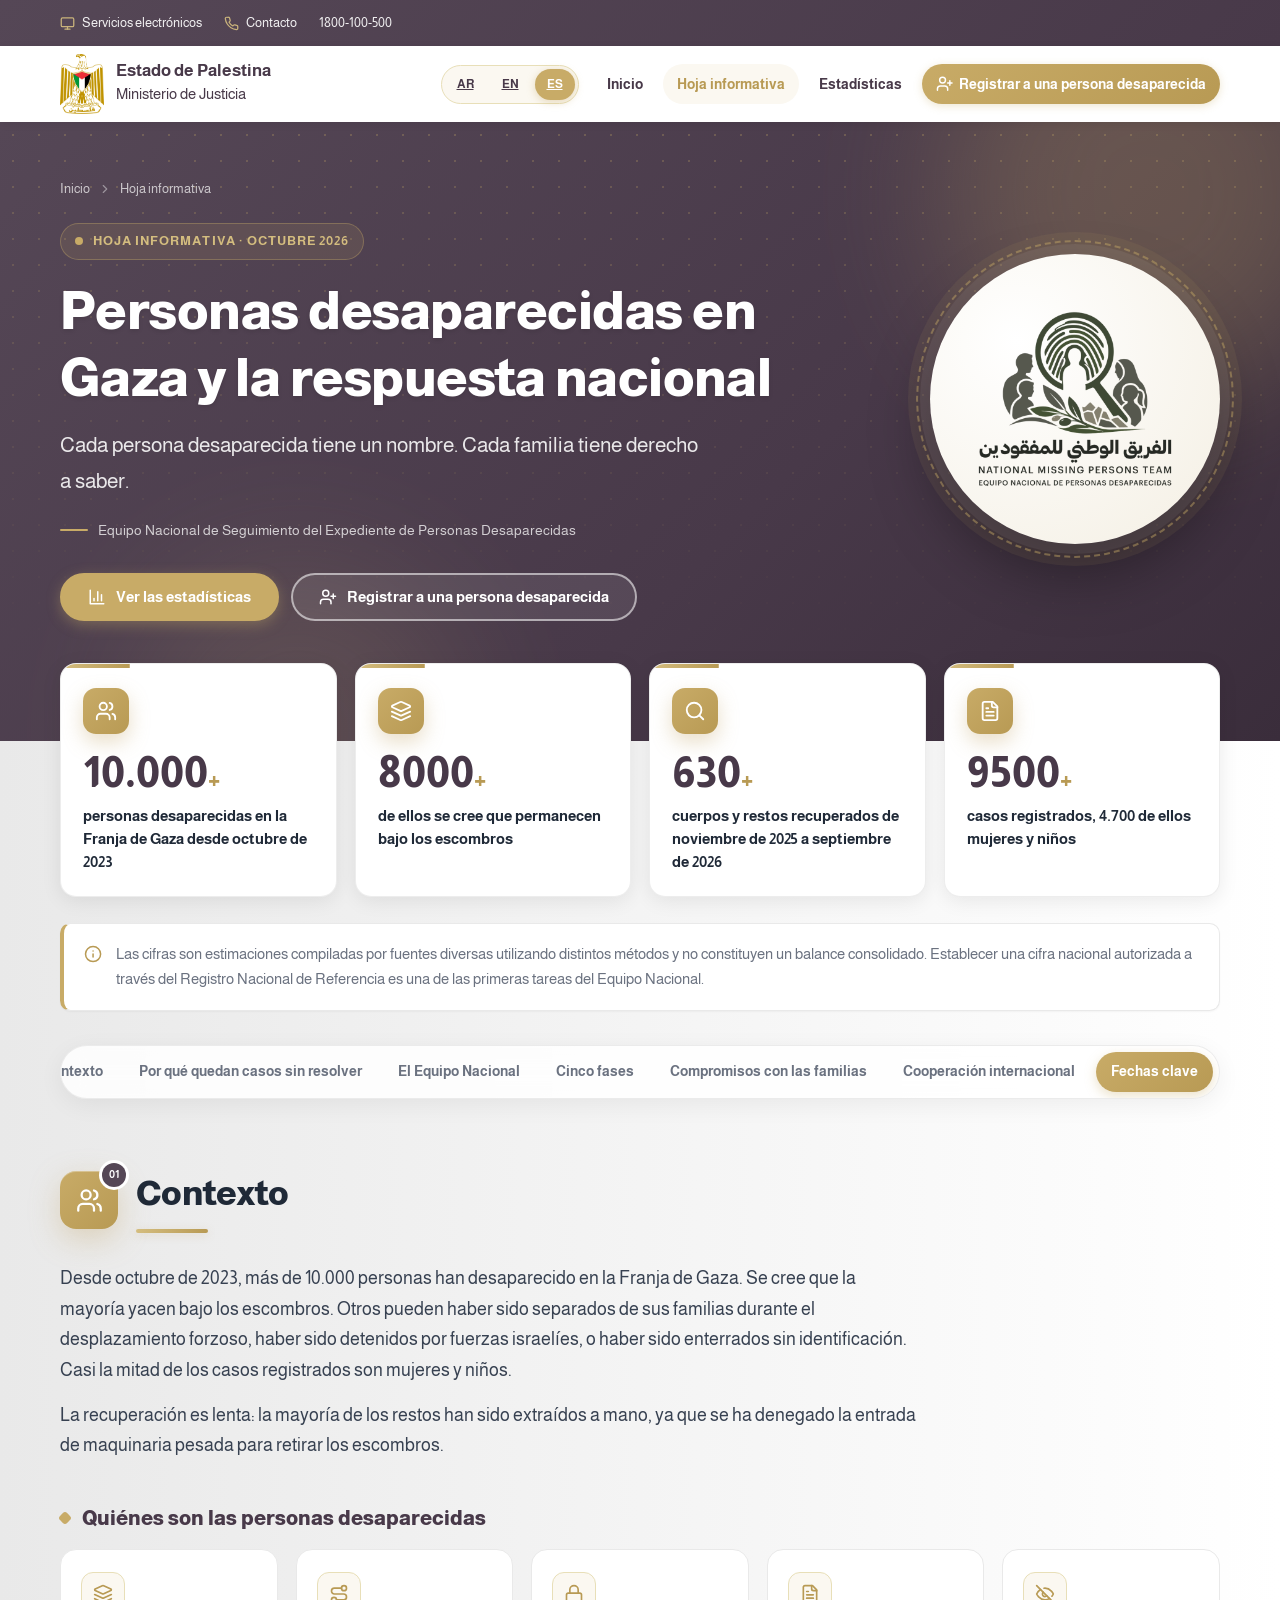
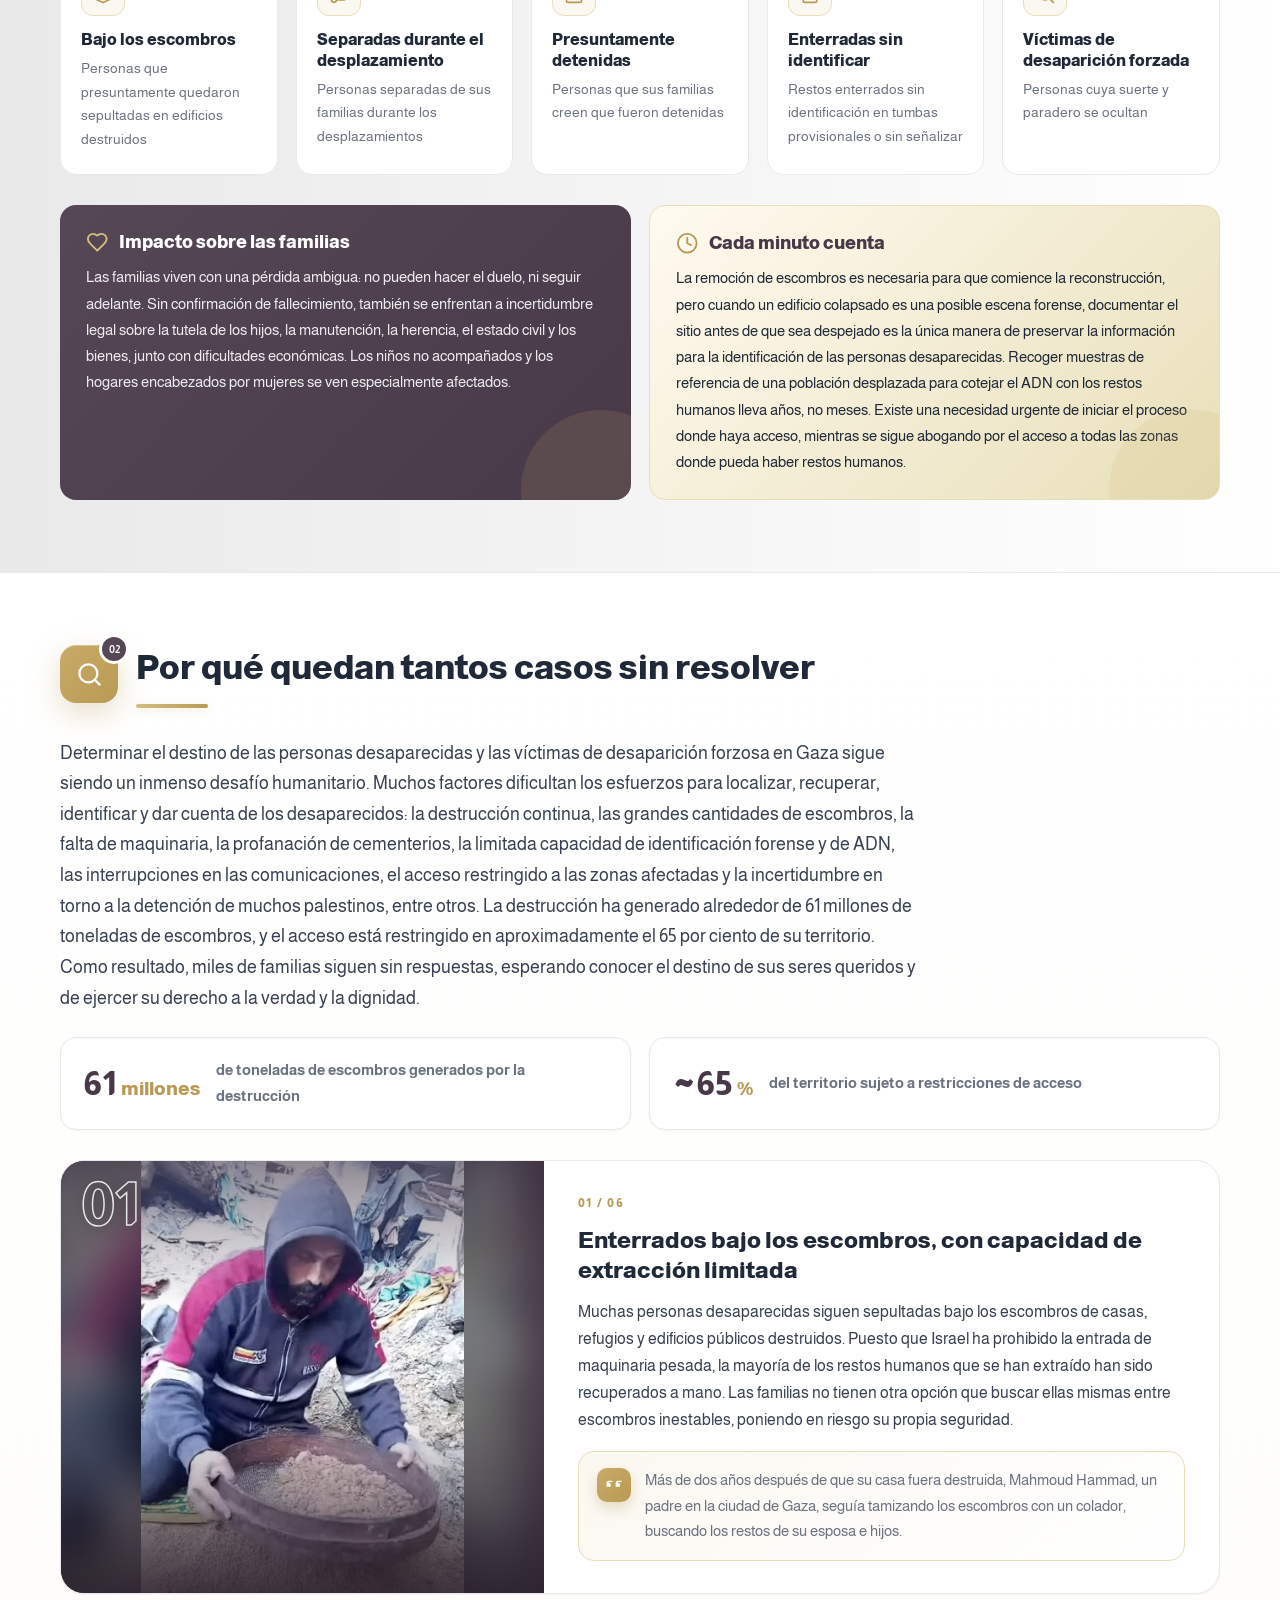
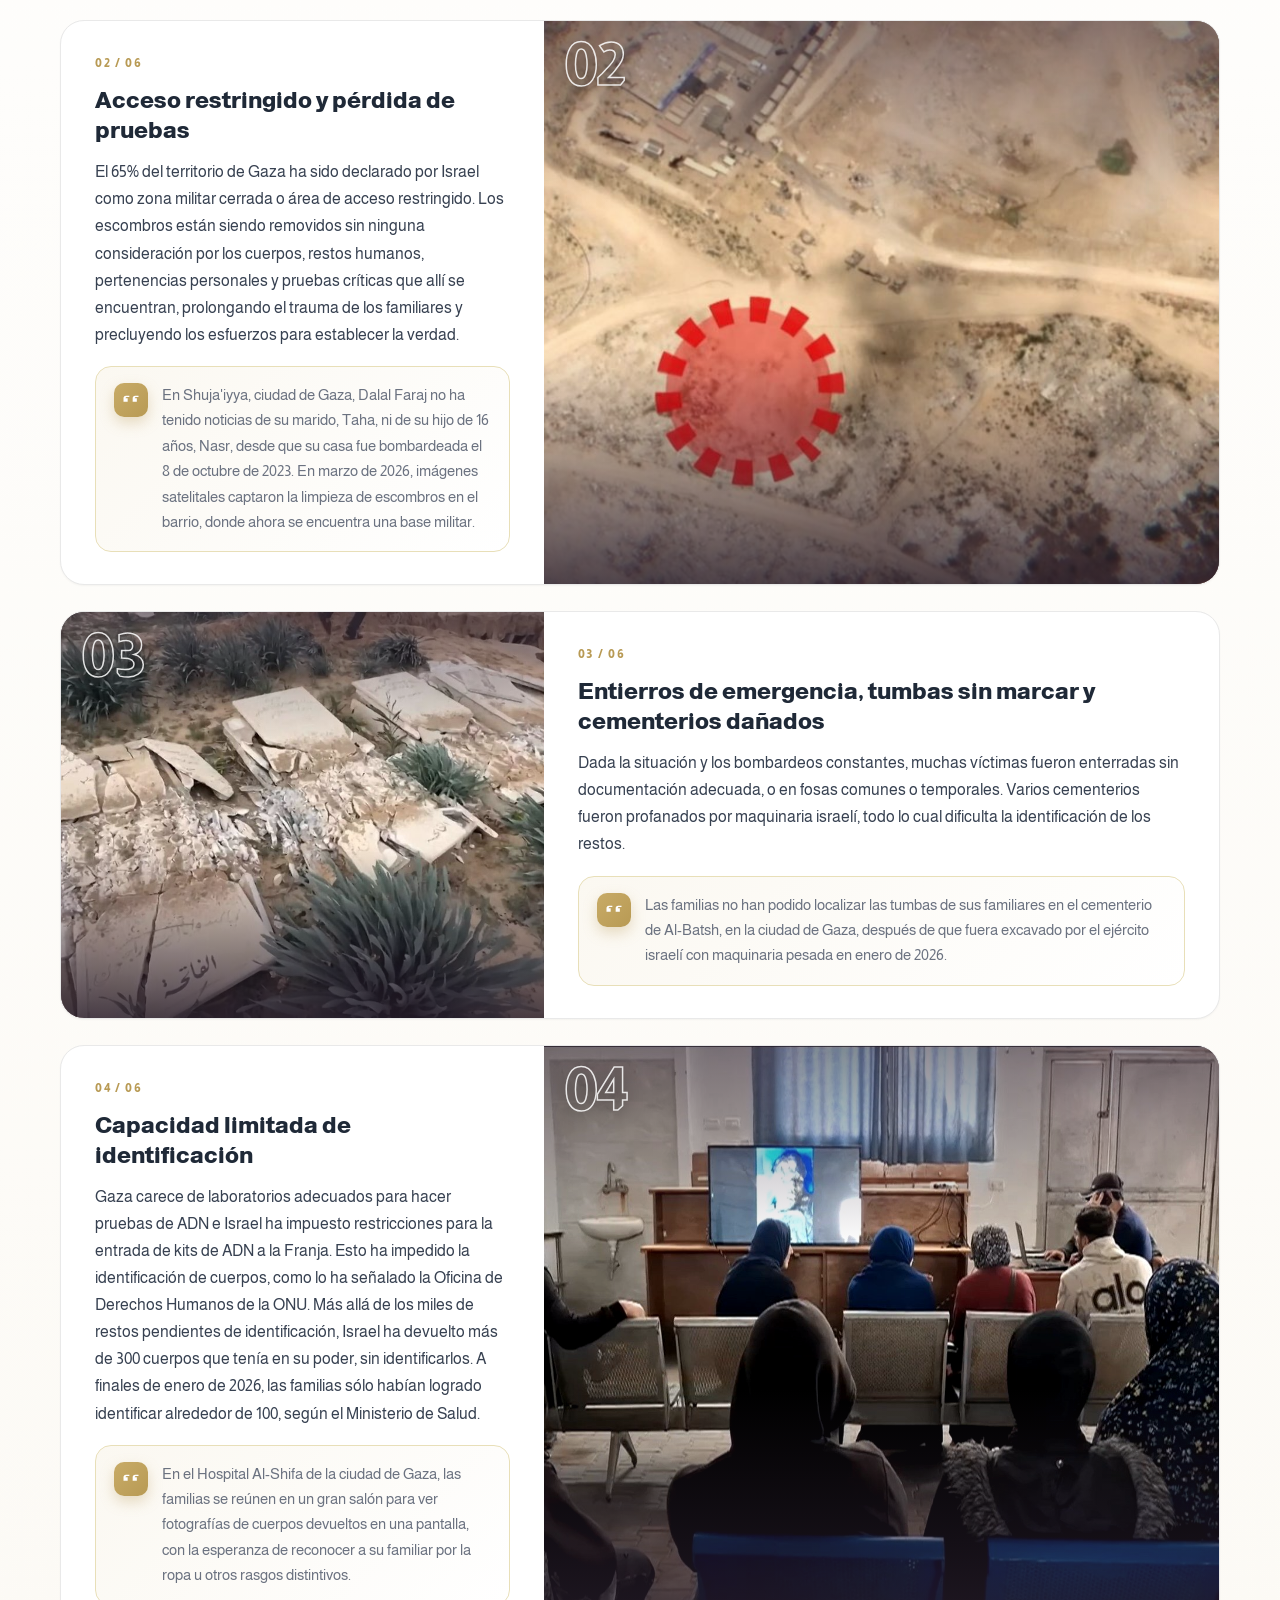
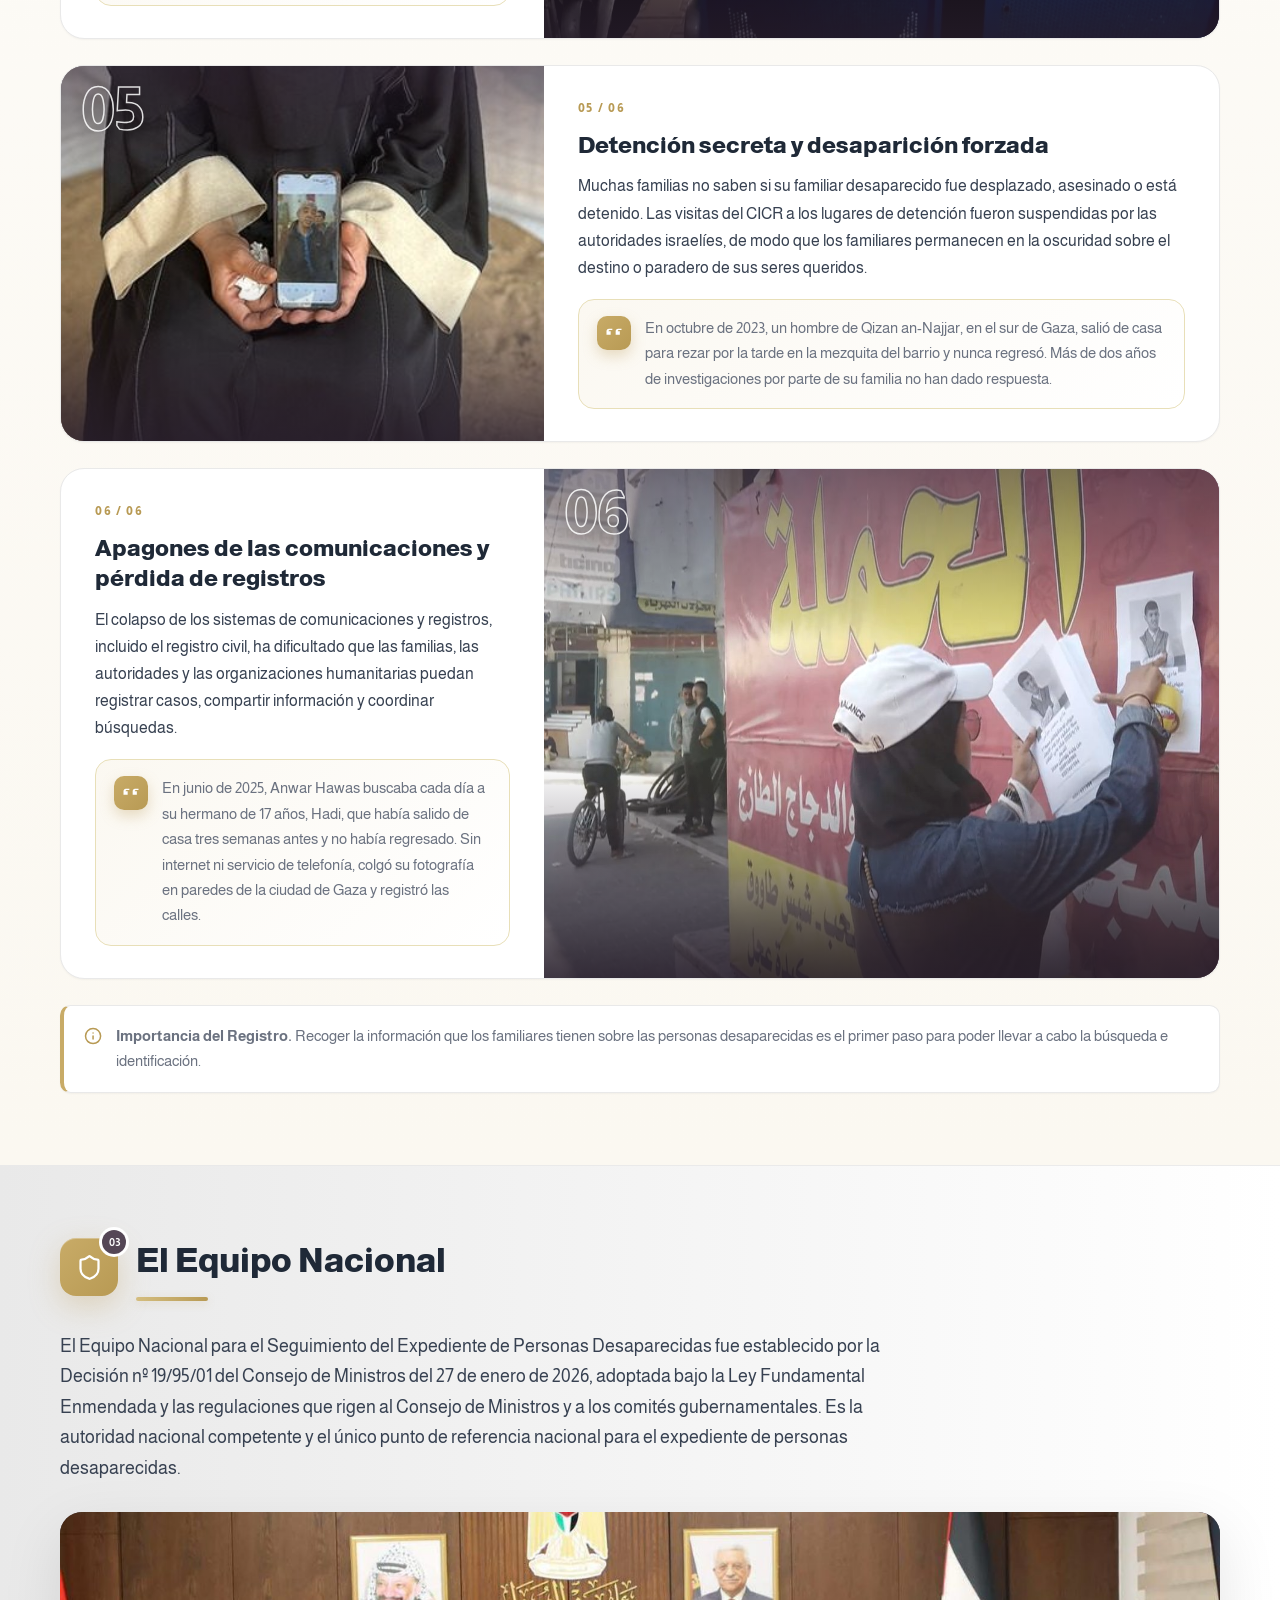
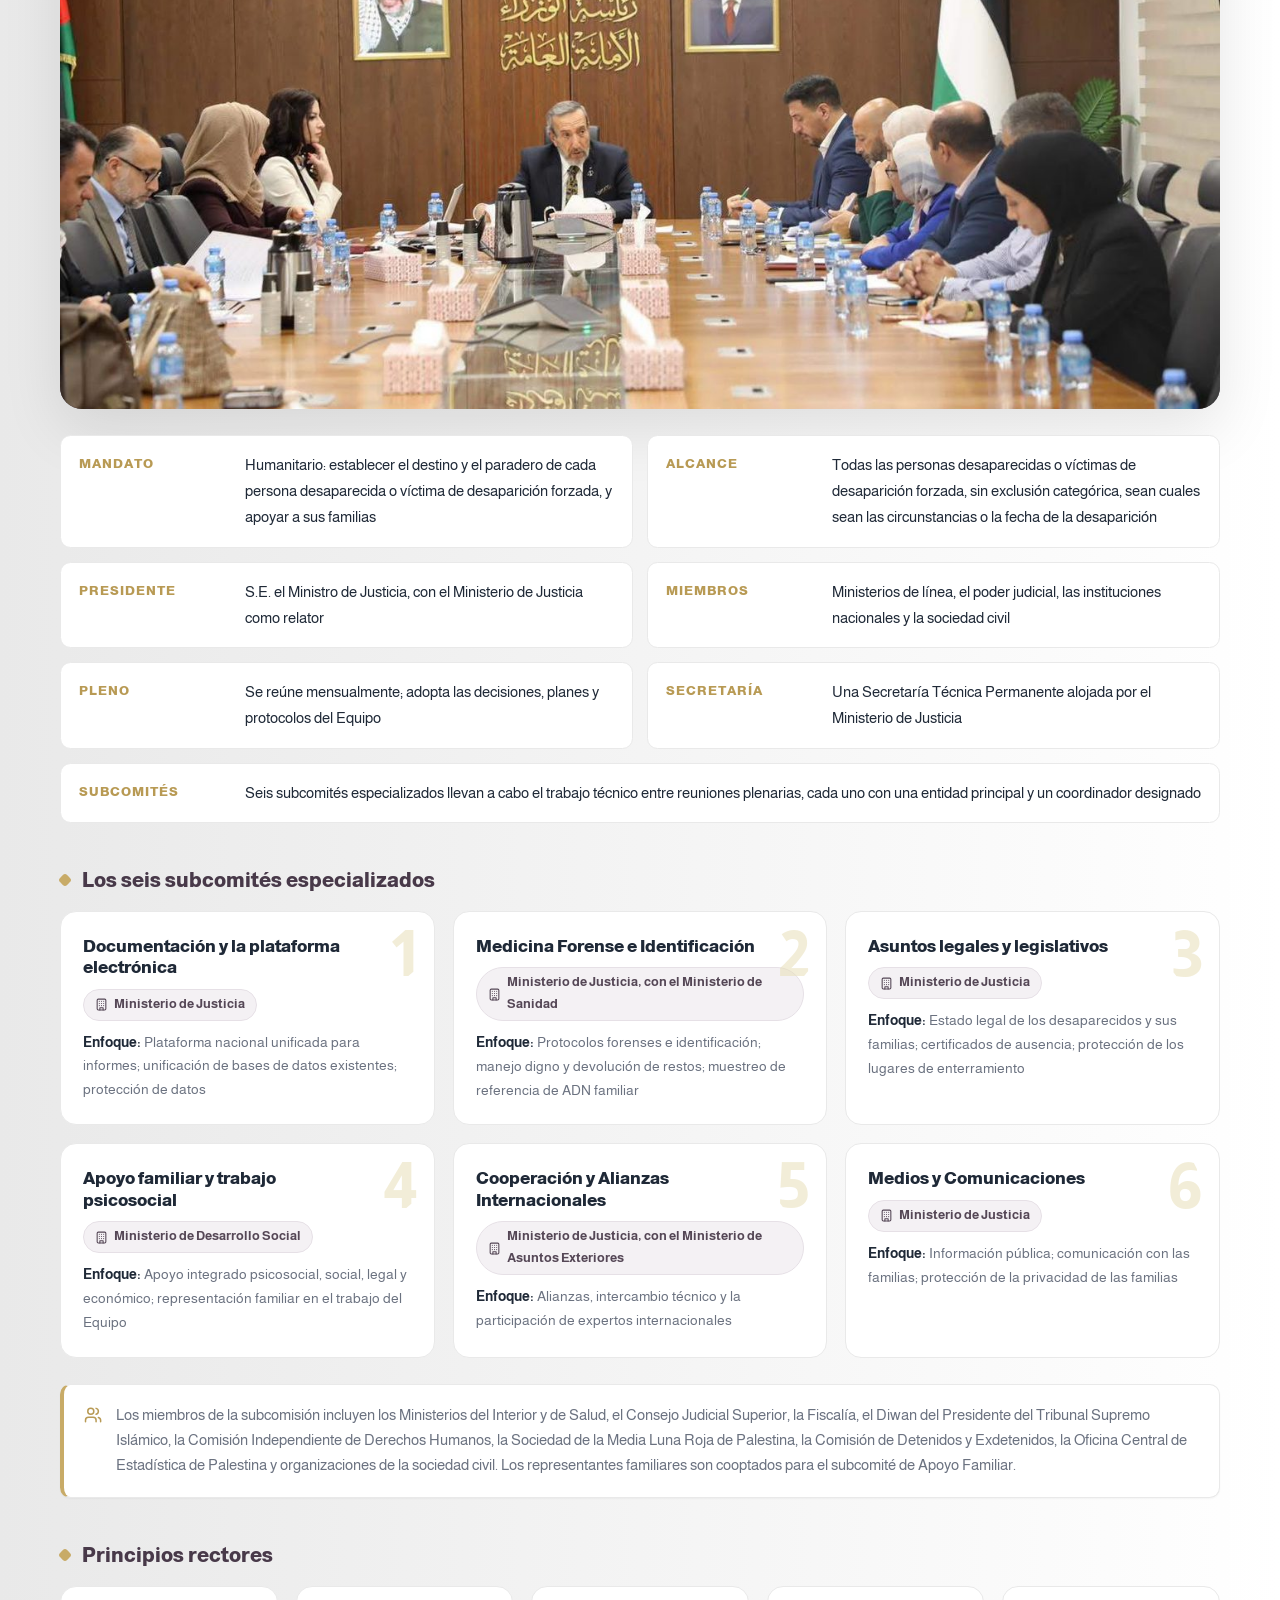
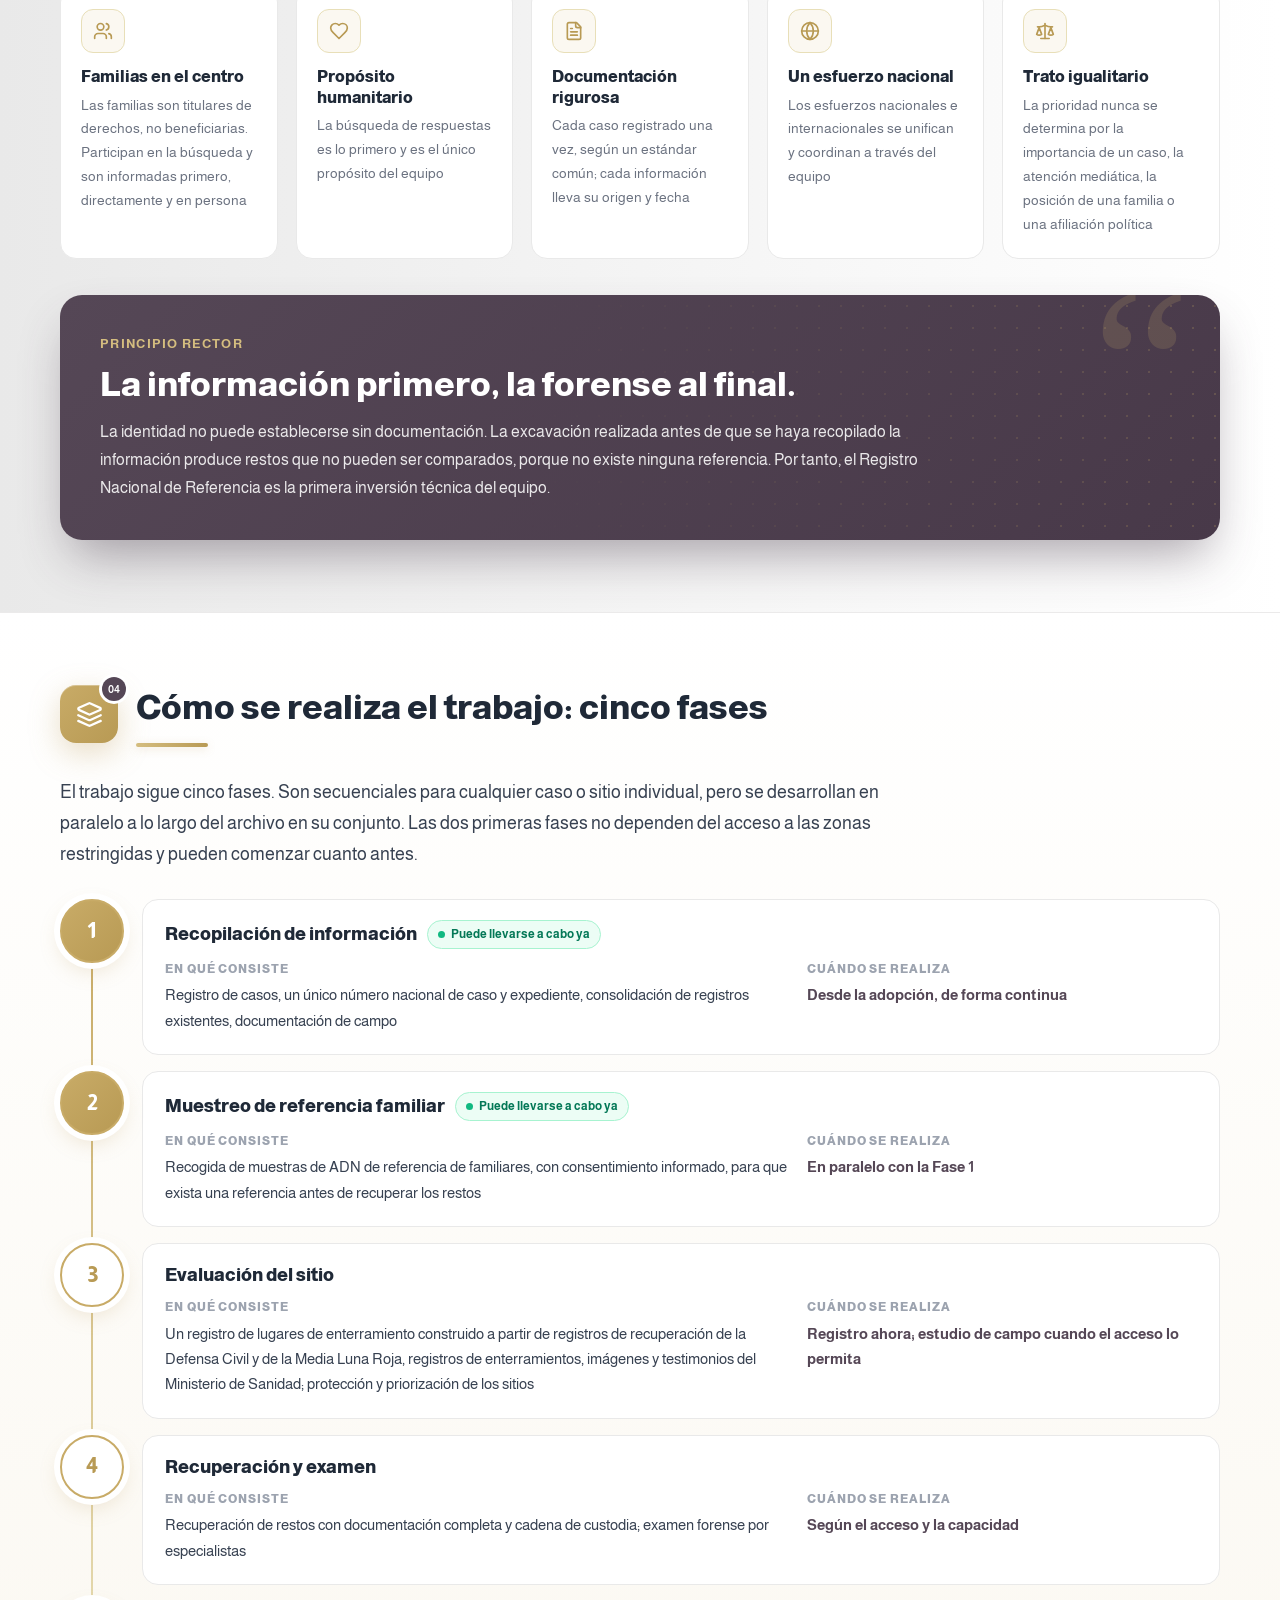
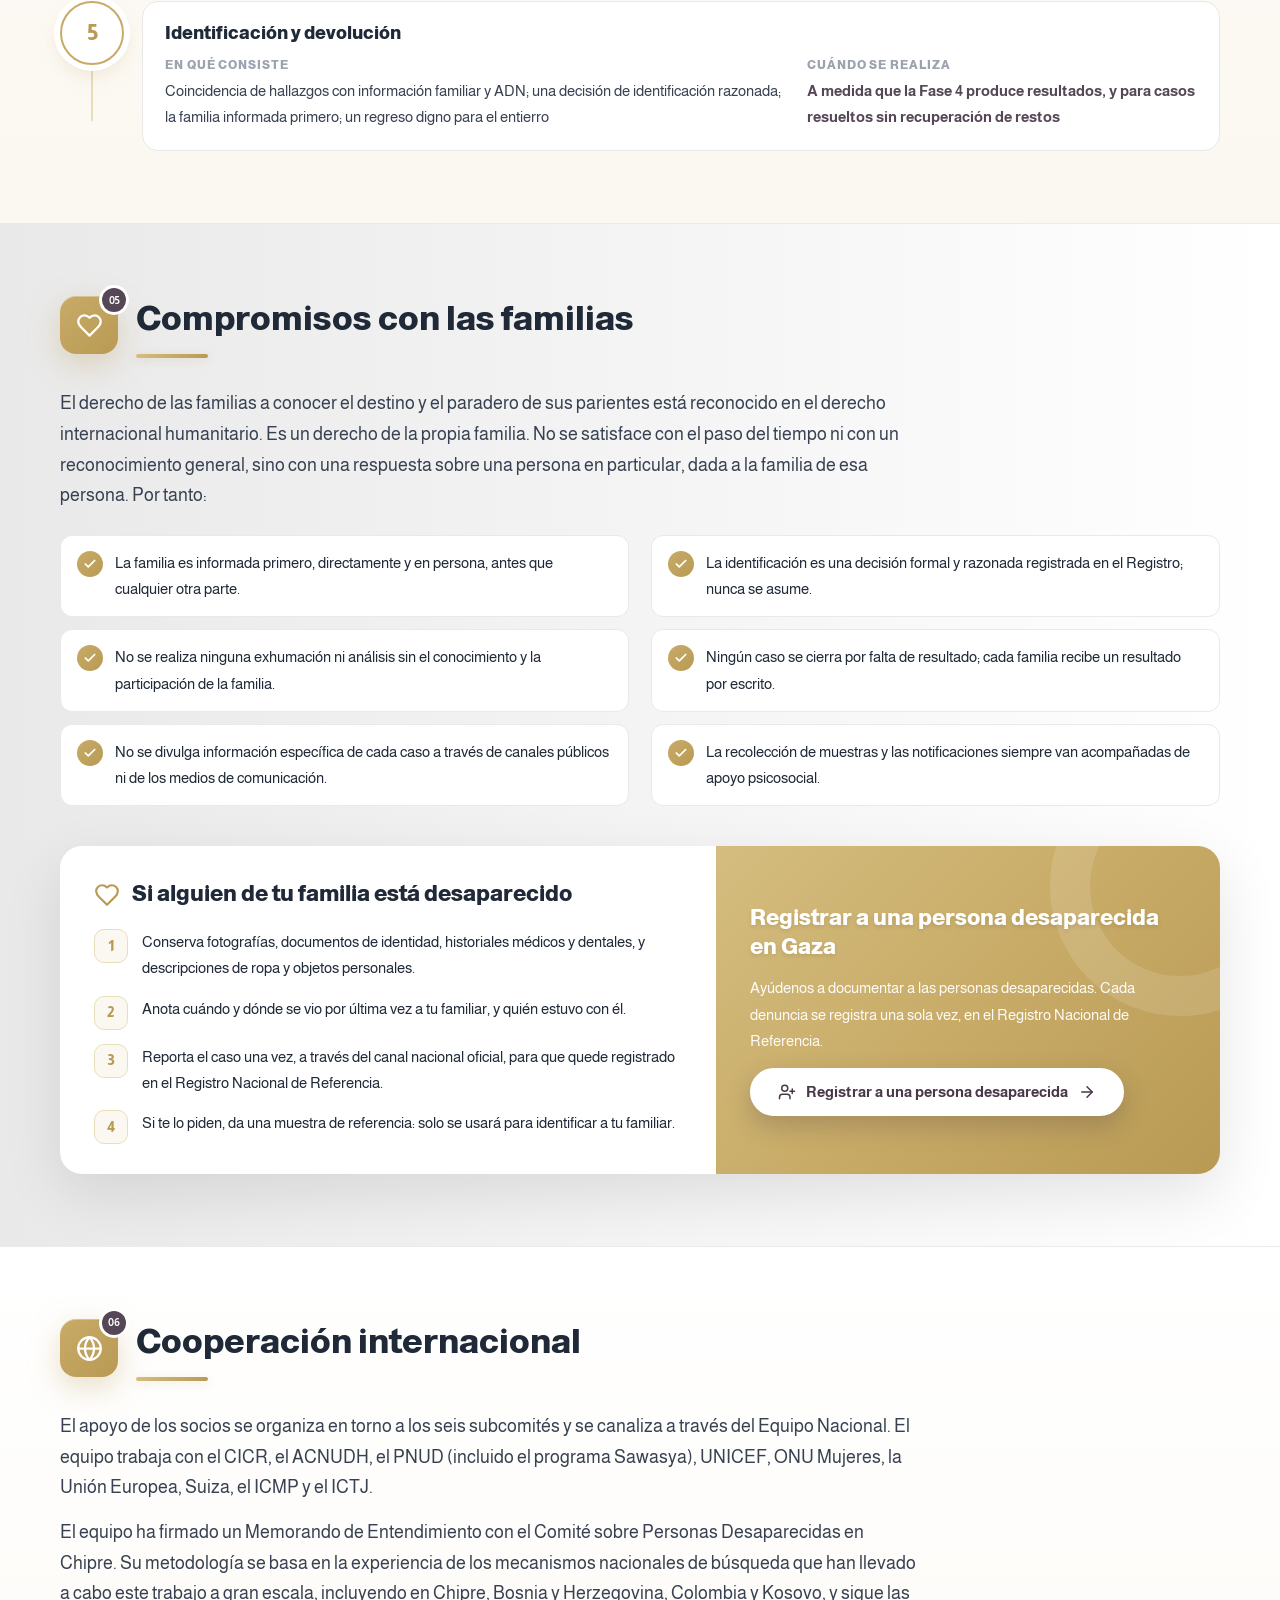
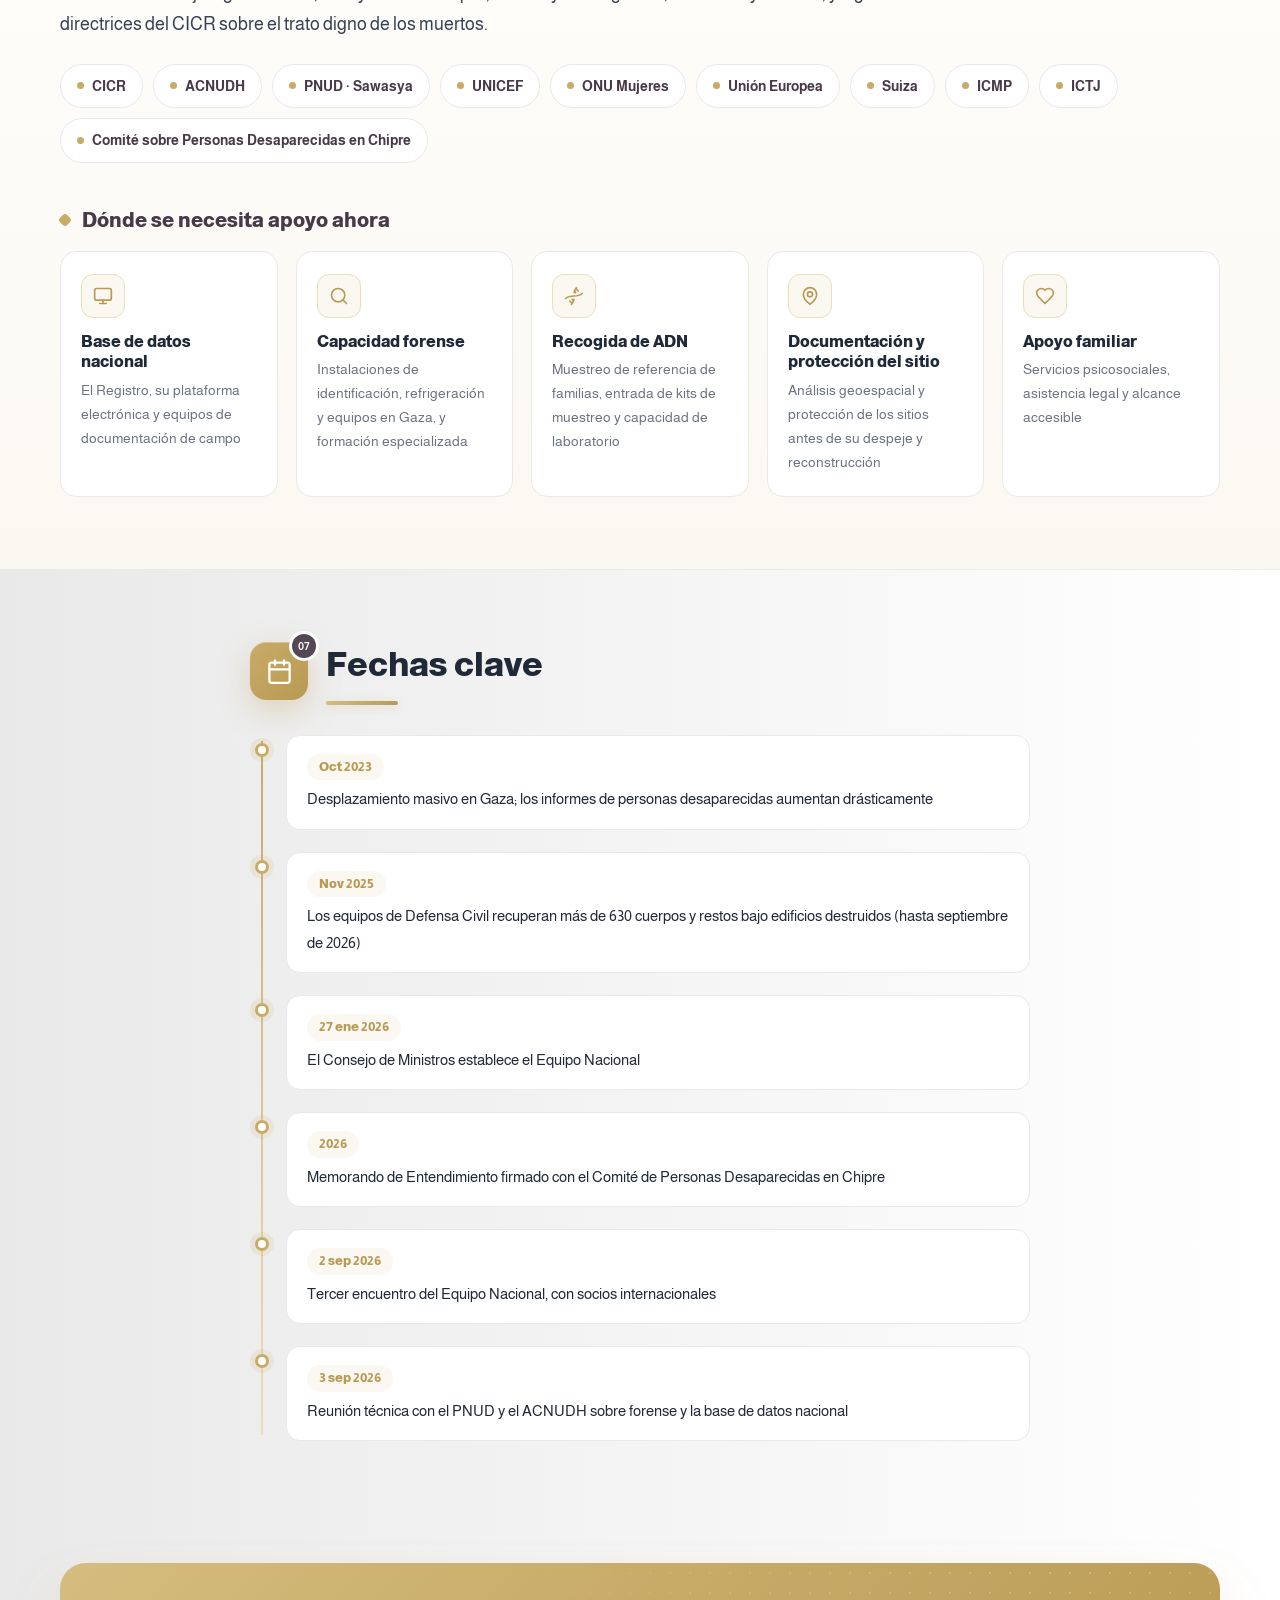
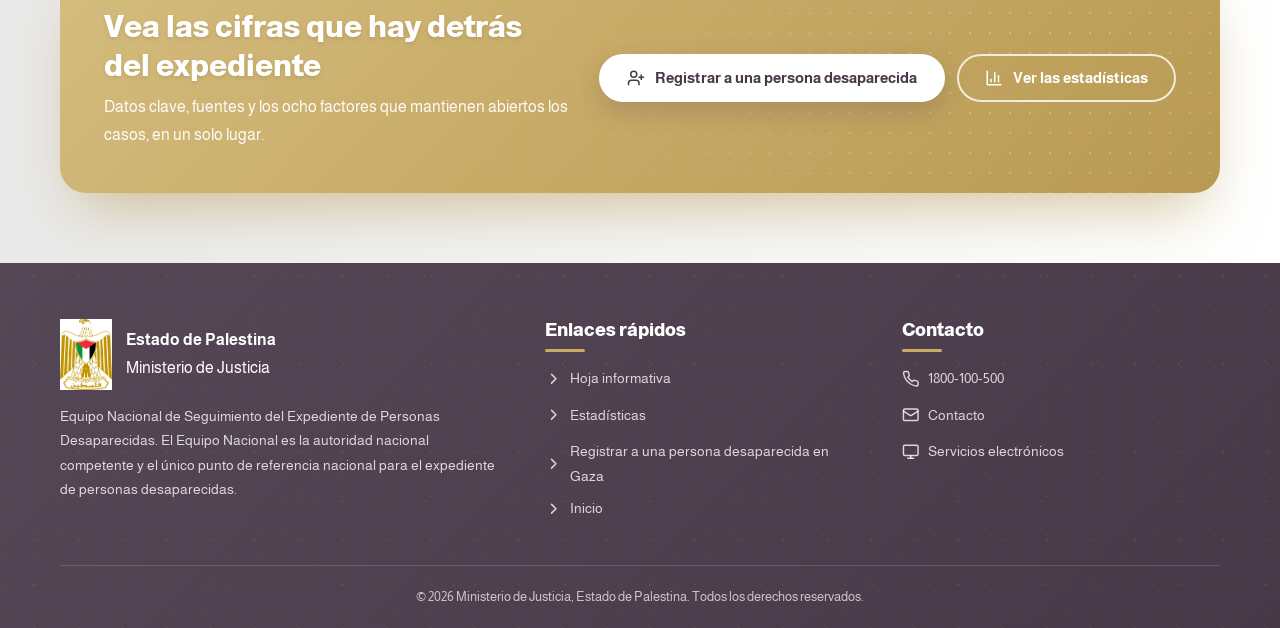
<file: es/national-team-missing-persons/index.html>
<!doctype html>
<html lang="es" dir="ltr">
<head>
<meta charset="utf-8">
<meta name="robots" content="noindex, nofollow">
<meta name="viewport" content="width=device-width, initial-scale=1">
<title>Personas desaparecidas en Gaza: hoja informativa | Ministerio de Justicia, Estado de Palestina</title>
<meta name="description" content="Hoja informativa sobre las personas desaparecidas en Gaza y la respuesta nacional dirigida por el Equipo Nacional de Seguimiento del Expediente de Personas Desaparecidas, Ministerio de Justicia, Estado de Palestina.">
<meta name="theme-color" content="#554756">
<meta property="og:title" content="Personas desaparecidas en Gaza: hoja informativa">
<meta property="og:description" content="Hoja informativa sobre las personas desaparecidas en Gaza y la respuesta nacional dirigida por el Equipo Nacional de Seguimiento del Expediente de Personas Desaparecidas, Ministerio de Justicia, Estado de Palestina.">
<meta property="og:image" content="../../assets/img/national-team-logo.png">
<link rel="canonical" href="https://moj.pna.ps/es/national-team-missing-persons">
<link rel="alternate" hreflang="ar" href="https://moj.pna.ps/national-team-missing-persons">
<link rel="alternate" hreflang="en" href="https://moj.pna.ps/en/national-team-missing-persons">
<link rel="alternate" hreflang="es" href="https://moj.pna.ps/es/national-team-missing-persons">
<link rel="alternate" hreflang="x-default" href="https://moj.pna.ps/national-team-missing-persons">
<link rel="icon" href="../../assets/img/coat-of-arms.png">
<!-- Almarai is already self-hosted on moj.pna.ps; this link is only for standalone use -->
<link rel="preconnect" href="https://fonts.googleapis.com">
<link rel="preconnect" href="https://fonts.gstatic.com" crossorigin>
<link rel="stylesheet" href="https://fonts.googleapis.com/css2?family=Almarai:wght@300;400;700;800&display=swap">
<link rel="stylesheet" href="../../assets/css/missing-persons.css">
<script src="../../assets/js/missing-persons.js" defer></script>
<style>html{scroll-behavior:smooth}body{margin:0;background:#fff}</style>
</head>
<body>
<div class="mp" lang="es" dir="ltr" data-locale="es-ES">
<div class="mp-progress" aria-hidden="true"><span></span></div>
<a class="mp-skip" href="#mp-content">Ir al contenido</a>
<!-- SHELL:START (standalone header; remove when the page is placed inside the site layout) -->
<div class="mp-topbar"><div class="mp-container">
  <div class="mp-topbar-links">
    <a href="https://eservices.moj.pna.ps" rel="noopener"><svg class="mp-icon" viewBox="0 0 24 24" aria-hidden="true" focusable="false"><rect width="20" height="14" x="2" y="3" rx="2"/><path d="M8 21h8"/><path d="M12 17v4"/></svg>Servicios electrónicos</a>
    <a href="https://moj.pna.ps/Contact-Us"><svg class="mp-icon" viewBox="0 0 24 24" aria-hidden="true" focusable="false"><path d="M22 16.92v3a2 2 0 0 1-2.18 2 19.79 19.79 0 0 1-8.63-3.07 19.5 19.5 0 0 1-6-6 19.79 19.79 0 0 1-3.07-8.67A2 2 0 0 1 4.11 2h3a2 2 0 0 1 2 1.72 12.84 12.84 0 0 0 .7 2.81 2 2 0 0 1-.45 2.11L8.09 9.91a16 16 0 0 0 6 6l1.27-1.27a2 2 0 0 1 2.11-.45 12.84 12.84 0 0 0 2.81.7A2 2 0 0 1 22 16.92z"/></svg>Contacto</a>
    <a href="tel:1800100500" dir="ltr">1800-100-500</a>
  </div>
</div></div>
<header class="mp-header"><div class="mp-container">
  <a class="mp-brand" href="https://moj.pna.ps/en"><img src="../../assets/img/coat-of-arms.png" alt="" width="44" height="60"><span><strong>Estado de Palestina</strong><span>Ministerio de Justicia</span></span></a>
  <div class="mp-header-end">
  <nav class="mp-lang" aria-label="Idioma"><a href="../../national-team-missing-persons/" hreflang="ar" lang="ar" title="العربية">AR</a><a href="../../en/national-team-missing-persons/" hreflang="en" lang="en" title="English">EN</a><a href="../../es/national-team-missing-persons/" hreflang="es" lang="es" aria-current="true" title="Español">ES</a></nav>
  <nav class="mp-nav" aria-label="Inicio">
    <a href="https://moj.pna.ps/en">Inicio</a>
    <a href="../national-team-missing-persons/" aria-current="page">Hoja informativa</a>
    <a href="../national-team-missing-persons-statistics/">Estadísticas</a>
    <a class="mp-nav-cta" href="https://moj.pna.ps/en/gaza-lost-people"><svg class="mp-icon" viewBox="0 0 24 24" aria-hidden="true" focusable="false"><path d="M16 21v-2a4 4 0 0 0-4-4H6a4 4 0 0 0-4 4v2"/><circle cx="9" cy="7" r="4"/><path d="M19 8v6"/><path d="M22 11h-6"/></svg><span>Registrar a una persona desaparecida</span></a>
  </nav>
  </div>
</div></header>
<!-- SHELL:END -->

<section class="mp-hero">
  <span class="mp-hero-glow g1"></span><span class="mp-hero-glow g2"></span>
  <div class="mp-container">
    <div class="mp-hero-text">
      <nav class="mp-crumbs" aria-label="breadcrumb"><a href="https://moj.pna.ps/en">Inicio</a><svg class="mp-icon mp-flip" viewBox="0 0 24 24" aria-hidden="true" focusable="false"><path d="m9 18 6-6-6-6"/></svg><span aria-current="page">Hoja informativa</span></nav>
      <span class="mp-eyebrow">Hoja informativa · Octubre 2026</span>
      <h1>Personas desaparecidas en Gaza y la respuesta nacional</h1>
      <p class="mp-hero-tag">Cada persona desaparecida tiene un nombre. Cada familia tiene derecho a saber.</p>
      <p class="mp-hero-team">Equipo Nacional de Seguimiento del Expediente de Personas Desaparecidas</p>
      <div class="mp-hero-actions"><a class="mp-btn" href="../national-team-missing-persons-statistics/"><svg class="mp-icon" viewBox="0 0 24 24" aria-hidden="true" focusable="false"><path d="M3 3v18h18"/><path d="M18 17V9"/><path d="M13 17V5"/><path d="M8 17v-3"/></svg>Ver las estadísticas</a><a class="mp-btn mp-btn-ghost" href="https://moj.pna.ps/en/gaza-lost-people"><svg class="mp-icon" viewBox="0 0 24 24" aria-hidden="true" focusable="false"><path d="M16 21v-2a4 4 0 0 0-4-4H6a4 4 0 0 0-4 4v2"/><circle cx="9" cy="7" r="4"/><path d="M19 8v6"/><path d="M22 11h-6"/></svg>Registrar a una persona desaparecida</a></div>
      
    </div>
    <div class="mp-hero-logo-wrap"><div class="mp-hero-logo"><picture><source srcset="../../assets/img/national-team-logo.webp" type="image/webp"><img src="../../assets/img/national-team-logo.png" alt="Equipo Nacional de Seguimiento del Expediente de Personas Desaparecidas" width="560" height="560"></picture></div></div>
  </div>
</section>
<div class="mp-container">
  <div class="mp-kpis"><article class="mp-kpi" data-reveal style="--i:0"><div class="mp-kpi-icon"><svg class="mp-icon" viewBox="0 0 24 24" aria-hidden="true" focusable="false"><path d="M16 21v-2a4 4 0 0 0-4-4H6a4 4 0 0 0-4 4v2"/><circle cx="9" cy="7" r="4"/><path d="M22 21v-2a4 4 0 0 0-3-3.87"/><path d="M16 3.13a4 4 0 0 1 0 7.75"/></svg></div><span class="mp-num" data-count="10000" data-prefix="" data-suffix="+">10.000<small>+</small></span><p class="mp-kpi-label">personas desaparecidas en la Franja de Gaza desde octubre de 2023</p></article><article class="mp-kpi" data-reveal style="--i:1"><div class="mp-kpi-icon"><svg class="mp-icon" viewBox="0 0 24 24" aria-hidden="true" focusable="false"><path d="m12.83 2.18a2 2 0 0 0-1.66 0L2.6 6.08a1 1 0 0 0 0 1.83l8.58 3.91a2 2 0 0 0 1.66 0l8.58-3.9a1 1 0 0 0 0-1.83Z"/><path d="m22 17.65-9.17 4.16a2 2 0 0 1-1.66 0L2 17.65"/><path d="m22 12.65-9.17 4.16a2 2 0 0 1-1.66 0L2 12.65"/></svg></div><span class="mp-num" data-count="8000" data-prefix="" data-suffix="+">8000<small>+</small></span><p class="mp-kpi-label">de ellos se cree que permanecen bajo los escombros</p></article><article class="mp-kpi" data-reveal style="--i:2"><div class="mp-kpi-icon"><svg class="mp-icon" viewBox="0 0 24 24" aria-hidden="true" focusable="false"><circle cx="11" cy="11" r="8"/><path d="m21 21-4.3-4.3"/></svg></div><span class="mp-num" data-count="630" data-prefix="" data-suffix="+">630<small>+</small></span><p class="mp-kpi-label">cuerpos y restos recuperados de noviembre de 2025 a septiembre de 2026</p></article><article class="mp-kpi" data-reveal style="--i:3"><div class="mp-kpi-icon"><svg class="mp-icon" viewBox="0 0 24 24" aria-hidden="true" focusable="false"><path d="M15 2H6a2 2 0 0 0-2 2v16a2 2 0 0 0 2 2h12a2 2 0 0 0 2-2V7Z"/><path d="M14 2v4a2 2 0 0 0 2 2h4"/><path d="M16 13H8"/><path d="M16 17H8"/><path d="M10 9H8"/></svg></div><span class="mp-num" data-count="9500" data-prefix="" data-suffix="+">9500<small>+</small></span><p class="mp-kpi-label">casos registrados, 4.700 de ellos mujeres y niños</p></article></div>
  <p class="mp-note" data-reveal><svg class="mp-icon" viewBox="0 0 24 24" aria-hidden="true" focusable="false"><circle cx="12" cy="12" r="10"/><path d="M12 16v-4"/><path d="M12 8h.01"/></svg><span>Las cifras son estimaciones compiladas por fuentes diversas utilizando distintos métodos y no constituyen un balance consolidado. Establecer una cifra nacional autorizada a través del Registro Nacional de Referencia es una de las primeras tareas del Equipo Nacional.</span></p>
</div>
<nav class="mp-toc" aria-label="En esta página"><div class="mp-container"><div class="mp-toc-inner"><span class="mp-toc-label">En esta página</span><a href="#situation">Contexto</a><a href="#unresolved">Por qué quedan casos sin resolver</a><a href="#national-team">El Equipo Nacional</a><a href="#phases">Cinco fases</a><a href="#families">Compromisos con las familias</a><a href="#cooperation">Cooperación internacional</a><a href="#key-dates">Fechas clave</a></div></div></nav>
<main id="mp-content" class="mp-main">
<section id="situation" class="mp-section"><div class="mp-container">
  <div class="mp-head" data-reveal><div class="mp-head-icon"><svg class="mp-icon" viewBox="0 0 24 24" aria-hidden="true" focusable="false"><path d="M16 21v-2a4 4 0 0 0-4-4H6a4 4 0 0 0-4 4v2"/><circle cx="9" cy="7" r="4"/><path d="M22 21v-2a4 4 0 0 0-3-3.87"/><path d="M16 3.13a4 4 0 0 1 0 7.75"/></svg><b>01</b></div><div><h2>Contexto</h2><span class="mp-divider"></span></div></div>
  <p class="mp-lead" data-reveal>Desde octubre de 2023, más de 10.000 personas han desaparecido en la Franja de Gaza. Se cree que la mayoría yacen bajo los escombros. Otros pueden haber sido separados de sus familias durante el desplazamiento forzoso, haber sido detenidos por fuerzas israelíes, o haber sido enterrados sin identificación. Casi la mitad de los casos registrados son mujeres y niños.</p><p class="mp-lead" data-reveal>La recuperación es lenta: la mayoría de los restos han sido extraídos a mano, ya que se ha denegado la entrada de maquinaria pesada para retirar los escombros.</p>
  <h3 class="mp-h3" data-reveal>Quiénes son las personas desaparecidas</h3>
  <div class="mp-grid mp-g5"><div class="mp-tile" data-reveal style="--i:0"><div class="mp-tile-icon"><svg class="mp-icon" viewBox="0 0 24 24" aria-hidden="true" focusable="false"><path d="m12.83 2.18a2 2 0 0 0-1.66 0L2.6 6.08a1 1 0 0 0 0 1.83l8.58 3.91a2 2 0 0 0 1.66 0l8.58-3.9a1 1 0 0 0 0-1.83Z"/><path d="m22 17.65-9.17 4.16a2 2 0 0 1-1.66 0L2 17.65"/><path d="m22 12.65-9.17 4.16a2 2 0 0 1-1.66 0L2 12.65"/></svg></div><h4>Bajo los escombros</h4><p>Personas que presuntamente quedaron sepultadas en edificios destruidos</p></div><div class="mp-tile" data-reveal style="--i:1"><div class="mp-tile-icon"><svg class="mp-icon" viewBox="0 0 24 24" aria-hidden="true" focusable="false"><circle cx="6" cy="19" r="3"/><path d="M9 19h8.5a3.5 3.5 0 0 0 0-7h-11a3.5 3.5 0 0 1 0-7H15"/><circle cx="18" cy="5" r="3"/></svg></div><h4>Separadas durante el desplazamiento</h4><p>Personas separadas de sus familias durante los desplazamientos</p></div><div class="mp-tile" data-reveal style="--i:2"><div class="mp-tile-icon"><svg class="mp-icon" viewBox="0 0 24 24" aria-hidden="true" focusable="false"><rect width="18" height="11" x="3" y="11" rx="2"/><path d="M7 11V7a5 5 0 0 1 10 0v4"/></svg></div><h4>Presuntamente detenidas</h4><p>Personas que sus familias creen que fueron detenidas</p></div><div class="mp-tile" data-reveal style="--i:3"><div class="mp-tile-icon"><svg class="mp-icon" viewBox="0 0 24 24" aria-hidden="true" focusable="false"><path d="M15 2H6a2 2 0 0 0-2 2v16a2 2 0 0 0 2 2h12a2 2 0 0 0 2-2V7Z"/><path d="M14 2v4a2 2 0 0 0 2 2h4"/><path d="M16 13H8"/><path d="M16 17H8"/><path d="M10 9H8"/></svg></div><h4>Enterradas sin identificar</h4><p>Restos enterrados sin identificación en tumbas provisionales o sin señalizar</p></div><div class="mp-tile" data-reveal style="--i:4"><div class="mp-tile-icon"><svg class="mp-icon" viewBox="0 0 24 24" aria-hidden="true" focusable="false"><path d="M9.88 9.88a3 3 0 1 0 4.24 4.24"/><path d="M10.73 5.08A10.43 10.43 0 0 1 12 5c7 0 10 7 10 7a13.16 13.16 0 0 1-1.67 2.68"/><path d="M6.61 6.61A13.53 13.53 0 0 0 2 12s3 7 10 7a9.74 9.74 0 0 0 5.39-1.61"/><path d="m2 2 20 20"/></svg></div><h4>Víctimas de desaparición forzada</h4><p>Personas cuya suerte y paradero se ocultan</p></div></div>
  <div class="mp-callouts">
    <div class="mp-callout mp-callout-plum" data-reveal><h3><svg class="mp-icon" viewBox="0 0 24 24" aria-hidden="true" focusable="false"><path d="M19 14c1.49-1.46 3-3.21 3-5.5A5.5 5.5 0 0 0 16.5 3c-1.76 0-3 .5-4.5 2-1.5-1.5-2.74-2-4.5-2A5.5 5.5 0 0 0 2 8.5c0 2.3 1.5 4.05 3 5.5l7 7Z"/></svg>Impacto sobre las familias</h3><p>Las familias viven con una pérdida ambigua: no pueden hacer el duelo, ni seguir adelante. Sin confirmación de fallecimiento, también se enfrentan a incertidumbre legal sobre la tutela de los hijos, la manutención, la herencia, el estado civil y los bienes, junto con dificultades económicas. Los niños no acompañados y los hogares encabezados por mujeres se ven especialmente afectados.</p></div>
    <div class="mp-callout mp-callout-gold" data-reveal style="--i:1"><h3><svg class="mp-icon" viewBox="0 0 24 24" aria-hidden="true" focusable="false"><circle cx="12" cy="12" r="10"/><path d="M12 6v6l4 2"/></svg>Cada minuto cuenta</h3><p>La remoción de escombros es necesaria para que comience la reconstrucción, pero cuando un edificio colapsado es una posible escena forense, documentar el sitio antes de que sea despejado es la única manera de preservar la información para la identificación de las personas desaparecidas. Recoger muestras de referencia de una población desplazada para cotejar el ADN con los restos humanos lleva años, no meses. Existe una necesidad urgente de iniciar el proceso donde haya acceso, mientras se sigue abogando por el acceso a todas las zonas donde pueda haber restos humanos.</p></div>
  </div>
</div></section>

<section id="unresolved" class="mp-section mp-section-alt"><div class="mp-container">
  <div class="mp-head" data-reveal><div class="mp-head-icon"><svg class="mp-icon" viewBox="0 0 24 24" aria-hidden="true" focusable="false"><circle cx="11" cy="11" r="8"/><path d="m21 21-4.3-4.3"/></svg><b>02</b></div><div><h2>Por qué quedan tantos casos sin resolver</h2><span class="mp-divider"></span></div></div>
  <p class="mp-lead" data-reveal>Determinar el destino de las personas desaparecidas y las víctimas de desaparición forzosa en Gaza sigue siendo un inmenso desafío humanitario. Muchos factores dificultan los esfuerzos para localizar, recuperar, identificar y dar cuenta de los desaparecidos: la destrucción continua, las grandes cantidades de escombros, la falta de maquinaria, la profanación de cementerios, la limitada capacidad de identificación forense y de ADN, las interrupciones en las comunicaciones, el acceso restringido a las zonas afectadas y la incertidumbre en torno a la detención de muchos palestinos, entre otros. La destrucción ha generado alrededor de 61 millones de toneladas de escombros, y el acceso está restringido en aproximadamente el 65 por ciento de su territorio. Como resultado, miles de familias siguen sin respuestas, esperando conocer el destino de sus seres queridos y de ejercer su derecho a la verdad y la dignidad.</p>
  <div class="mp-grid mp-g2" style="margin-top:24px"><div class="mp-mini" data-reveal style="--i:0"><span class="mp-num" data-count="61" data-prefix="" data-suffix=" millones">61<small> millones</small></span><p>de toneladas de escombros generados por la destrucción</p></div><div class="mp-mini" data-reveal style="--i:1"><span class="mp-num" data-count="65" data-prefix="~" data-suffix=" %">~65<small> %</small></span><p>del territorio sujeto a restricciones de acceso</p></div></div>
  <div class="mp-factors"><article class="mp-fcard" data-reveal><figure class="mp-fcard-media"><img class="mp-fcard-bg" src="../../assets/img/fact/fact-1.jpg" alt="" aria-hidden="true" loading="lazy" decoding="async"><img src="../../assets/img/fact/fact-1.jpg" alt="Enterrados bajo los escombros, con capacidad de extracción limitada" class="mp-contain" width="383" height="513" loading="lazy" decoding="async" style="object-position:50% 50%"><span class="mp-fcard-n" aria-hidden="true">01</span></figure><div class="mp-fcard-body"><span class="mp-fcard-k">01 / 06</span><h3>Enterrados bajo los escombros, con capacidad de extracción limitada</h3><p>Muchas personas desaparecidas siguen sepultadas bajo los escombros de casas, refugios y edificios públicos destruidos. Puesto que Israel ha prohibido la entrada de maquinaria pesada, la mayoría de los restos humanos que se han extraído han sido recuperados a mano. Las familias no tienen otra opción que buscar ellas mismas entre escombros inestables, poniendo en riesgo su propia seguridad.</p><blockquote class="mp-example"><svg class="mp-quote" viewBox="0 0 24 24" aria-hidden="true"><path d="M10 7H6a3 3 0 0 0-3 3v4h5v-4H5.5A1.5 1.5 0 0 1 7 8.5h3zm11 0h-4a3 3 0 0 0-3 3v4h5v-4h-2.5A1.5 1.5 0 0 1 18 8.5h3z"/></svg><span>Más de dos años después de que su casa fuera destruida, Mahmoud Hammad, un padre en la ciudad de Gaza, seguía tamizando los escombros con un colador, buscando los restos de su esposa e hijos.</span></blockquote></div></article><article class="mp-fcard" data-reveal><figure class="mp-fcard-media"><img src="../../assets/img/fact/fact-2.jpg" alt="Acceso restringido y pérdida de pruebas" width="1400" height="623" loading="lazy" decoding="async" style="object-position:50% 50%"><span class="mp-fcard-n" aria-hidden="true">02</span></figure><div class="mp-fcard-body"><span class="mp-fcard-k">02 / 06</span><h3>Acceso restringido y pérdida de pruebas</h3><p>El 65% del territorio de Gaza ha sido declarado por Israel como zona militar cerrada o área de acceso restringido. Los escombros están siendo removidos sin ninguna consideración por los cuerpos, restos humanos, pertenencias personales y pruebas críticas que allí se encuentran, prolongando el trauma de los familiares y precluyendo los esfuerzos para establecer la verdad.</p><blockquote class="mp-example"><svg class="mp-quote" viewBox="0 0 24 24" aria-hidden="true"><path d="M10 7H6a3 3 0 0 0-3 3v4h5v-4H5.5A1.5 1.5 0 0 1 7 8.5h3zm11 0h-4a3 3 0 0 0-3 3v4h5v-4h-2.5A1.5 1.5 0 0 1 18 8.5h3z"/></svg><span>En Shuja'iyya, ciudad de Gaza, Dalal Faraj no ha tenido noticias de su marido, Taha, ni de su hijo de 16 años, Nasr, desde que su casa fue bombardeada el 8 de octubre de 2023. En marzo de 2026, imágenes satelitales captaron la limpieza de escombros en el barrio, donde ahora se encuentra una base militar.</span></blockquote></div></article><article class="mp-fcard" data-reveal><figure class="mp-fcard-media"><img src="../../assets/img/fact/fact-3.jpg" alt="Entierros de emergencia, tumbas sin marcar y cementerios dañados" width="1400" height="788" loading="lazy" decoding="async" style="object-position:50% 50%"><span class="mp-fcard-n" aria-hidden="true">03</span></figure><div class="mp-fcard-body"><span class="mp-fcard-k">03 / 06</span><h3>Entierros de emergencia, tumbas sin marcar y cementerios dañados</h3><p>Dada la situación y los bombardeos constantes, muchas víctimas fueron enterradas sin documentación adecuada, o en fosas comunes o temporales. Varios cementerios fueron profanados por maquinaria israelí, todo lo cual dificulta la identificación de los restos.</p><blockquote class="mp-example"><svg class="mp-quote" viewBox="0 0 24 24" aria-hidden="true"><path d="M10 7H6a3 3 0 0 0-3 3v4h5v-4H5.5A1.5 1.5 0 0 1 7 8.5h3zm11 0h-4a3 3 0 0 0-3 3v4h5v-4h-2.5A1.5 1.5 0 0 1 18 8.5h3z"/></svg><span>Las familias no han podido localizar las tumbas de sus familiares en el cementerio de Al-Batsh, en la ciudad de Gaza, después de que fuera excavado por el ejército israelí con maquinaria pesada en enero de 2026.</span></blockquote></div></article><article class="mp-fcard" data-reveal><figure class="mp-fcard-media"><img src="../../assets/img/fact/fact-4.jpg" alt="Capacidad limitada de identificación" width="1357" height="1011" loading="lazy" decoding="async" style="object-position:50% 45%"><span class="mp-fcard-n" aria-hidden="true">04</span></figure><div class="mp-fcard-body"><span class="mp-fcard-k">04 / 06</span><h3>Capacidad limitada de identificación</h3><p>Gaza carece de laboratorios adecuados para hacer pruebas de ADN e Israel ha impuesto restricciones para la entrada de kits de ADN a la Franja. Esto ha impedido la identificación de cuerpos, como lo ha señalado la Oficina de Derechos Humanos de la ONU. Más allá de los miles de restos pendientes de identificación, Israel ha devuelto más de 300 cuerpos que tenía en su poder, sin identificarlos. A finales de enero de 2026, las familias sólo habían logrado identificar alrededor de 100, según el Ministerio de Salud.</p><blockquote class="mp-example"><svg class="mp-quote" viewBox="0 0 24 24" aria-hidden="true"><path d="M10 7H6a3 3 0 0 0-3 3v4h5v-4H5.5A1.5 1.5 0 0 1 7 8.5h3zm11 0h-4a3 3 0 0 0-3 3v4h5v-4h-2.5A1.5 1.5 0 0 1 18 8.5h3z"/></svg><span>En el Hospital Al-Shifa de la ciudad de Gaza, las familias se reúnen en un gran salón para ver fotografías de cuerpos devueltos en una pantalla, con la esperanza de reconocer a su familiar por la ropa u otros rasgos distintivos.</span></blockquote></div></article><article class="mp-fcard" data-reveal><figure class="mp-fcard-media"><img src="../../assets/img/fact/fact-5.jpg" alt="Detención secreta y desaparición forzada" width="505" height="308" loading="lazy" decoding="async" style="object-position:50% 40%"><span class="mp-fcard-n" aria-hidden="true">05</span></figure><div class="mp-fcard-body"><span class="mp-fcard-k">05 / 06</span><h3>Detención secreta y desaparición forzada</h3><p>Muchas familias no saben si su familiar desaparecido fue desplazado, asesinado o está detenido. Las visitas del CICR a los lugares de detención fueron suspendidas por las autoridades israelíes, de modo que los familiares permanecen en la oscuridad sobre el destino o paradero de sus seres queridos.</p><blockquote class="mp-example"><svg class="mp-quote" viewBox="0 0 24 24" aria-hidden="true"><path d="M10 7H6a3 3 0 0 0-3 3v4h5v-4H5.5A1.5 1.5 0 0 1 7 8.5h3zm11 0h-4a3 3 0 0 0-3 3v4h5v-4h-2.5A1.5 1.5 0 0 1 18 8.5h3z"/></svg><span>En octubre de 2023, un hombre de Qizan an-Najjar, en el sur de Gaza, salió de casa para rezar por la tarde en la mezquita del barrio y nunca regresó. Más de dos años de investigaciones por parte de su familia no han dado respuesta.</span></blockquote></div></article><article class="mp-fcard" data-reveal><figure class="mp-fcard-media"><img src="../../assets/img/fact/fact-6.jpg" alt="Apagones de las comunicaciones y pérdida de registros" width="1400" height="845" loading="lazy" decoding="async" style="object-position:60% 50%"><span class="mp-fcard-n" aria-hidden="true">06</span></figure><div class="mp-fcard-body"><span class="mp-fcard-k">06 / 06</span><h3>Apagones de las comunicaciones y pérdida de registros</h3><p>El colapso de los sistemas de comunicaciones y registros, incluido el registro civil, ha dificultado que las familias, las autoridades y las organizaciones humanitarias puedan registrar casos, compartir información y coordinar búsquedas.</p><blockquote class="mp-example"><svg class="mp-quote" viewBox="0 0 24 24" aria-hidden="true"><path d="M10 7H6a3 3 0 0 0-3 3v4h5v-4H5.5A1.5 1.5 0 0 1 7 8.5h3zm11 0h-4a3 3 0 0 0-3 3v4h5v-4h-2.5A1.5 1.5 0 0 1 18 8.5h3z"/></svg><span>En junio de 2025, Anwar Hawas buscaba cada día a su hermano de 17 años, Hadi, que había salido de casa tres semanas antes y no había regresado. Sin internet ni servicio de telefonía, colgó su fotografía en paredes de la ciudad de Gaza y registró las calles.</span></blockquote></div></article></div>
  <p class="mp-note" data-reveal><svg class="mp-icon" viewBox="0 0 24 24" aria-hidden="true" focusable="false"><circle cx="12" cy="12" r="10"/><path d="M12 16v-4"/><path d="M12 8h.01"/></svg><span><strong>Importancia del Registro.</strong> Recoger la información que los familiares tienen sobre las personas desaparecidas es el primer paso para poder llevar a cabo la búsqueda e identificación.</span></p>
</div></section>

<section id="national-team" class="mp-section"><div class="mp-container">
  <div class="mp-head" data-reveal><div class="mp-head-icon"><svg class="mp-icon" viewBox="0 0 24 24" aria-hidden="true" focusable="false"><path d="M20 13c0 5-3.5 7.5-7.66 8.95a1 1 0 0 1-.67-.01C7.5 20.5 4 18 4 13V6a1 1 0 0 1 1-1c2 0 4.5-1.2 6.24-2.72a1.17 1.17 0 0 1 1.52 0C14.51 3.81 17 5 19 5a1 1 0 0 1 1 1z"/></svg><b>03</b></div><div><h2>El Equipo Nacional</h2><span class="mp-divider"></span></div></div>
  <p class="mp-lead" data-reveal>El Equipo Nacional para el Seguimiento del Expediente de Personas Desaparecidas fue establecido por la Decisión nº 19/95/01 del Consejo de Ministros del 27 de enero de 2026, adoptada bajo la Ley Fundamental Enmendada y las regulaciones que rigen al Consejo de Ministros y a los comités gubernamentales. Es la autoridad nacional competente y el único punto de referencia nacional para el expediente de personas desaparecidas.</p>
  <figure class="mp-photo" data-reveal="zoom"><img src="../../assets/img/fact/team.jpg" alt="El Equipo Nacional" width="1400" height="813" loading="lazy" decoding="async"></figure>
  <dl class="mp-facts"><div class="mp-fact" data-reveal style="--i:0"><dt>Mandato</dt><dd>Humanitario: establecer el destino y el paradero de cada persona desaparecida o víctima de desaparición forzada, y apoyar a sus familias</dd></div><div class="mp-fact" data-reveal style="--i:1"><dt>Alcance</dt><dd>Todas las personas desaparecidas o víctimas de desaparición forzada, sin exclusión categórica, sean cuales sean las circunstancias o la fecha de la desaparición</dd></div><div class="mp-fact" data-reveal style="--i:0"><dt>Presidente</dt><dd>S.E. el Ministro de Justicia, con el Ministerio de Justicia como relator</dd></div><div class="mp-fact" data-reveal style="--i:1"><dt>Miembros</dt><dd>Ministerios de línea, el poder judicial, las instituciones nacionales y la sociedad civil</dd></div><div class="mp-fact" data-reveal style="--i:0"><dt>Pleno</dt><dd>Se reúne mensualmente; adopta las decisiones, planes y protocolos del Equipo</dd></div><div class="mp-fact" data-reveal style="--i:1"><dt>Secretaría</dt><dd>Una Secretaría Técnica Permanente alojada por el Ministerio de Justicia</dd></div><div class="mp-fact mp-fact-wide" data-reveal style="--i:0"><dt>Subcomités</dt><dd>Seis subcomités especializados llevan a cabo el trabajo técnico entre reuniones plenarias, cada uno con una entidad principal y un coordinador designado</dd></div></dl>
  <h3 class="mp-h3" data-reveal>Los seis subcomités especializados</h3>
  <div class="mp-grid mp-g3"><article class="mp-sub" data-reveal style="--i:0"><span class="mp-sub-n" aria-hidden="true">1</span><h4>Documentación y la plataforma electrónica</h4><span class="mp-pill"><svg class="mp-icon" viewBox="0 0 24 24" aria-hidden="true" focusable="false"><rect width="16" height="20" x="4" y="2" rx="2"/><path d="M9 22v-4h6v4"/><path d="M8 6h.01M16 6h.01M12 6h.01M12 10h.01M12 14h.01M16 10h.01M16 14h.01M8 10h.01M8 14h.01"/></svg>Ministerio de Justicia</span><p><b>Enfoque:</b> Plataforma nacional unificada para informes; unificación de bases de datos existentes; protección de datos</p></article><article class="mp-sub" data-reveal style="--i:1"><span class="mp-sub-n" aria-hidden="true">2</span><h4>Medicina Forense e Identificación</h4><span class="mp-pill"><svg class="mp-icon" viewBox="0 0 24 24" aria-hidden="true" focusable="false"><rect width="16" height="20" x="4" y="2" rx="2"/><path d="M9 22v-4h6v4"/><path d="M8 6h.01M16 6h.01M12 6h.01M12 10h.01M12 14h.01M16 10h.01M16 14h.01M8 10h.01M8 14h.01"/></svg>Ministerio de Justicia, con el Ministerio de Sanidad</span><p><b>Enfoque:</b> Protocolos forenses e identificación; manejo digno y devolución de restos; muestreo de referencia de ADN familiar</p></article><article class="mp-sub" data-reveal style="--i:2"><span class="mp-sub-n" aria-hidden="true">3</span><h4>Asuntos legales y legislativos</h4><span class="mp-pill"><svg class="mp-icon" viewBox="0 0 24 24" aria-hidden="true" focusable="false"><rect width="16" height="20" x="4" y="2" rx="2"/><path d="M9 22v-4h6v4"/><path d="M8 6h.01M16 6h.01M12 6h.01M12 10h.01M12 14h.01M16 10h.01M16 14h.01M8 10h.01M8 14h.01"/></svg>Ministerio de Justicia</span><p><b>Enfoque:</b> Estado legal de los desaparecidos y sus familias; certificados de ausencia; protección de los lugares de enterramiento</p></article><article class="mp-sub" data-reveal style="--i:0"><span class="mp-sub-n" aria-hidden="true">4</span><h4>Apoyo familiar y trabajo psicosocial</h4><span class="mp-pill"><svg class="mp-icon" viewBox="0 0 24 24" aria-hidden="true" focusable="false"><rect width="16" height="20" x="4" y="2" rx="2"/><path d="M9 22v-4h6v4"/><path d="M8 6h.01M16 6h.01M12 6h.01M12 10h.01M12 14h.01M16 10h.01M16 14h.01M8 10h.01M8 14h.01"/></svg>Ministerio de Desarrollo Social</span><p><b>Enfoque:</b> Apoyo integrado psicosocial, social, legal y económico; representación familiar en el trabajo del Equipo</p></article><article class="mp-sub" data-reveal style="--i:1"><span class="mp-sub-n" aria-hidden="true">5</span><h4>Cooperación y Alianzas Internacionales</h4><span class="mp-pill"><svg class="mp-icon" viewBox="0 0 24 24" aria-hidden="true" focusable="false"><rect width="16" height="20" x="4" y="2" rx="2"/><path d="M9 22v-4h6v4"/><path d="M8 6h.01M16 6h.01M12 6h.01M12 10h.01M12 14h.01M16 10h.01M16 14h.01M8 10h.01M8 14h.01"/></svg>Ministerio de Justicia, con el Ministerio de Asuntos Exteriores</span><p><b>Enfoque:</b> Alianzas, intercambio técnico y la participación de expertos internacionales</p></article><article class="mp-sub" data-reveal style="--i:2"><span class="mp-sub-n" aria-hidden="true">6</span><h4>Medios y Comunicaciones</h4><span class="mp-pill"><svg class="mp-icon" viewBox="0 0 24 24" aria-hidden="true" focusable="false"><rect width="16" height="20" x="4" y="2" rx="2"/><path d="M9 22v-4h6v4"/><path d="M8 6h.01M16 6h.01M12 6h.01M12 10h.01M12 14h.01M16 10h.01M16 14h.01M8 10h.01M8 14h.01"/></svg>Ministerio de Justicia</span><p><b>Enfoque:</b> Información pública; comunicación con las familias; protección de la privacidad de las familias</p></article></div>
  <p class="mp-note" data-reveal><svg class="mp-icon" viewBox="0 0 24 24" aria-hidden="true" focusable="false"><path d="M16 21v-2a4 4 0 0 0-4-4H6a4 4 0 0 0-4 4v2"/><circle cx="9" cy="7" r="4"/><path d="M22 21v-2a4 4 0 0 0-3-3.87"/><path d="M16 3.13a4 4 0 0 1 0 7.75"/></svg><span>Los miembros de la subcomisión incluyen los Ministerios del Interior y de Salud, el Consejo Judicial Superior, la Fiscalía, el Diwan del Presidente del Tribunal Supremo Islámico, la Comisión Independiente de Derechos Humanos, la Sociedad de la Media Luna Roja de Palestina, la Comisión de Detenidos y Exdetenidos, la Oficina Central de Estadística de Palestina y organizaciones de la sociedad civil. Los representantes familiares son cooptados para el subcomité de Apoyo Familiar.</span></p>
  <h3 class="mp-h3" data-reveal>Principios rectores</h3>
  <div class="mp-grid mp-g5"><div class="mp-tile" data-reveal style="--i:0"><div class="mp-tile-icon"><svg class="mp-icon" viewBox="0 0 24 24" aria-hidden="true" focusable="false"><path d="M16 21v-2a4 4 0 0 0-4-4H6a4 4 0 0 0-4 4v2"/><circle cx="9" cy="7" r="4"/><path d="M22 21v-2a4 4 0 0 0-3-3.87"/><path d="M16 3.13a4 4 0 0 1 0 7.75"/></svg></div><h4>Familias en el centro</h4><p>Las familias son titulares de derechos, no beneficiarias. Participan en la búsqueda y son informadas primero, directamente y en persona</p></div><div class="mp-tile" data-reveal style="--i:1"><div class="mp-tile-icon"><svg class="mp-icon" viewBox="0 0 24 24" aria-hidden="true" focusable="false"><path d="M19 14c1.49-1.46 3-3.21 3-5.5A5.5 5.5 0 0 0 16.5 3c-1.76 0-3 .5-4.5 2-1.5-1.5-2.74-2-4.5-2A5.5 5.5 0 0 0 2 8.5c0 2.3 1.5 4.05 3 5.5l7 7Z"/></svg></div><h4>Propósito humanitario</h4><p>La búsqueda de respuestas es lo primero y es el único propósito del equipo</p></div><div class="mp-tile" data-reveal style="--i:2"><div class="mp-tile-icon"><svg class="mp-icon" viewBox="0 0 24 24" aria-hidden="true" focusable="false"><path d="M15 2H6a2 2 0 0 0-2 2v16a2 2 0 0 0 2 2h12a2 2 0 0 0 2-2V7Z"/><path d="M14 2v4a2 2 0 0 0 2 2h4"/><path d="M16 13H8"/><path d="M16 17H8"/><path d="M10 9H8"/></svg></div><h4>Documentación rigurosa</h4><p>Cada caso registrado una vez, según un estándar común; cada información lleva su origen y fecha</p></div><div class="mp-tile" data-reveal style="--i:3"><div class="mp-tile-icon"><svg class="mp-icon" viewBox="0 0 24 24" aria-hidden="true" focusable="false"><circle cx="12" cy="12" r="10"/><path d="M12 2a14.5 14.5 0 0 0 0 20 14.5 14.5 0 0 0 0-20"/><path d="M2 12h20"/></svg></div><h4>Un esfuerzo nacional</h4><p>Los esfuerzos nacionales e internacionales se unifican y coordinan a través del equipo</p></div><div class="mp-tile" data-reveal style="--i:4"><div class="mp-tile-icon"><svg class="mp-icon" viewBox="0 0 24 24" aria-hidden="true" focusable="false"><path d="m16 16 3-8 3 8c-.87.65-1.92 1-3 1s-2.13-.35-3-1Z"/><path d="m2 16 3-8 3 8c-.87.65-1.92 1-3 1s-2.13-.35-3-1Z"/><path d="M7 21h10"/><path d="M12 3v18"/><path d="M3 7h2c2 0 5-1 7-2 2 1 5 2 7 2h2"/></svg></div><h4>Trato igualitario</h4><p>La prioridad nunca se determina por la importancia de un caso, la atención mediática, la posición de una familia o una afiliación política</p></div></div>
  <div class="mp-banner" data-reveal="zoom"><span class="mp-kicker">Principio rector</span><h3>La información primero, la forense al final.</h3><p>La identidad no puede establecerse sin documentación. La excavación realizada antes de que se haya recopilado la información produce restos que no pueden ser comparados, porque no existe ninguna referencia. Por tanto, el Registro Nacional de Referencia es la primera inversión técnica del equipo.</p></div>
</div></section>

<section id="phases" class="mp-section mp-section-alt"><div class="mp-container">
  <div class="mp-head" data-reveal><div class="mp-head-icon"><svg class="mp-icon" viewBox="0 0 24 24" aria-hidden="true" focusable="false"><path d="m12.83 2.18a2 2 0 0 0-1.66 0L2.6 6.08a1 1 0 0 0 0 1.83l8.58 3.91a2 2 0 0 0 1.66 0l8.58-3.9a1 1 0 0 0 0-1.83Z"/><path d="m22 17.65-9.17 4.16a2 2 0 0 1-1.66 0L2 17.65"/><path d="m22 12.65-9.17 4.16a2 2 0 0 1-1.66 0L2 12.65"/></svg><b>04</b></div><div><h2>Cómo se realiza el trabajo: cinco fases</h2><span class="mp-divider"></span></div></div>
  <p class="mp-lead" data-reveal>El trabajo sigue cinco fases. Son secuenciales para cualquier caso o sitio individual, pero se desarrollan en paralelo a lo largo del archivo en su conjunto. Las dos primeras fases no dependen del acceso a las zonas restringidas y pueden comenzar cuanto antes.</p>
  <ol class="mp-phases"><li class="mp-phase is-now" data-reveal><div class="mp-phase-n">1</div><div class="mp-phase-body"><div class="mp-phase-top"><h3>Recopilación de información</h3><span class=mp-badge-now>Puede llevarse a cabo ya</span></div><div class="mp-phase-cols"><div><span>En qué consiste</span><p>Registro de casos, un único número nacional de caso y expediente, consolidación de registros existentes, documentación de campo</p></div><div><span>Cuándo se realiza</span><p class="mp-when">Desde la adopción, de forma continua</p></div></div></div></li><li class="mp-phase is-now" data-reveal><div class="mp-phase-n">2</div><div class="mp-phase-body"><div class="mp-phase-top"><h3>Muestreo de referencia familiar</h3><span class=mp-badge-now>Puede llevarse a cabo ya</span></div><div class="mp-phase-cols"><div><span>En qué consiste</span><p>Recogida de muestras de ADN de referencia de familiares, con consentimiento informado, para que exista una referencia antes de recuperar los restos</p></div><div><span>Cuándo se realiza</span><p class="mp-when">En paralelo con la Fase 1</p></div></div></div></li><li class="mp-phase" data-reveal><div class="mp-phase-n">3</div><div class="mp-phase-body"><div class="mp-phase-top"><h3>Evaluación del sitio</h3></div><div class="mp-phase-cols"><div><span>En qué consiste</span><p>Un registro de lugares de enterramiento construido a partir de registros de recuperación de la Defensa Civil y de la Media Luna Roja, registros de enterramientos, imágenes y testimonios del Ministerio de Sanidad; protección y priorización de los sitios</p></div><div><span>Cuándo se realiza</span><p class="mp-when">Registro ahora; estudio de campo cuando el acceso lo permita</p></div></div></div></li><li class="mp-phase" data-reveal><div class="mp-phase-n">4</div><div class="mp-phase-body"><div class="mp-phase-top"><h3>Recuperación y examen</h3></div><div class="mp-phase-cols"><div><span>En qué consiste</span><p>Recuperación de restos con documentación completa y cadena de custodia; examen forense por especialistas</p></div><div><span>Cuándo se realiza</span><p class="mp-when">Según el acceso y la capacidad</p></div></div></div></li><li class="mp-phase" data-reveal><div class="mp-phase-n">5</div><div class="mp-phase-body"><div class="mp-phase-top"><h3>Identificación y devolución</h3></div><div class="mp-phase-cols"><div><span>En qué consiste</span><p>Coincidencia de hallazgos con información familiar y ADN; una decisión de identificación razonada; la familia informada primero; un regreso digno para el entierro</p></div><div><span>Cuándo se realiza</span><p class="mp-when">A medida que la Fase 4 produce resultados, y para casos resueltos sin recuperación de restos</p></div></div></div></li></ol>
</div></section>

<section id="families" class="mp-section"><div class="mp-container">
  <div class="mp-head" data-reveal><div class="mp-head-icon"><svg class="mp-icon" viewBox="0 0 24 24" aria-hidden="true" focusable="false"><path d="M19 14c1.49-1.46 3-3.21 3-5.5A5.5 5.5 0 0 0 16.5 3c-1.76 0-3 .5-4.5 2-1.5-1.5-2.74-2-4.5-2A5.5 5.5 0 0 0 2 8.5c0 2.3 1.5 4.05 3 5.5l7 7Z"/></svg><b>05</b></div><div><h2>Compromisos con las familias</h2><span class="mp-divider"></span></div></div>
  <p class="mp-lead" data-reveal>El derecho de las familias a conocer el destino y el paradero de sus parientes está reconocido en el derecho internacional humanitario. Es un derecho de la propia familia. No se satisface con el paso del tiempo ni con un reconocimiento general, sino con una respuesta sobre una persona en particular, dada a la familia de esa persona. Por tanto:</p>
  <ul class="mp-checks"><li data-reveal style="--i:0"><span class="mp-check"><svg class="mp-icon" viewBox="0 0 24 24" aria-hidden="true" focusable="false"><path d="M20 6 9 17l-5-5"/></svg></span><span>La familia es informada primero, directamente y en persona, antes que cualquier otra parte.</span></li><li data-reveal style="--i:1"><span class="mp-check"><svg class="mp-icon" viewBox="0 0 24 24" aria-hidden="true" focusable="false"><path d="M20 6 9 17l-5-5"/></svg></span><span>La identificación es una decisión formal y razonada registrada en el Registro; nunca se asume.</span></li><li data-reveal style="--i:0"><span class="mp-check"><svg class="mp-icon" viewBox="0 0 24 24" aria-hidden="true" focusable="false"><path d="M20 6 9 17l-5-5"/></svg></span><span>No se realiza ninguna exhumación ni análisis sin el conocimiento y la participación de la familia.</span></li><li data-reveal style="--i:1"><span class="mp-check"><svg class="mp-icon" viewBox="0 0 24 24" aria-hidden="true" focusable="false"><path d="M20 6 9 17l-5-5"/></svg></span><span>Ningún caso se cierra por falta de resultado; cada familia recibe un resultado por escrito.</span></li><li data-reveal style="--i:0"><span class="mp-check"><svg class="mp-icon" viewBox="0 0 24 24" aria-hidden="true" focusable="false"><path d="M20 6 9 17l-5-5"/></svg></span><span>No se divulga información específica de cada caso a través de canales públicos ni de los medios de comunicación.</span></li><li data-reveal style="--i:1"><span class="mp-check"><svg class="mp-icon" viewBox="0 0 24 24" aria-hidden="true" focusable="false"><path d="M20 6 9 17l-5-5"/></svg></span><span>La recolección de muestras y las notificaciones siempre van acompañadas de apoyo psicosocial.</span></li></ul>
  <div class="mp-family" data-reveal>
  <div class="mp-family-steps"><h3><svg class="mp-icon" viewBox="0 0 24 24" aria-hidden="true" focusable="false"><path d="M19 14c1.49-1.46 3-3.21 3-5.5A5.5 5.5 0 0 0 16.5 3c-1.76 0-3 .5-4.5 2-1.5-1.5-2.74-2-4.5-2A5.5 5.5 0 0 0 2 8.5c0 2.3 1.5 4.05 3 5.5l7 7Z"/></svg>Si alguien de tu familia está desaparecido</h3><ol><li>Conserva fotografías, documentos de identidad, historiales médicos y dentales, y descripciones de ropa y objetos personales.</li><li>Anota cuándo y dónde se vio por última vez a tu familiar, y quién estuvo con él.</li><li>Reporta el caso una vez, a través del canal nacional oficial, para que quede registrado en el Registro Nacional de Referencia.</li><li>Si te lo piden, da una muestra de referencia: solo se usará para identificar a tu familiar.</li></ol></div>
  <div class="mp-family-cta"><h3>Registrar a una persona desaparecida en Gaza</h3><p>Ayúdenos a documentar a las personas desaparecidas. Cada denuncia se registra una sola vez, en el Registro Nacional de Referencia.</p>
    <a class="mp-btn" href="https://moj.pna.ps/en/gaza-lost-people"><svg class="mp-icon" viewBox="0 0 24 24" aria-hidden="true" focusable="false"><path d="M16 21v-2a4 4 0 0 0-4-4H6a4 4 0 0 0-4 4v2"/><circle cx="9" cy="7" r="4"/><path d="M19 8v6"/><path d="M22 11h-6"/></svg>Registrar a una persona desaparecida<svg class="mp-icon mp-flip mp-flip-move" viewBox="0 0 24 24" aria-hidden="true" focusable="false"><path d="M5 12h14"/><path d="m12 5 7 7-7 7"/></svg></a></div>
</div>
</div></section>

<section id="cooperation" class="mp-section mp-section-alt"><div class="mp-container">
  <div class="mp-head" data-reveal><div class="mp-head-icon"><svg class="mp-icon" viewBox="0 0 24 24" aria-hidden="true" focusable="false"><circle cx="12" cy="12" r="10"/><path d="M12 2a14.5 14.5 0 0 0 0 20 14.5 14.5 0 0 0 0-20"/><path d="M2 12h20"/></svg><b>06</b></div><div><h2>Cooperación internacional</h2><span class="mp-divider"></span></div></div>
  <p class="mp-lead" data-reveal>El apoyo de los socios se organiza en torno a los seis subcomités y se canaliza a través del Equipo Nacional. El equipo trabaja con el CICR, el ACNUDH, el PNUD (incluido el programa Sawasya), UNICEF, ONU Mujeres, la Unión Europea, Suiza, el ICMP y el ICTJ.</p><p class="mp-lead" data-reveal>El equipo ha firmado un Memorando de Entendimiento con el Comité sobre Personas Desaparecidas en Chipre. Su metodología se basa en la experiencia de los mecanismos nacionales de búsqueda que han llevado a cabo este trabajo a gran escala, incluyendo en Chipre, Bosnia y Herzegovina, Colombia y Kosovo, y sigue las directrices del CICR sobre el trato digno de los muertos.</p>
  <div class="mp-chips" data-reveal><span class="mp-chip">CICR</span><span class="mp-chip">ACNUDH</span><span class="mp-chip">PNUD · Sawasya</span><span class="mp-chip">UNICEF</span><span class="mp-chip">ONU Mujeres</span><span class="mp-chip">Unión Europea</span><span class="mp-chip">Suiza</span><span class="mp-chip">ICMP</span><span class="mp-chip">ICTJ</span><span class="mp-chip">Comité sobre Personas Desaparecidas en Chipre</span></div>
  <h3 class="mp-h3" data-reveal>Dónde se necesita apoyo ahora</h3>
  <div class="mp-grid mp-g5"><div class="mp-tile" data-reveal style="--i:0"><div class="mp-tile-icon"><svg class="mp-icon" viewBox="0 0 24 24" aria-hidden="true" focusable="false"><rect width="20" height="14" x="2" y="3" rx="2"/><path d="M8 21h8"/><path d="M12 17v4"/></svg></div><h4>Base de datos nacional</h4><p>El Registro, su plataforma electrónica y equipos de documentación de campo</p></div><div class="mp-tile" data-reveal style="--i:1"><div class="mp-tile-icon"><svg class="mp-icon" viewBox="0 0 24 24" aria-hidden="true" focusable="false"><circle cx="11" cy="11" r="8"/><path d="m21 21-4.3-4.3"/></svg></div><h4>Capacidad forense</h4><p>Instalaciones de identificación, refrigeración y equipos en Gaza, y formación especializada</p></div><div class="mp-tile" data-reveal style="--i:2"><div class="mp-tile-icon"><svg class="mp-icon" viewBox="0 0 24 24" aria-hidden="true" focusable="false"><path d="M2 15c6.667-6 13.333 0 20-6"/><path d="M9 22c1.798-1.998 2.518-3.995 2.807-5.993"/><path d="M15 2c-1.798 1.998-2.518 3.995-2.807 5.993"/><path d="m17 6-2.5-2.5"/><path d="m14 8-1-1"/><path d="m7 18 2.5 2.5"/><path d="m10 16 1.5 1.5"/></svg></div><h4>Recogida de ADN</h4><p>Muestreo de referencia de familias, entrada de kits de muestreo y capacidad de laboratorio</p></div><div class="mp-tile" data-reveal style="--i:3"><div class="mp-tile-icon"><svg class="mp-icon" viewBox="0 0 24 24" aria-hidden="true" focusable="false"><path d="M20 10c0 6-8 12-8 12s-8-6-8-12a8 8 0 0 1 16 0Z"/><circle cx="12" cy="10" r="3"/></svg></div><h4>Documentación y protección del sitio</h4><p>Análisis geoespacial y protección de los sitios antes de su despeje y reconstrucción</p></div><div class="mp-tile" data-reveal style="--i:4"><div class="mp-tile-icon"><svg class="mp-icon" viewBox="0 0 24 24" aria-hidden="true" focusable="false"><path d="M19 14c1.49-1.46 3-3.21 3-5.5A5.5 5.5 0 0 0 16.5 3c-1.76 0-3 .5-4.5 2-1.5-1.5-2.74-2-4.5-2A5.5 5.5 0 0 0 2 8.5c0 2.3 1.5 4.05 3 5.5l7 7Z"/></svg></div><h4>Apoyo familiar</h4><p>Servicios psicosociales, asistencia legal y alcance accesible</p></div></div>
</div></section>

<section id="key-dates" class="mp-section"><div class="mp-container mp-narrow">
  <div class="mp-head" data-reveal><div class="mp-head-icon"><svg class="mp-icon" viewBox="0 0 24 24" aria-hidden="true" focusable="false"><rect width="18" height="18" x="3" y="4" rx="2"/><path d="M16 2v4"/><path d="M8 2v4"/><path d="M3 10h18"/></svg><b>07</b></div><div><h2>Fechas clave</h2><span class="mp-divider"></span></div></div>
  <ol class="mp-timeline"><li class="mp-tl" data-reveal style="--i:0"><div class="mp-tl-card"><time>Oct 2023</time><p>Desplazamiento masivo en Gaza; los informes de personas desaparecidas aumentan drásticamente</p></div></li><li class="mp-tl" data-reveal style="--i:1"><div class="mp-tl-card"><time>Nov 2025</time><p>Los equipos de Defensa Civil recuperan más de 630 cuerpos y restos bajo edificios destruidos (hasta septiembre de 2026)</p></div></li><li class="mp-tl" data-reveal style="--i:2"><div class="mp-tl-card"><time>27 ene 2026</time><p>El Consejo de Ministros establece el Equipo Nacional</p></div></li><li class="mp-tl" data-reveal style="--i:3"><div class="mp-tl-card"><time>2026</time><p>Memorando de Entendimiento firmado con el Comité de Personas Desaparecidas en Chipre</p></div></li><li class="mp-tl" data-reveal style="--i:4"><div class="mp-tl-card"><time>2 sep 2026</time><p>Tercer encuentro del Equipo Nacional, con socios internacionales</p></div></li><li class="mp-tl" data-reveal style="--i:5"><div class="mp-tl-card"><time>3 sep 2026</time><p>Reunión técnica con el PNUD y el ACNUDH sobre forense y la base de datos nacional</p></div></li></ol>
</div></section>
</main>
<div class="mp-container"><aside class="mp-cta" data-reveal="zoom">
  <div><h2>Vea las cifras que hay detrás del expediente</h2><p>Datos clave, fuentes y los ocho factores que mantienen abiertos los casos, en un solo lugar.</p></div>
  <div class="mp-cta-actions"><a class="mp-btn" href="https://moj.pna.ps/en/gaza-lost-people"><svg class="mp-icon" viewBox="0 0 24 24" aria-hidden="true" focusable="false"><path d="M16 21v-2a4 4 0 0 0-4-4H6a4 4 0 0 0-4 4v2"/><circle cx="9" cy="7" r="4"/><path d="M19 8v6"/><path d="M22 11h-6"/></svg>Registrar a una persona desaparecida</a><a class="mp-btn mp-btn-ghost" href="../national-team-missing-persons-statistics/"><svg class="mp-icon" viewBox="0 0 24 24" aria-hidden="true" focusable="false"><path d="M3 3v18h18"/><path d="M18 17V9"/><path d="M13 17V5"/><path d="M8 17v-3"/></svg>Ver las estadísticas</a></div>
</aside></div>

<!-- SHELL:START (standalone footer; remove when the page is placed inside the site layout) -->
<footer class="mp-footer"><div class="mp-container">
  <div class="mp-footer-grid">
    <div>
      <div class="mp-footer-brand"><img src="../../assets/img/coat-of-arms.png" alt="" width="52" height="71"><div><strong>Estado de Palestina</strong><br>Ministerio de Justicia</div></div>
      <p>Equipo Nacional de Seguimiento del Expediente de Personas Desaparecidas. El Equipo Nacional es la autoridad nacional competente y el único punto de referencia nacional para el expediente de personas desaparecidas.</p>
    </div>
    <div><h3>Enlaces rápidos</h3><ul>
      <li><a href="../national-team-missing-persons/"><svg class="mp-icon mp-flip" viewBox="0 0 24 24" aria-hidden="true" focusable="false"><path d="m9 18 6-6-6-6"/></svg>Hoja informativa</a></li>
      <li><a href="../national-team-missing-persons-statistics/"><svg class="mp-icon mp-flip" viewBox="0 0 24 24" aria-hidden="true" focusable="false"><path d="m9 18 6-6-6-6"/></svg>Estadísticas</a></li>
      <li><a href="https://moj.pna.ps/en/gaza-lost-people"><svg class="mp-icon mp-flip" viewBox="0 0 24 24" aria-hidden="true" focusable="false"><path d="m9 18 6-6-6-6"/></svg>Registrar a una persona desaparecida en Gaza</a></li>
      <li><a href="https://moj.pna.ps/en"><svg class="mp-icon mp-flip" viewBox="0 0 24 24" aria-hidden="true" focusable="false"><path d="m9 18 6-6-6-6"/></svg>Inicio</a></li>
    </ul></div>
    <div><h3>Contacto</h3><ul>
      <li><a href="tel:1800100500" dir="ltr"><svg class="mp-icon" viewBox="0 0 24 24" aria-hidden="true" focusable="false"><path d="M22 16.92v3a2 2 0 0 1-2.18 2 19.79 19.79 0 0 1-8.63-3.07 19.5 19.5 0 0 1-6-6 19.79 19.79 0 0 1-3.07-8.67A2 2 0 0 1 4.11 2h3a2 2 0 0 1 2 1.72 12.84 12.84 0 0 0 .7 2.81 2 2 0 0 1-.45 2.11L8.09 9.91a16 16 0 0 0 6 6l1.27-1.27a2 2 0 0 1 2.11-.45 12.84 12.84 0 0 0 2.81.7A2 2 0 0 1 22 16.92z"/></svg>1800-100-500</a></li>
      <li><a href="https://moj.pna.ps/Contact-Us"><svg class="mp-icon" viewBox="0 0 24 24" aria-hidden="true" focusable="false"><rect width="20" height="16" x="2" y="4" rx="2"/><path d="m22 7-8.97 5.7a1.94 1.94 0 0 1-2.06 0L2 7"/></svg>Contacto</a></li>
      <li><a href="https://eservices.moj.pna.ps" rel="noopener"><svg class="mp-icon" viewBox="0 0 24 24" aria-hidden="true" focusable="false"><rect width="20" height="14" x="2" y="3" rx="2"/><path d="M8 21h8"/><path d="M12 17v4"/></svg>Servicios electrónicos</a></li>
    </ul></div>
  </div>
  <div class="mp-footer-bottom">© 2026 Ministerio de Justicia, Estado de Palestina. Todos los derechos reservados.</div>
</div></footer>
<!-- SHELL:END -->
<button type="button" class="mp-totop" aria-label="Volver arriba"><svg class="mp-icon" viewBox="0 0 24 24" aria-hidden="true" focusable="false"><path d="m18 15-6-6-6 6"/></svg></button>
</div>
</body>
</html>
</file>
<file: assets/css/missing-persons.css>
/* ==========================================================================
   Missing Persons pages (Fact sheet + Statistics), moj.pna.ps
   --------------------------------------------------------------------------
   - Every rule is scoped under .mp and every class is prefixed "mp-", so this
     file can be added to the main site without affecting existing styles.
   - Colours read the site's own variables (--primary-color, --secondary-color
     ...) when present, and fall back to the same values when the page is used
     on its own.
   - Direction-agnostic: uses logical properties, works for RTL (ar) and LTR.
   ========================================================================== */

.mp {
  --mp-gold: var(--primary-color, #C8AB67);
  --mp-gold-dark: var(--primary-dark, #B89A54);
  --mp-gold-light: var(--primary-light, #D4BD7F);
  --mp-gold-lighter: var(--primary-lighter, #E8DFB8);
  --mp-plum: var(--secondary-color, #554756);
  --mp-plum-dark: var(--secondary-dark, #483949);
  --mp-plum-light: var(--secondary-light, #6D5F6E);
  --mp-text: var(--text-primary, #1F2937);
  --mp-text-2: var(--text-secondary, #6B7280);
  --mp-muted: var(--text-muted, #9CA3AF);
  --mp-line: #E9E9E9;
  --mp-soft: #F9FAFB;
  --mp-cream: #FBF8F1;
  --mp-card: #FFFFFF;
  --mp-radius: 16px;
  --mp-radius-sm: 10.5px;
  --mp-shadow: 0 4px 20px rgba(0, 0, 0, .08);
  --mp-shadow-lg: 0 20px 60px rgba(0, 0, 0, .10);
  --mp-shadow-gold: 0 10px 30px rgba(192, 160, 98, .35);
  --mp-ease: cubic-bezier(.22, .61, .36, 1);
  --mp-font: var(--font-family-primary, "Almarai", "Segoe UI", Tahoma, Arial, sans-serif);

  font-family: var(--mp-font);
  color: var(--mp-text);
  font-size: 16px;
  line-height: 1.75;
  background: linear-gradient(90deg, #e9e9e9 0%, #ffffff 100%);
  -webkit-font-smoothing: antialiased;
  text-rendering: optimizeLegibility;
}
.mp *, .mp *::before, .mp *::after { box-sizing: border-box; }
.mp img, .mp svg { max-width: 100%; }
.mp :where(a) { color: inherit; }
.mp :focus-visible { outline: 3px solid var(--mp-gold); outline-offset: 3px; border-radius: 6px; }
.mp :where(h1, h2, h3, h4, p, ul, ol, dl, dd, figure) { margin: 0; }
.mp :where(ul, ol) { padding: 0; list-style: none; }
.mp :where(h1, h2, h3, h4) { line-height: 1.3; font-weight: 800; }

.mp-container { width: 100%; max-width: 1200px; margin-inline: auto; padding-inline: 20px; }
.mp-narrow { max-width: 820px; }
.mp-sr { position: absolute !important; width: 1px; height: 1px; overflow: hidden; clip: rect(0 0 0 0); white-space: nowrap; }
.mp-skip { position: absolute; inset-inline-start: 12px; top: -60px; z-index: 100; background: var(--mp-gold); color: #fff; padding: 10px 18px; border-radius: 999px; text-decoration: none; font-weight: 700; transition: top .2s; }
.mp-skip:focus { top: 12px; }
.mp-icon { width: 1.25em; height: 1.25em; flex: none; stroke: currentColor; fill: none; stroke-width: 2; stroke-linecap: round; stroke-linejoin: round; }
.mp[dir="rtl"] .mp-flip { transform: scaleX(-1); }

/* ---------- Reading progress + back to top ---------- */
.mp-progress { position: fixed; inset-inline: 0; top: 0; height: 3px; z-index: 60; pointer-events: none; }
.mp-progress span { display: block; height: 100%; width: 100%; transform-origin: left; transform: scaleX(var(--p, 0)); background: linear-gradient(90deg, var(--mp-gold-light), var(--mp-gold-dark)); box-shadow: 0 0 10px rgba(200, 171, 103, .6); }
.mp[dir="rtl"] .mp-progress span { transform-origin: right; }
.mp-totop { position: fixed; inset-inline-end: 22px; bottom: 22px; z-index: 50; width: 48px; height: 48px; border-radius: 50%; border: 0; cursor: pointer; display: grid; place-items: center; color: #fff; background: linear-gradient(135deg, var(--mp-gold), var(--mp-gold-dark)); box-shadow: var(--mp-shadow-gold); opacity: 0; transform: translateY(16px); pointer-events: none; transition: opacity .3s, transform .3s var(--mp-ease); }
.mp-totop.is-shown { opacity: 1; transform: none; pointer-events: auto; }
.mp-totop:hover { transform: translateY(-3px); }

/* ==========================================================================
   STANDALONE SHELL: top bar, header, footer.
   When the pages are placed inside the site's own layout, drop the markup
   between the "SHELL" comments; nothing else depends on it.
   ========================================================================== */
.mp-topbar { background: linear-gradient(135deg, var(--mp-plum) 0%, var(--mp-plum-dark) 100%); color: #fff; font-size: 13px; }
.mp-topbar .mp-container { display: flex; align-items: center; justify-content: space-between; gap: 16px; min-height: 46px; flex-wrap: wrap; padding-block: 6px; }
.mp-topbar-links { display: flex; gap: 22px; align-items: center; flex-wrap: wrap; }
.mp-topbar a { text-decoration: none; display: inline-flex; align-items: center; gap: 7px; opacity: .92; transition: opacity .2s, color .2s; }
.mp-topbar a:hover { opacity: 1; color: var(--mp-gold-light); }
.mp-topbar .mp-icon { width: 15px; height: 15px; color: var(--mp-gold-light); }
.mp-lang { display: flex; gap: 4px; background: rgba(255, 255, 255, .08); border: 1px solid rgba(255, 255, 255, .18); padding: 3px; border-radius: 999px; }
.mp-lang a { padding: 3px 12px; border-radius: 999px; font-weight: 700; font-size: 12px; opacity: .85; }
.mp-lang a[aria-current="true"] { background: var(--mp-gold); color: #fff; opacity: 1; box-shadow: 0 2px 8px rgba(200, 171, 103, .4); }

.mp-header { background: #fff; box-shadow: 0 2px 8px rgba(0, 0, 0, .08); position: sticky; top: 0; z-index: 40; }
.mp-header .mp-container { display: flex; align-items: center; justify-content: space-between; gap: 18px; min-height: 76px; }
.mp-brand { display: flex; align-items: center; gap: 12px; text-decoration: none; }
.mp-brand img { width: 44px; height: auto; }
.mp-brand strong { display: block; font-size: 17px; line-height: 1.2; color: var(--mp-plum-dark); }
.mp-brand span { display: block; font-size: 15px; color: var(--mp-plum-dark); }
.mp-header-end { display: flex; align-items: center; gap: 14px; }
.mp-header .mp-lang { background: var(--mp-cream); border-color: var(--mp-gold-lighter); }
.mp-header .mp-lang a { color: var(--mp-plum-dark); opacity: 1; padding: 5px 12px; }
.mp-header .mp-lang a:hover { color: var(--mp-gold-dark); }
.mp-header .mp-lang a[aria-current="true"] { color: #fff; }
.mp-nav { display: flex; gap: 6px; align-items: center; flex-wrap: wrap; }
.mp-nav a { text-decoration: none; padding: 8px 14px; border-radius: 999px; font-size: 14px; font-weight: 700; color: var(--mp-plum-dark); transition: background .2s, color .2s; }
.mp-nav a:hover { background: var(--mp-cream); color: var(--mp-gold-dark); }
.mp-nav a[aria-current="page"] { color: var(--mp-gold-dark); background: var(--mp-cream); }
.mp-nav .mp-nav-cta { display: inline-flex; align-items: center; gap: 6px; background: linear-gradient(135deg, var(--mp-gold), var(--mp-gold-dark)); color: #fff; box-shadow: 0 2px 8px rgba(200, 171, 103, .3); }
.mp-nav .mp-nav-cta:hover { color: #fff; background: linear-gradient(135deg, var(--mp-gold-dark), var(--mp-gold)); }

.mp-footer { position: relative; overflow: hidden; color: #fff; background: linear-gradient(135deg, var(--mp-plum) 0%, var(--mp-plum-dark) 100%); padding-top: 56px; }
.mp-footer::before { content: ""; position: absolute; inset: 0; opacity: .5; background-image: radial-gradient(circle at 20% 50%, rgba(200, 171, 103, .3) 1px, transparent 1px), radial-gradient(circle at 80% 30%, rgba(200, 171, 103, .2) 1px, transparent 1px); background-size: 28px 28px, 44px 44px; pointer-events: none; }
.mp-footer .mp-container { position: relative; }
.mp-footer-grid { display: grid; grid-template-columns: 1.4fr 1fr 1fr; gap: 40px; padding-bottom: 40px; }
.mp-footer h3 { font-size: 18px; margin-bottom: 14px; padding-bottom: 10px; position: relative; }
.mp-footer h3::after { content: ""; position: absolute; inset-inline-start: 0; bottom: 0; width: 40px; height: 3px; border-radius: 3px; background: var(--mp-gold); }
.mp-footer p, .mp-footer li { color: rgba(255, 255, 255, .8); font-size: 14px; }
.mp-footer li + li { margin-top: 8px; }
.mp-footer a { text-decoration: none; transition: color .2s; display: inline-flex; gap: 8px; align-items: center; }
.mp-footer a:hover { color: var(--mp-gold-light); }
.mp-footer-brand { display: flex; gap: 14px; align-items: center; margin-bottom: 14px; }
.mp-footer-brand img { width: 52px; }
.mp-footer-bottom { border-top: 1px solid rgba(255, 255, 255, .14); padding-block: 20px; font-size: 13px; color: rgba(255, 255, 255, .7); text-align: center; }
/* ======================= end of standalone shell ======================= */

/* ---------- Buttons ---------- */
.mp-btn { --b: var(--mp-gold); display: inline-flex; align-items: center; justify-content: center; gap: 10px; padding: 13px 26px; border-radius: 999px; font: inherit; font-weight: 700; font-size: 15px; line-height: 1.2; text-decoration: none; cursor: pointer; border: 2px solid var(--b); background: var(--b); color: #fff; box-shadow: 0 4px 14px rgba(200, 171, 103, .35); transition: transform .25s var(--mp-ease), box-shadow .25s, background .25s, color .25s; position: relative; overflow: hidden; isolation: isolate; }
.mp-btn::after { content: ""; position: absolute; inset: 0; z-index: -1; background: linear-gradient(110deg, transparent 30%, rgba(255, 255, 255, .35) 50%, transparent 70%); transform: translateX(-120%); transition: transform .7s var(--mp-ease); }
.mp-btn:hover { transform: translateY(-2px); box-shadow: 0 10px 24px rgba(200, 171, 103, .45); }
.mp-btn:hover::after { transform: translateX(120%); }
.mp-btn .mp-icon { width: 18px; height: 18px; transition: transform .25s var(--mp-ease); }
.mp-btn:hover .mp-icon.mp-flip-move { transform: translateX(4px); }
.mp[dir="rtl"] .mp-btn:hover .mp-icon.mp-flip-move { transform: scaleX(-1) translateX(4px); }
.mp-btn-ghost { background: rgba(255, 255, 255, .08); border-color: rgba(255, 255, 255, .55); color: #fff; box-shadow: none; backdrop-filter: blur(4px); }
.mp-btn-ghost:hover { background: #fff; color: var(--mp-plum-dark); box-shadow: 0 10px 24px rgba(0, 0, 0, .2); }
.mp-btn-plum { --b: var(--mp-plum); box-shadow: 0 4px 14px rgba(85, 71, 86, .3); }
.mp-btn-plum:hover { box-shadow: 0 10px 24px rgba(85, 71, 86, .4); }
.mp-btn-outline { background: transparent; color: var(--mp-gold-dark); box-shadow: none; }
.mp-btn-outline:hover { background: var(--mp-gold); color: #fff; }

/* ---------- Hero ---------- */
.mp-hero { position: relative; overflow: hidden; color: #fff; background: linear-gradient(135deg, var(--mp-plum) 0%, var(--mp-plum-dark) 60%, #3a2d3b 100%); padding: 56px 0 120px; }
.mp-hero::before { content: ""; position: absolute; inset: 0; background-image: radial-gradient(rgba(200, 171, 103, .28) 1px, transparent 1px); background-size: 26px 26px; -webkit-mask-image: linear-gradient(to bottom, #000 0%, transparent 85%); mask-image: linear-gradient(to bottom, #000 0%, transparent 85%); }
.mp-hero-glow { position: absolute; border-radius: 50%; filter: blur(70px); opacity: .55; pointer-events: none; animation: mp-float 14s ease-in-out infinite alternate; }
.mp-hero-glow.g1 { width: 420px; height: 420px; background: rgba(200, 171, 103, .45); top: -140px; inset-inline-end: -80px; }
.mp-hero-glow.g2 { width: 340px; height: 340px; background: rgba(212, 189, 127, .25); bottom: -160px; inset-inline-start: 10%; animation-delay: -6s; }
.mp-hero .mp-container { position: relative; display: grid; grid-template-columns: 1fr auto; gap: 48px; align-items: center; }
.mp-crumbs { display: flex; gap: 8px; align-items: center; font-size: 13px; color: rgba(255, 255, 255, .7); margin-bottom: 22px; flex-wrap: wrap; }
.mp-crumbs a { text-decoration: none; }
.mp-crumbs a:hover { color: var(--mp-gold-light); }
.mp-crumbs .mp-icon { width: 14px; height: 14px; opacity: .6; }
.mp-eyebrow { display: inline-flex; align-items: center; gap: 10px; font-size: 13px; font-weight: 700; letter-spacing: .08em; text-transform: uppercase; color: var(--mp-gold-light); background: rgba(200, 171, 103, .12); border: 1px solid rgba(200, 171, 103, .35); padding: 6px 14px; border-radius: 999px; }
.mp[lang="ar"] .mp-eyebrow, .mp[lang="ar"] .mp-kicker { letter-spacing: 0; }
.mp-eyebrow::before { content: ""; width: 8px; height: 8px; border-radius: 50%; background: var(--mp-gold); box-shadow: 0 0 0 0 rgba(200, 171, 103, .7); animation: mp-pulse 2.2s infinite; }
.mp-hero h1 { font-size: clamp(30px, 4.6vw, 52px); margin: 18px 0 14px; text-shadow: 0 2px 4px rgba(0, 0, 0, .1); letter-spacing: -.01em; }
.mp-hero h1 .mp-gold { color: var(--mp-gold-light); }
.mp-hero-tag { font-size: clamp(17px, 1.8vw, 21px); color: rgba(255, 255, 255, .88); max-width: 640px; }
.mp-hero-team { margin-top: 18px; display: flex; gap: 10px; align-items: center; font-size: 14px; color: rgba(255, 255, 255, .75); }
.mp-hero-team::before { content: ""; width: 28px; height: 2px; background: var(--mp-gold); border-radius: 2px; }
.mp-hero-actions { display: flex; gap: 12px; flex-wrap: wrap; margin-top: 30px; }
.mp-hero-meta { margin-top: 22px; font-size: 13px; color: rgba(255, 255, 255, .6); display: flex; gap: 8px; align-items: center; }
.mp-hero-meta .mp-icon { width: 15px; height: 15px; }
.mp-hero-logo { position: relative; width: 290px; aspect-ratio: 1; border-radius: 50%; display: grid; place-items: center; background: radial-gradient(circle at 30% 30%, #fff, #f4efe3); box-shadow: 0 0 0 10px rgba(255, 255, 255, .06), 0 0 0 22px rgba(200, 171, 103, .08), 0 30px 60px rgba(0, 0, 0, .35); animation: mp-bob 7s ease-in-out infinite; }
.mp-hero-logo::before { content: ""; position: absolute; inset: -14px; border-radius: 50%; border: 2px dashed rgba(200, 171, 103, .45); animation: mp-spin 40s linear infinite; }
.mp-hero-logo picture { display: flex; align-items: center; justify-content: center; width: 68%; aspect-ratio: 1; }
.mp-hero-logo img { display: block; width: 100%; height: 100%; object-fit: contain; object-position: center; }

/* ---------- KPI cards (overlap the hero) ---------- */
.mp-kpis { position: relative; z-index: 2; margin-top: -78px; display: grid; grid-template-columns: repeat(4, 1fr); gap: 18px; }
.mp-kpi { position: relative; background: var(--mp-card); border-radius: var(--mp-radius); padding: 24px 22px 22px; box-shadow: var(--mp-shadow); border: 1px solid rgba(233, 233, 233, .8); overflow: hidden; transition: transform .35s var(--mp-ease), box-shadow .35s; }
.mp-kpi::before { content: ""; position: absolute; inset-inline: 0; top: 0; height: 4px; background: linear-gradient(90deg, var(--mp-gold-light), var(--mp-gold-dark)); transform: scaleX(.25); transform-origin: var(--mp-start, left); transition: transform .5s var(--mp-ease); }
.mp[dir="rtl"] .mp-kpi::before { --mp-start: right; }
.mp-kpi:hover { transform: translateY(-6px); box-shadow: var(--mp-shadow-lg); }
.mp-kpi:hover::before { transform: scaleX(1); }
.mp-kpi-icon { width: 46px; height: 46px; border-radius: 13px; display: grid; place-items: center; color: #fff; background: linear-gradient(135deg, var(--mp-gold), var(--mp-gold-dark)); box-shadow: 0 8px 20px rgba(192, 160, 98, .35); margin-bottom: 16px; }
.mp-kpi-icon .mp-icon { width: 22px; height: 22px; }
.mp-num { display: block; font-size: clamp(32px, 3.4vw, 42px); font-weight: 800; line-height: 1.1; color: var(--mp-plum-dark); font-variant-numeric: tabular-nums; direction: ltr; unicode-bidi: isolate; }
.mp[dir="rtl"] .mp-num { text-align: right; }
.mp-num small { font-size: .55em; color: var(--mp-gold-dark); font-weight: 800; }
.mp-kpi-label { margin-top: 8px; font-size: 15px; font-weight: 700; color: var(--mp-text); line-height: 1.55; }
.mp-kpi-src { margin-top: 10px; padding-top: 10px; border-top: 1px dashed var(--mp-line); font-size: 12.5px; color: var(--mp-text-2); line-height: 1.6; }

/* ---------- Sticky in-page navigation ---------- */
.mp-toc { position: sticky; top: var(--mp-sticky-top, 76px); z-index: 30; margin-top: 34px; }
.mp-toc-inner { display: flex; align-items: center; gap: 6px; background: rgba(255, 255, 255, .86); backdrop-filter: saturate(1.6) blur(12px); -webkit-backdrop-filter: saturate(1.6) blur(12px); border: 1px solid rgba(233, 233, 233, .9); border-radius: 999px; padding: 6px; box-shadow: 0 6px 24px rgba(0, 0, 0, .06); overflow-x: auto; scrollbar-width: none; }
.mp-toc-inner::-webkit-scrollbar { display: none; }
.mp-toc-label { flex: none; font-size: 12px; font-weight: 700; color: var(--mp-muted); padding-inline: 12px 6px; }
.mp-toc a { flex: none; text-decoration: none; font-size: 13.5px; font-weight: 700; color: var(--mp-text-2); padding: 8px 15px; border-radius: 999px; transition: background .25s, color .25s, box-shadow .25s; white-space: nowrap; }
.mp-toc a:hover { color: var(--mp-gold-dark); background: var(--mp-cream); }
.mp-toc a.is-active { color: #fff; background: linear-gradient(135deg, var(--mp-gold), var(--mp-gold-dark)); box-shadow: 0 4px 12px rgba(200, 171, 103, .35); }
.mp-toc-tools { margin-inline-start: auto; display: flex; gap: 4px; flex: none; }
.mp-iconbtn { width: 38px; height: 38px; border-radius: 50%; border: 0; background: var(--mp-soft); color: var(--mp-plum); display: grid; place-items: center; cursor: pointer; transition: background .2s, color .2s; }
.mp-iconbtn:hover { background: var(--mp-plum); color: #fff; }
.mp-iconbtn .mp-icon { width: 18px; height: 18px; }

/* ---------- Sections ---------- */
.mp-main { padding-bottom: 20px; }
.mp-section { padding: 72px 0; scroll-margin-top: 150px; }
.mp-section + .mp-section { border-top: 1px solid rgba(233, 233, 233, .9); }
.mp-section-alt { background: linear-gradient(180deg, #fff 0%, var(--mp-cream) 100%); }
.mp-head { display: flex; gap: 18px; align-items: flex-start; margin-bottom: 30px; }
.mp-head-icon { flex: none; width: 58px; height: 58px; border-radius: 16px; display: grid; place-items: center; color: #fff; background: linear-gradient(135deg, var(--mp-gold), var(--mp-gold-dark)); box-shadow: 0 10px 30px rgba(192, 160, 98, .35), inset 0 1px 0 rgba(255, 255, 255, .3); position: relative; }
.mp-head-icon .mp-icon { width: 27px; height: 27px; }
.mp-head-icon b { position: absolute; top: -8px; inset-inline-end: -8px; min-width: 24px; height: 24px; padding: 0 6px; border-radius: 999px; background: var(--mp-plum); color: #fff; font-size: 11px; display: grid; place-items: center; box-shadow: 0 0 0 3px #fff; }
.mp-kicker { display: block; font-size: 13px; font-weight: 700; letter-spacing: .1em; text-transform: uppercase; color: var(--mp-gold-dark); margin-bottom: 6px; }
.mp-head h2 { font-size: clamp(24px, 2.8vw, 34px); color: var(--mp-text); }
.mp-divider { display: block; width: 72px; height: 4px; border-radius: 999px; margin-top: 14px; background: linear-gradient(90deg, var(--mp-gold-light), var(--mp-gold-dark)); box-shadow: 0 2px 8px rgba(192, 160, 98, .25); position: relative; overflow: hidden; }
.mp-divider::after { content: ""; position: absolute; inset: 0; background: linear-gradient(90deg, transparent, rgba(255, 255, 255, .8), transparent); transform: translateX(-100%); animation: mp-shine 3.2s ease-in-out infinite; }
.mp-lead { font-size: 17.5px; color: #374151; max-width: 860px; }
.mp-lead + .mp-lead { margin-top: 14px; }
.mp-h3 { font-size: 20px; margin: 44px 0 18px; display: flex; align-items: center; gap: 12px; color: var(--mp-plum-dark); }
.mp-h3::before { content: ""; width: 10px; height: 10px; border-radius: 3px; background: var(--mp-gold); transform: rotate(45deg); flex: none; }
.mp-grid { display: grid; gap: 18px; }
.mp-g2 { grid-template-columns: repeat(2, 1fr); }
.mp-g3 { grid-template-columns: repeat(3, 1fr); }
.mp-g4 { grid-template-columns: repeat(4, 1fr); }
.mp-g5 { grid-template-columns: repeat(5, 1fr); }

/* footnote references */
.mp-ref { font-size: .68em; line-height: 0; vertical-align: super; margin-inline-start: 2px; }
.mp-ref a { text-decoration: none; color: var(--mp-gold-dark); font-weight: 800; padding: 0 2px; border-radius: 4px; transition: background .2s; }
.mp-ref a:hover { background: var(--mp-gold-lighter); }

/* ---------- Note ---------- */
.mp-note { margin-top: 26px; display: flex; gap: 14px; align-items: flex-start; background: var(--mp-card); border: 1px solid var(--mp-line); border-inline-start: 4px solid var(--mp-gold); border-radius: var(--mp-radius-sm); padding: 18px 20px; color: var(--mp-text-2); font-size: 14.5px; box-shadow: 0 1px 2px rgba(0, 0, 0, .04); }
.mp-note .mp-icon { color: var(--mp-gold-dark); margin-top: 3px; }

/* ---------- Tiles (who is missing / principles / needs) ---------- */
.mp-tile { position: relative; background: var(--mp-card); border: 1px solid var(--mp-line); border-radius: var(--mp-radius); padding: 22px 20px; transition: transform .35s var(--mp-ease), box-shadow .35s, border-color .35s; overflow: hidden; }
.mp-tile::after { content: ""; position: absolute; inset-inline: 0; bottom: 0; height: 3px; background: linear-gradient(90deg, var(--mp-gold-light), var(--mp-gold-dark)); transform: scaleX(0); transition: transform .45s var(--mp-ease); }
.mp-tile:hover { transform: translateY(-5px); box-shadow: var(--mp-shadow); border-color: transparent; }
.mp-tile:hover::after { transform: scaleX(1); }
.mp-tile-icon { width: 44px; height: 44px; border-radius: 12px; display: grid; place-items: center; background: var(--mp-cream); color: var(--mp-gold-dark); border: 1px solid var(--mp-gold-lighter); margin-bottom: 14px; transition: background .3s, color .3s; }
.mp-tile:hover .mp-tile-icon { background: var(--mp-gold); color: #fff; }
.mp-tile h4 { font-size: 16px; margin-bottom: 6px; }
.mp-tile p { font-size: 14px; color: var(--mp-text-2); line-height: 1.7; }

/* ---------- Callouts ---------- */
.mp-callouts { display: grid; grid-template-columns: 1fr 1fr; gap: 18px; margin-top: 30px; }
.mp-callout { border-radius: var(--mp-radius); padding: 26px 26px 24px; position: relative; overflow: hidden; }
.mp-callout h3 { font-size: 18px; margin-bottom: 10px; display: flex; gap: 10px; align-items: center; }
.mp-callout p { font-size: 15px; }
.mp-callout-plum { background: linear-gradient(135deg, var(--mp-plum), var(--mp-plum-dark)); color: rgba(255, 255, 255, .9); }
.mp-callout-plum h3 { color: #fff; }
.mp-callout-plum h3 .mp-icon { color: var(--mp-gold-light); }
.mp-callout-gold { background: linear-gradient(135deg, #fffaf0, var(--mp-gold-lighter)); border: 1px solid var(--mp-gold-lighter); }
.mp-callout-gold h3 { color: var(--mp-plum-dark); }
.mp-callout-gold h3 .mp-icon { color: var(--mp-gold-dark); }
.mp-callout::after { content: ""; position: absolute; width: 160px; height: 160px; border-radius: 50%; inset-inline-end: -50px; bottom: -70px; background: rgba(200, 171, 103, .14); }

/* ---------- Mini stats + Factor cards ---------- */
.mp-mini { display: flex; gap: 16px; align-items: center; background: var(--mp-card); border: 1px solid var(--mp-line); border-radius: var(--mp-radius); padding: 20px 22px; box-shadow: 0 1px 2px rgba(0, 0, 0, .04); }
.mp-mini .mp-num { font-size: 34px; flex: none; }
.mp-mini p { font-size: 14.5px; color: var(--mp-text-2); font-weight: 700; }
.mp-mini .mp-kpi-src { border: 0; margin: 4px 0 0; padding: 0; font-weight: 400; }

.mp-factors { display: grid; gap: 26px; margin-top: 30px; }
.mp-fcard { display: grid; grid-template-columns: minmax(0, 5fr) minmax(0, 7fr); background: var(--mp-card); border: 1px solid var(--mp-line); border-radius: 24px; overflow: hidden; box-shadow: 0 1px 2px rgba(0, 0, 0, .04); transition: box-shadow .45s, transform .45s var(--mp-ease), border-color .45s; }
.mp-fcard:hover { box-shadow: var(--mp-shadow-lg); transform: translateY(-4px); border-color: var(--mp-gold-lighter); }
.mp-fcard:nth-child(even) .mp-fcard-media { order: 2; }

.mp-fcard-media { position: relative; margin: 0; min-height: 300px; overflow: hidden; isolation: isolate; background: var(--mp-plum-dark); }
.mp-fcard-media img { position: absolute; inset: 0; width: 100%; height: 100%; object-fit: cover; z-index: -2; filter: saturate(.85) contrast(1.02); transition: transform 1.6s var(--mp-ease), filter .6s; }
.mp-js .mp .mp-fcard:not(.is-in) .mp-fcard-media img { transform: scale(1.12); }
.mp-fcard:hover .mp-fcard-media img { transform: scale(1.06); filter: saturate(1) contrast(1.05); }
.mp-fcard-media img.mp-contain { object-fit: contain; }
.mp-fcard-media img.mp-fcard-bg { inset: -24px; width: calc(100% + 48px); height: calc(100% + 48px); object-fit: cover; z-index: -3; filter: blur(22px) brightness(.55) saturate(.8); transform: none; }
.mp-fcard-media::before { content: ""; position: absolute; inset: 0; z-index: -1; background: linear-gradient(180deg, rgba(52, 40, 58, .55) 0%, rgba(52, 40, 58, 0) 34%, rgba(52, 40, 58, 0) 58%, rgba(40, 30, 44, .82) 100%); }
.mp-fcard-media::after { content: ""; position: absolute; inset: auto 0 0 0; height: 4px; background: linear-gradient(90deg, var(--mp-gold-light), var(--mp-gold-dark)); transform: scaleX(0); transform-origin: var(--mp-start, left); transition: transform .8s var(--mp-ease); }
.mp[dir="rtl"] .mp-fcard-media::after { --mp-start: right; }
.mp-fcard:hover .mp-fcard-media::after { transform: scaleX(1); }
.mp-fcard-n { position: absolute; top: 14px; inset-inline-start: 20px; font-size: 60px; font-weight: 800; line-height: 1; color: transparent; -webkit-text-stroke: 1.5px rgba(255, 255, 255, .85); text-shadow: 0 4px 18px rgba(0, 0, 0, .25); letter-spacing: -.02em; direction: ltr; }
.mp-credit { position: absolute; inset-inline: 16px; bottom: 12px; font-size: 11.5px; line-height: 1.5; color: rgba(255, 255, 255, .82); text-shadow: 0 1px 2px rgba(0, 0, 0, .5); }
.mp-credit a { color: #fff; text-decoration: underline; text-decoration-color: rgba(212, 189, 127, .7); text-underline-offset: 2px; }
.mp-credit a:hover { color: var(--mp-gold-light); }
.mp-credit b { display: inline-block; font-weight: 700; color: var(--mp-plum-dark); background: var(--mp-gold-light); border-radius: 999px; padding: 0 8px; margin-inline-end: 2px; text-shadow: none; }

.mp-fcard-body { padding: 32px 34px; display: flex; flex-direction: column; justify-content: center; gap: 12px; }
.mp-fcard-k { font-size: 12px; font-weight: 800; letter-spacing: .14em; color: var(--mp-gold-dark); direction: ltr; align-self: flex-start; }
.mp-fcard-body h3 { font-size: clamp(19px, 1.9vw, 23px); color: var(--mp-text); }
.mp-fcard-body > p { font-size: 15.5px; color: #374151; }
.mp .mp-example { position: relative; margin: 6px 0 0; display: flex; gap: 14px; align-items: flex-start; background: linear-gradient(135deg, var(--mp-cream), #fff); border: 1px solid var(--mp-gold-lighter); border-radius: 16px; padding: 16px 18px; font-size: 14.5px; color: var(--mp-text-2); line-height: 1.75; }
.mp-quote { flex: none; width: 34px; height: 34px; padding: 7px; border-radius: 10px; fill: #fff; background: linear-gradient(135deg, var(--mp-gold), var(--mp-gold-dark)); box-shadow: 0 6px 14px rgba(192, 160, 98, .35); }
.mp[dir="rtl"] .mp-quote { transform: scaleX(-1); }
.mp-example strong { display: block; font-size: 12px; font-weight: 800; letter-spacing: .1em; text-transform: uppercase; color: var(--mp-gold-dark); margin-bottom: 2px; }
.mp[lang="ar"] .mp-example strong { letter-spacing: 0; font-size: 13px; }

.mp-photo { margin: 28px 0 0; border-radius: 22px; overflow: hidden; box-shadow: var(--mp-shadow-lg); aspect-ratio: 21 / 9; background: var(--mp-plum-dark); }
.mp-photo img { width: 100%; height: 100%; object-fit: cover; display: block; transition: transform 1.2s var(--mp-ease); }
.mp-photo:hover img { transform: scale(1.03); }

/* ---------- Key facts list ---------- */
.mp-facts { display: grid; grid-template-columns: repeat(2, 1fr); gap: 14px; margin-top: 26px; }
.mp-fact { display: grid; grid-template-columns: 150px 1fr; gap: 16px; align-items: start; background: var(--mp-card); border: 1px solid var(--mp-line); border-radius: var(--mp-radius-sm); padding: 16px 18px; transition: border-color .3s, box-shadow .3s; }
.mp-fact:hover { border-color: var(--mp-gold-lighter); box-shadow: 0 6px 18px rgba(0, 0, 0, .05); }
.mp-fact dt { font-size: 12.5px; font-weight: 800; letter-spacing: .08em; text-transform: uppercase; color: var(--mp-gold-dark); padding-top: 2px; }
.mp[lang="ar"] .mp-fact dt { letter-spacing: 0; font-size: 14px; }
.mp-fact dd { font-size: 15px; color: var(--mp-text); }
.mp-fact-wide { grid-column: 1 / -1; }

/* ---------- Subcommittees ---------- */
.mp-sub { position: relative; background: var(--mp-card); border: 1px solid var(--mp-line); border-radius: var(--mp-radius); padding: 24px 22px 22px; display: flex; flex-direction: column; gap: 10px; transition: transform .35s var(--mp-ease), box-shadow .35s; overflow: hidden; }
.mp-sub:hover { transform: translateY(-5px); box-shadow: var(--mp-shadow-lg); }
.mp-sub-n { position: absolute; top: 10px; inset-inline-end: 16px; font-size: 64px; font-weight: 800; line-height: 1; color: var(--mp-gold-lighter); opacity: .55; transition: opacity .3s, transform .4s var(--mp-ease); }
.mp-sub:hover .mp-sub-n { opacity: .9; transform: scale(1.08); }
.mp-sub h4 { font-size: 16.5px; position: relative; padding-inline-end: 40px; }
.mp-pill { align-self: flex-start; display: inline-flex; gap: 6px; align-items: center; font-size: 12.5px; font-weight: 700; color: var(--mp-plum); background: #F4F1F4; border: 1px solid #E6E0E6; padding: 4px 11px; border-radius: 999px; }
.mp-pill .mp-icon { width: 13px; height: 13px; }
.mp-sub p { font-size: 14px; color: var(--mp-text-2); line-height: 1.7; }
.mp-sub p b { color: var(--mp-text); font-weight: 700; }

/* ---------- Plum banner (governing principle) ---------- */
.mp-banner { position: relative; overflow: hidden; margin-top: 36px; border-radius: 22px; padding: 38px 40px; color: rgba(255, 255, 255, .88); background: linear-gradient(135deg, var(--mp-plum) 0%, var(--mp-plum-dark) 100%); box-shadow: 0 25px 50px -12px rgba(72, 57, 73, .45); }
.mp-banner::before { content: "\201C"; position: absolute; top: -40px; inset-inline-end: 30px; font-size: 220px; line-height: 1; color: rgba(200, 171, 103, .18); font-family: Georgia, serif; }
.mp-banner::after { content: ""; position: absolute; inset: 0; background-image: radial-gradient(rgba(200, 171, 103, .22) 1px, transparent 1px); background-size: 22px 22px; -webkit-mask-image: linear-gradient(90deg, transparent 40%, #000); mask-image: linear-gradient(90deg, transparent 40%, #000); pointer-events: none; }
.mp[dir="rtl"] .mp-banner::after { -webkit-mask-image: linear-gradient(-90deg, transparent 40%, #000); mask-image: linear-gradient(-90deg, transparent 40%, #000); }
.mp-banner > * { position: relative; z-index: 1; }
.mp-banner .mp-kicker { color: var(--mp-gold-light); }
.mp-banner h3 { font-size: clamp(24px, 3vw, 34px); color: #fff; margin: 4px 0 12px; }
.mp-banner p { max-width: 820px; font-size: 16px; }

/* ---------- Phases (stepper) ---------- */
.mp-phases { margin-top: 30px; position: relative; display: grid; gap: 16px; }
.mp-phases::before { content: ""; position: absolute; inset-inline-start: 31px; top: 30px; bottom: 30px; width: 2px; background: linear-gradient(var(--mp-gold), var(--mp-gold-lighter)); transform-origin: top; transform: scaleY(var(--mp-line-p, 1)); transition: transform 1.4s var(--mp-ease); }
.mp-phase { position: relative; display: grid; grid-template-columns: 64px 1fr; gap: 18px; }
.mp-phase-n { width: 64px; height: 64px; border-radius: 50%; display: grid; place-items: center; font-size: 22px; font-weight: 800; color: var(--mp-gold-dark); background: #fff; border: 2px solid var(--mp-gold); box-shadow: 0 0 0 6px #fff, 0 8px 20px rgba(192, 160, 98, .25); position: relative; z-index: 1; transition: background .3s, color .3s; }
.mp-phase:hover .mp-phase-n, .mp-phase.is-now .mp-phase-n { background: linear-gradient(135deg, var(--mp-gold), var(--mp-gold-dark)); color: #fff; }
.mp-phase-body { background: var(--mp-card); border: 1px solid var(--mp-line); border-radius: var(--mp-radius); padding: 20px 22px; transition: box-shadow .3s, border-color .3s; }
.mp-phase:hover .mp-phase-body { box-shadow: var(--mp-shadow); border-color: var(--mp-gold-lighter); }
.mp-phase-top { display: flex; gap: 10px; align-items: center; flex-wrap: wrap; margin-bottom: 10px; }
.mp-phase h3 { font-size: 18px; }
.mp-badge-now { display: inline-flex; gap: 6px; align-items: center; font-size: 12px; font-weight: 700; color: #047857; background: #ECFDF5; border: 1px solid #A7F3D0; padding: 3px 10px; border-radius: 999px; }
.mp-badge-now::before { content: ""; width: 7px; height: 7px; border-radius: 50%; background: #10B981; animation: mp-pulse-green 2s infinite; }
.mp-phase-cols { display: grid; grid-template-columns: 1.6fr 1fr; gap: 18px; }
.mp-phase-cols span { display: block; font-size: 11.5px; font-weight: 800; letter-spacing: .08em; text-transform: uppercase; color: var(--mp-muted); margin-bottom: 4px; }
.mp[lang="ar"] .mp-phase-cols span { letter-spacing: 0; font-size: 12.5px; }
.mp-phase-cols p { font-size: 14.5px; color: #374151; }
.mp-phase-cols .mp-when { color: var(--mp-plum); font-weight: 700; }

/* ---------- Process (8 steps) ---------- */
.mp-process { display: grid; grid-template-columns: repeat(4, 1fr); gap: 18px; margin-top: 30px; counter-reset: s; }
.mp-step { position: relative; background: var(--mp-card); border: 1px solid var(--mp-line); border-radius: var(--mp-radius); padding: 22px 20px 20px; transition: transform .35s var(--mp-ease), box-shadow .35s; }
.mp-step:hover { transform: translateY(-5px); box-shadow: var(--mp-shadow); }
.mp-step-n { font-size: 30px; font-weight: 800; line-height: 1; background: linear-gradient(135deg, var(--mp-gold-light), var(--mp-gold-dark)); -webkit-background-clip: text; background-clip: text; color: transparent; }
.mp-step h4 { font-size: 16px; margin: 10px 0 6px; }
.mp-step p { font-size: 14px; color: var(--mp-text-2); line-height: 1.65; }
.mp-step::after { content: ""; position: absolute; top: 34px; inset-inline-end: -13px; width: 8px; height: 8px; border-top: 2px solid var(--mp-gold); border-inline-end: 2px solid var(--mp-gold); transform: rotate(45deg); z-index: 1; }
.mp[dir="rtl"] .mp-step::after { transform: rotate(-45deg); }
.mp-step:nth-child(4n)::after, .mp-step:last-child::after { display: none; }
.mp-step-final { background: linear-gradient(135deg, var(--mp-plum), var(--mp-plum-dark)); border-color: transparent; }
.mp-step-final h4 { color: #fff; }
.mp-step-final p { color: rgba(255, 255, 255, .8); }

/* ---------- Checklist + family card ---------- */
.mp-checks { display: grid; grid-template-columns: repeat(2, 1fr); gap: 12px 22px; margin-top: 24px; }
.mp-checks li { display: flex; gap: 12px; align-items: flex-start; background: var(--mp-card); border: 1px solid var(--mp-line); border-radius: 12px; padding: 14px 16px; font-size: 15px; }
.mp-check { flex: none; width: 26px; height: 26px; border-radius: 50%; display: grid; place-items: center; color: #fff; background: linear-gradient(135deg, var(--mp-gold), var(--mp-gold-dark)); margin-top: 1px; }
.mp-check .mp-icon { width: 14px; height: 14px; stroke-width: 3; }

.mp-family { margin-top: 40px; display: grid; grid-template-columns: 1.3fr 1fr; border-radius: 22px; overflow: hidden; box-shadow: var(--mp-shadow-lg); background: var(--mp-card); }
.mp-family-steps { padding: 34px 34px 30px; }
.mp-family-steps h3 { font-size: 22px; margin-bottom: 20px; display: flex; gap: 12px; align-items: center; }
.mp-family-steps h3 .mp-icon { color: var(--mp-gold-dark); width: 26px; height: 26px; }
.mp-family-steps ol { display: grid; gap: 14px; counter-reset: fs; }
.mp-family-steps li { counter-increment: fs; display: grid; grid-template-columns: 34px 1fr; gap: 14px; font-size: 15px; align-items: start; }
.mp-family-steps li::before { content: counter(fs); width: 34px; height: 34px; border-radius: 10px; display: grid; place-items: center; font-weight: 800; color: var(--mp-gold-dark); background: var(--mp-cream); border: 1px solid var(--mp-gold-lighter); }
.mp-family-cta { position: relative; overflow: hidden; padding: 34px; color: #fff; background: linear-gradient(135deg, var(--mp-gold-light) 0%, var(--mp-gold) 50%, var(--mp-gold-dark) 100%); display: flex; flex-direction: column; justify-content: center; gap: 14px; }
.mp-family-cta::before { content: ""; position: absolute; width: 260px; height: 260px; border-radius: 50%; border: 40px solid rgba(255, 255, 255, .12); inset-inline-end: -90px; top: -90px; }
.mp-family-cta > * { position: relative; }
.mp-family-cta h3 { font-size: 22px; text-shadow: 0 2px 4px rgba(0, 0, 0, .1); }
.mp-family-cta p { font-size: 15px; color: rgba(255, 255, 255, .95); }
.mp-family-cta .mp-btn { --b: #fff; color: var(--mp-plum-dark); align-self: flex-start; box-shadow: 0 10px 24px rgba(72, 57, 73, .25); }
.mp-family-cta .mp-btn:hover { --b: var(--mp-plum-dark); color: #fff; }

/* ---------- Partners ---------- */
.mp-chips { display: flex; flex-wrap: wrap; gap: 10px; margin-top: 24px; }
.mp-chip { display: inline-flex; align-items: center; gap: 8px; padding: 9px 16px; border-radius: 999px; background: var(--mp-card); border: 1px solid var(--mp-line); font-size: 14px; font-weight: 700; color: var(--mp-plum-dark); transition: transform .25s var(--mp-ease), border-color .25s, box-shadow .25s; }
.mp-chip::before { content: ""; width: 7px; height: 7px; border-radius: 50%; background: var(--mp-gold); }
.mp-chip:hover { transform: translateY(-2px); border-color: var(--mp-gold); box-shadow: 0 6px 16px rgba(200, 171, 103, .2); }

/* ---------- Timeline ---------- */
.mp-timeline { position: relative; margin-top: 30px; padding-inline-start: 36px; }
.mp-timeline::before { content: ""; position: absolute; inset-inline-start: 11px; top: 6px; bottom: 6px; width: 2px; background: linear-gradient(var(--mp-gold), var(--mp-gold-lighter)); transform-origin: top; transform: scaleY(var(--mp-line-p, 1)); transition: transform 1.6s var(--mp-ease); }
.mp-tl { position: relative; padding-bottom: 22px; }
.mp-tl:last-child { padding-bottom: 0; }
.mp-tl::before { content: ""; position: absolute; inset-inline-start: -31px; top: 8px; width: 14px; height: 14px; border-radius: 50%; background: #fff; border: 3px solid var(--mp-gold); box-shadow: 0 0 0 5px rgba(200, 171, 103, .15); transition: background .3s, transform .3s; }
.mp-tl:hover::before { background: var(--mp-gold); transform: scale(1.2); }
.mp-tl-card { background: var(--mp-card); border: 1px solid var(--mp-line); border-radius: 14px; padding: 16px 20px; transition: box-shadow .3s, transform .3s var(--mp-ease); }
.mp-tl:hover .mp-tl-card { box-shadow: var(--mp-shadow); transform: translateX(var(--mp-nudge, 4px)); }
.mp[dir="rtl"] .mp-tl:hover .mp-tl-card { --mp-nudge: -4px; }
.mp-tl time { display: inline-block; font-size: 13px; font-weight: 800; color: var(--mp-gold-dark); background: var(--mp-cream); border-radius: 999px; padding: 2px 12px; margin-bottom: 6px; }
.mp-tl p { font-size: 15px; }

/* ---------- Proportion visuals (stats page) ---------- */
.mp-viz { display: grid; grid-template-columns: 1.4fr 1fr; gap: 18px; margin-top: 30px; }
.mp-viz-card { background: var(--mp-card); border: 1px solid var(--mp-line); border-radius: var(--mp-radius); padding: 26px; }
.mp-viz-card h3 { font-size: 17px; margin-bottom: 20px; display: flex; gap: 10px; align-items: center; }
.mp-viz-card h3 .mp-icon { color: var(--mp-gold-dark); }
.mp-bar + .mp-bar { margin-top: 22px; }
.mp-bar-top { display: flex; justify-content: space-between; gap: 12px; align-items: baseline; margin-bottom: 8px; }
.mp-bar-top span { font-size: 14.5px; font-weight: 700; }
.mp-bar-top b { font-size: 22px; color: var(--mp-plum-dark); direction: ltr; unicode-bidi: isolate; }
.mp-bar-track { height: 14px; border-radius: 999px; background: #F1EEF1; overflow: hidden; }
.mp-bar-fill { height: 100%; width: calc(var(--v) * 1%); border-radius: 999px; background: linear-gradient(90deg, var(--mp-gold-light), var(--mp-gold-dark)); position: relative; transition: width 1.6s var(--mp-ease); }
.mp[dir="rtl"] .mp-bar-fill { background: linear-gradient(-90deg, var(--mp-gold-light), var(--mp-gold-dark)); }
.mp-bar-fill::after { content: ""; position: absolute; inset: 0; background: linear-gradient(90deg, transparent, rgba(255, 255, 255, .5), transparent); animation: mp-shine 2.6s ease-in-out infinite; }
.mp-bar small { display: block; margin-top: 6px; font-size: 12.5px; color: var(--mp-text-2); }
.mp-donut-wrap { display: flex; gap: 22px; align-items: center; }
.mp-donut { width: 150px; height: 150px; flex: none; position: relative; }
.mp-donut svg { width: 100%; height: 100%; transform: rotate(-90deg); }
.mp[dir="rtl"] .mp-donut svg { transform: rotate(-90deg) scaleY(-1); }
.mp-donut circle { fill: none; stroke-width: 5.5; }
.mp-donut .bg { stroke: #E6E0E6; }
.mp-donut .fg { stroke: url(#mp-grad); stroke-linecap: round; stroke-dasharray: 100 100; stroke-dashoffset: calc(100 - var(--v)); transition: stroke-dashoffset 1.8s var(--mp-ease); }
.mp-donut-src { margin-top: 18px; padding-top: 12px; border-top: 1px dashed var(--mp-line); font-size: 12.5px; color: var(--mp-text-2); }
.mp-donut-center { position: absolute; inset: 0; display: grid; place-items: center; font-size: 28px; font-weight: 800; color: var(--mp-plum-dark); direction: ltr; }
.mp-legend { display: grid; gap: 10px; font-size: 14px; }
.mp-legend span { display: flex; gap: 10px; align-items: flex-start; }
.mp-legend i { width: 12px; height: 12px; border-radius: 4px; flex: none; margin-top: 6px; }

/* ---------- Sources ---------- */
.mp-sources { display: grid; gap: 8px; margin-top: 22px; counter-reset: src; }
.mp-sources li { counter-increment: src; display: grid; grid-template-columns: 34px 1fr; gap: 12px; font-size: 14px; color: var(--mp-text-2); padding: 12px 14px; border-radius: 12px; background: var(--mp-card); border: 1px solid var(--mp-line); scroll-margin-top: 160px; transition: background .4s, border-color .4s; }
.mp-sources li::before { content: counter(src); width: 28px; height: 28px; border-radius: 8px; display: grid; place-items: center; font-weight: 800; font-size: 13px; color: var(--mp-gold-dark); background: var(--mp-cream); }
.mp-sources li:target { background: #FFFBEF; border-color: var(--mp-gold); }
.mp-sources a { color: var(--mp-plum); font-weight: 700; text-decoration: underline; text-decoration-color: var(--mp-gold); text-underline-offset: 3px; word-break: break-word; }
.mp-sources a:hover { color: var(--mp-gold-dark); }

/* ---------- CTA band + closing ---------- */
.mp-cta { position: relative; overflow: hidden; border-radius: 26px; padding: 44px; margin-block: 30px 70px; color: #fff; background: linear-gradient(135deg, var(--mp-gold-light) 0%, var(--mp-gold) 45%, var(--mp-gold-dark) 100%); box-shadow: 0 30px 60px -20px rgba(184, 154, 84, .6); display: grid; grid-template-columns: 1fr auto; gap: 30px; align-items: center; }
.mp-cta::before { content: ""; position: absolute; inset: 0; background-image: radial-gradient(rgba(255, 255, 255, .25) 1px, transparent 1px); background-size: 20px 20px; -webkit-mask-image: radial-gradient(circle at 85% 50%, #000, transparent 60%); mask-image: radial-gradient(circle at 85% 50%, #000, transparent 60%); }
.mp-cta > * { position: relative; }
.mp-cta h2 { font-size: clamp(22px, 2.6vw, 30px); text-shadow: 0 2px 4px rgba(0, 0, 0, .1); }
.mp-cta p { margin-top: 8px; color: rgba(255, 255, 255, .95); max-width: 640px; }
.mp-cta-actions { display: flex; gap: 12px; flex-wrap: wrap; }
.mp-cta .mp-btn { --b: #fff; color: var(--mp-plum-dark); box-shadow: 0 10px 24px rgba(72, 57, 73, .2); }
.mp-cta .mp-btn:hover { --b: var(--mp-plum-dark); color: #fff; }
.mp-cta .mp-btn-ghost { background: transparent; border-color: rgba(255, 255, 255, .8); color: #fff; box-shadow: none; }
.mp-cta .mp-btn-ghost:hover { background: #fff; color: var(--mp-plum-dark); }

.mp-closing { position: relative; overflow: hidden; text-align: center; color: #fff; padding: 70px 0; background: linear-gradient(135deg, var(--mp-plum) 0%, var(--mp-plum-dark) 100%); }
.mp-closing::before { content: ""; position: absolute; inset: 0; background-image: radial-gradient(rgba(200, 171, 103, .25) 1px, transparent 1px); background-size: 24px 24px; -webkit-mask-image: radial-gradient(ellipse at center, #000, transparent 70%); mask-image: radial-gradient(ellipse at center, #000, transparent 70%); }
.mp-closing .mp-container { position: relative; }
.mp-closing img { width: 84px; margin: 0 auto 18px; display: block; filter: drop-shadow(0 8px 20px rgba(0, 0, 0, .3)); }
.mp-closing h2 { font-size: clamp(24px, 3vw, 36px); }
.mp-closing p { margin-top: 10px; font-size: 17px; color: rgba(255, 255, 255, .85); }
.mp-closing small { display: block; margin-top: 16px; color: var(--mp-gold-light); font-size: 14px; }

/* ==========================================================================
   Motion. Content is fully visible without JavaScript; the script adds
   .mp-js to <html> and only then are reveal states applied.
   ========================================================================== */
.mp-js .mp [data-reveal] { opacity: 0; transform: translateY(26px); transition: opacity .8s var(--mp-ease), transform .8s var(--mp-ease); transition-delay: calc(var(--i, 0) * 80ms); }
.mp-js .mp [data-reveal="fade"] { transform: none; }
.mp-js .mp [data-reveal="zoom"] { transform: scale(.94); }
.mp-js .mp [data-reveal].is-in { opacity: 1; transform: none; }
.mp-js .mp .mp-bar-fill:not(.is-in) { width: 0; }
.mp-js .mp .mp-donut:not(.is-in) .fg { stroke-dashoffset: 100; }
.mp-js .mp .mp-timeline:not(.is-in), .mp-js .mp .mp-phases:not(.is-in) { --mp-line-p: 0; }
.mp-hero-text > * { animation: mp-rise .9s var(--mp-ease) both; }
.mp-hero-text > *:nth-child(2) { animation-delay: .08s; }
.mp-hero-text > *:nth-child(3) { animation-delay: .16s; }
.mp-hero-text > *:nth-child(4) { animation-delay: .24s; }
.mp-hero-text > *:nth-child(5) { animation-delay: .32s; }
.mp-hero-text > *:nth-child(6) { animation-delay: .40s; }
.mp-hero-text > *:nth-child(7) { animation-delay: .48s; }
.mp-hero-logo-wrap { animation: mp-zoom-in 1.1s .2s var(--mp-ease) both; }

@keyframes mp-rise { from { opacity: 0; transform: translateY(22px); } to { opacity: 1; transform: none; } }
@keyframes mp-zoom-in { from { opacity: 0; transform: scale(.85); } to { opacity: 1; transform: none; } }
@keyframes mp-float { from { transform: translate(0, 0) scale(1); } to { transform: translate(40px, 30px) scale(1.12); } }
@keyframes mp-bob { 0%, 100% { transform: translateY(0); } 50% { transform: translateY(-10px); } }
@keyframes mp-spin { to { transform: rotate(360deg); } }
@keyframes mp-shine { 0% { transform: translateX(-100%); } 60%, 100% { transform: translateX(100%); } }
@keyframes mp-pulse { 0% { box-shadow: 0 0 0 0 rgba(200, 171, 103, .7); } 70% { box-shadow: 0 0 0 10px rgba(200, 171, 103, 0); } 100% { box-shadow: 0 0 0 0 rgba(200, 171, 103, 0); } }
@keyframes mp-pulse-green { 0% { box-shadow: 0 0 0 0 rgba(16, 185, 129, .6); } 70% { box-shadow: 0 0 0 8px rgba(16, 185, 129, 0); } 100% { box-shadow: 0 0 0 0 rgba(16, 185, 129, 0); } }

@media (prefers-reduced-motion: reduce) {
  .mp *, .mp *::before, .mp *::after { animation: none !important; transition: none !important; }
  .mp-js .mp [data-reveal] { opacity: 1; transform: none; }
  .mp-js .mp .mp-bar-fill:not(.is-in) { width: calc(var(--v) * 1%); }
  .mp-js .mp .mp-donut:not(.is-in) .fg { stroke-dashoffset: calc(100 - var(--v)); }
  .mp-js .mp .mp-timeline:not(.is-in), .mp-js .mp .mp-phases:not(.is-in) { --mp-line-p: 1; }
  .mp-js .mp .mp-fcard:not(.is-in) .mp-fcard-media img { transform: none; }
}

/* ---------- Responsive ---------- */
@media (max-width: 1100px) {
  .mp-g5 { grid-template-columns: repeat(3, 1fr); }
  .mp-process { grid-template-columns: repeat(2, 1fr); }
  .mp-step:nth-child(2n)::after { display: none; }
}
@media (max-width: 960px) {
  .mp-hero .mp-container { grid-template-columns: 1fr; }
  .mp-hero-logo-wrap { order: -1; }
  .mp-hero-logo { width: 190px; }
  .mp-kpis { grid-template-columns: repeat(2, 1fr); }
  .mp-g3, .mp-g4 { grid-template-columns: repeat(2, 1fr); }
  .mp-facts, .mp-callouts, .mp-viz, .mp-family, .mp-footer-grid, .mp-fcard { grid-template-columns: 1fr; }
  .mp-fcard:nth-child(even) .mp-fcard-media { order: 0; }
  .mp-fcard-media { min-height: 0; aspect-ratio: 16 / 9; }
  .mp-cta { grid-template-columns: 1fr; padding: 34px 28px; }
  .mp-nav a:not(.mp-nav-cta) { display: none; }
}
@media (max-width: 640px) {
  .mp { font-size: 15px; }
  .mp-container { padding-inline: 16px; }
  .mp-hero { padding: 40px 0 100px; }
  .mp-hero-actions .mp-btn { width: 100%; }
  .mp-kpis, .mp-g2, .mp-g3, .mp-g4, .mp-g5, .mp-checks, .mp-process { grid-template-columns: 1fr; }
  .mp-step::after { display: none; }
  .mp-kpi { padding: 20px 18px; }
  .mp-section { padding: 52px 0; }
  .mp-head { gap: 14px; }
  .mp-head-icon { width: 48px; height: 48px; border-radius: 14px; }
  .mp-fcard-body { padding: 24px 20px; }
  .mp-fcard-media { min-height: 0; aspect-ratio: 3 / 2; }
  .mp-fcard-n { font-size: 46px; }
  .mp-fact { grid-template-columns: 1fr; gap: 4px; }
  .mp-phase { grid-template-columns: 48px 1fr; gap: 12px; }
  .mp-phase-n { width: 48px; height: 48px; font-size: 18px; }
  .mp-phases::before { inset-inline-start: 23px; }
  .mp-phase-cols { grid-template-columns: 1fr; gap: 10px; }
  .mp-banner { padding: 28px 22px; }
  .mp-family-steps, .mp-family-cta { padding: 26px 22px; }
  .mp-donut-wrap { flex-direction: column; align-items: flex-start; }
  .mp-topbar-links a:not(:first-child) { display: none; }
  .mp-brand strong { font-size: 15px; }
  .mp-brand span { font-size: 13px; }
  .mp-nav .mp-nav-cta { width: 44px; height: 44px; padding: 0; justify-content: center; display: inline-flex; align-items: center; }
  .mp-nav .mp-nav-cta span { position: absolute; width: 1px; height: 1px; overflow: hidden; clip: rect(0 0 0 0); white-space: nowrap; }
  .mp-nav .mp-nav-cta .mp-icon { width: 20px; height: 20px; }
  .mp-brand strong, .mp-brand span { white-space: nowrap; }
  .mp-brand img { width: 36px; }
  .mp-brand > span { display: none; }
  .mp-header-end { gap: 8px; }
  .mp-header .mp-lang a { padding: 4px 9px; }
  .mp-photo { aspect-ratio: 4 / 3; }
  .mp-toc-label { display: none; }
  .mp-cta { margin-bottom: 50px; }
}

/* ---------- Print: clean fact-sheet output ---------- */
@media print {
  .mp { background: #fff; font-size: 11pt; }
  .mp-topbar, .mp-header, .mp-toc, .mp-totop, .mp-progress, .mp-hero-actions, .mp-cta, .mp-footer, .mp-hero-glow, .mp-skip, .mp-family-cta .mp-btn { display: none !important; }
  .mp-hero { padding: 24px 0; background: var(--mp-plum-dark) !important; -webkit-print-color-adjust: exact; print-color-adjust: exact; }
  .mp-hero-logo { width: 110px; animation: none; box-shadow: none; }
  .mp-kpis { margin-top: 16px; }
  .mp-section { padding: 24px 0; break-inside: auto; }
  .mp-fcard, .mp-tile, .mp-sub, .mp-kpi, .mp-phase, .mp-tl, .mp-step, .mp-fact { break-inside: avoid; box-shadow: none !important; }
  .mp [data-reveal] { opacity: 1 !important; transform: none !important; }
  .mp *, .mp *::before, .mp *::after { animation: none !important; transition: none !important; }
  .mp-sources a::after { content: " (" attr(href) ")"; font-weight: 400; font-size: 9pt; word-break: break-all; }
  .mp   .mp   .mp }
</file>
